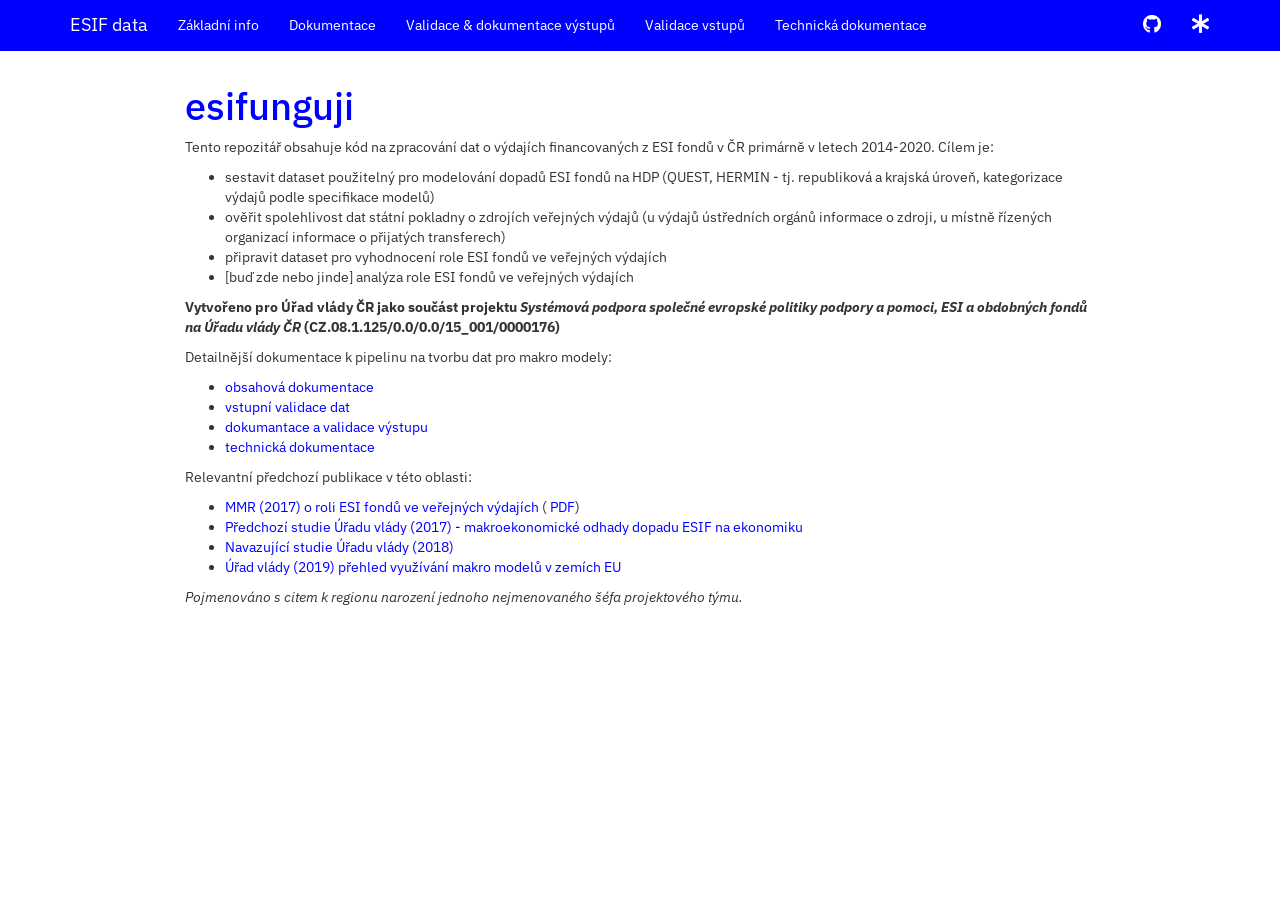
<file: docs/index.html>
<!DOCTYPE html>

<html>

<head>

<meta charset="utf-8" />
<meta name="generator" content="pandoc" />
<meta http-equiv="X-UA-Compatible" content="IE=EDGE" />




<title>esifunguji</title>

<script src="site_libs/header-attrs-2.9.7/header-attrs.js"></script>
<script src="site_libs/jquery-1.11.3/jquery.min.js"></script>
<meta name="viewport" content="width=device-width, initial-scale=1" />
<link href="site_libs/bootstrap-3.3.5/css/bootstrap.min.css" rel="stylesheet" />
<script src="site_libs/bootstrap-3.3.5/js/bootstrap.min.js"></script>
<script src="site_libs/bootstrap-3.3.5/shim/html5shiv.min.js"></script>
<script src="site_libs/bootstrap-3.3.5/shim/respond.min.js"></script>
<style>h1 {font-size: 34px;}
       h1.title {font-size: 38px;}
       h2 {font-size: 30px;}
       h3 {font-size: 24px;}
       h4 {font-size: 18px;}
       h5 {font-size: 16px;}
       h6 {font-size: 12px;}
       code {color: inherit; background-color: rgba(0, 0, 0, 0.04);}
       pre:not([class]) { background-color: white }</style>
<script src="site_libs/navigation-1.1/tabsets.js"></script>
<link href="site_libs/highlightjs-9.12.0/default.css" rel="stylesheet" />
<script src="site_libs/highlightjs-9.12.0/highlight.js"></script>
<link href="site_libs/pagedtable-1.1/css/pagedtable.css" rel="stylesheet" />
<script src="site_libs/pagedtable-1.1/js/pagedtable.js"></script>
<link href="site_libs/font-awesome-5.1.0/css/all.css" rel="stylesheet" />
<link href="site_libs/font-awesome-5.1.0/css/v4-shims.css" rel="stylesheet" />

<style type="text/css">
  code{white-space: pre-wrap;}
  span.smallcaps{font-variant: small-caps;}
  span.underline{text-decoration: underline;}
  div.column{display: inline-block; vertical-align: top; width: 50%;}
  div.hanging-indent{margin-left: 1.5em; text-indent: -1.5em;}
  ul.task-list{list-style: none;}
      .display.math{display: block; text-align: center; margin: 0.5rem auto;}
  </style>

<style type="text/css">code{white-space: pre;}</style>
<script type="text/javascript">
if (window.hljs) {
  hljs.configure({languages: []});
  hljs.initHighlightingOnLoad();
  if (document.readyState && document.readyState === "complete") {
    window.setTimeout(function() { hljs.initHighlighting(); }, 0);
  }
}
</script>





<link rel="stylesheet" href="site/site.css" type="text/css" />



<style type = "text/css">
.main-container {
  max-width: 940px;
  margin-left: auto;
  margin-right: auto;
}
img {
  max-width:100%;
}
.tabbed-pane {
  padding-top: 12px;
}
.html-widget {
  margin-bottom: 20px;
}
button.code-folding-btn:focus {
  outline: none;
}
summary {
  display: list-item;
}
pre code {
  padding: 0;
}
</style>


<style type="text/css">
.dropdown-submenu {
  position: relative;
}
.dropdown-submenu>.dropdown-menu {
  top: 0;
  left: 100%;
  margin-top: -6px;
  margin-left: -1px;
  border-radius: 0 6px 6px 6px;
}
.dropdown-submenu:hover>.dropdown-menu {
  display: block;
}
.dropdown-submenu>a:after {
  display: block;
  content: " ";
  float: right;
  width: 0;
  height: 0;
  border-color: transparent;
  border-style: solid;
  border-width: 5px 0 5px 5px;
  border-left-color: #cccccc;
  margin-top: 5px;
  margin-right: -10px;
}
.dropdown-submenu:hover>a:after {
  border-left-color: #adb5bd;
}
.dropdown-submenu.pull-left {
  float: none;
}
.dropdown-submenu.pull-left>.dropdown-menu {
  left: -100%;
  margin-left: 10px;
  border-radius: 6px 0 6px 6px;
}
</style>

<script type="text/javascript">
// manage active state of menu based on current page
$(document).ready(function () {
  // active menu anchor
  href = window.location.pathname
  href = href.substr(href.lastIndexOf('/') + 1)
  if (href === "")
    href = "index.html";
  var menuAnchor = $('a[href="' + href + '"]');

  // mark it active
  menuAnchor.tab('show');

  // if it's got a parent navbar menu mark it active as well
  menuAnchor.closest('li.dropdown').addClass('active');

  // Navbar adjustments
  var navHeight = $(".navbar").first().height() + 15;
  var style = document.createElement('style');
  var pt = "padding-top: " + navHeight + "px; ";
  var mt = "margin-top: -" + navHeight + "px; ";
  var css = "";
  // offset scroll position for anchor links (for fixed navbar)
  for (var i = 1; i <= 6; i++) {
    css += ".section h" + i + "{ " + pt + mt + "}\n";
  }
  style.innerHTML = "body {" + pt + "padding-bottom: 40px; }\n" + css;
  document.head.appendChild(style);
});
</script>

<!-- tabsets -->

<style type="text/css">
.tabset-dropdown > .nav-tabs {
  display: inline-table;
  max-height: 500px;
  min-height: 44px;
  overflow-y: auto;
  border: 1px solid #ddd;
  border-radius: 4px;
}

.tabset-dropdown > .nav-tabs > li.active:before {
  content: "";
  font-family: 'Glyphicons Halflings';
  display: inline-block;
  padding: 10px;
  border-right: 1px solid #ddd;
}

.tabset-dropdown > .nav-tabs.nav-tabs-open > li.active:before {
  content: "&#xe258;";
  border: none;
}

.tabset-dropdown > .nav-tabs.nav-tabs-open:before {
  content: "";
  font-family: 'Glyphicons Halflings';
  display: inline-block;
  padding: 10px;
  border-right: 1px solid #ddd;
}

.tabset-dropdown > .nav-tabs > li.active {
  display: block;
}

.tabset-dropdown > .nav-tabs > li > a,
.tabset-dropdown > .nav-tabs > li > a:focus,
.tabset-dropdown > .nav-tabs > li > a:hover {
  border: none;
  display: inline-block;
  border-radius: 4px;
  background-color: transparent;
}

.tabset-dropdown > .nav-tabs.nav-tabs-open > li {
  display: block;
  float: none;
}

.tabset-dropdown > .nav-tabs > li {
  display: none;
}
</style>

<!-- code folding -->




</head>

<body>


<div class="container-fluid main-container">




<div class="navbar navbar-default  navbar-fixed-top" role="navigation">
  <div class="container">
    <div class="navbar-header">
      <button type="button" class="navbar-toggle collapsed" data-toggle="collapse" data-target="#navbar">
        <span class="icon-bar"></span>
        <span class="icon-bar"></span>
        <span class="icon-bar"></span>
      </button>
      <a class="navbar-brand" href="index.html">ESIF data</a>
    </div>
    <div id="navbar" class="navbar-collapse collapse">
      <ul class="nav navbar-nav">
        <li>
  <a href="README.html">Základní info</a>
</li>
<li>
  <a href="s_doc.html">Dokumentace</a>
</li>
<li>
  <a href="s_output.html">Validace &amp; dokumentace výstupů</a>
</li>
<li>
  <a href="s_inputchecks.html">Validace vstupů</a>
</li>
<li>
  <a href="dev.html">Technická dokumentace</a>
</li>
      </ul>
      <ul class="nav navbar-nav navbar-right">
        <li>
  <a href="https://github.com/petrbouchal/esifunguji">
    <span class="fab fa-github fa-lg"></span>
     
  </a>
</li>
<li>
  <a href="https://petrbouchal.xyz">
    <span class="fas fa-asterisk fa-lg"></span>
     
  </a>
</li>
      </ul>
    </div><!--/.nav-collapse -->
  </div><!--/.container -->
</div><!--/.navbar -->

<div id="header">



<h1 class="title toc-ignore">esifunguji</h1>

</div>


<!-- README.md is generated from README.Rmd. Please edit that file -->
<!-- badges: start -->
<!-- badges: end -->
<p>Tento repozitář obsahuje kód na zpracování dat o výdajích financovaných z ESI fondů v ČR primárně v letech 2014-2020. Cílem je:</p>
<ul>
<li>sestavit dataset použitelný pro modelování dopadů ESI fondů na HDP (QUEST, HERMIN - tj. republiková a krajská úroveň, kategorizace výdajů podle specifikace modelů)</li>
<li>ověřit spolehlivost dat státní pokladny o zdrojích veřejných výdajů (u výdajů ústředních orgánů informace o zdroji, u místně řízených organizací informace o přijatých transferech)</li>
<li>připravit dataset pro vyhodnocení role ESI fondů ve veřejných výdajích</li>
<li>[buď zde nebo jinde] analýza role ESI fondů ve veřejných výdajích</li>
</ul>
<p><strong>Vytvořeno pro Úřad vlády ČR jako součást projektu <em>Systémová podpora společné evropské politiky podpory a pomoci, ESI a obdobných fondů na Úřadu vlády ČR</em> (CZ.08.1.125/0.0/0.0/15_001/0000176)</strong></p>
<p>Detailnější dokumentace k pipelinu na tvorbu dat pro makro modely:</p>
<ul>
<li><a href="s_doc.html">obsahová dokumentace</a></li>
<li><a href="s_inputchecks.html">vstupní validace dat</a></li>
<li><a href="s_output.html">dokumantace a validace výstupu</a></li>
<li><a href="dev.html">technická dokumentace</a></li>
</ul>
<p>Relevantní předchozí publikace v této oblasti:</p>
<ul>
<li><a href="https://dotaceeu.cz/cs/evropske-fondy-v-cr/narodni-organ-pro-koordinaci/evaluace/knihovna-evaluaci/verejne-vydaje-a-fondy-eu-2007%e2%80%932015">MMR (2017) o roli ESI fondů ve veřejných výdajích</a> ( <a href="https://dotaceeu.cz/Dotace/media/SF/NOK/Evaluace/Evalua%c4%8dn%c3%ad%20knihovna/2017/Adicionalita/Verejne-vydaje-a-fondy-EU-final-public_1.pdf">PDF</a>)</li>
<li><a href="https://www.vlada.cz/assets/evropske-zalezitosti/analyzy-EU/171204_Dopad_ESI_fondu_na_hospodarsky_rust_CR_final.pdf">Předchozí studie Úřadu vlády (2017) - makroekonomické odhady dopadu ESIF na ekonomiku</a></li>
<li><a href="https://www.vlada.cz/assets/evropske-zalezitosti/analyzy-EU/Dopad-ESI-fondu-na-hospodarstvi-CR.pdf">Navazující studie Úřadu vlády (2018)</a></li>
<li><a href="https://www.vlada.cz/assets/evropske-zalezitosti/aktualne/Vyuzivani-makroevaluaci-a-makroekonomickych-modelu-clenskymi-staty-EU.pdf">Úřad vlády (2019) přehled využívání makro modelů v zemích EU</a></li>
</ul>
<p><em>Pojmenováno s citem k regionu narození jednoho nejmenovaného šéfa projektového týmu.</em></p>




</div>

<script>

// add bootstrap table styles to pandoc tables
function bootstrapStylePandocTables() {
  $('tr.odd').parent('tbody').parent('table').addClass('table table-condensed');
}
$(document).ready(function () {
  bootstrapStylePandocTables();
});


</script>

<!-- tabsets -->

<script>
$(document).ready(function () {
  window.buildTabsets("TOC");
});

$(document).ready(function () {
  $('.tabset-dropdown > .nav-tabs > li').click(function () {
    $(this).parent().toggleClass('nav-tabs-open');
  });
});
</script>

<!-- code folding -->



</body>
</html>
</file>
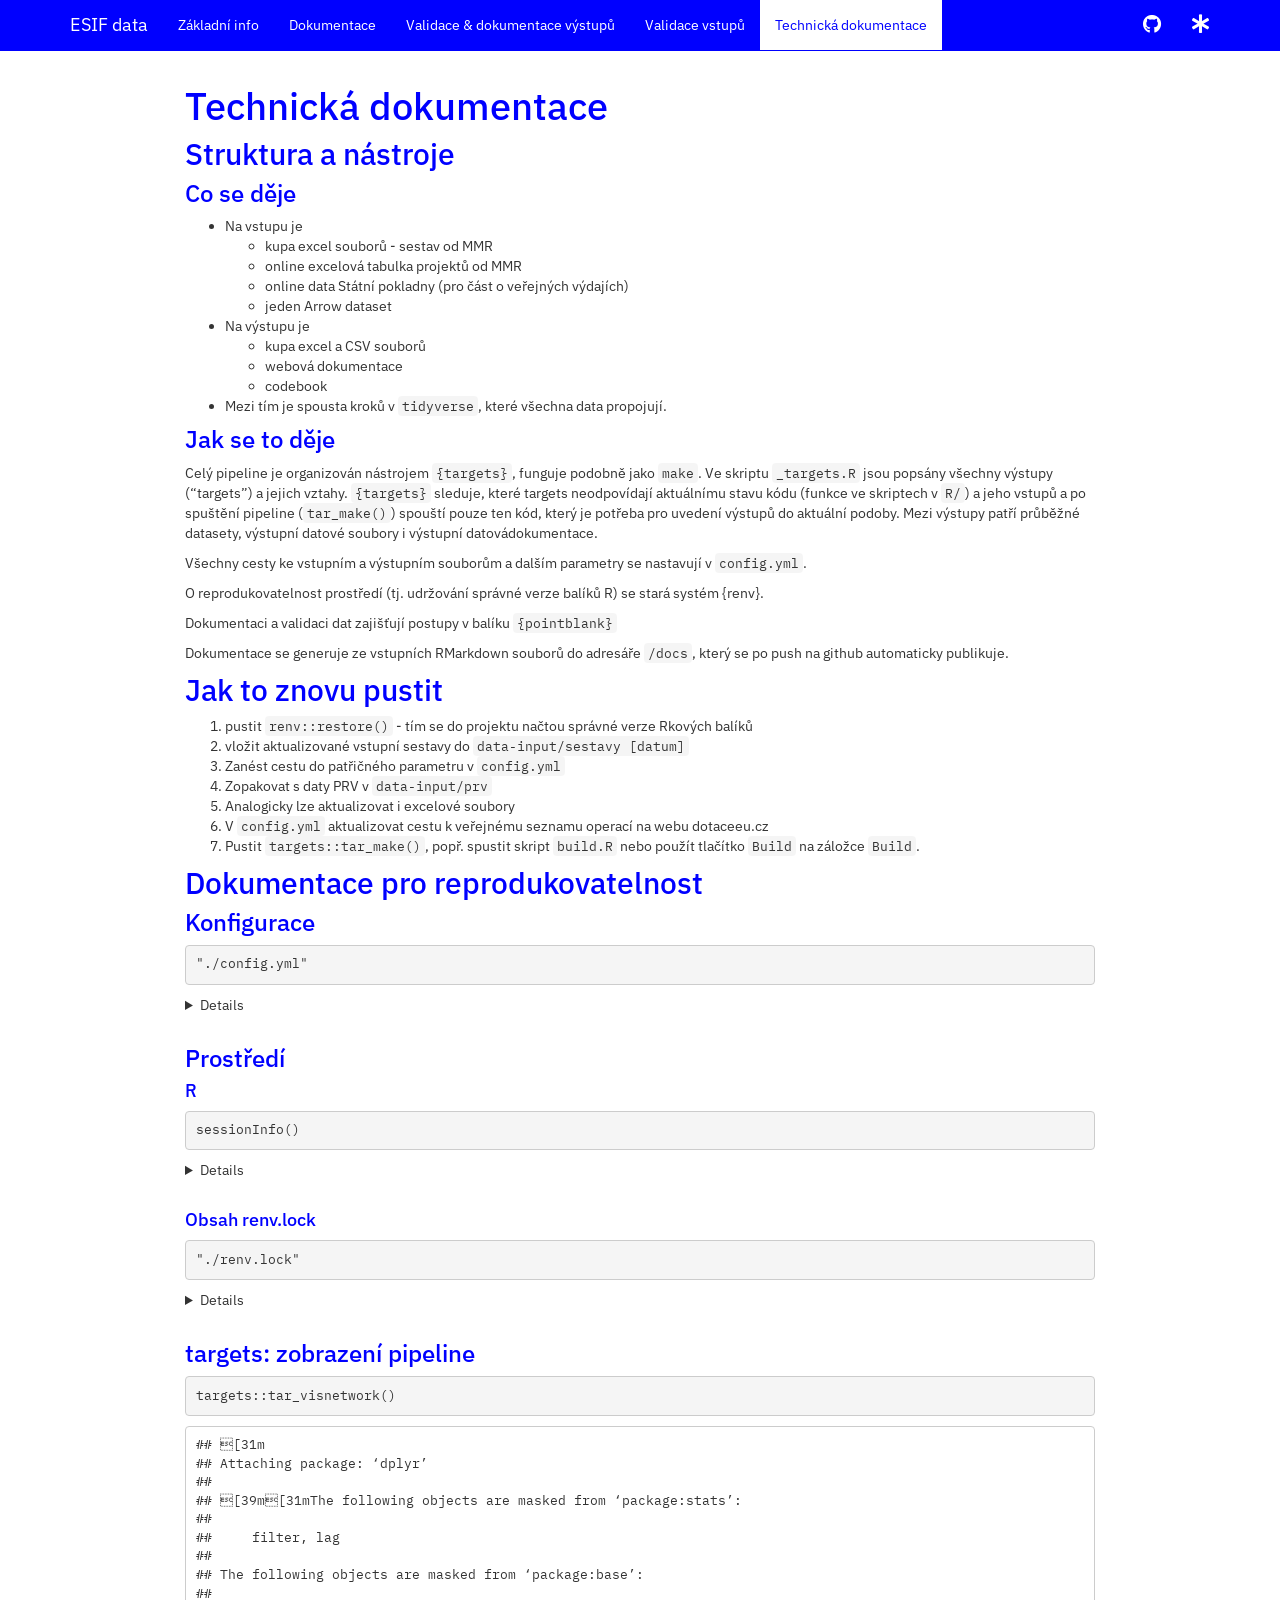
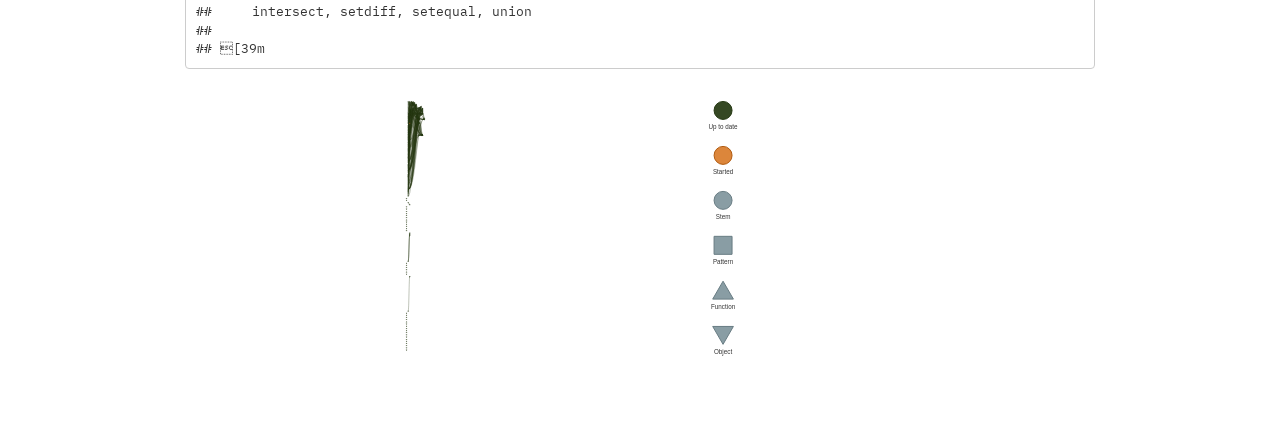
<file: docs/dev.html>
<!DOCTYPE html>

<html>

<head>

<meta charset="utf-8" />
<meta name="generator" content="pandoc" />
<meta http-equiv="X-UA-Compatible" content="IE=EDGE" />




<title>Technická dokumentace</title>

<script src="site_libs/header-attrs-2.9.7/header-attrs.js"></script>
<script src="site_libs/jquery-1.11.3/jquery.min.js"></script>
<meta name="viewport" content="width=device-width, initial-scale=1" />
<link href="site_libs/bootstrap-3.3.5/css/bootstrap.min.css" rel="stylesheet" />
<script src="site_libs/bootstrap-3.3.5/js/bootstrap.min.js"></script>
<script src="site_libs/bootstrap-3.3.5/shim/html5shiv.min.js"></script>
<script src="site_libs/bootstrap-3.3.5/shim/respond.min.js"></script>
<style>h1 {font-size: 34px;}
       h1.title {font-size: 38px;}
       h2 {font-size: 30px;}
       h3 {font-size: 24px;}
       h4 {font-size: 18px;}
       h5 {font-size: 16px;}
       h6 {font-size: 12px;}
       code {color: inherit; background-color: rgba(0, 0, 0, 0.04);}
       pre:not([class]) { background-color: white }</style>
<script src="site_libs/navigation-1.1/tabsets.js"></script>
<link href="site_libs/highlightjs-9.12.0/default.css" rel="stylesheet" />
<script src="site_libs/highlightjs-9.12.0/highlight.js"></script>
<link href="site_libs/pagedtable-1.1/css/pagedtable.css" rel="stylesheet" />
<script src="site_libs/pagedtable-1.1/js/pagedtable.js"></script>
<script src="site_libs/htmlwidgets-1.5.3/htmlwidgets.js"></script>
<link href="site_libs/vis-4.20.1/vis.css" rel="stylesheet" />
<script src="site_libs/vis-4.20.1/vis.min.js"></script>
<script src="site_libs/visNetwork-binding-2.0.9/visNetwork.js"></script>
<link href="site_libs/font-awesome-5.1.0/css/all.css" rel="stylesheet" />
<link href="site_libs/font-awesome-5.1.0/css/v4-shims.css" rel="stylesheet" />

<style type="text/css">
  code{white-space: pre-wrap;}
  span.smallcaps{font-variant: small-caps;}
  span.underline{text-decoration: underline;}
  div.column{display: inline-block; vertical-align: top; width: 50%;}
  div.hanging-indent{margin-left: 1.5em; text-indent: -1.5em;}
  ul.task-list{list-style: none;}
      .display.math{display: block; text-align: center; margin: 0.5rem auto;}
  </style>

<style type="text/css">code{white-space: pre;}</style>
<script type="text/javascript">
if (window.hljs) {
  hljs.configure({languages: []});
  hljs.initHighlightingOnLoad();
  if (document.readyState && document.readyState === "complete") {
    window.setTimeout(function() { hljs.initHighlighting(); }, 0);
  }
}
</script>





<link rel="stylesheet" href="site/site.css" type="text/css" />



<style type = "text/css">
.main-container {
  max-width: 940px;
  margin-left: auto;
  margin-right: auto;
}
img {
  max-width:100%;
}
.tabbed-pane {
  padding-top: 12px;
}
.html-widget {
  margin-bottom: 20px;
}
button.code-folding-btn:focus {
  outline: none;
}
summary {
  display: list-item;
}
pre code {
  padding: 0;
}
</style>


<style type="text/css">
.dropdown-submenu {
  position: relative;
}
.dropdown-submenu>.dropdown-menu {
  top: 0;
  left: 100%;
  margin-top: -6px;
  margin-left: -1px;
  border-radius: 0 6px 6px 6px;
}
.dropdown-submenu:hover>.dropdown-menu {
  display: block;
}
.dropdown-submenu>a:after {
  display: block;
  content: " ";
  float: right;
  width: 0;
  height: 0;
  border-color: transparent;
  border-style: solid;
  border-width: 5px 0 5px 5px;
  border-left-color: #cccccc;
  margin-top: 5px;
  margin-right: -10px;
}
.dropdown-submenu:hover>a:after {
  border-left-color: #adb5bd;
}
.dropdown-submenu.pull-left {
  float: none;
}
.dropdown-submenu.pull-left>.dropdown-menu {
  left: -100%;
  margin-left: 10px;
  border-radius: 6px 0 6px 6px;
}
</style>

<script type="text/javascript">
// manage active state of menu based on current page
$(document).ready(function () {
  // active menu anchor
  href = window.location.pathname
  href = href.substr(href.lastIndexOf('/') + 1)
  if (href === "")
    href = "index.html";
  var menuAnchor = $('a[href="' + href + '"]');

  // mark it active
  menuAnchor.tab('show');

  // if it's got a parent navbar menu mark it active as well
  menuAnchor.closest('li.dropdown').addClass('active');

  // Navbar adjustments
  var navHeight = $(".navbar").first().height() + 15;
  var style = document.createElement('style');
  var pt = "padding-top: " + navHeight + "px; ";
  var mt = "margin-top: -" + navHeight + "px; ";
  var css = "";
  // offset scroll position for anchor links (for fixed navbar)
  for (var i = 1; i <= 6; i++) {
    css += ".section h" + i + "{ " + pt + mt + "}\n";
  }
  style.innerHTML = "body {" + pt + "padding-bottom: 40px; }\n" + css;
  document.head.appendChild(style);
});
</script>

<!-- tabsets -->

<style type="text/css">
.tabset-dropdown > .nav-tabs {
  display: inline-table;
  max-height: 500px;
  min-height: 44px;
  overflow-y: auto;
  border: 1px solid #ddd;
  border-radius: 4px;
}

.tabset-dropdown > .nav-tabs > li.active:before {
  content: "";
  font-family: 'Glyphicons Halflings';
  display: inline-block;
  padding: 10px;
  border-right: 1px solid #ddd;
}

.tabset-dropdown > .nav-tabs.nav-tabs-open > li.active:before {
  content: "&#xe258;";
  border: none;
}

.tabset-dropdown > .nav-tabs.nav-tabs-open:before {
  content: "";
  font-family: 'Glyphicons Halflings';
  display: inline-block;
  padding: 10px;
  border-right: 1px solid #ddd;
}

.tabset-dropdown > .nav-tabs > li.active {
  display: block;
}

.tabset-dropdown > .nav-tabs > li > a,
.tabset-dropdown > .nav-tabs > li > a:focus,
.tabset-dropdown > .nav-tabs > li > a:hover {
  border: none;
  display: inline-block;
  border-radius: 4px;
  background-color: transparent;
}

.tabset-dropdown > .nav-tabs.nav-tabs-open > li {
  display: block;
  float: none;
}

.tabset-dropdown > .nav-tabs > li {
  display: none;
}
</style>

<!-- code folding -->




</head>

<body>


<div class="container-fluid main-container">




<div class="navbar navbar-default  navbar-fixed-top" role="navigation">
  <div class="container">
    <div class="navbar-header">
      <button type="button" class="navbar-toggle collapsed" data-toggle="collapse" data-target="#navbar">
        <span class="icon-bar"></span>
        <span class="icon-bar"></span>
        <span class="icon-bar"></span>
      </button>
      <a class="navbar-brand" href="index.html">ESIF data</a>
    </div>
    <div id="navbar" class="navbar-collapse collapse">
      <ul class="nav navbar-nav">
        <li>
  <a href="README.html">Základní info</a>
</li>
<li>
  <a href="s_doc.html">Dokumentace</a>
</li>
<li>
  <a href="s_output.html">Validace &amp; dokumentace výstupů</a>
</li>
<li>
  <a href="s_inputchecks.html">Validace vstupů</a>
</li>
<li>
  <a href="dev.html">Technická dokumentace</a>
</li>
      </ul>
      <ul class="nav navbar-nav navbar-right">
        <li>
  <a href="https://github.com/petrbouchal/esifunguji">
    <span class="fab fa-github fa-lg"></span>
     
  </a>
</li>
<li>
  <a href="https://petrbouchal.xyz">
    <span class="fas fa-asterisk fa-lg"></span>
     
  </a>
</li>
      </ul>
    </div><!--/.nav-collapse -->
  </div><!--/.container -->
</div><!--/.navbar -->

<div id="header">



<h1 class="title toc-ignore">Technická dokumentace</h1>

</div>


<div id="struktura-a-nástroje" class="section level2">
<h2>Struktura a nástroje</h2>
<div id="co-se-děje" class="section level3">
<h3>Co se děje</h3>
<ul>
<li>Na vstupu je
<ul>
<li>kupa excel souborů - sestav od MMR</li>
<li>online excelová tabulka projektů od MMR</li>
<li>online data Státní pokladny (pro část o veřejných výdajích)</li>
<li>jeden Arrow dataset</li>
</ul></li>
<li>Na výstupu je
<ul>
<li>kupa excel a CSV souborů</li>
<li>webová dokumentace</li>
<li>codebook</li>
</ul></li>
<li>Mezi tím je spousta kroků v <code>tidyverse</code>, které všechna data propojují.</li>
</ul>
</div>
<div id="jak-se-to-děje" class="section level3">
<h3>Jak se to děje</h3>
<p>Celý pipeline je organizován nástrojem <code>{targets}</code>, funguje podobně jako <code>make</code>. Ve skriptu <code>_targets.R</code> jsou popsány všechny výstupy (“targets”) a jejich vztahy. <code>{targets}</code> sleduje, které targets neodpovídají aktuálnímu stavu kódu (funkce ve skriptech v <code>R/</code>) a jeho vstupů a po spuštění pipeline (<code>tar_make()</code>) spouští pouze ten kód, který je potřeba pro uvedení výstupů do aktuální podoby. Mezi výstupy patří průběžné datasety, výstupní datové soubory i výstupní datovádokumentace.</p>
<p>Všechny cesty ke vstupním a výstupním souborům a dalším parametry se nastavují v <code>config.yml</code>.</p>
<p>O reprodukovatelnost prostředí (tj. udržování správné verze balíků R) se stará systém {renv}.</p>
<p>Dokumentaci a validaci dat zajišťují postupy v balíku <code>{pointblank}</code></p>
<p>Dokumentace se generuje ze vstupních RMarkdown souborů do adresáře <code>/docs</code>, který se po push na github automaticky publikuje.</p>
</div>
</div>
<div id="jak-to-znovu-pustit" class="section level2">
<h2>Jak to znovu pustit</h2>
<ol style="list-style-type: decimal">
<li>pustit <code>renv::restore()</code> - tím se do projektu načtou správné verze Rkových balíků</li>
<li>vložit aktualizované vstupní sestavy do <code>data-input/sestavy [datum]</code></li>
<li>Zanést cestu do patřičného parametru v <code>config.yml</code></li>
<li>Zopakovat s daty PRV v <code>data-input/prv</code></li>
<li>Analogicky lze aktualizovat i excelové soubory</li>
<li>V <code>config.yml</code> aktualizovat cestu k veřejnému seznamu operací na webu dotaceeu.cz</li>
<li>Pustit <code>targets::tar_make()</code>, popř. spustit skript <code>build.R</code> nebo použít tlačítko <code>Build</code> na záložce <code>Build</code>.</li>
</ol>
</div>
<div id="dokumentace-pro-reprodukovatelnost" class="section level2">
<h2>Dokumentace pro reprodukovatelnost</h2>
<div id="konfigurace" class="section level3">
<h3>Konfigurace</h3>
<pre class="details"><code>&quot;./config.yml&quot;</code></pre>
<details closed>
<pre class="r"><code>
default:

  # settings for MISRIS (central budget starting from 2015)
  sp_years_central_new: !expr 2015:2020 # which years to download
  sp_months_central_new: 12 # which month&#39;s data to download
  sp_central_arrowdir_new: &quot;data-processed/sp-central-new-arr&quot;


  sp_nastroj_ids_1420_ops: [&quot;102&quot;, &quot;103&quot;, &quot;104&quot;, &quot;105&quot;, &quot;106&quot;, &quot;107&quot;, &quot;108&quot;, &quot;109&quot;]
  sp_nastroj_ids_1420_prv: [&quot;130&quot;, &quot;187&quot;]

  # settings for FINU (central budget 2010-2014)
  sp_years_central_old: !expr 2010:2014
  sp_months_central_old: 12
  sp_central_arrowdir_old: &quot;data-processed/sp-central-old-arr&quot;

  # settings for FINM (local budget 2010-2014)
  sp_years_local: !expr 2010:2020
  sp_months_local: 12
  sp_local_arrowdir: &quot;data-processed/sp-local-arr&quot;
  sp_local_grants_arrowdir: &quot;data-processed/sp-local-grants-arr&quot;

  # URL for getting project data
  ef_pubxls_url: &quot;https://dotaceeu.cz/getmedia/6297d56b-0b57-418d-ad25-dd16bd687479/2021_06-Seznam-operaci-_-List-of-operations.xls.aspx?ext=.xls&quot;

  # sestavy from MS
  sest_dir: &quot;data-input/sestavy 20210528&quot;
  sest_xlsx_prj: &quot;E001 Identifikace projektu.xlsx&quot;
  sest_xlsx_fin: &quot;E003 Finance celkem.xlsx&quot;
  sest_xlsx_zop: &quot;E004 Žádosti o platbu.xlsx&quot;
  sest_xlsx_obl: &quot;E005 Kategorizace_oblast.xlsx&quot;

  # PRV data-input

  prv_data_path: &quot;data-input/prv/PRV 2014-20 k XII. 2020.XLSX&quot;

  # Quest/Hermin categorisations
  mc_xlsx_q: &quot;data-input/kategorizace/kategorie_questNEW-2.xlsx&quot;
  mc_xlsx_h: &quot;data-input/kategorizace/AIS_desagregace_rHERMIN.xlsx&quot;
  mc_xlsx_prv: &quot;data-input/kategorizace/Navrh - KATEGORIZACE - Operace PRV + priority.xlsx&quot;

  # Arrow directory of cleaned up geolocation data for projects
  ef_obce_arrowdir: &quot;data-input/esif-projekty-obce&quot;

  # Excel file with hierarchy of all objectives and categories
  hier_excel_path: &quot;data-input/matice/Hierarchie_uprava_CSR_NPR-O27-uprava_20210125.xlsx&quot;
  hier_excel_sheet: SC

  # IDs
  czso_pop_table_id: &quot;130149&quot;

  # export location - macro
  macro_export_dir: &quot;data-export/export_202108&quot;

  macro_export_reg_xlsx_a: &quot;macro-sum_reg_quarterly.xlsx&quot;
  macro_export_reg_xlsx_q: &quot;macro-sum_reg_annual.xlsx&quot;
  macro_export_reg_csv_a: &quot;macro-sum_reg_quarterly.csv&quot;
  macro_export_reg_csv_q: &quot;macro-sum_reg_annual.csv&quot;

  macro_export_xlsx_a: &quot;macro-sum_quarterly.xlsx&quot;
  macro_export_xlsx_q: &quot;macro-sum_annual.xlsx&quot;
  macro_export_csv_a: &quot;macro-sum_quarterly.csv&quot;
  macro_export_csv_q: &quot;macro-sum_annual.csv&quot;

  macro_export_cdbk: &quot;macro-sum_codebook.yaml&quot;

  repo_remote: &quot;https://github.com/petrbouchal/esifunguji&quot;

  # export location - hierarchy
  hier_export_dir: &quot;data-export/matice_202108&quot;
  hier_export_xlsx: &quot;matice.xlsx&quot;
</code></pre>
</details>
<p><br></p>
</div>
<div id="prostředí" class="section level3">
<h3>Prostředí</h3>
<div id="r" class="section level4">
<h4>R</h4>
<pre class="details"><code>sessionInfo()</code></pre>
<details closed>
<pre class="r"><code>
R version 4.1.0 (2021-05-18)
Platform: x86_64-apple-darwin17.0 (64-bit)
Running under: macOS Big Sur 10.16

Matrix products: default
BLAS:   /Library/Frameworks/R.framework/Versions/4.1/Resources/lib/libRblas.dylib
LAPACK: /Library/Frameworks/R.framework/Versions/4.1/Resources/lib/libRlapack.dylib

locale:
[1] en_US.UTF-8/en_US.UTF-8/en_US.UTF-8/C/en_US.UTF-8/en_US.UTF-8

attached base packages:
[1] stats     graphics  grDevices datasets  utils     methods   base     

other attached packages:
 [1] ggplot2_3.3.3             forcats_0.5.0            
 [3] details_0.2.1             pointblank_0.8.0.9000    
 [5] purrr_0.3.4               readr_1.4.0              
 [7] writexl_1.4.0             lubridate_1.7.10         
 [9] czso_0.3.4                ragg_1.1.0               
[11] tidyr_1.1.3               arrow_5.0.0              
[13] purrrow_0.0.0.9000        config_0.3.1             
[15] httr_1.4.2                curl_4.3                 
[17] janitor_2.0.1             readxl_1.3.1             
[19] here_1.0.1                statnipokladna_0.6.0.9000
[21] stringr_1.4.0             dplyr_1.0.7              
[23] magrittr_2.0.1            future_1.21.0            
[25] tarchetypes_0.2.0         targets_0.6.0.9000       

loaded via a namespace (and not attached):
 [1] fs_1.5.0          usethis_2.0.1     blastula_0.3.2    bit64_4.0.5      
 [5] rprojroot_2.0.2   tools_4.1.0       bslib_0.2.4       utf8_1.2.2       
 [9] R6_2.5.0          DBI_1.1.0         colorspace_2.0-0  withr_2.4.2      
[13] tidyselect_1.1.1  processx_3.5.2    bit_4.0.4         compiler_4.1.0   
[17] extrafontdb_1.0   textshaping_0.3.0 cli_3.0.1         xml2_1.3.2       
[21] desc_1.3.0        sass_0.3.1        scales_1.1.1      callr_3.7.0.9000 
[25] systemfonts_1.0.1 digest_0.6.27     rmarkdown_2.9.7   pkgconfig_2.0.3  
[29] htmltools_0.5.1.1 extrafont_0.17    parallelly_1.23.0 rlang_0.4.11     
[33] rstudioapi_0.13   jquerylib_0.1.3   generics_0.1.0    jsonlite_1.7.2   
[37] Rcpp_1.0.6        munsell_0.5.0     fansi_0.5.0       clipr_0.7.1      
[41] gdtools_0.2.3     lifecycle_1.0.0   ptrr_0.2.0.9000   stringi_1.5.3    
[45] yaml_2.2.1        snakecase_0.11.0  grid_4.1.0        hrbrthemes_0.8.0 
[49] parallel_4.1.0    listenv_0.8.0     crayon_1.4.1      hms_1.0.0        
[53] knitr_1.31        ps_1.6.0          pillar_1.6.2      igraph_1.2.6     
[57] codetools_0.2-18  glue_1.4.2        evaluate_0.14     data.table_1.14.0
[61] renv_0.14.0       png_0.1-7         vctrs_0.3.8       Rttf2pt1_1.3.8   
[65] cellranger_1.1.0  gtable_0.3.0      assertthat_0.2.1  xfun_0.24        
[69] tibble_3.1.3      globals_0.14.0    ellipsis_0.3.2   
</code></pre>
</details>
<p><br></p>
</div>
<div id="obsah-renv.lock" class="section level4">
<h4>Obsah renv.lock</h4>
<pre class="details"><code>&quot;./renv.lock&quot;</code></pre>
<details closed>
<pre class="r"><code>
{
  &quot;R&quot;: {
    &quot;Version&quot;: &quot;4.1.0&quot;,
    &quot;Repositories&quot;: [
      {
        &quot;Name&quot;: &quot;CRAN&quot;,
        &quot;URL&quot;: &quot;https://cran.rstudio.com&quot;
      }
    ]
  },
  &quot;Packages&quot;: {
    &quot;BH&quot;: {
      &quot;Package&quot;: &quot;BH&quot;,
      &quot;Version&quot;: &quot;1.75.0-0&quot;,
      &quot;Source&quot;: &quot;Repository&quot;,
      &quot;Repository&quot;: &quot;CRAN&quot;,
      &quot;Hash&quot;: &quot;e4c04affc2cac20c8fec18385cd14691&quot;
    },
    &quot;DBI&quot;: {
      &quot;Package&quot;: &quot;DBI&quot;,
      &quot;Version&quot;: &quot;1.1.0&quot;,
      &quot;Source&quot;: &quot;Repository&quot;,
      &quot;Repository&quot;: &quot;CRAN&quot;,
      &quot;Hash&quot;: &quot;4744be45519d675af66c28478720fce5&quot;
    },
    &quot;DT&quot;: {
      &quot;Package&quot;: &quot;DT&quot;,
      &quot;Version&quot;: &quot;0.17&quot;,
      &quot;Source&quot;: &quot;Repository&quot;,
      &quot;Repository&quot;: &quot;CRAN&quot;,
      &quot;Hash&quot;: &quot;56b33b77f4cffd78ff96b8e5a69eabb0&quot;
    },
    &quot;MASS&quot;: {
      &quot;Package&quot;: &quot;MASS&quot;,
      &quot;Version&quot;: &quot;7.3-53&quot;,
      &quot;Source&quot;: &quot;Repository&quot;,
      &quot;Repository&quot;: &quot;CRAN&quot;,
      &quot;Hash&quot;: &quot;d1bc1c8e9c0ace57ec9ffea01021d45f&quot;
    },
    &quot;Matrix&quot;: {
      &quot;Package&quot;: &quot;Matrix&quot;,
      &quot;Version&quot;: &quot;1.2-18&quot;,
      &quot;Source&quot;: &quot;Repository&quot;,
      &quot;Repository&quot;: &quot;CRAN&quot;,
      &quot;Hash&quot;: &quot;08588806cba69f04797dab50627428ed&quot;
    },
    &quot;R6&quot;: {
      &quot;Package&quot;: &quot;R6&quot;,
      &quot;Version&quot;: &quot;2.5.0&quot;,
      &quot;Source&quot;: &quot;Repository&quot;,
      &quot;Repository&quot;: &quot;CRAN&quot;,
      &quot;Hash&quot;: &quot;b203113193e70978a696b2809525649d&quot;
    },
    &quot;RColorBrewer&quot;: {
      &quot;Package&quot;: &quot;RColorBrewer&quot;,
      &quot;Version&quot;: &quot;1.1-2&quot;,
      &quot;Source&quot;: &quot;Repository&quot;,
      &quot;Repository&quot;: &quot;CRAN&quot;,
      &quot;Hash&quot;: &quot;e031418365a7f7a766181ab5a41a5716&quot;
    },
    &quot;RCurl&quot;: {
      &quot;Package&quot;: &quot;RCurl&quot;,
      &quot;Version&quot;: &quot;1.98-1.3&quot;,
      &quot;Source&quot;: &quot;Repository&quot;,
      &quot;Repository&quot;: &quot;CRAN&quot;,
      &quot;Hash&quot;: &quot;ddac9abbfba243f9aeab9b5680b968d3&quot;
    },
    &quot;Rcpp&quot;: {
      &quot;Package&quot;: &quot;Rcpp&quot;,
      &quot;Version&quot;: &quot;1.0.6&quot;,
      &quot;Source&quot;: &quot;Repository&quot;,
      &quot;Repository&quot;: &quot;CRAN&quot;,
      &quot;Hash&quot;: &quot;dbb5e436998a7eba5a9d682060533338&quot;
    },
    &quot;Rttf2pt1&quot;: {
      &quot;Package&quot;: &quot;Rttf2pt1&quot;,
      &quot;Version&quot;: &quot;1.3.8&quot;,
      &quot;Source&quot;: &quot;Repository&quot;,
      &quot;Repository&quot;: &quot;CRAN&quot;,
      &quot;Hash&quot;: &quot;8c4137a9ab70de4787d57758f8190617&quot;
    },
    &quot;arrow&quot;: {
      &quot;Package&quot;: &quot;arrow&quot;,
      &quot;Version&quot;: &quot;5.0.0&quot;,
      &quot;Source&quot;: &quot;Repository&quot;,
      &quot;Repository&quot;: &quot;CRAN&quot;,
      &quot;Hash&quot;: &quot;2b09a5d420c3dbcdfe72db10fb29c7e6&quot;
    },
    &quot;askpass&quot;: {
      &quot;Package&quot;: &quot;askpass&quot;,
      &quot;Version&quot;: &quot;1.1&quot;,
      &quot;Source&quot;: &quot;Repository&quot;,
      &quot;Repository&quot;: &quot;CRAN&quot;,
      &quot;Hash&quot;: &quot;e8a22846fff485f0be3770c2da758713&quot;
    },
    &quot;assertthat&quot;: {
      &quot;Package&quot;: &quot;assertthat&quot;,
      &quot;Version&quot;: &quot;0.2.1&quot;,
      &quot;Source&quot;: &quot;Repository&quot;,
      &quot;Repository&quot;: &quot;CRAN&quot;,
      &quot;Hash&quot;: &quot;50c838a310445e954bc13f26f26a6ecf&quot;
    },
    &quot;backports&quot;: {
      &quot;Package&quot;: &quot;backports&quot;,
      &quot;Version&quot;: &quot;1.2.1&quot;,
      &quot;Source&quot;: &quot;Repository&quot;,
      &quot;Repository&quot;: &quot;CRAN&quot;,
      &quot;Hash&quot;: &quot;644043219fc24e190c2f620c1a380a69&quot;
    },
    &quot;base64enc&quot;: {
      &quot;Package&quot;: &quot;base64enc&quot;,
      &quot;Version&quot;: &quot;0.1-3&quot;,
      &quot;Source&quot;: &quot;Repository&quot;,
      &quot;Repository&quot;: &quot;CRAN&quot;,
      &quot;Hash&quot;: &quot;543776ae6848fde2f48ff3816d0628bc&quot;
    },
    &quot;bit&quot;: {
      &quot;Package&quot;: &quot;bit&quot;,
      &quot;Version&quot;: &quot;4.0.4&quot;,
      &quot;Source&quot;: &quot;Repository&quot;,
      &quot;Repository&quot;: &quot;CRAN&quot;,
      &quot;Hash&quot;: &quot;f36715f14d94678eea9933af927bc15d&quot;
    },
    &quot;bit64&quot;: {
      &quot;Package&quot;: &quot;bit64&quot;,
      &quot;Version&quot;: &quot;4.0.5&quot;,
      &quot;Source&quot;: &quot;Repository&quot;,
      &quot;Repository&quot;: &quot;CRAN&quot;,
      &quot;Hash&quot;: &quot;9fe98599ca456d6552421db0d6772d8f&quot;
    },
    &quot;bitops&quot;: {
      &quot;Package&quot;: &quot;bitops&quot;,
      &quot;Version&quot;: &quot;1.0-6&quot;,
      &quot;Source&quot;: &quot;Repository&quot;,
      &quot;Repository&quot;: &quot;CRAN&quot;,
      &quot;Hash&quot;: &quot;0b118d5900596bae6c4d4865374536a6&quot;
    },
    &quot;blastula&quot;: {
      &quot;Package&quot;: &quot;blastula&quot;,
      &quot;Version&quot;: &quot;0.3.2&quot;,
      &quot;Source&quot;: &quot;Repository&quot;,
      &quot;Repository&quot;: &quot;CRAN&quot;,
      &quot;Hash&quot;: &quot;1f45952e8aadddb043afb988b988dd52&quot;
    },
    &quot;blob&quot;: {
      &quot;Package&quot;: &quot;blob&quot;,
      &quot;Version&quot;: &quot;1.2.1&quot;,
      &quot;Source&quot;: &quot;Repository&quot;,
      &quot;Repository&quot;: &quot;CRAN&quot;,
      &quot;Hash&quot;: &quot;9addc7e2c5954eca5719928131fed98c&quot;
    },
    &quot;brew&quot;: {
      &quot;Package&quot;: &quot;brew&quot;,
      &quot;Version&quot;: &quot;1.0-6&quot;,
      &quot;Source&quot;: &quot;Repository&quot;,
      &quot;Repository&quot;: &quot;CRAN&quot;,
      &quot;Hash&quot;: &quot;92a5f887f9ae3035ac7afde22ba73ee9&quot;
    },
    &quot;brio&quot;: {
      &quot;Package&quot;: &quot;brio&quot;,
      &quot;Version&quot;: &quot;1.1.1&quot;,
      &quot;Source&quot;: &quot;Repository&quot;,
      &quot;Repository&quot;: &quot;CRAN&quot;,
      &quot;Hash&quot;: &quot;36758510e65a457efeefa50e1e7f0576&quot;
    },
    &quot;broom&quot;: {
      &quot;Package&quot;: &quot;broom&quot;,
      &quot;Version&quot;: &quot;0.7.3&quot;,
      &quot;Source&quot;: &quot;Repository&quot;,
      &quot;Repository&quot;: &quot;CRAN&quot;,
      &quot;Hash&quot;: &quot;5581a5ddc8fe2ac5e0d092ec2de4c4ae&quot;
    },
    &quot;bs4Dash&quot;: {
      &quot;Package&quot;: &quot;bs4Dash&quot;,
      &quot;Version&quot;: &quot;2.0.2&quot;,
      &quot;Source&quot;: &quot;Repository&quot;,
      &quot;Repository&quot;: &quot;CRAN&quot;,
      &quot;Hash&quot;: &quot;e91fefcf385e2433f574263619307243&quot;
    },
    &quot;bslib&quot;: {
      &quot;Package&quot;: &quot;bslib&quot;,
      &quot;Version&quot;: &quot;0.2.4&quot;,
      &quot;Source&quot;: &quot;Repository&quot;,
      &quot;Repository&quot;: &quot;CRAN&quot;,
      &quot;Hash&quot;: &quot;4830a372b241d78ed6f53731ee3023ac&quot;
    },
    &quot;cachem&quot;: {
      &quot;Package&quot;: &quot;cachem&quot;,
      &quot;Version&quot;: &quot;1.0.4&quot;,
      &quot;Source&quot;: &quot;Repository&quot;,
      &quot;Repository&quot;: &quot;CRAN&quot;,
      &quot;Hash&quot;: &quot;2703a46dcabfb902f10060b2bca9f708&quot;
    },
    &quot;callr&quot;: {
      &quot;Package&quot;: &quot;callr&quot;,
      &quot;Version&quot;: &quot;3.7.0.9000&quot;,
      &quot;Source&quot;: &quot;GitHub&quot;,
      &quot;RemoteType&quot;: &quot;github&quot;,
      &quot;RemoteHost&quot;: &quot;api.github.com&quot;,
      &quot;RemoteUsername&quot;: &quot;r-lib&quot;,
      &quot;RemoteRepo&quot;: &quot;callr&quot;,
      &quot;RemoteRef&quot;: &quot;master&quot;,
      &quot;RemoteSha&quot;: &quot;ef9c9d8e9d2061b11b0844661182ca80b15572c8&quot;,
      &quot;Hash&quot;: &quot;9e5cf59fb4a333d729e2d04e927dd8ff&quot;
    },
    &quot;cellranger&quot;: {
      &quot;Package&quot;: &quot;cellranger&quot;,
      &quot;Version&quot;: &quot;1.1.0&quot;,
      &quot;Source&quot;: &quot;Repository&quot;,
      &quot;Repository&quot;: &quot;CRAN&quot;,
      &quot;Hash&quot;: &quot;f61dbaec772ccd2e17705c1e872e9e7c&quot;
    },
    &quot;checkmate&quot;: {
      &quot;Package&quot;: &quot;checkmate&quot;,
      &quot;Version&quot;: &quot;2.0.0&quot;,
      &quot;Source&quot;: &quot;Repository&quot;,
      &quot;Repository&quot;: &quot;CRAN&quot;,
      &quot;Hash&quot;: &quot;a667800d5f0350371bedeb8b8b950289&quot;
    },
    &quot;cli&quot;: {
      &quot;Package&quot;: &quot;cli&quot;,
      &quot;Version&quot;: &quot;3.0.1&quot;,
      &quot;Source&quot;: &quot;Repository&quot;,
      &quot;Repository&quot;: &quot;CRAN&quot;,
      &quot;Hash&quot;: &quot;e3ae5d68dea0c55a12ea12a9fda02e61&quot;
    },
    &quot;clustermq&quot;: {
      &quot;Package&quot;: &quot;clustermq&quot;,
      &quot;Version&quot;: &quot;0.8.95.1&quot;,
      &quot;Source&quot;: &quot;Repository&quot;,
      &quot;Repository&quot;: &quot;CRAN&quot;,
      &quot;Hash&quot;: &quot;385cd5623e6f8f27dc79437398dceed1&quot;
    },
    &quot;codetools&quot;: {
      &quot;Package&quot;: &quot;codetools&quot;,
      &quot;Version&quot;: &quot;0.2-18&quot;,
      &quot;Source&quot;: &quot;Repository&quot;,
      &quot;Repository&quot;: &quot;CRAN&quot;,
      &quot;Hash&quot;: &quot;019388fc48e48b3da0d3a76ff94608a8&quot;
    },
    &quot;colorspace&quot;: {
      &quot;Package&quot;: &quot;colorspace&quot;,
      &quot;Version&quot;: &quot;2.0-0&quot;,
      &quot;Source&quot;: &quot;Repository&quot;,
      &quot;Repository&quot;: &quot;CRAN&quot;,
      &quot;Hash&quot;: &quot;abea3384649ef37f60ef51ce002f3547&quot;
    },
    &quot;commonmark&quot;: {
      &quot;Package&quot;: &quot;commonmark&quot;,
      &quot;Version&quot;: &quot;1.7&quot;,
      &quot;Source&quot;: &quot;Repository&quot;,
      &quot;Repository&quot;: &quot;CRAN&quot;,
      &quot;Hash&quot;: &quot;0f22be39ec1d141fd03683c06f3a6e67&quot;
    },
    &quot;config&quot;: {
      &quot;Package&quot;: &quot;config&quot;,
      &quot;Version&quot;: &quot;0.3.1&quot;,
      &quot;Source&quot;: &quot;Repository&quot;,
      &quot;Repository&quot;: &quot;CRAN&quot;,
      &quot;Hash&quot;: &quot;31d77b09f63550cee9ecb5a08bf76e8f&quot;
    },
    &quot;cpp11&quot;: {
      &quot;Package&quot;: &quot;cpp11&quot;,
      &quot;Version&quot;: &quot;0.2.6&quot;,
      &quot;Source&quot;: &quot;Repository&quot;,
      &quot;Repository&quot;: &quot;CRAN&quot;,
      &quot;Hash&quot;: &quot;f08909ebdad90b19d8d3930da4220564&quot;
    },
    &quot;credentials&quot;: {
      &quot;Package&quot;: &quot;credentials&quot;,
      &quot;Version&quot;: &quot;1.3.0&quot;,
      &quot;Source&quot;: &quot;Repository&quot;,
      &quot;Repository&quot;: &quot;CRAN&quot;,
      &quot;Hash&quot;: &quot;a96728288c75a814c900af9da84387be&quot;
    },
    &quot;crosstalk&quot;: {
      &quot;Package&quot;: &quot;crosstalk&quot;,
      &quot;Version&quot;: &quot;1.1.1&quot;,
      &quot;Source&quot;: &quot;Repository&quot;,
      &quot;Repository&quot;: &quot;CRAN&quot;,
      &quot;Hash&quot;: &quot;2b06f9e415a62b6762e4b8098d2aecbc&quot;
    },
    &quot;curl&quot;: {
      &quot;Package&quot;: &quot;curl&quot;,
      &quot;Version&quot;: &quot;4.3&quot;,
      &quot;Source&quot;: &quot;Repository&quot;,
      &quot;Repository&quot;: &quot;CRAN&quot;,
      &quot;Hash&quot;: &quot;2b7d10581cc730804e9ed178c8374bd6&quot;
    },
    &quot;czso&quot;: {
      &quot;Package&quot;: &quot;czso&quot;,
      &quot;Version&quot;: &quot;0.3.4&quot;,
      &quot;Source&quot;: &quot;Repository&quot;,
      &quot;Repository&quot;: &quot;CRAN&quot;,
      &quot;Hash&quot;: &quot;53fbcbc0d12b46c7ba668a351510852c&quot;
    },
    &quot;data.table&quot;: {
      &quot;Package&quot;: &quot;data.table&quot;,
      &quot;Version&quot;: &quot;1.14.0&quot;,
      &quot;Source&quot;: &quot;Repository&quot;,
      &quot;Repository&quot;: &quot;CRAN&quot;,
      &quot;Hash&quot;: &quot;d1b8b1a821ee564a3515fa6c6d5c52dc&quot;
    },
    &quot;dbplyr&quot;: {
      &quot;Package&quot;: &quot;dbplyr&quot;,
      &quot;Version&quot;: &quot;2.1.1&quot;,
      &quot;Source&quot;: &quot;Repository&quot;,
      &quot;Repository&quot;: &quot;CRAN&quot;,
      &quot;Hash&quot;: &quot;1f37fa4ab2f5f7eded42f78b9a887182&quot;
    },
    &quot;desc&quot;: {
      &quot;Package&quot;: &quot;desc&quot;,
      &quot;Version&quot;: &quot;1.3.0&quot;,
      &quot;Source&quot;: &quot;Repository&quot;,
      &quot;Repository&quot;: &quot;CRAN&quot;,
      &quot;Hash&quot;: &quot;b6963166f7f10b970af1006c462ce6cd&quot;
    },
    &quot;details&quot;: {
      &quot;Package&quot;: &quot;details&quot;,
      &quot;Version&quot;: &quot;0.2.1&quot;,
      &quot;Source&quot;: &quot;Repository&quot;,
      &quot;Repository&quot;: &quot;CRAN&quot;,
      &quot;Hash&quot;: &quot;7a18f9d2e53a960aafbe25c043ec3f52&quot;
    },
    &quot;diffobj&quot;: {
      &quot;Package&quot;: &quot;diffobj&quot;,
      &quot;Version&quot;: &quot;0.3.3&quot;,
      &quot;Source&quot;: &quot;Repository&quot;,
      &quot;Repository&quot;: &quot;CRAN&quot;,
      &quot;Hash&quot;: &quot;55fae7ec1418d2a47bd552571673d1af&quot;
    },
    &quot;digest&quot;: {
      &quot;Package&quot;: &quot;digest&quot;,
      &quot;Version&quot;: &quot;0.6.27&quot;,
      &quot;Source&quot;: &quot;Repository&quot;,
      &quot;Repository&quot;: &quot;CRAN&quot;,
      &quot;Hash&quot;: &quot;a0cbe758a531d054b537d16dff4d58a1&quot;
    },
    &quot;dplyr&quot;: {
      &quot;Package&quot;: &quot;dplyr&quot;,
      &quot;Version&quot;: &quot;1.0.7&quot;,
      &quot;Source&quot;: &quot;Repository&quot;,
      &quot;Repository&quot;: &quot;CRAN&quot;,
      &quot;Hash&quot;: &quot;36f1ae62f026c8ba9f9b5c9a08c03297&quot;
    },
    &quot;drat&quot;: {
      &quot;Package&quot;: &quot;drat&quot;,
      &quot;Version&quot;: &quot;0.1.8&quot;,
      &quot;Source&quot;: &quot;Repository&quot;,
      &quot;Repository&quot;: &quot;CRAN&quot;,
      &quot;Hash&quot;: &quot;0b49721ddebe653c2a29776ab9f265f5&quot;
    },
    &quot;ellipsis&quot;: {
      &quot;Package&quot;: &quot;ellipsis&quot;,
      &quot;Version&quot;: &quot;0.3.2&quot;,
      &quot;Source&quot;: &quot;Repository&quot;,
      &quot;Repository&quot;: &quot;CRAN&quot;,
      &quot;Hash&quot;: &quot;bb0eec2fe32e88d9e2836c2f73ea2077&quot;
    },
    &quot;evaluate&quot;: {
      &quot;Package&quot;: &quot;evaluate&quot;,
      &quot;Version&quot;: &quot;0.14&quot;,
      &quot;Source&quot;: &quot;Repository&quot;,
      &quot;Repository&quot;: &quot;CRAN&quot;,
      &quot;Hash&quot;: &quot;ec8ca05cffcc70569eaaad8469d2a3a7&quot;
    },
    &quot;extrafont&quot;: {
      &quot;Package&quot;: &quot;extrafont&quot;,
      &quot;Version&quot;: &quot;0.17&quot;,
      &quot;Source&quot;: &quot;Repository&quot;,
      &quot;Repository&quot;: &quot;CRAN&quot;,
      &quot;Hash&quot;: &quot;7f2f50e8f998a4bea4b04650fc4f2ca8&quot;
    },
    &quot;extrafontdb&quot;: {
      &quot;Package&quot;: &quot;extrafontdb&quot;,
      &quot;Version&quot;: &quot;1.0&quot;,
      &quot;Source&quot;: &quot;Repository&quot;,
      &quot;Repository&quot;: &quot;CRAN&quot;,
      &quot;Hash&quot;: &quot;a861555ddec7451c653b40e713166c6f&quot;
    },
    &quot;fansi&quot;: {
      &quot;Package&quot;: &quot;fansi&quot;,
      &quot;Version&quot;: &quot;0.5.0&quot;,
      &quot;Source&quot;: &quot;Repository&quot;,
      &quot;Repository&quot;: &quot;CRAN&quot;,
      &quot;Hash&quot;: &quot;d447b40982c576a72b779f0a3b3da227&quot;
    },
    &quot;farver&quot;: {
      &quot;Package&quot;: &quot;farver&quot;,
      &quot;Version&quot;: &quot;2.1.0&quot;,
      &quot;Source&quot;: &quot;Repository&quot;,
      &quot;Repository&quot;: &quot;CRAN&quot;,
      &quot;Hash&quot;: &quot;c98eb5133d9cb9e1622b8691487f11bb&quot;
    },
    &quot;fastmap&quot;: {
      &quot;Package&quot;: &quot;fastmap&quot;,
      &quot;Version&quot;: &quot;1.1.0&quot;,
      &quot;Source&quot;: &quot;Repository&quot;,
      &quot;Repository&quot;: &quot;CRAN&quot;,
      &quot;Hash&quot;: &quot;77bd60a6157420d4ffa93b27cf6a58b8&quot;
    },
    &quot;fontawesome&quot;: {
      &quot;Package&quot;: &quot;fontawesome&quot;,
      &quot;Version&quot;: &quot;0.0.0.9000&quot;,
      &quot;Source&quot;: &quot;GitHub&quot;,
      &quot;RemoteType&quot;: &quot;github&quot;,
      &quot;RemoteHost&quot;: &quot;api.github.com&quot;,
      &quot;RemoteUsername&quot;: &quot;rstudio&quot;,
      &quot;RemoteRepo&quot;: &quot;fontawesome&quot;,
      &quot;RemoteRef&quot;: &quot;master&quot;,
      &quot;RemoteSha&quot;: &quot;3a68542b93e59d497b70b6eb2636ca4eb0aca00f&quot;,
      &quot;Hash&quot;: &quot;dffe2c1fdb8babe1dc7dfbd938d8bbf0&quot;
    },
    &quot;forcats&quot;: {
      &quot;Package&quot;: &quot;forcats&quot;,
      &quot;Version&quot;: &quot;0.5.0&quot;,
      &quot;Source&quot;: &quot;Repository&quot;,
      &quot;Repository&quot;: &quot;CRAN&quot;,
      &quot;Hash&quot;: &quot;1cb4279e697650f0bd78cd3601ee7576&quot;
    },
    &quot;fresh&quot;: {
      &quot;Package&quot;: &quot;fresh&quot;,
      &quot;Version&quot;: &quot;0.2.0&quot;,
      &quot;Source&quot;: &quot;Repository&quot;,
      &quot;Repository&quot;: &quot;CRAN&quot;,
      &quot;Hash&quot;: &quot;fa54367040deb4537da49b7ac0ee5770&quot;
    },
    &quot;fs&quot;: {
      &quot;Package&quot;: &quot;fs&quot;,
      &quot;Version&quot;: &quot;1.5.0&quot;,
      &quot;Source&quot;: &quot;Repository&quot;,
      &quot;Repository&quot;: &quot;CRAN&quot;,
      &quot;Hash&quot;: &quot;44594a07a42e5f91fac9f93fda6d0109&quot;
    },
    &quot;future&quot;: {
      &quot;Package&quot;: &quot;future&quot;,
      &quot;Version&quot;: &quot;1.21.0&quot;,
      &quot;Source&quot;: &quot;Repository&quot;,
      &quot;Repository&quot;: &quot;CRAN&quot;,
      &quot;Hash&quot;: &quot;f25fad6bee82b7ab01f055e2d813b96f&quot;
    },
    &quot;gdtools&quot;: {
      &quot;Package&quot;: &quot;gdtools&quot;,
      &quot;Version&quot;: &quot;0.2.3&quot;,
      &quot;Source&quot;: &quot;Repository&quot;,
      &quot;Repository&quot;: &quot;CRAN&quot;,
      &quot;Hash&quot;: &quot;12a524de5a491ff39debb9311fc0763f&quot;
    },
    &quot;generics&quot;: {
      &quot;Package&quot;: &quot;generics&quot;,
      &quot;Version&quot;: &quot;0.1.0&quot;,
      &quot;Source&quot;: &quot;Repository&quot;,
      &quot;Repository&quot;: &quot;CRAN&quot;,
      &quot;Hash&quot;: &quot;4d243a9c10b00589889fe32314ffd902&quot;
    },
    &quot;gert&quot;: {
      &quot;Package&quot;: &quot;gert&quot;,
      &quot;Version&quot;: &quot;1.2.0&quot;,
      &quot;Source&quot;: &quot;Repository&quot;,
      &quot;Repository&quot;: &quot;CRAN&quot;,
      &quot;Hash&quot;: &quot;dcbfac00cf60125f43791a135ef68285&quot;
    },
    &quot;getPass&quot;: {
      &quot;Package&quot;: &quot;getPass&quot;,
      &quot;Version&quot;: &quot;0.2-2&quot;,
      &quot;Source&quot;: &quot;Repository&quot;,
      &quot;Repository&quot;: &quot;CRAN&quot;,
      &quot;Hash&quot;: &quot;07a91f99e56951818ab911366db77700&quot;
    },
    &quot;ggplot2&quot;: {
      &quot;Package&quot;: &quot;ggplot2&quot;,
      &quot;Version&quot;: &quot;3.3.3&quot;,
      &quot;Source&quot;: &quot;Repository&quot;,
      &quot;Repository&quot;: &quot;CRAN&quot;,
      &quot;Hash&quot;: &quot;3eb6477d01eb5bbdc03f7d5f70f2733e&quot;
    },
    &quot;ggtext&quot;: {
      &quot;Package&quot;: &quot;ggtext&quot;,
      &quot;Version&quot;: &quot;0.1.1&quot;,
      &quot;Source&quot;: &quot;GitHub&quot;,
      &quot;RemoteType&quot;: &quot;github&quot;,
      &quot;RemoteHost&quot;: &quot;api.github.com&quot;,
      &quot;RemoteUsername&quot;: &quot;clauswilke&quot;,
      &quot;RemoteRepo&quot;: &quot;ggtext&quot;,
      &quot;RemoteRef&quot;: &quot;master&quot;,
      &quot;RemoteSha&quot;: &quot;50fdaba101b2c591c08e9d67782a5b86621a4fa9&quot;,
      &quot;Hash&quot;: &quot;0d0f123ebecc4677ead8e556117c7206&quot;
    },
    &quot;gh&quot;: {
      &quot;Package&quot;: &quot;gh&quot;,
      &quot;Version&quot;: &quot;1.2.0&quot;,
      &quot;Source&quot;: &quot;Repository&quot;,
      &quot;Repository&quot;: &quot;CRAN&quot;,
      &quot;Hash&quot;: &quot;05129b4387282404780d2f8593636388&quot;
    },
    &quot;git2r&quot;: {
      &quot;Package&quot;: &quot;git2r&quot;,
      &quot;Version&quot;: &quot;0.28.0&quot;,
      &quot;Source&quot;: &quot;Repository&quot;,
      &quot;Repository&quot;: &quot;CRAN&quot;,
      &quot;Hash&quot;: &quot;f64fd34026f6025de71a4354800e6d79&quot;
    },
    &quot;gitcreds&quot;: {
      &quot;Package&quot;: &quot;gitcreds&quot;,
      &quot;Version&quot;: &quot;0.1.1&quot;,
      &quot;Source&quot;: &quot;Repository&quot;,
      &quot;Repository&quot;: &quot;CRAN&quot;,
      &quot;Hash&quot;: &quot;f3aefccc1cc50de6338146b62f115de8&quot;
    },
    &quot;globals&quot;: {
      &quot;Package&quot;: &quot;globals&quot;,
      &quot;Version&quot;: &quot;0.14.0&quot;,
      &quot;Source&quot;: &quot;Repository&quot;,
      &quot;Repository&quot;: &quot;CRAN&quot;,
      &quot;Hash&quot;: &quot;eca8023ed5ca6372479ebb9b3207f5ae&quot;
    },
    &quot;glue&quot;: {
      &quot;Package&quot;: &quot;glue&quot;,
      &quot;Version&quot;: &quot;1.4.2&quot;,
      &quot;Source&quot;: &quot;Repository&quot;,
      &quot;Repository&quot;: &quot;CRAN&quot;,
      &quot;Hash&quot;: &quot;6efd734b14c6471cfe443345f3e35e29&quot;
    },
    &quot;gridtext&quot;: {
      &quot;Package&quot;: &quot;gridtext&quot;,
      &quot;Version&quot;: &quot;0.1.4&quot;,
      &quot;Source&quot;: &quot;Repository&quot;,
      &quot;Repository&quot;: &quot;CRAN&quot;,
      &quot;Hash&quot;: &quot;5ae1f617531ca2ae244647d9b21b5e74&quot;
    },
    &quot;gt&quot;: {
      &quot;Package&quot;: &quot;gt&quot;,
      &quot;Version&quot;: &quot;0.3.1&quot;,
      &quot;Source&quot;: &quot;Repository&quot;,
      &quot;Repository&quot;: &quot;CRAN&quot;,
      &quot;Hash&quot;: &quot;e027761c361e66a24e22f9446b3dd86c&quot;
    },
    &quot;gtable&quot;: {
      &quot;Package&quot;: &quot;gtable&quot;,
      &quot;Version&quot;: &quot;0.3.0&quot;,
      &quot;Source&quot;: &quot;Repository&quot;,
      &quot;Repository&quot;: &quot;CRAN&quot;,
      &quot;Hash&quot;: &quot;ac5c6baf7822ce8732b343f14c072c4d&quot;
    },
    &quot;haven&quot;: {
      &quot;Package&quot;: &quot;haven&quot;,
      &quot;Version&quot;: &quot;2.3.1&quot;,
      &quot;Source&quot;: &quot;Repository&quot;,
      &quot;Repository&quot;: &quot;CRAN&quot;,
      &quot;Hash&quot;: &quot;221d0ad75dfa03ebf17b1a4cc5c31dfc&quot;
    },
    &quot;here&quot;: {
      &quot;Package&quot;: &quot;here&quot;,
      &quot;Version&quot;: &quot;1.0.1&quot;,
      &quot;Source&quot;: &quot;Repository&quot;,
      &quot;Repository&quot;: &quot;CRAN&quot;,
      &quot;Hash&quot;: &quot;24b224366f9c2e7534d2344d10d59211&quot;
    },
    &quot;highr&quot;: {
      &quot;Package&quot;: &quot;highr&quot;,
      &quot;Version&quot;: &quot;0.8&quot;,
      &quot;Source&quot;: &quot;Repository&quot;,
      &quot;Repository&quot;: &quot;CRAN&quot;,
      &quot;Hash&quot;: &quot;4dc5bb88961e347a0f4d8aad597cbfac&quot;
    },
    &quot;hms&quot;: {
      &quot;Package&quot;: &quot;hms&quot;,
      &quot;Version&quot;: &quot;1.0.0&quot;,
      &quot;Source&quot;: &quot;Repository&quot;,
      &quot;Repository&quot;: &quot;CRAN&quot;,
      &quot;Hash&quot;: &quot;bf552cdd96f5969873afdac7311c7d0d&quot;
    },
    &quot;hrbrthemes&quot;: {
      &quot;Package&quot;: &quot;hrbrthemes&quot;,
      &quot;Version&quot;: &quot;0.8.0&quot;,
      &quot;Source&quot;: &quot;Repository&quot;,
      &quot;Repository&quot;: &quot;CRAN&quot;,
      &quot;Hash&quot;: &quot;0d1257948f016840ad90320ed19c8c7d&quot;
    },
    &quot;htmltools&quot;: {
      &quot;Package&quot;: &quot;htmltools&quot;,
      &quot;Version&quot;: &quot;0.5.1.1&quot;,
      &quot;Source&quot;: &quot;Repository&quot;,
      &quot;Repository&quot;: &quot;CRAN&quot;,
      &quot;Hash&quot;: &quot;af2c2531e55df5cf230c4b5444fc973c&quot;
    },
    &quot;htmlwidgets&quot;: {
      &quot;Package&quot;: &quot;htmlwidgets&quot;,
      &quot;Version&quot;: &quot;1.5.3&quot;,
      &quot;Source&quot;: &quot;Repository&quot;,
      &quot;Repository&quot;: &quot;CRAN&quot;,
      &quot;Hash&quot;: &quot;6fdaa86d0700f8b3e92ee3c445a5a10d&quot;
    },
    &quot;httpuv&quot;: {
      &quot;Package&quot;: &quot;httpuv&quot;,
      &quot;Version&quot;: &quot;1.5.5&quot;,
      &quot;Source&quot;: &quot;Repository&quot;,
      &quot;Repository&quot;: &quot;CRAN&quot;,
      &quot;Hash&quot;: &quot;b9d5d39be2150cf86538b8488334b8f8&quot;
    },
    &quot;httr&quot;: {
      &quot;Package&quot;: &quot;httr&quot;,
      &quot;Version&quot;: &quot;1.4.2&quot;,
      &quot;Source&quot;: &quot;Repository&quot;,
      &quot;Repository&quot;: &quot;CRAN&quot;,
      &quot;Hash&quot;: &quot;a525aba14184fec243f9eaec62fbed43&quot;
    },
    &quot;igraph&quot;: {
      &quot;Package&quot;: &quot;igraph&quot;,
      &quot;Version&quot;: &quot;1.2.6&quot;,
      &quot;Source&quot;: &quot;Repository&quot;,
      &quot;Repository&quot;: &quot;CRAN&quot;,
      &quot;Hash&quot;: &quot;7b1f856410253d56ea67ad808f7cdff6&quot;
    },
    &quot;ini&quot;: {
      &quot;Package&quot;: &quot;ini&quot;,
      &quot;Version&quot;: &quot;0.3.1&quot;,
      &quot;Source&quot;: &quot;Repository&quot;,
      &quot;Repository&quot;: &quot;CRAN&quot;,
      &quot;Hash&quot;: &quot;6154ec2223172bce8162d4153cda21f7&quot;
    },
    &quot;isoband&quot;: {
      &quot;Package&quot;: &quot;isoband&quot;,
      &quot;Version&quot;: &quot;0.2.4&quot;,
      &quot;Source&quot;: &quot;Repository&quot;,
      &quot;Repository&quot;: &quot;CRAN&quot;,
      &quot;Hash&quot;: &quot;b2008df40fb297e3fef135c7e8eeec1a&quot;
    },
    &quot;janitor&quot;: {
      &quot;Package&quot;: &quot;janitor&quot;,
      &quot;Version&quot;: &quot;2.0.1&quot;,
      &quot;Source&quot;: &quot;Repository&quot;,
      &quot;Repository&quot;: &quot;CRAN&quot;,
      &quot;Hash&quot;: &quot;7eb42c3bb09e2019b97de69d2ea9dfff&quot;
    },
    &quot;jpeg&quot;: {
      &quot;Package&quot;: &quot;jpeg&quot;,
      &quot;Version&quot;: &quot;0.1-8.1&quot;,
      &quot;Source&quot;: &quot;Repository&quot;,
      &quot;Repository&quot;: &quot;CRAN&quot;,
      &quot;Hash&quot;: &quot;bc316c003aba520fc73d70ad53b5fc36&quot;
    },
    &quot;jquerylib&quot;: {
      &quot;Package&quot;: &quot;jquerylib&quot;,
      &quot;Version&quot;: &quot;0.1.3&quot;,
      &quot;Source&quot;: &quot;Repository&quot;,
      &quot;Repository&quot;: &quot;CRAN&quot;,
      &quot;Hash&quot;: &quot;5ff50b36f7f0832f8421745af333e73c&quot;
    },
    &quot;jsonlite&quot;: {
      &quot;Package&quot;: &quot;jsonlite&quot;,
      &quot;Version&quot;: &quot;1.7.2&quot;,
      &quot;Source&quot;: &quot;Repository&quot;,
      &quot;Repository&quot;: &quot;CRAN&quot;,
      &quot;Hash&quot;: &quot;98138e0994d41508c7a6b84a0600cfcb&quot;
    },
    &quot;knitr&quot;: {
      &quot;Package&quot;: &quot;knitr&quot;,
      &quot;Version&quot;: &quot;1.31&quot;,
      &quot;Source&quot;: &quot;Repository&quot;,
      &quot;Repository&quot;: &quot;CRAN&quot;,
      &quot;Hash&quot;: &quot;c3994c036d19fc22c5e2a209c8298bfb&quot;
    },
    &quot;labeling&quot;: {
      &quot;Package&quot;: &quot;labeling&quot;,
      &quot;Version&quot;: &quot;0.4.2&quot;,
      &quot;Source&quot;: &quot;Repository&quot;,
      &quot;Repository&quot;: &quot;CRAN&quot;,
      &quot;Hash&quot;: &quot;3d5108641f47470611a32d0bdf357a72&quot;
    },
    &quot;later&quot;: {
      &quot;Package&quot;: &quot;later&quot;,
      &quot;Version&quot;: &quot;1.1.0.1&quot;,
      &quot;Source&quot;: &quot;Repository&quot;,
      &quot;Repository&quot;: &quot;CRAN&quot;,
      &quot;Hash&quot;: &quot;d0a62b247165aabf397fded504660d8a&quot;
    },
    &quot;lattice&quot;: {
      &quot;Package&quot;: &quot;lattice&quot;,
      &quot;Version&quot;: &quot;0.20-41&quot;,
      &quot;Source&quot;: &quot;Repository&quot;,
      &quot;Repository&quot;: &quot;CRAN&quot;,
      &quot;Hash&quot;: &quot;fbd9285028b0263d76d18c95ae51a53d&quot;
    },
    &quot;lazyeval&quot;: {
      &quot;Package&quot;: &quot;lazyeval&quot;,
      &quot;Version&quot;: &quot;0.2.2&quot;,
      &quot;Source&quot;: &quot;Repository&quot;,
      &quot;Repository&quot;: &quot;CRAN&quot;,
      &quot;Hash&quot;: &quot;d908914ae53b04d4c0c0fd72ecc35370&quot;
    },
    &quot;lifecycle&quot;: {
      &quot;Package&quot;: &quot;lifecycle&quot;,
      &quot;Version&quot;: &quot;1.0.0&quot;,
      &quot;Source&quot;: &quot;Repository&quot;,
      &quot;Repository&quot;: &quot;CRAN&quot;,
      &quot;Hash&quot;: &quot;3471fb65971f1a7b2d4ae7848cf2db8d&quot;
    },
    &quot;listenv&quot;: {
      &quot;Package&quot;: &quot;listenv&quot;,
      &quot;Version&quot;: &quot;0.8.0&quot;,
      &quot;Source&quot;: &quot;Repository&quot;,
      &quot;Repository&quot;: &quot;CRAN&quot;,
      &quot;Hash&quot;: &quot;0bde42ee282efb18c7c4e63822f5b4f7&quot;
    },
    &quot;lubridate&quot;: {
      &quot;Package&quot;: &quot;lubridate&quot;,
      &quot;Version&quot;: &quot;1.7.10&quot;,
      &quot;Source&quot;: &quot;GitHub&quot;,
      &quot;RemoteType&quot;: &quot;github&quot;,
      &quot;RemoteHost&quot;: &quot;api.github.com&quot;,
      &quot;RemoteRepo&quot;: &quot;lubridate&quot;,
      &quot;RemoteUsername&quot;: &quot;tidyverse&quot;,
      &quot;RemoteRef&quot;: &quot;HEAD&quot;,
      &quot;RemoteSha&quot;: &quot;575b19bbb4df9d3109df92e48a645942b5babca8&quot;,
      &quot;Hash&quot;: &quot;248945b304aaa3bd5c241784cd71292a&quot;
    },
    &quot;magrittr&quot;: {
      &quot;Package&quot;: &quot;magrittr&quot;,
      &quot;Version&quot;: &quot;2.0.1&quot;,
      &quot;Source&quot;: &quot;Repository&quot;,
      &quot;Repository&quot;: &quot;CRAN&quot;,
      &quot;Hash&quot;: &quot;41287f1ac7d28a92f0a286ed507928d3&quot;
    },
    &quot;markdown&quot;: {
      &quot;Package&quot;: &quot;markdown&quot;,
      &quot;Version&quot;: &quot;1.1&quot;,
      &quot;Source&quot;: &quot;Repository&quot;,
      &quot;Repository&quot;: &quot;CRAN&quot;,
      &quot;Hash&quot;: &quot;61e4a10781dd00d7d81dd06ca9b94e95&quot;
    },
    &quot;memoise&quot;: {
      &quot;Package&quot;: &quot;memoise&quot;,
      &quot;Version&quot;: &quot;2.0.0&quot;,
      &quot;Source&quot;: &quot;Repository&quot;,
      &quot;Repository&quot;: &quot;CRAN&quot;,
      &quot;Hash&quot;: &quot;a0bc51650201a56d00a4798523cc91b3&quot;
    },
    &quot;metathis&quot;: {
      &quot;Package&quot;: &quot;metathis&quot;,
      &quot;Version&quot;: &quot;1.0.3&quot;,
      &quot;Source&quot;: &quot;Repository&quot;,
      &quot;Repository&quot;: &quot;CRAN&quot;,
      &quot;Hash&quot;: &quot;5056a889bccd51d78697799bc25ece39&quot;
    },
    &quot;mgcv&quot;: {
      &quot;Package&quot;: &quot;mgcv&quot;,
      &quot;Version&quot;: &quot;1.8-33&quot;,
      &quot;Source&quot;: &quot;Repository&quot;,
      &quot;Repository&quot;: &quot;CRAN&quot;,
      &quot;Hash&quot;: &quot;eb7b6439bc6d812eed2cddba5edc6be3&quot;
    },
    &quot;mime&quot;: {
      &quot;Package&quot;: &quot;mime&quot;,
      &quot;Version&quot;: &quot;0.10&quot;,
      &quot;Source&quot;: &quot;Repository&quot;,
      &quot;Repository&quot;: &quot;CRAN&quot;,
      &quot;Hash&quot;: &quot;26fa77e707223e1ce042b2b5d09993dc&quot;
    },
    &quot;modelr&quot;: {
      &quot;Package&quot;: &quot;modelr&quot;,
      &quot;Version&quot;: &quot;0.1.8&quot;,
      &quot;Source&quot;: &quot;Repository&quot;,
      &quot;Repository&quot;: &quot;CRAN&quot;,
      &quot;Hash&quot;: &quot;9fd59716311ee82cba83dc2826fc5577&quot;
    },
    &quot;munsell&quot;: {
      &quot;Package&quot;: &quot;munsell&quot;,
      &quot;Version&quot;: &quot;0.5.0&quot;,
      &quot;Source&quot;: &quot;Repository&quot;,
      &quot;Repository&quot;: &quot;CRAN&quot;,
      &quot;Hash&quot;: &quot;6dfe8bf774944bd5595785e3229d8771&quot;
    },
    &quot;narray&quot;: {
      &quot;Package&quot;: &quot;narray&quot;,
      &quot;Version&quot;: &quot;0.4.1&quot;,
      &quot;Source&quot;: &quot;Repository&quot;,
      &quot;Repository&quot;: &quot;CRAN&quot;,
      &quot;Hash&quot;: &quot;b275f9d21e812b6338f4c3e9d70b2209&quot;
    },
    &quot;nlme&quot;: {
      &quot;Package&quot;: &quot;nlme&quot;,
      &quot;Version&quot;: &quot;3.1-151&quot;,
      &quot;Source&quot;: &quot;Repository&quot;,
      &quot;Repository&quot;: &quot;CRAN&quot;,
      &quot;Hash&quot;: &quot;42c8ba2b6a32a6bf0874e93e3bd86a43&quot;
    },
    &quot;openssl&quot;: {
      &quot;Package&quot;: &quot;openssl&quot;,
      &quot;Version&quot;: &quot;1.4.3&quot;,
      &quot;Source&quot;: &quot;Repository&quot;,
      &quot;Repository&quot;: &quot;CRAN&quot;,
      &quot;Hash&quot;: &quot;a399e4773075fc2375b71f45fca186c4&quot;
    },
    &quot;parallelly&quot;: {
      &quot;Package&quot;: &quot;parallelly&quot;,
      &quot;Version&quot;: &quot;1.23.0&quot;,
      &quot;Source&quot;: &quot;Repository&quot;,
      &quot;Repository&quot;: &quot;CRAN&quot;,
      &quot;Hash&quot;: &quot;2f841d7915986a8fd995ab4ec105dd1b&quot;
    },
    &quot;parsedate&quot;: {
      &quot;Package&quot;: &quot;parsedate&quot;,
      &quot;Version&quot;: &quot;1.2.0&quot;,
      &quot;Source&quot;: &quot;Repository&quot;,
      &quot;Repository&quot;: &quot;CRAN&quot;,
      &quot;Hash&quot;: &quot;9ab1426429ad716b42088a0fd8e909ee&quot;
    },
    &quot;pillar&quot;: {
      &quot;Package&quot;: &quot;pillar&quot;,
      &quot;Version&quot;: &quot;1.6.2&quot;,
      &quot;Source&quot;: &quot;Repository&quot;,
      &quot;Repository&quot;: &quot;CRAN&quot;,
      &quot;Hash&quot;: &quot;43f228eb4b49093d1c8a5c93cae9efe9&quot;
    },
    &quot;pingr&quot;: {
      &quot;Package&quot;: &quot;pingr&quot;,
      &quot;Version&quot;: &quot;2.0.1&quot;,
      &quot;Source&quot;: &quot;Repository&quot;,
      &quot;Repository&quot;: &quot;CRAN&quot;,
      &quot;Hash&quot;: &quot;e293e79be42ffd336d938937fd3017fb&quot;
    },
    &quot;pkgbuild&quot;: {
      &quot;Package&quot;: &quot;pkgbuild&quot;,
      &quot;Version&quot;: &quot;1.2.0&quot;,
      &quot;Source&quot;: &quot;Repository&quot;,
      &quot;Repository&quot;: &quot;CRAN&quot;,
      &quot;Hash&quot;: &quot;725fcc30222d4d11ec68efb8ff11a9af&quot;
    },
    &quot;pkgconfig&quot;: {
      &quot;Package&quot;: &quot;pkgconfig&quot;,
      &quot;Version&quot;: &quot;2.0.3&quot;,
      &quot;Source&quot;: &quot;Repository&quot;,
      &quot;Repository&quot;: &quot;CRAN&quot;,
      &quot;Hash&quot;: &quot;01f28d4278f15c76cddbea05899c5d6f&quot;
    },
    &quot;pkgload&quot;: {
      &quot;Package&quot;: &quot;pkgload&quot;,
      &quot;Version&quot;: &quot;1.2.1&quot;,
      &quot;Source&quot;: &quot;Repository&quot;,
      &quot;Repository&quot;: &quot;CRAN&quot;,
      &quot;Hash&quot;: &quot;463642747f81879e6752485aefb831cf&quot;
    },
    &quot;png&quot;: {
      &quot;Package&quot;: &quot;png&quot;,
      &quot;Version&quot;: &quot;0.1-7&quot;,
      &quot;Source&quot;: &quot;Repository&quot;,
      &quot;Repository&quot;: &quot;CRAN&quot;,
      &quot;Hash&quot;: &quot;03b7076c234cb3331288919983326c55&quot;
    },
    &quot;pointblank&quot;: {
      &quot;Package&quot;: &quot;pointblank&quot;,
      &quot;Version&quot;: &quot;0.8.0&quot;,
      &quot;Source&quot;: &quot;Repository&quot;,
      &quot;Repository&quot;: &quot;CRAN&quot;,
      &quot;Hash&quot;: &quot;d1f25e7dc6236523b0cc3898cc74cf78&quot;
    },
    &quot;praise&quot;: {
      &quot;Package&quot;: &quot;praise&quot;,
      &quot;Version&quot;: &quot;1.0.0&quot;,
      &quot;Source&quot;: &quot;Repository&quot;,
      &quot;Repository&quot;: &quot;CRAN&quot;,
      &quot;Hash&quot;: &quot;a555924add98c99d2f411e37e7d25e9f&quot;
    },
    &quot;prettyunits&quot;: {
      &quot;Package&quot;: &quot;prettyunits&quot;,
      &quot;Version&quot;: &quot;1.1.1&quot;,
      &quot;Source&quot;: &quot;Repository&quot;,
      &quot;Repository&quot;: &quot;CRAN&quot;,
      &quot;Hash&quot;: &quot;95ef9167b75dde9d2ccc3c7528393e7e&quot;
    },
    &quot;processx&quot;: {
      &quot;Package&quot;: &quot;processx&quot;,
      &quot;Version&quot;: &quot;3.5.2&quot;,
      &quot;Source&quot;: &quot;Repository&quot;,
      &quot;Repository&quot;: &quot;CRAN&quot;,
      &quot;Hash&quot;: &quot;0cbca2bc4d16525d009c4dbba156b37c&quot;
    },
    &quot;progress&quot;: {
      &quot;Package&quot;: &quot;progress&quot;,
      &quot;Version&quot;: &quot;1.2.2&quot;,
      &quot;Source&quot;: &quot;Repository&quot;,
      &quot;Repository&quot;: &quot;CRAN&quot;,
      &quot;Hash&quot;: &quot;14dc9f7a3c91ebb14ec5bb9208a07061&quot;
    },
    &quot;promises&quot;: {
      &quot;Package&quot;: &quot;promises&quot;,
      &quot;Version&quot;: &quot;1.2.0.1&quot;,
      &quot;Source&quot;: &quot;Repository&quot;,
      &quot;Repository&quot;: &quot;CRAN&quot;,
      &quot;Hash&quot;: &quot;4ab2c43adb4d4699cf3690acd378d75d&quot;
    },
    &quot;ps&quot;: {
      &quot;Package&quot;: &quot;ps&quot;,
      &quot;Version&quot;: &quot;1.6.0&quot;,
      &quot;Source&quot;: &quot;Repository&quot;,
      &quot;Repository&quot;: &quot;CRAN&quot;,
      &quot;Hash&quot;: &quot;32620e2001c1dce1af49c49dccbb9420&quot;
    },
    &quot;ptrr&quot;: {
      &quot;Package&quot;: &quot;ptrr&quot;,
      &quot;Version&quot;: &quot;0.2.0.9000&quot;,
      &quot;Source&quot;: &quot;GitHub&quot;,
      &quot;RemoteType&quot;: &quot;github&quot;,
      &quot;RemoteHost&quot;: &quot;api.github.com&quot;,
      &quot;RemoteRepo&quot;: &quot;ptrr&quot;,
      &quot;RemoteUsername&quot;: &quot;petrbouchal&quot;,
      &quot;RemoteRef&quot;: &quot;HEAD&quot;,
      &quot;RemoteSha&quot;: &quot;18bee133cb9071e20b27b401996febf0e5e4bdc2&quot;,
      &quot;Hash&quot;: &quot;1c6ef38618dc1dbdeb12b996b2576532&quot;
    },
    &quot;purrr&quot;: {
      &quot;Package&quot;: &quot;purrr&quot;,
      &quot;Version&quot;: &quot;0.3.4&quot;,
      &quot;Source&quot;: &quot;Repository&quot;,
      &quot;Repository&quot;: &quot;CRAN&quot;,
      &quot;Hash&quot;: &quot;97def703420c8ab10d8f0e6c72101e02&quot;
    },
    &quot;purrrow&quot;: {
      &quot;Package&quot;: &quot;purrrow&quot;,
      &quot;Version&quot;: &quot;0.0.0.9000&quot;,
      &quot;Source&quot;: &quot;GitHub&quot;,
      &quot;RemoteType&quot;: &quot;github&quot;,
      &quot;RemoteHost&quot;: &quot;api.github.com&quot;,
      &quot;RemoteRepo&quot;: &quot;purrrow&quot;,
      &quot;RemoteUsername&quot;: &quot;petrbouchal&quot;,
      &quot;RemoteRef&quot;: &quot;HEAD&quot;,
      &quot;RemoteSha&quot;: &quot;1b273d91a1dec949ebf0029706b35314b1a7eb60&quot;,
      &quot;Hash&quot;: &quot;cdb0ac493573ca7f117f20c05136af02&quot;
    },
    &quot;ragg&quot;: {
      &quot;Package&quot;: &quot;ragg&quot;,
      &quot;Version&quot;: &quot;1.1.0&quot;,
      &quot;Source&quot;: &quot;Repository&quot;,
      &quot;Repository&quot;: &quot;CRAN&quot;,
      &quot;Hash&quot;: &quot;01f1614915f8061b023305c315b28cca&quot;
    },
    &quot;rappdirs&quot;: {
      &quot;Package&quot;: &quot;rappdirs&quot;,
      &quot;Version&quot;: &quot;0.3.3&quot;,
      &quot;Source&quot;: &quot;Repository&quot;,
      &quot;Repository&quot;: &quot;CRAN&quot;,
      &quot;Hash&quot;: &quot;5e3c5dc0b071b21fa128676560dbe94d&quot;
    },
    &quot;rcmdcheck&quot;: {
      &quot;Package&quot;: &quot;rcmdcheck&quot;,
      &quot;Version&quot;: &quot;1.3.3&quot;,
      &quot;Source&quot;: &quot;Repository&quot;,
      &quot;Repository&quot;: &quot;CRAN&quot;,
      &quot;Hash&quot;: &quot;ed95895886dab6d2a584da45503555da&quot;
    },
    &quot;readr&quot;: {
      &quot;Package&quot;: &quot;readr&quot;,
      &quot;Version&quot;: &quot;1.4.0&quot;,
      &quot;Source&quot;: &quot;Repository&quot;,
      &quot;Repository&quot;: &quot;CRAN&quot;,
      &quot;Hash&quot;: &quot;2639976851f71f330264a9c9c3d43a61&quot;
    },
    &quot;readxl&quot;: {
      &quot;Package&quot;: &quot;readxl&quot;,
      &quot;Version&quot;: &quot;1.3.1&quot;,
      &quot;Source&quot;: &quot;Repository&quot;,
      &quot;Repository&quot;: &quot;CRAN&quot;,
      &quot;Hash&quot;: &quot;63537c483c2dbec8d9e3183b3735254a&quot;
    },
    &quot;rematch&quot;: {
      &quot;Package&quot;: &quot;rematch&quot;,
      &quot;Version&quot;: &quot;1.0.1&quot;,
      &quot;Source&quot;: &quot;Repository&quot;,
      &quot;Repository&quot;: &quot;CRAN&quot;,
      &quot;Hash&quot;: &quot;c66b930d20bb6d858cd18e1cebcfae5c&quot;
    },
    &quot;rematch2&quot;: {
      &quot;Package&quot;: &quot;rematch2&quot;,
      &quot;Version&quot;: &quot;2.1.2&quot;,
      &quot;Source&quot;: &quot;Repository&quot;,
      &quot;Repository&quot;: &quot;CRAN&quot;,
      &quot;Hash&quot;: &quot;76c9e04c712a05848ae7a23d2f170a40&quot;
    },
    &quot;remotes&quot;: {
      &quot;Package&quot;: &quot;remotes&quot;,
      &quot;Version&quot;: &quot;2.4.0&quot;,
      &quot;Source&quot;: &quot;Repository&quot;,
      &quot;Repository&quot;: &quot;CRAN&quot;,
      &quot;Hash&quot;: &quot;a85ebb35721573b196317b49ddd2dfe4&quot;
    },
    &quot;renv&quot;: {
      &quot;Package&quot;: &quot;renv&quot;,
      &quot;Version&quot;: &quot;0.14.0&quot;,
      &quot;Source&quot;: &quot;Repository&quot;,
      &quot;Repository&quot;: &quot;CRAN&quot;,
      &quot;Hash&quot;: &quot;30e5eba91b67f7f4d75d31de14bbfbdc&quot;
    },
    &quot;rhub&quot;: {
      &quot;Package&quot;: &quot;rhub&quot;,
      &quot;Version&quot;: &quot;1.1.1&quot;,
      &quot;Source&quot;: &quot;Repository&quot;,
      &quot;Repository&quot;: &quot;CRAN&quot;,
      &quot;Hash&quot;: &quot;977cce19c029acc6d88a1c861f224819&quot;
    },
    &quot;rlang&quot;: {
      &quot;Package&quot;: &quot;rlang&quot;,
      &quot;Version&quot;: &quot;0.4.11&quot;,
      &quot;Source&quot;: &quot;Repository&quot;,
      &quot;Repository&quot;: &quot;CRAN&quot;,
      &quot;Hash&quot;: &quot;515f341d3affe0de9e4a7f762efb0456&quot;
    },
    &quot;rmarkdown&quot;: {
      &quot;Package&quot;: &quot;rmarkdown&quot;,
      &quot;Version&quot;: &quot;2.9.7&quot;,
      &quot;Source&quot;: &quot;GitHub&quot;,
      &quot;RemoteType&quot;: &quot;github&quot;,
      &quot;RemoteHost&quot;: &quot;api.github.com&quot;,
      &quot;RemoteRepo&quot;: &quot;rmarkdown&quot;,
      &quot;RemoteUsername&quot;: &quot;rstudio&quot;,
      &quot;RemoteRef&quot;: &quot;main&quot;,
      &quot;RemoteSha&quot;: &quot;99df4e7db5ba0108c51557639e661df05554bf1b&quot;,
      &quot;Hash&quot;: &quot;98b5b0f4290510aaedf2cdf46c60860e&quot;
    },
    &quot;roxygen2&quot;: {
      &quot;Package&quot;: &quot;roxygen2&quot;,
      &quot;Version&quot;: &quot;7.1.1&quot;,
      &quot;Source&quot;: &quot;Repository&quot;,
      &quot;Repository&quot;: &quot;CRAN&quot;,
      &quot;Hash&quot;: &quot;fcd94e00cc409b25d07ca50f7bf339f5&quot;
    },
    &quot;rprojroot&quot;: {
      &quot;Package&quot;: &quot;rprojroot&quot;,
      &quot;Version&quot;: &quot;2.0.2&quot;,
      &quot;Source&quot;: &quot;Repository&quot;,
      &quot;Repository&quot;: &quot;CRAN&quot;,
      &quot;Hash&quot;: &quot;249d8cd1e74a8f6a26194a91b47f21d1&quot;
    },
    &quot;rstudioapi&quot;: {
      &quot;Package&quot;: &quot;rstudioapi&quot;,
      &quot;Version&quot;: &quot;0.13&quot;,
      &quot;Source&quot;: &quot;Repository&quot;,
      &quot;Repository&quot;: &quot;CRAN&quot;,
      &quot;Hash&quot;: &quot;06c85365a03fdaf699966cc1d3cf53ea&quot;
    },
    &quot;rversions&quot;: {
      &quot;Package&quot;: &quot;rversions&quot;,
      &quot;Version&quot;: &quot;2.0.2&quot;,
      &quot;Source&quot;: &quot;Repository&quot;,
      &quot;Repository&quot;: &quot;CRAN&quot;,
      &quot;Hash&quot;: &quot;0ec41191f744d0f5afad8c6f35cc36e4&quot;
    },
    &quot;rvest&quot;: {
      &quot;Package&quot;: &quot;rvest&quot;,
      &quot;Version&quot;: &quot;0.3.6&quot;,
      &quot;Source&quot;: &quot;Repository&quot;,
      &quot;Repository&quot;: &quot;CRAN&quot;,
      &quot;Hash&quot;: &quot;a9795ccb2d608330e841998b67156764&quot;
    },
    &quot;sass&quot;: {
      &quot;Package&quot;: &quot;sass&quot;,
      &quot;Version&quot;: &quot;0.3.1&quot;,
      &quot;Source&quot;: &quot;Repository&quot;,
      &quot;Repository&quot;: &quot;CRAN&quot;,
      &quot;Hash&quot;: &quot;3ef1adfe46b7b144b970d74ce33ab0d6&quot;
    },
    &quot;scales&quot;: {
      &quot;Package&quot;: &quot;scales&quot;,
      &quot;Version&quot;: &quot;1.1.1&quot;,
      &quot;Source&quot;: &quot;Repository&quot;,
      &quot;Repository&quot;: &quot;CRAN&quot;,
      &quot;Hash&quot;: &quot;6f76f71042411426ec8df6c54f34e6dd&quot;
    },
    &quot;selectr&quot;: {
      &quot;Package&quot;: &quot;selectr&quot;,
      &quot;Version&quot;: &quot;0.4-2&quot;,
      &quot;Source&quot;: &quot;Repository&quot;,
      &quot;Repository&quot;: &quot;CRAN&quot;,
      &quot;Hash&quot;: &quot;3838071b66e0c566d55cc26bd6e27bf4&quot;
    },
    &quot;sessioninfo&quot;: {
      &quot;Package&quot;: &quot;sessioninfo&quot;,
      &quot;Version&quot;: &quot;1.1.1&quot;,
      &quot;Source&quot;: &quot;Repository&quot;,
      &quot;Repository&quot;: &quot;CRAN&quot;,
      &quot;Hash&quot;: &quot;308013098befe37484df72c39cf90d6e&quot;
    },
    &quot;shiny&quot;: {
      &quot;Package&quot;: &quot;shiny&quot;,
      &quot;Version&quot;: &quot;1.6.0&quot;,
      &quot;Source&quot;: &quot;Repository&quot;,
      &quot;Repository&quot;: &quot;CRAN&quot;,
      &quot;Hash&quot;: &quot;6e3b6ae7fe02b5859e4bb277f218b8ae&quot;
    },
    &quot;shinyWidgets&quot;: {
      &quot;Package&quot;: &quot;shinyWidgets&quot;,
      &quot;Version&quot;: &quot;0.5.7&quot;,
      &quot;Source&quot;: &quot;Repository&quot;,
      &quot;Repository&quot;: &quot;CRAN&quot;,
      &quot;Hash&quot;: &quot;67f284ca3b12634dfabbbb5c247f5966&quot;
    },
    &quot;shinybusy&quot;: {
      &quot;Package&quot;: &quot;shinybusy&quot;,
      &quot;Version&quot;: &quot;0.2.2&quot;,
      &quot;Source&quot;: &quot;Repository&quot;,
      &quot;Repository&quot;: &quot;CRAN&quot;,
      &quot;Hash&quot;: &quot;c38fc071d4def5e642c8dc34c3a082e4&quot;
    },
    &quot;snakecase&quot;: {
      &quot;Package&quot;: &quot;snakecase&quot;,
      &quot;Version&quot;: &quot;0.11.0&quot;,
      &quot;Source&quot;: &quot;Repository&quot;,
      &quot;Repository&quot;: &quot;CRAN&quot;,
      &quot;Hash&quot;: &quot;4079070fc210c7901c0832a3aeab894f&quot;
    },
    &quot;sourcetools&quot;: {
      &quot;Package&quot;: &quot;sourcetools&quot;,
      &quot;Version&quot;: &quot;0.1.7&quot;,
      &quot;Source&quot;: &quot;Repository&quot;,
      &quot;Repository&quot;: &quot;CRAN&quot;,
      &quot;Hash&quot;: &quot;947e4e02a79effa5d512473e10f41797&quot;
    },
    &quot;statnipokladna&quot;: {
      &quot;Package&quot;: &quot;statnipokladna&quot;,
      &quot;Version&quot;: &quot;0.6.0.9000&quot;,
      &quot;Source&quot;: &quot;GitHub&quot;,
      &quot;RemoteType&quot;: &quot;github&quot;,
      &quot;RemoteHost&quot;: &quot;api.github.com&quot;,
      &quot;RemoteUsername&quot;: &quot;petrbouchal&quot;,
      &quot;RemoteRepo&quot;: &quot;statnipokladna&quot;,
      &quot;RemoteRef&quot;: &quot;master&quot;,
      &quot;RemoteSha&quot;: &quot;cfc2846b4b893bec83d8d37b25f63f8409695775&quot;,
      &quot;Hash&quot;: &quot;98e6b0dbc366409a851308c6ca07638e&quot;
    },
    &quot;stringi&quot;: {
      &quot;Package&quot;: &quot;stringi&quot;,
      &quot;Version&quot;: &quot;1.5.3&quot;,
      &quot;Source&quot;: &quot;Repository&quot;,
      &quot;Repository&quot;: &quot;CRAN&quot;,
      &quot;Hash&quot;: &quot;a063ebea753c92910a4cca7b18bc1f05&quot;
    },
    &quot;stringr&quot;: {
      &quot;Package&quot;: &quot;stringr&quot;,
      &quot;Version&quot;: &quot;1.4.0&quot;,
      &quot;Source&quot;: &quot;Repository&quot;,
      &quot;Repository&quot;: &quot;CRAN&quot;,
      &quot;Hash&quot;: &quot;0759e6b6c0957edb1311028a49a35e76&quot;
    },
    &quot;sys&quot;: {
      &quot;Package&quot;: &quot;sys&quot;,
      &quot;Version&quot;: &quot;3.4&quot;,
      &quot;Source&quot;: &quot;Repository&quot;,
      &quot;Repository&quot;: &quot;CRAN&quot;,
      &quot;Hash&quot;: &quot;b227d13e29222b4574486cfcbde077fa&quot;
    },
    &quot;sysfonts&quot;: {
      &quot;Package&quot;: &quot;sysfonts&quot;,
      &quot;Version&quot;: &quot;0.8.3&quot;,
      &quot;Source&quot;: &quot;Repository&quot;,
      &quot;Repository&quot;: &quot;CRAN&quot;,
      &quot;Hash&quot;: &quot;6a750650ae5e5ba11b45cb5012bd6167&quot;
    },
    &quot;systemfonts&quot;: {
      &quot;Package&quot;: &quot;systemfonts&quot;,
      &quot;Version&quot;: &quot;1.0.1&quot;,
      &quot;Source&quot;: &quot;Repository&quot;,
      &quot;Repository&quot;: &quot;CRAN&quot;,
      &quot;Hash&quot;: &quot;6e899d7c097698d50ec87b1d8e65f246&quot;
    },
    &quot;tarchetypes&quot;: {
      &quot;Package&quot;: &quot;tarchetypes&quot;,
      &quot;Version&quot;: &quot;0.2.0&quot;,
      &quot;Source&quot;: &quot;Repository&quot;,
      &quot;Repository&quot;: &quot;CRAN&quot;,
      &quot;Hash&quot;: &quot;a5270db1c2b225697a08c5612b44facb&quot;
    },
    &quot;targets&quot;: {
      &quot;Package&quot;: &quot;targets&quot;,
      &quot;Version&quot;: &quot;0.6.0.9000&quot;,
      &quot;Source&quot;: &quot;GitHub&quot;,
      &quot;RemoteType&quot;: &quot;github&quot;,
      &quot;RemoteHost&quot;: &quot;api.github.com&quot;,
      &quot;RemoteUsername&quot;: &quot;ropensci&quot;,
      &quot;RemoteRepo&quot;: &quot;targets&quot;,
      &quot;RemoteRef&quot;: &quot;main&quot;,
      &quot;RemoteSha&quot;: &quot;df00a1cd82afda1d4c620f37e6c2b139c197149d&quot;,
      &quot;Hash&quot;: &quot;3584b9c28010e5f143fc8a758aebc0fd&quot;
    },
    &quot;testthat&quot;: {
      &quot;Package&quot;: &quot;testthat&quot;,
      &quot;Version&quot;: &quot;3.0.2&quot;,
      &quot;Source&quot;: &quot;Repository&quot;,
      &quot;Repository&quot;: &quot;CRAN&quot;,
      &quot;Hash&quot;: &quot;495e0434d9305716b6a87031570ce109&quot;
    },
    &quot;textshaping&quot;: {
      &quot;Package&quot;: &quot;textshaping&quot;,
      &quot;Version&quot;: &quot;0.3.0&quot;,
      &quot;Source&quot;: &quot;Repository&quot;,
      &quot;Repository&quot;: &quot;CRAN&quot;,
      &quot;Hash&quot;: &quot;08517f55a30f309465c722ebd83f7e10&quot;
    },
    &quot;tibble&quot;: {
      &quot;Package&quot;: &quot;tibble&quot;,
      &quot;Version&quot;: &quot;3.1.3&quot;,
      &quot;Source&quot;: &quot;Repository&quot;,
      &quot;Repository&quot;: &quot;CRAN&quot;,
      &quot;Hash&quot;: &quot;038455513fde65e79c25e724e0c84ca2&quot;
    },
    &quot;tidyr&quot;: {
      &quot;Package&quot;: &quot;tidyr&quot;,
      &quot;Version&quot;: &quot;1.1.3&quot;,
      &quot;Source&quot;: &quot;Repository&quot;,
      &quot;Repository&quot;: &quot;CRAN&quot;,
      &quot;Hash&quot;: &quot;450d7dfaedde58e28586b854eeece4fa&quot;
    },
    &quot;tidyselect&quot;: {
      &quot;Package&quot;: &quot;tidyselect&quot;,
      &quot;Version&quot;: &quot;1.1.1&quot;,
      &quot;Source&quot;: &quot;Repository&quot;,
      &quot;Repository&quot;: &quot;CRAN&quot;,
      &quot;Hash&quot;: &quot;7243004a708d06d4716717fa1ff5b2fe&quot;
    },
    &quot;tidyverse&quot;: {
      &quot;Package&quot;: &quot;tidyverse&quot;,
      &quot;Version&quot;: &quot;1.3.0&quot;,
      &quot;Source&quot;: &quot;Repository&quot;,
      &quot;Repository&quot;: &quot;CRAN&quot;,
      &quot;Hash&quot;: &quot;bd51be662f359fa99021f3d51e911490&quot;
    },
    &quot;tinytex&quot;: {
      &quot;Package&quot;: &quot;tinytex&quot;,
      &quot;Version&quot;: &quot;0.32&quot;,
      &quot;Source&quot;: &quot;Repository&quot;,
      &quot;Repository&quot;: &quot;CRAN&quot;,
      &quot;Hash&quot;: &quot;db9a6f2cf147751322d22c9f6647c7bd&quot;
    },
    &quot;utf8&quot;: {
      &quot;Package&quot;: &quot;utf8&quot;,
      &quot;Version&quot;: &quot;1.2.2&quot;,
      &quot;Source&quot;: &quot;Repository&quot;,
      &quot;Repository&quot;: &quot;CRAN&quot;,
      &quot;Hash&quot;: &quot;c9c462b759a5cc844ae25b5942654d13&quot;
    },
    &quot;uuid&quot;: {
      &quot;Package&quot;: &quot;uuid&quot;,
      &quot;Version&quot;: &quot;0.1-4&quot;,
      &quot;Source&quot;: &quot;Repository&quot;,
      &quot;Repository&quot;: &quot;CRAN&quot;,
      &quot;Hash&quot;: &quot;e4169eb989a5d03ccb6b628cad1b1b50&quot;
    },
    &quot;vctrs&quot;: {
      &quot;Package&quot;: &quot;vctrs&quot;,
      &quot;Version&quot;: &quot;0.3.8&quot;,
      &quot;Source&quot;: &quot;Repository&quot;,
      &quot;Repository&quot;: &quot;CRAN&quot;,
      &quot;Hash&quot;: &quot;ecf749a1b39ea72bd9b51b76292261f1&quot;
    },
    &quot;viridisLite&quot;: {
      &quot;Package&quot;: &quot;viridisLite&quot;,
      &quot;Version&quot;: &quot;0.3.0&quot;,
      &quot;Source&quot;: &quot;Repository&quot;,
      &quot;Repository&quot;: &quot;CRAN&quot;,
      &quot;Hash&quot;: &quot;ce4f6271baa94776db692f1cb2055bee&quot;
    },
    &quot;visNetwork&quot;: {
      &quot;Package&quot;: &quot;visNetwork&quot;,
      &quot;Version&quot;: &quot;2.0.9&quot;,
      &quot;Source&quot;: &quot;Repository&quot;,
      &quot;Repository&quot;: &quot;CRAN&quot;,
      &quot;Hash&quot;: &quot;12545f2acf49d1d346d075580122d89c&quot;
    },
    &quot;waiter&quot;: {
      &quot;Package&quot;: &quot;waiter&quot;,
      &quot;Version&quot;: &quot;0.2.3&quot;,
      &quot;Source&quot;: &quot;Repository&quot;,
      &quot;Repository&quot;: &quot;CRAN&quot;,
      &quot;Hash&quot;: &quot;30b15e2b6a0abc1e67bb468d9d851071&quot;
    },
    &quot;waldo&quot;: {
      &quot;Package&quot;: &quot;waldo&quot;,
      &quot;Version&quot;: &quot;0.2.5&quot;,
      &quot;Source&quot;: &quot;Repository&quot;,
      &quot;Repository&quot;: &quot;CRAN&quot;,
      &quot;Hash&quot;: &quot;20c45f1d511a3f730b7b469f4d11e104&quot;
    },
    &quot;whisker&quot;: {
      &quot;Package&quot;: &quot;whisker&quot;,
      &quot;Version&quot;: &quot;0.4&quot;,
      &quot;Source&quot;: &quot;Repository&quot;,
      &quot;Repository&quot;: &quot;CRAN&quot;,
      &quot;Hash&quot;: &quot;ca970b96d894e90397ed20637a0c1bbe&quot;
    },
    &quot;whoami&quot;: {
      &quot;Package&quot;: &quot;whoami&quot;,
      &quot;Version&quot;: &quot;1.3.0&quot;,
      &quot;Source&quot;: &quot;Repository&quot;,
      &quot;Repository&quot;: &quot;CRAN&quot;,
      &quot;Hash&quot;: &quot;ef0f4d9b8f2cc2ebeccae1d725b8a023&quot;
    },
    &quot;withr&quot;: {
      &quot;Package&quot;: &quot;withr&quot;,
      &quot;Version&quot;: &quot;2.4.2&quot;,
      &quot;Source&quot;: &quot;Repository&quot;,
      &quot;Repository&quot;: &quot;CRAN&quot;,
      &quot;Hash&quot;: &quot;ad03909b44677f930fa156d47d7a3aeb&quot;
    },
    &quot;writexl&quot;: {
      &quot;Package&quot;: &quot;writexl&quot;,
      &quot;Version&quot;: &quot;1.4.0&quot;,
      &quot;Source&quot;: &quot;Repository&quot;,
      &quot;Repository&quot;: &quot;CRAN&quot;,
      &quot;Hash&quot;: &quot;edd181b6e10c87497db16d1f8c0d4ed5&quot;
    },
    &quot;xfun&quot;: {
      &quot;Package&quot;: &quot;xfun&quot;,
      &quot;Version&quot;: &quot;0.24&quot;,
      &quot;Source&quot;: &quot;Repository&quot;,
      &quot;Repository&quot;: &quot;CRAN&quot;,
      &quot;Hash&quot;: &quot;88cdb9779a657ad80ad942245fffba31&quot;
    },
    &quot;xml2&quot;: {
      &quot;Package&quot;: &quot;xml2&quot;,
      &quot;Version&quot;: &quot;1.3.2&quot;,
      &quot;Source&quot;: &quot;Repository&quot;,
      &quot;Repository&quot;: &quot;CRAN&quot;,
      &quot;Hash&quot;: &quot;d4d71a75dd3ea9eb5fa28cc21f9585e2&quot;
    },
    &quot;xopen&quot;: {
      &quot;Package&quot;: &quot;xopen&quot;,
      &quot;Version&quot;: &quot;1.0.0&quot;,
      &quot;Source&quot;: &quot;Repository&quot;,
      &quot;Repository&quot;: &quot;CRAN&quot;,
      &quot;Hash&quot;: &quot;6c85f015dee9cc7710ddd20f86881f58&quot;
    },
    &quot;xtable&quot;: {
      &quot;Package&quot;: &quot;xtable&quot;,
      &quot;Version&quot;: &quot;1.8-4&quot;,
      &quot;Source&quot;: &quot;Repository&quot;,
      &quot;Repository&quot;: &quot;CRAN&quot;,
      &quot;Hash&quot;: &quot;b8acdf8af494d9ec19ccb2481a9b11c2&quot;
    },
    &quot;yaml&quot;: {
      &quot;Package&quot;: &quot;yaml&quot;,
      &quot;Version&quot;: &quot;2.2.1&quot;,
      &quot;Source&quot;: &quot;Repository&quot;,
      &quot;Repository&quot;: &quot;CRAN&quot;,
      &quot;Hash&quot;: &quot;2826c5d9efb0a88f657c7a679c7106db&quot;
    },
    &quot;zip&quot;: {
      &quot;Package&quot;: &quot;zip&quot;,
      &quot;Version&quot;: &quot;2.1.1&quot;,
      &quot;Source&quot;: &quot;Repository&quot;,
      &quot;Repository&quot;: &quot;CRAN&quot;,
      &quot;Hash&quot;: &quot;3bc8405c637d988801ec5ea88372d0c2&quot;
    }
  }
}
</code></pre>
</details>
<p><br></p>
</div>
</div>
<div id="targets-zobrazení-pipeline" class="section level3">
<h3>targets: zobrazení pipeline</h3>
<pre class="r"><code>targets::tar_visnetwork()</code></pre>
<pre><code>## [31m
## Attaching package: ‘dplyr’
## 
## [39m[31mThe following objects are masked from ‘package:stats’:
## 
##     filter, lag
## 
## The following objects are masked from ‘package:base’:
## 
##     intersect, setdiff, setequal, union
## 
## [39m</code></pre>
<div id="htmlwidget-29f33bc0837365441b27" style="width:576px;height:288px;" class="visNetwork html-widget"></div>
<script type="application/json" data-for="htmlwidget-29f33bc0837365441b27">{"x":{"nodes":{"name":["cis_kraj","codelists","compiled_op_sum","d_file","d_file_l","d_file_o","d_id","d_id_l","d_id_o","d_months","d_months_l","d_months_o","d_url","d_url_l","d_url_o","d_years","d_years_l","d_years_l_ptrn","d_years_o","d_years_o_ptrn","d_years_ptrn","ef_hier","ef_hier_path","ef_hier_raw","ef_hier_sum","ef_pub","ef_pubxls","ef_pubxls_url","efs_fin","efs_macrocat","efs_macrocat_fin","efs_macrocat_fin_reg","efs_obl","efs_prj","efs_prj_basic","efs_prj_kat","efs_prj_sc","efs_prv","efs_prv_annual","efs_prv_quarterly","efs_zop","efs_zop_annual","efs_zop_quarterly","eo_kraj","esif_obce","hier_export_xlsx","macro_export_annual_csv","macro_export_annual_excel","macro_export_quarterly_csv","macro_export_quarterly_excel","macro_export_reg_annual_csv","macro_export_reg_annual_excel","macro_export_reg_quarterly_csv","macro_export_reg_quarterly_excel","macro_sum_annual","macro_sum_codebook","macro_sum_codebook_yaml","macro_sum_quarterly","macro_sum_reg_annual","macro_sum_reg_quarterly","macrocat_hermin","macrocat_prv","macrocat_quest","pop_obce","prv_macrocat_fin","prv_macrocat_fin_reg","readme_md","s_dev_html","s_dev_rmd","s_doc_html","s_doc_rmd","s_index_html","s_inputchecks_html","s_inputchecks_rmd","s_output_html","s_output_rmd","s_pokladnachecks_html","s_pokladnachecks_rmd","s_readme_html","s_readme_rmd","siteconf","sitefiles","sp_central_new_arrdir","sp_central_new_ops","sp_central_old_arrdir","sp_cl","sp_cl_paths","sp_cl_urls","sp_clp","sp_local_arrdir","sp_local_grants_arrdir","table_file","table_file_l","table_file_lg","table_file_o","zop_timing_df","zop_timing_plot","zuj_obec","load_macrocat_hermin","usr","c_hier_export_dir","c_sp_years_central_new","release_questions","codelist_to_parquet","c_macro_export_reg_xlsx_q","add_financials","t_sp_data_local","nastroj_op","get_sp_monitoring","load_efs_zop","get_stats_pop_obce","c_repo_remote","summarise_prv","add_macrocat","summarise_zop","t_hier_matice","c_macro_export_xlsx_q","load_efs_fin","openlinks","get_sp_budgetresp","c_sp_years_local","sp_load_codelist","c_macro_export_csv_q",".__global__","c_sp_nastroj_ids_1420_ops","drop_matice_vars","c_mc_xlsx_h","sp_tables_i","c_sest_xlsx_fin","c_ef_obce_arrowdir","sp_tables","c_macro_export_reg_csv_q","add_macrocat_prv","c_sest_xlsx_obl","check_online","sp_base_url","sp_codelists","c_macro_export_xlsx_a","t_macro_codebook","budget_arrow_months","c_czso_pop_table_id","load_macrocat_quest","c_macro_export_csv_a","process_hierarchy","add_regions_prv","codelist_names","switch_minus","get_zuj_obec","t_macro_export","extract_cl","sp_datasets_i",".__S3MethodsTable__.","c_sp_months_central_new","make_macro_sum_codebook","summarise_macro","add_regions","marrow","render_readme","c_mc_xlsx_prv","t_cats","c_sp_months_central_old","c_prv_data_path","c_macro_export_reg_xlsx_a","cnf","t_public_list","export_table","t_hier_soucty","c_sp_months_local","get_table","t_op_compile","c_sp_local_arrowdir","gh_url","t_sp_data_local_grants","c_mc_xlsx_q","t_sestavy","c_sp_local_grants_arrowdir","t_valid_zop_timing","c_sest_dir","c_sp_nastroj_ids_1420_prv","c_sest_xlsx_zop","obdobi_to_short","make_zop_timing_plot","load_hierarchy","c_macro_export_reg_csv_a","t_esif_obce","t_sp_data_central_new","c_sp_central_arrowdir_new","c_macro_export_cdbk","c_sp_central_arrowdir_old","c_hier_excel_sheet","load_efs_obl","summarise_by_hierarchy","marrow2_dir","collect_filtered_arrow_ds","sp_datasets","summarise_geo_by_kraj","c_macro_export_dir","c_sp_years_central_old","c_hier_excel_path",".packageName","op_labels","t_sp_data_central_old","c_sest_xlsx_prj","tar_render_sitedoc","load_prv",".__NAMESPACE__.","t_sp_codelists","t_html","c_ef_pubxls_url","c_hier_export_xlsx","t_macro_compile","sp_get_monitoring","sp_load_codelist_named","sp_get_table_file","sp_get_codelist_url","sp_get_codelist_viewer","sp_load_table","sp_get_dataset_url","sp_get_dataset_doc","marrow_files","marrow_dir","marrow_ds","gh_link","add_op_labels","sp_get_codelist_file","sp_get_dataset","get_dataset_doc","build_efs_timing","summarise_by_op","load_efs_prj","read_pubxls","sp_get_codelist","sp_get_table","get_dataset","sp_add_codelist","get_codelist","load_and_prep_budget","add_codelist","load_budget_local_grants","budget_new_ops","load_budget_yearsum_central_new","load_budget_yearsum_local","load_budget_yearsum_central_old"],"type":["stem","stem","stem","pattern","pattern","pattern","stem","stem","stem","stem","stem","stem","pattern","pattern","pattern","stem","stem","pattern","stem","pattern","pattern","stem","stem","stem","stem","stem","stem","stem","stem","stem","stem","stem","stem","stem","stem","stem","stem","stem","stem","stem","stem","stem","stem","stem","stem","stem","stem","stem","stem","stem","stem","stem","stem","stem","stem","stem","stem","stem","stem","stem","stem","stem","stem","stem","stem","stem","stem","stem","stem","stem","stem","stem","stem","stem","stem","stem","stem","stem","stem","stem","stem","stem","stem","stem","stem","pattern","pattern","pattern","pattern","stem","stem","pattern","pattern","pattern","pattern","stem","stem","stem","function","object","object","object","function","function","object","function","object","object","function","function","function","object","function","function","function","object","object","function","function","function","object","function","object","object","object","function","object","object","object","object","object","object","function","object","function","object","object","object","object","function","object","function","object","function","function","object","function","function","object","function","object","object","object","function","function","function","function","function","object","object","object","object","object","object","object","function","object","object","function","object","object","function","object","object","object","object","object","object","object","object","function","function","function","object","object","object","object","object","object","object","function","function","function","function","object","function","object","object","object","object","object","object","object","function","function","object","object","object","object","object","object","function","function","function","function","function","function","function","function","function","function","function","function","function","function","function","function","function","function","function","function","function","function","function","function","function","function","function","function","function","function","function","function"],"status":["uptodate","uptodate","uptodate","uptodate","uptodate","uptodate","uptodate","uptodate","uptodate","uptodate","uptodate","uptodate","uptodate","uptodate","uptodate","uptodate","uptodate","uptodate","uptodate","uptodate","uptodate","uptodate","uptodate","uptodate","uptodate","uptodate","uptodate","uptodate","uptodate","uptodate","uptodate","uptodate","uptodate","uptodate","uptodate","uptodate","uptodate","uptodate","uptodate","uptodate","uptodate","uptodate","uptodate","uptodate","uptodate","uptodate","uptodate","uptodate","uptodate","uptodate","uptodate","uptodate","uptodate","uptodate","uptodate","uptodate","uptodate","uptodate","uptodate","uptodate","uptodate","uptodate","uptodate","uptodate","uptodate","uptodate","uptodate","started","uptodate","uptodate","uptodate","uptodate","uptodate","uptodate","uptodate","uptodate","uptodate","uptodate","uptodate","uptodate","uptodate","uptodate","uptodate","uptodate","uptodate","uptodate","uptodate","uptodate","uptodate","uptodate","uptodate","uptodate","uptodate","uptodate","uptodate","uptodate","uptodate","uptodate","uptodate","uptodate","uptodate","uptodate","uptodate","uptodate","uptodate","uptodate","uptodate","uptodate","uptodate","uptodate","uptodate","uptodate","uptodate","uptodate","uptodate","uptodate","uptodate","uptodate","uptodate","uptodate","uptodate","uptodate","uptodate","uptodate","uptodate","uptodate","uptodate","uptodate","uptodate","uptodate","uptodate","uptodate","uptodate","uptodate","uptodate","uptodate","uptodate","uptodate","uptodate","uptodate","uptodate","uptodate","uptodate","uptodate","uptodate","uptodate","uptodate","uptodate","uptodate","uptodate","uptodate","uptodate","uptodate","uptodate","uptodate","uptodate","uptodate","uptodate","uptodate","uptodate","uptodate","uptodate","uptodate","uptodate","uptodate","uptodate","uptodate","uptodate","uptodate","uptodate","uptodate","uptodate","uptodate","uptodate","uptodate","uptodate","uptodate","uptodate","uptodate","uptodate","uptodate","uptodate","uptodate","uptodate","uptodate","uptodate","uptodate","uptodate","uptodate","uptodate","uptodate","uptodate","uptodate","uptodate","uptodate","uptodate","uptodate","uptodate","uptodate","uptodate","uptodate","uptodate","uptodate","uptodate","uptodate","uptodate","uptodate","uptodate","uptodate","uptodate","uptodate","uptodate","uptodate","uptodate","uptodate","uptodate","uptodate","uptodate","uptodate","uptodate","uptodate","uptodate","uptodate","uptodate","uptodate","uptodate","uptodate","uptodate","uptodate","uptodate","uptodate","uptodate","uptodate","uptodate","uptodate","uptodate","uptodate","uptodate","uptodate","uptodate","uptodate","uptodate","uptodate"],"seconds":[1.752,1.185,1.752,11.88,0.023,0.02,0,1.236,0.003,0.001,0.002,0.001,0.174,0,0,0.001,1.407,0,0.002,0.003,0.004,1.542,0.001,1.303,2.432,9.352,29.72,1.546,8.043,0.992,1.693,0.574,140.054,20.901,0.167,2.26,0.102,1.647,0.194,0.251,4.544,121.347,597.849,20.747,0.001,1.36,0.018,0.042,0.097,0.095,0.247,0.4,1.322,2.37,1.531,1.522,0.01,3.011,7.351,16.783,0.076,0.086,1.721,8.649,1.474,0.05,0.221,13.172,1.742,4.518,1.864,0.002,75.879,0.002,5.893,1.502,15.444,1.92,2.855,1.538,1.414,1.333,123.768,1.912,8.191,0.386,4.635,1.324,0.088,992.493,7.46,2.637,0,1.311,0,2.029,1.837,4.594,null,null,null,null,null,null,null,null,null,null,null,null,null,null,null,null,null,null,null,null,null,null,null,null,null,null,null,null,null,null,null,null,null,null,null,null,null,null,null,null,null,null,null,null,null,null,null,null,null,null,null,null,null,null,null,null,null,null,null,null,null,null,null,null,null,null,null,null,null,null,null,null,null,null,null,null,null,null,null,null,null,null,null,null,null,null,null,null,null,null,null,null,null,null,null,null,null,null,null,null,null,null,null,null,null,null,null,null,null,null,null,null,null,null,null,null,null,null,null,null,null,null,null,null,null,null,null,null,null,null,null,null,null,null,null,null,null,null,null,null,null,null,null,null,null],"bytes":[837,145,3084,43709199,38006612,2028116,57,55,55,48,48,48,0,0,0,101,101,0,101,245,294,5134,194696,9116,10405,13596201,70269952,0,5309230,1496427,4740412,15131114,1228511,3009188,2594594,926264,499426,670136,213911,222352,2840699,1747156,2262017,1432220,192,22432,70592,32365,211315,93496,2156082,559657,5450016,1516220,10356,744808,9280,30541,278546,743370,897,1124,4401,40217,233896,523459,3039,116074,2496,36831,5172,10121,11027760,7406,60516,1703,40974,3131,11073,3033,1018,160,256,1964105,224,4380,150397417,0,8287,416,416,142507621,0,27343687,0,4321710,8728517,38162,null,null,null,null,null,null,null,null,null,null,null,null,null,null,null,null,null,null,null,null,null,null,null,null,null,null,null,null,null,null,null,null,null,null,null,null,null,null,null,null,null,null,null,null,null,null,null,null,null,null,null,null,null,null,null,null,null,null,null,null,null,null,null,null,null,null,null,null,null,null,null,null,null,null,null,null,null,null,null,null,null,null,null,null,null,null,null,null,null,null,null,null,null,null,null,null,null,null,null,null,null,null,null,null,null,null,null,null,null,null,null,null,null,null,null,null,null,null,null,null,null,null,null,null,null,null,null,null,null,null,null,null,null,null,null,null,null,null,null,null,null,null,null,null,null],"branches":[null,null,null,6,11,5,null,null,null,null,null,null,6,11,5,null,null,11,null,5,6,null,null,null,null,null,null,null,null,null,null,null,null,null,null,null,null,null,null,null,null,null,null,null,null,null,null,null,null,null,null,null,null,null,null,null,null,null,null,null,null,null,null,null,null,null,null,null,null,null,null,null,null,null,null,null,null,null,null,null,null,null,null,null,null,12,12,12,12,null,null,6,11,11,5,null,null,null,null,null,null,null,null,null,null,null,null,null,null,null,null,null,null,null,null,null,null,null,null,null,null,null,null,null,null,null,null,null,null,null,null,null,null,null,null,null,null,null,null,null,null,null,null,null,null,null,null,null,null,null,null,null,null,null,null,null,null,null,null,null,null,null,null,null,null,null,null,null,null,null,null,null,null,null,null,null,null,null,null,null,null,null,null,null,null,null,null,null,null,null,null,null,null,null,null,null,null,null,null,null,null,null,null,null,null,null,null,null,null,null,null,null,null,null,null,null,null,null,null,null,null,null,null,null,null,null,null,null,null,null,null,null,null,null,null,null,null,null,null,null,null,null,null],"id":["cis_kraj","codelists","compiled_op_sum","d_file","d_file_l","d_file_o","d_id","d_id_l","d_id_o","d_months","d_months_l","d_months_o","d_url","d_url_l","d_url_o","d_years","d_years_l","d_years_l_ptrn","d_years_o","d_years_o_ptrn","d_years_ptrn","ef_hier","ef_hier_path","ef_hier_raw","ef_hier_sum","ef_pub","ef_pubxls","ef_pubxls_url","efs_fin","efs_macrocat","efs_macrocat_fin","efs_macrocat_fin_reg","efs_obl","efs_prj","efs_prj_basic","efs_prj_kat","efs_prj_sc","efs_prv","efs_prv_annual","efs_prv_quarterly","efs_zop","efs_zop_annual","efs_zop_quarterly","eo_kraj","esif_obce","hier_export_xlsx","macro_export_annual_csv","macro_export_annual_excel","macro_export_quarterly_csv","macro_export_quarterly_excel","macro_export_reg_annual_csv","macro_export_reg_annual_excel","macro_export_reg_quarterly_csv","macro_export_reg_quarterly_excel","macro_sum_annual","macro_sum_codebook","macro_sum_codebook_yaml","macro_sum_quarterly","macro_sum_reg_annual","macro_sum_reg_quarterly","macrocat_hermin","macrocat_prv","macrocat_quest","pop_obce","prv_macrocat_fin","prv_macrocat_fin_reg","readme_md","s_dev_html","s_dev_rmd","s_doc_html","s_doc_rmd","s_index_html","s_inputchecks_html","s_inputchecks_rmd","s_output_html","s_output_rmd","s_pokladnachecks_html","s_pokladnachecks_rmd","s_readme_html","s_readme_rmd","siteconf","sitefiles","sp_central_new_arrdir","sp_central_new_ops","sp_central_old_arrdir","sp_cl","sp_cl_paths","sp_cl_urls","sp_clp","sp_local_arrdir","sp_local_grants_arrdir","table_file","table_file_l","table_file_lg","table_file_o","zop_timing_df","zop_timing_plot","zuj_obec","load_macrocat_hermin","usr","c_hier_export_dir","c_sp_years_central_new","release_questions","codelist_to_parquet","c_macro_export_reg_xlsx_q","add_financials","t_sp_data_local","nastroj_op","get_sp_monitoring","load_efs_zop","get_stats_pop_obce","c_repo_remote","summarise_prv","add_macrocat","summarise_zop","t_hier_matice","c_macro_export_xlsx_q","load_efs_fin","openlinks","get_sp_budgetresp","c_sp_years_local","sp_load_codelist","c_macro_export_csv_q",".__global__","c_sp_nastroj_ids_1420_ops","drop_matice_vars","c_mc_xlsx_h","sp_tables_i","c_sest_xlsx_fin","c_ef_obce_arrowdir","sp_tables","c_macro_export_reg_csv_q","add_macrocat_prv","c_sest_xlsx_obl","check_online","sp_base_url","sp_codelists","c_macro_export_xlsx_a","t_macro_codebook","budget_arrow_months","c_czso_pop_table_id","load_macrocat_quest","c_macro_export_csv_a","process_hierarchy","add_regions_prv","codelist_names","switch_minus","get_zuj_obec","t_macro_export","extract_cl","sp_datasets_i",".__S3MethodsTable__.","c_sp_months_central_new","make_macro_sum_codebook","summarise_macro","add_regions","marrow","render_readme","c_mc_xlsx_prv","t_cats","c_sp_months_central_old","c_prv_data_path","c_macro_export_reg_xlsx_a","cnf","t_public_list","export_table","t_hier_soucty","c_sp_months_local","get_table","t_op_compile","c_sp_local_arrowdir","gh_url","t_sp_data_local_grants","c_mc_xlsx_q","t_sestavy","c_sp_local_grants_arrowdir","t_valid_zop_timing","c_sest_dir","c_sp_nastroj_ids_1420_prv","c_sest_xlsx_zop","obdobi_to_short","make_zop_timing_plot","load_hierarchy","c_macro_export_reg_csv_a","t_esif_obce","t_sp_data_central_new","c_sp_central_arrowdir_new","c_macro_export_cdbk","c_sp_central_arrowdir_old","c_hier_excel_sheet","load_efs_obl","summarise_by_hierarchy","marrow2_dir","collect_filtered_arrow_ds","sp_datasets","summarise_geo_by_kraj","c_macro_export_dir","c_sp_years_central_old","c_hier_excel_path",".packageName","op_labels","t_sp_data_central_old","c_sest_xlsx_prj","tar_render_sitedoc","load_prv",".__NAMESPACE__.","t_sp_codelists","t_html","c_ef_pubxls_url","c_hier_export_xlsx","t_macro_compile","sp_get_monitoring","sp_load_codelist_named","sp_get_table_file","sp_get_codelist_url","sp_get_codelist_viewer","sp_load_table","sp_get_dataset_url","sp_get_dataset_doc","marrow_files","marrow_dir","marrow_ds","gh_link","add_op_labels","sp_get_codelist_file","sp_get_dataset","get_dataset_doc","build_efs_timing","summarise_by_op","load_efs_prj","read_pubxls","sp_get_codelist","sp_get_table","get_dataset","sp_add_codelist","get_codelist","load_and_prep_budget","add_codelist","load_budget_local_grants","budget_new_ops","load_budget_yearsum_central_new","load_budget_yearsum_local","load_budget_yearsum_central_old"],"label":["cis_kraj","codelists","compiled_op_sum","d_file","d_file_l","d_file_o","d_id","d_id_l","d_id_o","d_months","d_months_l","d_months_o","d_url","d_url_l","d_url_o","d_years","d_years_l","d_years_l_ptrn","d_years_o","d_years_o_ptrn","d_years_ptrn","ef_hier","ef_hier_path","ef_hier_raw","ef_hier_sum","ef_pub","ef_pubxls","ef_pubxls_url","efs_fin","efs_macrocat","efs_macrocat_fin","efs_macrocat_fin_reg","efs_obl","efs_prj","efs_prj_basic","efs_prj_kat","efs_prj_sc","efs_prv","efs_prv_annual","efs_prv_quarterly","efs_zop","efs_zop_annual","efs_zop_quarterly","eo_kraj","esif_obce","hier_export_xlsx","macro_export_annual_csv","macro_export_annual_excel","macro_export_quarterly_csv","macro_export_quarterly_excel","macro_export_reg_annual_csv","macro_export_reg_annual_excel","macro_export_reg_quarterly_csv","macro_export_reg_quarterly_excel","macro_sum_annual","macro_sum_codebook","macro_sum_codebook_yaml","macro_sum_quarterly","macro_sum_reg_annual","macro_sum_reg_quarterly","macrocat_hermin","macrocat_prv","macrocat_quest","pop_obce","prv_macrocat_fin","prv_macrocat_fin_reg","readme_md","s_dev_html","s_dev_rmd","s_doc_html","s_doc_rmd","s_index_html","s_inputchecks_html","s_inputchecks_rmd","s_output_html","s_output_rmd","s_pokladnachecks_html","s_pokladnachecks_rmd","s_readme_html","s_readme_rmd","siteconf","sitefiles","sp_central_new_arrdir","sp_central_new_ops","sp_central_old_arrdir","sp_cl","sp_cl_paths","sp_cl_urls","sp_clp","sp_local_arrdir","sp_local_grants_arrdir","table_file","table_file_l","table_file_lg","table_file_o","zop_timing_df","zop_timing_plot","zuj_obec","load_macrocat_hermin","usr","c_hier_export_dir","c_sp_years_central_new","release_questions","codelist_to_parquet","c_macro_export_reg_xlsx_q","add_financials","t_sp_data_local","nastroj_op","get_sp_monitoring","load_efs_zop","get_stats_pop_obce","c_repo_remote","summarise_prv","add_macrocat","summarise_zop","t_hier_matice","c_macro_export_xlsx_q","load_efs_fin","openlinks","get_sp_budgetresp","c_sp_years_local","sp_load_codelist","c_macro_export_csv_q",".__global__","c_sp_nastroj_ids_1420_ops","drop_matice_vars","c_mc_xlsx_h","sp_tables_i","c_sest_xlsx_fin","c_ef_obce_arrowdir","sp_tables","c_macro_export_reg_csv_q","add_macrocat_prv","c_sest_xlsx_obl","check_online","sp_base_url","sp_codelists","c_macro_export_xlsx_a","t_macro_codebook","budget_arrow_months","c_czso_pop_table_id","load_macrocat_quest","c_macro_export_csv_a","process_hierarchy","add_regions_prv","codelist_names","switch_minus","get_zuj_obec","t_macro_export","extract_cl","sp_datasets_i",".__S3MethodsTable__.","c_sp_months_central_new","make_macro_sum_codebook","summarise_macro","add_regions","marrow","render_readme","c_mc_xlsx_prv","t_cats","c_sp_months_central_old","c_prv_data_path","c_macro_export_reg_xlsx_a","cnf","t_public_list","export_table","t_hier_soucty","c_sp_months_local","get_table","t_op_compile","c_sp_local_arrowdir","gh_url","t_sp_data_local_grants","c_mc_xlsx_q","t_sestavy","c_sp_local_grants_arrowdir","t_valid_zop_timing","c_sest_dir","c_sp_nastroj_ids_1420_prv","c_sest_xlsx_zop","obdobi_to_short","make_zop_timing_plot","load_hierarchy","c_macro_export_reg_csv_a","t_esif_obce","t_sp_data_central_new","c_sp_central_arrowdir_new","c_macro_export_cdbk","c_sp_central_arrowdir_old","c_hier_excel_sheet","load_efs_obl","summarise_by_hierarchy","marrow2_dir","collect_filtered_arrow_ds","sp_datasets","summarise_geo_by_kraj","c_macro_export_dir","c_sp_years_central_old","c_hier_excel_path",".packageName","op_labels","t_sp_data_central_old","c_sest_xlsx_prj","tar_render_sitedoc","load_prv",".__NAMESPACE__.","t_sp_codelists","t_html","c_ef_pubxls_url","c_hier_export_xlsx","t_macro_compile","sp_get_monitoring","sp_load_codelist_named","sp_get_table_file","sp_get_codelist_url","sp_get_codelist_viewer","sp_load_table","sp_get_dataset_url","sp_get_dataset_doc","marrow_files","marrow_dir","marrow_ds","gh_link","add_op_labels","sp_get_codelist_file","sp_get_dataset","get_dataset_doc","build_efs_timing","summarise_by_op","load_efs_prj","read_pubxls","sp_get_codelist","sp_get_table","get_dataset","sp_add_codelist","get_codelist","load_and_prep_budget","add_codelist","load_budget_local_grants","budget_new_ops","load_budget_yearsum_central_new","load_budget_yearsum_local","load_budget_yearsum_central_old"],"level":[1,2,4,5,5,5,1,1,1,2,2,2,4,4,4,2,2,3,2,3,3,5,2,2,6,4,2,1,2,6,7,8,2,4,5,5,5,2,3,3,2,3,3,3,2,7,9,9,9,9,10,10,10,10,8,10,11,8,9,9,2,2,2,2,4,5,2,2,1,3,1,3,10,1,11,1,10,1,2,1,1,1,8,9,8,5,4,3,6,8,7,6,6,6,6,5,6,2,1,1,1,1,0,1,1,1,0,1,1,1,1,0,1,1,1,0,1,1,0,0,1,1,1,0,0,0,1,1,1,1,0,1,1,1,1,1,1,1,0,1,1,1,1,1,1,1,1,1,0,0,1,0,1,1,1,1,1,1,1,0,1,1,1,0,0,1,0,1,0,0,1,1,0,1,0,1,0,1,0,1,0,1,1,1,0,0,1,1,1,1,1,1,0,0,0,1,1,1,1,0,1,0,1,0,1,0,0,0,0,1,0,2,2,2,2,2,2,2,2,2,2,2,2,2,3,3,3,3,3,3,3,4,4,4,5,5,6,6,6,6,7,7,7],"color":["#354823","#354823","#354823","#354823","#354823","#354823","#354823","#354823","#354823","#354823","#354823","#354823","#354823","#354823","#354823","#354823","#354823","#354823","#354823","#354823","#354823","#354823","#354823","#354823","#354823","#354823","#354823","#354823","#354823","#354823","#354823","#354823","#354823","#354823","#354823","#354823","#354823","#354823","#354823","#354823","#354823","#354823","#354823","#354823","#354823","#354823","#354823","#354823","#354823","#354823","#354823","#354823","#354823","#354823","#354823","#354823","#354823","#354823","#354823","#354823","#354823","#354823","#354823","#354823","#354823","#354823","#354823","#DC863B","#354823","#354823","#354823","#354823","#354823","#354823","#354823","#354823","#354823","#354823","#354823","#354823","#354823","#354823","#354823","#354823","#354823","#354823","#354823","#354823","#354823","#354823","#354823","#354823","#354823","#354823","#354823","#354823","#354823","#354823","#354823","#354823","#354823","#354823","#354823","#354823","#354823","#354823","#354823","#354823","#354823","#354823","#354823","#354823","#354823","#354823","#354823","#354823","#354823","#354823","#354823","#354823","#354823","#354823","#354823","#354823","#354823","#354823","#354823","#354823","#354823","#354823","#354823","#354823","#354823","#354823","#354823","#354823","#354823","#354823","#354823","#354823","#354823","#354823","#354823","#354823","#354823","#354823","#354823","#354823","#354823","#354823","#354823","#354823","#354823","#354823","#354823","#354823","#354823","#354823","#354823","#354823","#354823","#354823","#354823","#354823","#354823","#354823","#354823","#354823","#354823","#354823","#354823","#354823","#354823","#354823","#354823","#354823","#354823","#354823","#354823","#354823","#354823","#354823","#354823","#354823","#354823","#354823","#354823","#354823","#354823","#354823","#354823","#354823","#354823","#354823","#354823","#354823","#354823","#354823","#354823","#354823","#354823","#354823","#354823","#354823","#354823","#354823","#354823","#354823","#354823","#354823","#354823","#354823","#354823","#354823","#354823","#354823","#354823","#354823","#354823","#354823","#354823","#354823","#354823","#354823","#354823","#354823","#354823","#354823","#354823","#354823","#354823","#354823","#354823","#354823","#354823","#354823","#354823","#354823","#354823","#354823","#354823","#354823","#354823"],"shape":["dot","dot","dot","square","square","square","dot","dot","dot","dot","dot","dot","square","square","square","dot","dot","square","dot","square","square","dot","dot","dot","dot","dot","dot","dot","dot","dot","dot","dot","dot","dot","dot","dot","dot","dot","dot","dot","dot","dot","dot","dot","dot","dot","dot","dot","dot","dot","dot","dot","dot","dot","dot","dot","dot","dot","dot","dot","dot","dot","dot","dot","dot","dot","dot","dot","dot","dot","dot","dot","dot","dot","dot","dot","dot","dot","dot","dot","dot","dot","dot","dot","dot","square","square","square","square","dot","dot","square","square","square","square","dot","dot","dot","triangle","triangleDown","triangleDown","triangleDown","triangle","triangle","triangleDown","triangle","triangleDown","triangleDown","triangle","triangle","triangle","triangleDown","triangle","triangle","triangle","triangleDown","triangleDown","triangle","triangle","triangle","triangleDown","triangle","triangleDown","triangleDown","triangleDown","triangle","triangleDown","triangleDown","triangleDown","triangleDown","triangleDown","triangleDown","triangle","triangleDown","triangle","triangleDown","triangleDown","triangleDown","triangleDown","triangle","triangleDown","triangle","triangleDown","triangle","triangle","triangleDown","triangle","triangle","triangleDown","triangle","triangleDown","triangleDown","triangleDown","triangle","triangle","triangle","triangle","triangle","triangleDown","triangleDown","triangleDown","triangleDown","triangleDown","triangleDown","triangleDown","triangle","triangleDown","triangleDown","triangle","triangleDown","triangleDown","triangle","triangleDown","triangleDown","triangleDown","triangleDown","triangleDown","triangleDown","triangleDown","triangleDown","triangle","triangle","triangle","triangleDown","triangleDown","triangleDown","triangleDown","triangleDown","triangleDown","triangleDown","triangle","triangle","triangle","triangle","triangleDown","triangle","triangleDown","triangleDown","triangleDown","triangleDown","triangleDown","triangleDown","triangleDown","triangle","triangle","triangleDown","triangleDown","triangleDown","triangleDown","triangleDown","triangleDown","triangle","triangle","triangle","triangle","triangle","triangle","triangle","triangle","triangle","triangle","triangle","triangle","triangle","triangle","triangle","triangle","triangle","triangle","triangle","triangle","triangle","triangle","triangle","triangle","triangle","triangle","triangle","triangle","triangle","triangle","triangle","triangle"]},"edges":{"from":["sp_add_codelist","sp_add_codelist","sp_add_codelist","sp_add_codelist","load_and_prep_budget","load_and_prep_budget","load_and_prep_budget","usr","usr","usr","sp_get_codelist","sp_get_codelist","get_sp_monitoring","sp_get_codelist_file","sp_load_codelist","sp_load_codelist","sp_tables_i","sp_tables_i","sp_get_table_file","check_online","check_online","check_online","sp_base_url","sp_codelists","sp_codelists","sp_get_codelist_url","sp_get_dataset","sp_get_dataset","sp_load_table","sp_load_table","switch_minus","sp_datasets_i","sp_datasets_i","marrow","marrow","marrow","add_op_labels","add_op_labels","add_op_labels","add_op_labels","add_op_labels","sp_get_dataset_url","gh_url","sp_get_dataset_doc","op_labels","add_macrocat_prv","efs_prv_quarterly","macrocat_prv","codelist_names","c_sest_dir","c_sest_xlsx_fin","load_efs_fin","c_sest_dir","c_sest_xlsx_prj","load_efs_prj","c_mc_xlsx_prv","load_macrocat_quest","s_readme_html","siteconf","sitefiles","d_id_l","d_months_l","d_url_l","d_years_l","sp_get_dataset","add_regions_prv","prv_macrocat_fin","d_id_o","d_months_o","d_url_o","d_years_o","sp_get_dataset","c_prv_data_path","cis_kraj","load_prv","efs_zop","summarise_zop","c_czso_pop_table_id","get_stats_pop_obce","efs_macrocat_fin_reg","prv_macrocat_fin_reg","summarise_macro","c_sp_years_central_new","s_readme_rmd","siteconf","sitefiles","codelists","sp_get_codelist_url","d_id","d_months","d_url","d_years","sp_get_dataset","add_macrocat","ef_hier","efs_obl","efs_prj_kat","efs_prj_sc","macrocat_hermin","macrocat_quest","c_ef_obce_arrowdir","ef_pubxls_url","ef_pub","efs_fin","efs_prv","efs_zop","macro_sum_codebook","macro_sum_reg_annual","macro_sum_reg_quarterly","s_output_rmd","siteconf","sitefiles","d_years_l","c_macro_export_dir","c_macro_export_reg_xlsx_q","export_table","macro_sum_reg_quarterly","d_id_l","d_months_l","d_years_l_ptrn","sp_get_dataset_url","c_sp_years_local","d_id_o","d_months_o","d_years_o_ptrn","sp_get_dataset_url","efs_prj","c_sp_years_central_old","d_id","d_months","d_years_ptrn","sp_get_dataset_url","c_hier_excel_path","build_efs_timing","ef_pub","efs_prj","efs_zop","get_zuj_obec","c_macro_export_dir","c_macro_export_xlsx_q","export_table","macro_sum_quarterly","efs_prj","make_zop_timing_plot","zop_timing_df","efs_prj","budget_arrow_months","c_sp_local_arrowdir","c_sp_months_local","load_budget_yearsum_local","sp_cl","table_file_l","sp_cl_urls","sp_get_codelist_file","c_macro_export_cdbk","c_macro_export_dir","macro_sum_codebook","d_years_o","c_mc_xlsx_q","load_macrocat_quest","budget_arrow_months","c_sp_central_arrowdir_new","c_sp_months_central_new","load_budget_yearsum_central_new","sp_cl","table_file","c_macro_export_dir","c_macro_export_reg_csv_a","export_table","macro_sum_reg_annual","efs_macrocat_fin_reg","prv_macrocat_fin_reg","summarise_macro","c_sp_months_central_new","d_file","sp_get_table_file","render_readme","s_readme_rmd","ef_hier_raw","efs_prj","process_hierarchy","efs_prv","summarise_prv","d_file_l","sp_get_table_file","d_file_o","sp_get_table_file","efs_macrocat_fin","prv_macrocat_fin","summarise_macro","c_mc_xlsx_h","load_macrocat_hermin","c_macro_export_dir","c_macro_export_reg_csv_q","export_table","macro_sum_reg_quarterly","c_macro_export_csv_a","c_macro_export_dir","export_table","macro_sum_annual","efs_prv","summarise_prv","c_macro_export_dir","c_macro_export_reg_xlsx_a","export_table","macro_sum_reg_annual","macro_sum_reg_quarterly","make_macro_sum_codebook","add_financials","efs_macrocat","efs_zop_quarterly","d_file_l","sp_get_table_file","c_sest_dir","c_sest_xlsx_zop","load_efs_zop","ef_pubxls","read_pubxls","c_macro_export_dir","c_macro_export_xlsx_a","export_table","macro_sum_annual","efs_macrocat_fin","prv_macrocat_fin","summarise_macro","efs_zop","summarise_zop","c_hier_excel_path","c_hier_excel_sheet","load_hierarchy","ef_pub","efs_fin","efs_obl","efs_prj","efs_prj_basic","efs_prj_kat","efs_prj_sc","efs_prv","efs_zop","macro_sum_reg_quarterly","s_inputchecks_rmd","siteconf","sitefiles","zop_timing_df","zop_timing_plot","s_dev_rmd","siteconf","sitefiles","budget_new_ops","nastroj_op","sp_central_new_arrdir","sp_cl","codelist_to_parquet","codelists","sp_cl","efs_prv_quarterly","efs_zop_quarterly","summarise_by_op","c_macro_export_csv_q","c_macro_export_dir","export_table","macro_sum_quarterly","sp_cl_paths","sp_load_codelist_named","ef_hier","efs_prj_sc","efs_zop_annual","summarise_by_hierarchy","efs_fin","efs_obl","efs_prj","efs_prj_basic","efs_prj_kat","efs_prj_sc","efs_zop","s_pokladnachecks_rmd","siteconf","sitefiles","sp_central_new_arrdir","sp_central_new_ops","sp_central_old_arrdir","sp_cl","sp_local_arrdir","sp_local_grants_arrdir","efs_prv","macrocat_hermin","macrocat_prv","macrocat_quest","s_doc_rmd","siteconf","sitefiles","d_years","c_sest_dir","c_sest_xlsx_obl","load_efs_obl","budget_arrow_months","c_sp_central_arrowdir_old","c_sp_months_central_old","load_budget_yearsum_central_old","sp_cl","table_file_o","c_hier_export_dir","c_hier_export_xlsx","ef_hier_sum","export_table","budget_arrow_months","c_sp_local_grants_arrowdir","c_sp_months_local","load_budget_local_grants","sp_cl","table_file_lg","esif_obce","pop_obce","summarise_geo_by_kraj","zuj_obec","c_sp_months_local","c_sp_months_central_old","add_regions","efs_macrocat_fin","eo_kraj"],"to":["load_and_prep_budget","add_codelist","load_budget_local_grants","budget_new_ops","load_budget_yearsum_central_new","load_budget_yearsum_local","load_budget_yearsum_central_old","sp_get_codelist_file","sp_get_dataset","sp_get_dataset_doc","sp_add_codelist","get_codelist","sp_get_monitoring","sp_get_codelist","sp_get_codelist","sp_load_codelist_named","sp_get_table_file","sp_get_table","sp_get_table","sp_get_codelist_url","sp_get_dataset_url","sp_get_dataset_doc","sp_get_codelist_url","sp_get_codelist_url","sp_get_codelist_viewer","sp_get_codelist_file","sp_get_table","get_dataset","sp_get_table","load_budget_local_grants","sp_load_table","sp_get_dataset_url","sp_get_dataset_doc","marrow_files","marrow_dir","marrow_ds","build_efs_timing","budget_new_ops","summarise_by_op","load_efs_prj","read_pubxls","sp_get_dataset","gh_link","get_dataset_doc","add_op_labels","prv_macrocat_fin","prv_macrocat_fin","prv_macrocat_fin","codelists","efs_fin","efs_fin","efs_fin","efs_prj","efs_prj","efs_prj","macrocat_prv","macrocat_prv","s_index_html","s_index_html","s_index_html","d_file_l","d_file_l","d_file_l","d_file_l","d_file_l","prv_macrocat_fin_reg","prv_macrocat_fin_reg","d_file_o","d_file_o","d_file_o","d_file_o","d_file_o","efs_prv","efs_prv","efs_prv","efs_zop_annual","efs_zop_annual","pop_obce","pop_obce","macro_sum_reg_quarterly","macro_sum_reg_quarterly","macro_sum_reg_quarterly","d_years","s_readme_html","s_readme_html","s_readme_html","sp_cl_urls","sp_cl_urls","d_file","d_file","d_file","d_file","d_file","efs_macrocat","efs_macrocat","efs_macrocat","efs_macrocat","efs_macrocat","efs_macrocat","efs_macrocat","esif_obce","ef_pubxls","s_output_html","s_output_html","s_output_html","s_output_html","s_output_html","s_output_html","s_output_html","s_output_html","s_output_html","s_output_html","d_years_l_ptrn","macro_export_reg_quarterly_excel","macro_export_reg_quarterly_excel","macro_export_reg_quarterly_excel","macro_export_reg_quarterly_excel","d_url_l","d_url_l","d_url_l","d_url_l","d_years_l","d_url_o","d_url_o","d_url_o","d_url_o","efs_prj_kat","d_years_o","d_url","d_url","d_url","d_url","ef_hier_path","zop_timing_df","zop_timing_df","zop_timing_df","zop_timing_df","zuj_obec","macro_export_quarterly_excel","macro_export_quarterly_excel","macro_export_quarterly_excel","macro_export_quarterly_excel","efs_prj_sc","zop_timing_plot","zop_timing_plot","efs_prj_basic","sp_local_arrdir","sp_local_arrdir","sp_local_arrdir","sp_local_arrdir","sp_local_arrdir","sp_local_arrdir","sp_cl_paths","sp_cl_paths","macro_sum_codebook_yaml","macro_sum_codebook_yaml","macro_sum_codebook_yaml","d_years_o_ptrn","macrocat_quest","macrocat_quest","sp_central_new_arrdir","sp_central_new_arrdir","sp_central_new_arrdir","sp_central_new_arrdir","sp_central_new_arrdir","sp_central_new_arrdir","macro_export_reg_annual_csv","macro_export_reg_annual_csv","macro_export_reg_annual_csv","macro_export_reg_annual_csv","macro_sum_reg_annual","macro_sum_reg_annual","macro_sum_reg_annual","d_months","table_file","table_file","readme_md","readme_md","ef_hier","ef_hier","ef_hier","efs_prv_quarterly","efs_prv_quarterly","table_file_l","table_file_l","table_file_o","table_file_o","macro_sum_quarterly","macro_sum_quarterly","macro_sum_quarterly","macrocat_hermin","macrocat_hermin","macro_export_reg_quarterly_csv","macro_export_reg_quarterly_csv","macro_export_reg_quarterly_csv","macro_export_reg_quarterly_csv","macro_export_annual_csv","macro_export_annual_csv","macro_export_annual_csv","macro_export_annual_csv","efs_prv_annual","efs_prv_annual","macro_export_reg_annual_excel","macro_export_reg_annual_excel","macro_export_reg_annual_excel","macro_export_reg_annual_excel","macro_sum_codebook","macro_sum_codebook","efs_macrocat_fin","efs_macrocat_fin","efs_macrocat_fin","table_file_lg","table_file_lg","efs_zop","efs_zop","efs_zop","ef_pub","ef_pub","macro_export_annual_excel","macro_export_annual_excel","macro_export_annual_excel","macro_export_annual_excel","macro_sum_annual","macro_sum_annual","macro_sum_annual","efs_zop_quarterly","efs_zop_quarterly","ef_hier_raw","ef_hier_raw","ef_hier_raw","s_inputchecks_html","s_inputchecks_html","s_inputchecks_html","s_inputchecks_html","s_inputchecks_html","s_inputchecks_html","s_inputchecks_html","s_inputchecks_html","s_inputchecks_html","s_inputchecks_html","s_inputchecks_html","s_inputchecks_html","s_inputchecks_html","s_inputchecks_html","s_inputchecks_html","s_dev_html","s_dev_html","s_dev_html","sp_central_new_ops","sp_central_new_ops","sp_central_new_ops","sp_central_new_ops","sp_clp","sp_clp","sp_clp","compiled_op_sum","compiled_op_sum","compiled_op_sum","macro_export_quarterly_csv","macro_export_quarterly_csv","macro_export_quarterly_csv","macro_export_quarterly_csv","sp_cl","sp_cl","ef_hier_sum","ef_hier_sum","ef_hier_sum","ef_hier_sum","s_pokladnachecks_html","s_pokladnachecks_html","s_pokladnachecks_html","s_pokladnachecks_html","s_pokladnachecks_html","s_pokladnachecks_html","s_pokladnachecks_html","s_pokladnachecks_html","s_pokladnachecks_html","s_pokladnachecks_html","s_pokladnachecks_html","s_pokladnachecks_html","s_pokladnachecks_html","s_pokladnachecks_html","s_pokladnachecks_html","s_pokladnachecks_html","s_doc_html","s_doc_html","s_doc_html","s_doc_html","s_doc_html","s_doc_html","s_doc_html","d_years_ptrn","efs_obl","efs_obl","efs_obl","sp_central_old_arrdir","sp_central_old_arrdir","sp_central_old_arrdir","sp_central_old_arrdir","sp_central_old_arrdir","sp_central_old_arrdir","hier_export_xlsx","hier_export_xlsx","hier_export_xlsx","hier_export_xlsx","sp_local_grants_arrdir","sp_local_grants_arrdir","sp_local_grants_arrdir","sp_local_grants_arrdir","sp_local_grants_arrdir","sp_local_grants_arrdir","eo_kraj","eo_kraj","eo_kraj","eo_kraj","d_months_l","d_months_o","efs_macrocat_fin_reg","efs_macrocat_fin_reg","efs_macrocat_fin_reg"],"arrows":["to","to","to","to","to","to","to","to","to","to","to","to","to","to","to","to","to","to","to","to","to","to","to","to","to","to","to","to","to","to","to","to","to","to","to","to","to","to","to","to","to","to","to","to","to","to","to","to","to","to","to","to","to","to","to","to","to","to","to","to","to","to","to","to","to","to","to","to","to","to","to","to","to","to","to","to","to","to","to","to","to","to","to","to","to","to","to","to","to","to","to","to","to","to","to","to","to","to","to","to","to","to","to","to","to","to","to","to","to","to","to","to","to","to","to","to","to","to","to","to","to","to","to","to","to","to","to","to","to","to","to","to","to","to","to","to","to","to","to","to","to","to","to","to","to","to","to","to","to","to","to","to","to","to","to","to","to","to","to","to","to","to","to","to","to","to","to","to","to","to","to","to","to","to","to","to","to","to","to","to","to","to","to","to","to","to","to","to","to","to","to","to","to","to","to","to","to","to","to","to","to","to","to","to","to","to","to","to","to","to","to","to","to","to","to","to","to","to","to","to","to","to","to","to","to","to","to","to","to","to","to","to","to","to","to","to","to","to","to","to","to","to","to","to","to","to","to","to","to","to","to","to","to","to","to","to","to","to","to","to","to","to","to","to","to","to","to","to","to","to","to","to","to","to","to","to","to","to","to","to","to","to","to","to","to","to","to","to","to","to","to","to","to","to","to","to","to","to","to","to","to","to","to","to","to","to","to","to","to","to","to","to","to","to","to","to","to","to","to","to"]},"nodesToDataframe":true,"edgesToDataframe":true,"options":{"width":"100%","height":"100%","nodes":{"shape":"dot","physics":false},"manipulation":{"enabled":false},"edges":{"smooth":{"type":"cubicBezier","forceDirection":"horizontal"}},"physics":{"stabilization":false},"layout":{"hierarchical":{"enabled":true,"direction":"LR"}}},"groups":null,"width":null,"height":null,"idselection":{"enabled":false,"style":"width: 150px; height: 26px","useLabels":true,"main":"Select by id"},"byselection":{"enabled":false,"style":"width: 150px; height: 26px","multiple":false,"hideColor":"rgba(200,200,200,0.5)","highlight":false},"main":{"text":"","style":"font-family:Georgia, Times New Roman, Times, serif;font-weight:bold;font-size:20px;text-align:center;"},"submain":null,"footer":null,"background":"rgba(0, 0, 0, 0)","highlight":{"enabled":true,"hoverNearest":false,"degree":{"from":1,"to":1},"algorithm":"hierarchical","hideColor":"rgba(200,200,200,0.5)","labelOnly":true},"collapse":{"enabled":true,"fit":false,"resetHighlight":true,"clusterOptions":null,"keepCoord":true,"labelSuffix":"(cluster)"},"legend":{"width":0.2,"useGroups":false,"position":"right","ncol":1,"stepX":100,"stepY":100,"zoom":true,"nodes":{"label":["Up to date","Started","Stem","Pattern","Function","Object"],"color":["#354823","#DC863B","#899DA4","#899DA4","#899DA4","#899DA4"],"shape":["dot","dot","dot","square","triangle","triangleDown"]},"nodesToDataframe":true}},"evals":[],"jsHooks":[]}</script>
</div>
</div>




</div>

<script>

// add bootstrap table styles to pandoc tables
function bootstrapStylePandocTables() {
  $('tr.odd').parent('tbody').parent('table').addClass('table table-condensed');
}
$(document).ready(function () {
  bootstrapStylePandocTables();
});


</script>

<!-- tabsets -->

<script>
$(document).ready(function () {
  window.buildTabsets("TOC");
});

$(document).ready(function () {
  $('.tabset-dropdown > .nav-tabs > li').click(function () {
    $(this).parent().toggleClass('nav-tabs-open');
  });
});
</script>

<!-- code folding -->



</body>
</html>
</file>
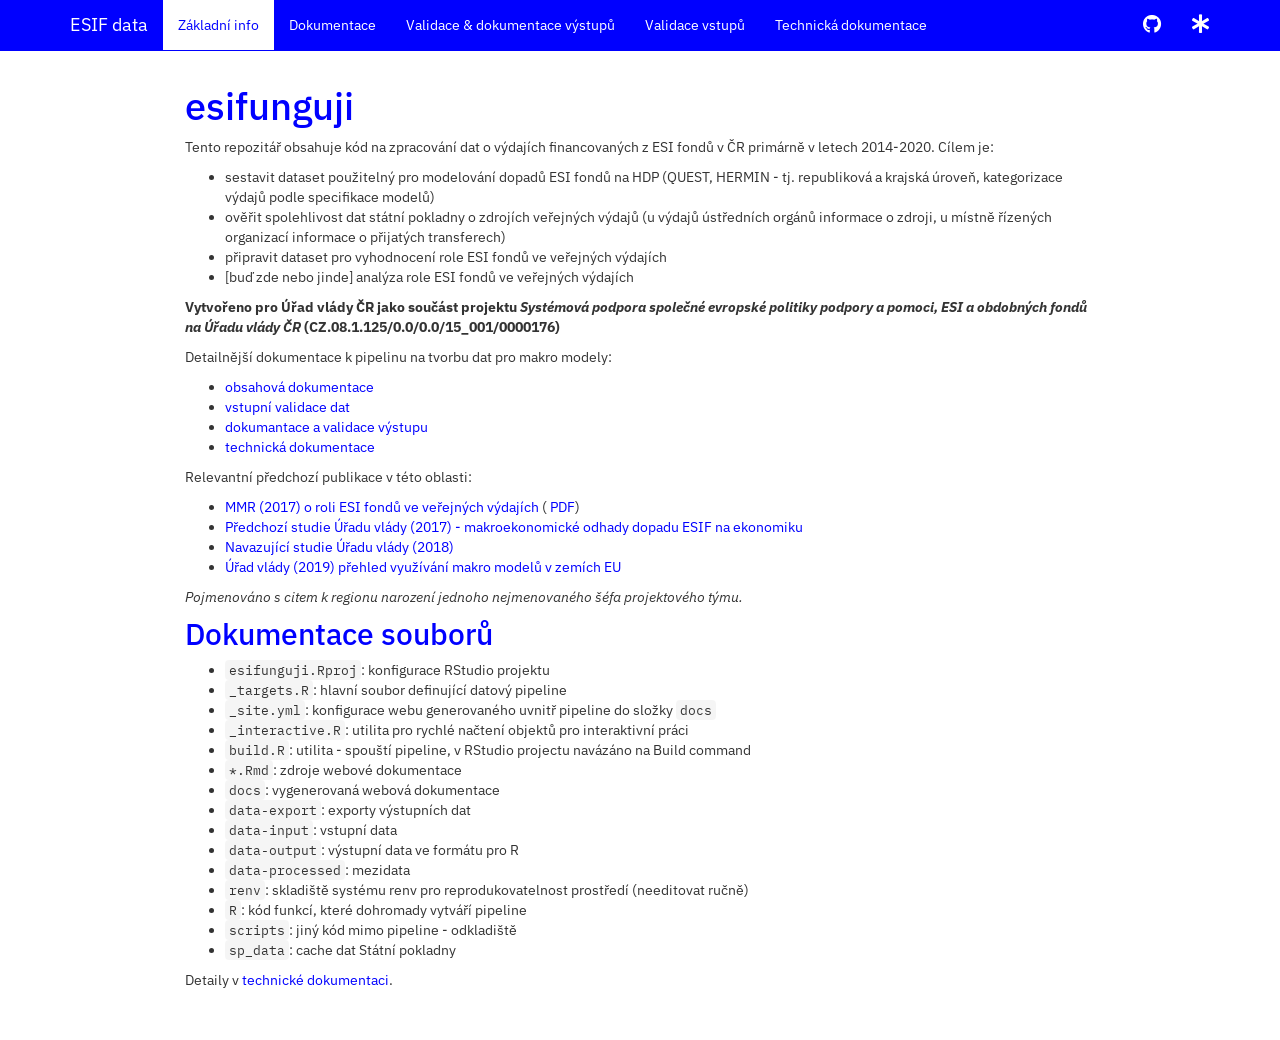
<file: docs/README.html>
<!DOCTYPE html>

<html>

<head>

<meta charset="utf-8" />
<meta name="generator" content="pandoc" />
<meta http-equiv="X-UA-Compatible" content="IE=EDGE" />




<title>esifunguji</title>

<script src="site_libs/header-attrs-2.9.7/header-attrs.js"></script>
<script src="site_libs/jquery-1.11.3/jquery.min.js"></script>
<meta name="viewport" content="width=device-width, initial-scale=1" />
<link href="site_libs/bootstrap-3.3.5/css/bootstrap.min.css" rel="stylesheet" />
<script src="site_libs/bootstrap-3.3.5/js/bootstrap.min.js"></script>
<script src="site_libs/bootstrap-3.3.5/shim/html5shiv.min.js"></script>
<script src="site_libs/bootstrap-3.3.5/shim/respond.min.js"></script>
<style>h1 {font-size: 34px;}
       h1.title {font-size: 38px;}
       h2 {font-size: 30px;}
       h3 {font-size: 24px;}
       h4 {font-size: 18px;}
       h5 {font-size: 16px;}
       h6 {font-size: 12px;}
       code {color: inherit; background-color: rgba(0, 0, 0, 0.04);}
       pre:not([class]) { background-color: white }</style>
<script src="site_libs/navigation-1.1/tabsets.js"></script>
<link href="site_libs/highlightjs-9.12.0/default.css" rel="stylesheet" />
<script src="site_libs/highlightjs-9.12.0/highlight.js"></script>
<link href="site_libs/pagedtable-1.1/css/pagedtable.css" rel="stylesheet" />
<script src="site_libs/pagedtable-1.1/js/pagedtable.js"></script>
<link href="site_libs/font-awesome-5.1.0/css/all.css" rel="stylesheet" />
<link href="site_libs/font-awesome-5.1.0/css/v4-shims.css" rel="stylesheet" />

<style type="text/css">
  code{white-space: pre-wrap;}
  span.smallcaps{font-variant: small-caps;}
  span.underline{text-decoration: underline;}
  div.column{display: inline-block; vertical-align: top; width: 50%;}
  div.hanging-indent{margin-left: 1.5em; text-indent: -1.5em;}
  ul.task-list{list-style: none;}
      .display.math{display: block; text-align: center; margin: 0.5rem auto;}
  </style>

<style type="text/css">code{white-space: pre;}</style>
<script type="text/javascript">
if (window.hljs) {
  hljs.configure({languages: []});
  hljs.initHighlightingOnLoad();
  if (document.readyState && document.readyState === "complete") {
    window.setTimeout(function() { hljs.initHighlighting(); }, 0);
  }
}
</script>





<link rel="stylesheet" href="site/site.css" type="text/css" />



<style type = "text/css">
.main-container {
  max-width: 940px;
  margin-left: auto;
  margin-right: auto;
}
img {
  max-width:100%;
}
.tabbed-pane {
  padding-top: 12px;
}
.html-widget {
  margin-bottom: 20px;
}
button.code-folding-btn:focus {
  outline: none;
}
summary {
  display: list-item;
}
pre code {
  padding: 0;
}
</style>


<style type="text/css">
.dropdown-submenu {
  position: relative;
}
.dropdown-submenu>.dropdown-menu {
  top: 0;
  left: 100%;
  margin-top: -6px;
  margin-left: -1px;
  border-radius: 0 6px 6px 6px;
}
.dropdown-submenu:hover>.dropdown-menu {
  display: block;
}
.dropdown-submenu>a:after {
  display: block;
  content: " ";
  float: right;
  width: 0;
  height: 0;
  border-color: transparent;
  border-style: solid;
  border-width: 5px 0 5px 5px;
  border-left-color: #cccccc;
  margin-top: 5px;
  margin-right: -10px;
}
.dropdown-submenu:hover>a:after {
  border-left-color: #adb5bd;
}
.dropdown-submenu.pull-left {
  float: none;
}
.dropdown-submenu.pull-left>.dropdown-menu {
  left: -100%;
  margin-left: 10px;
  border-radius: 6px 0 6px 6px;
}
</style>

<script type="text/javascript">
// manage active state of menu based on current page
$(document).ready(function () {
  // active menu anchor
  href = window.location.pathname
  href = href.substr(href.lastIndexOf('/') + 1)
  if (href === "")
    href = "index.html";
  var menuAnchor = $('a[href="' + href + '"]');

  // mark it active
  menuAnchor.tab('show');

  // if it's got a parent navbar menu mark it active as well
  menuAnchor.closest('li.dropdown').addClass('active');

  // Navbar adjustments
  var navHeight = $(".navbar").first().height() + 15;
  var style = document.createElement('style');
  var pt = "padding-top: " + navHeight + "px; ";
  var mt = "margin-top: -" + navHeight + "px; ";
  var css = "";
  // offset scroll position for anchor links (for fixed navbar)
  for (var i = 1; i <= 6; i++) {
    css += ".section h" + i + "{ " + pt + mt + "}\n";
  }
  style.innerHTML = "body {" + pt + "padding-bottom: 40px; }\n" + css;
  document.head.appendChild(style);
});
</script>

<!-- tabsets -->

<style type="text/css">
.tabset-dropdown > .nav-tabs {
  display: inline-table;
  max-height: 500px;
  min-height: 44px;
  overflow-y: auto;
  border: 1px solid #ddd;
  border-radius: 4px;
}

.tabset-dropdown > .nav-tabs > li.active:before {
  content: "";
  font-family: 'Glyphicons Halflings';
  display: inline-block;
  padding: 10px;
  border-right: 1px solid #ddd;
}

.tabset-dropdown > .nav-tabs.nav-tabs-open > li.active:before {
  content: "&#xe258;";
  border: none;
}

.tabset-dropdown > .nav-tabs.nav-tabs-open:before {
  content: "";
  font-family: 'Glyphicons Halflings';
  display: inline-block;
  padding: 10px;
  border-right: 1px solid #ddd;
}

.tabset-dropdown > .nav-tabs > li.active {
  display: block;
}

.tabset-dropdown > .nav-tabs > li > a,
.tabset-dropdown > .nav-tabs > li > a:focus,
.tabset-dropdown > .nav-tabs > li > a:hover {
  border: none;
  display: inline-block;
  border-radius: 4px;
  background-color: transparent;
}

.tabset-dropdown > .nav-tabs.nav-tabs-open > li {
  display: block;
  float: none;
}

.tabset-dropdown > .nav-tabs > li {
  display: none;
}
</style>

<!-- code folding -->




</head>

<body>


<div class="container-fluid main-container">




<div class="navbar navbar-default  navbar-fixed-top" role="navigation">
  <div class="container">
    <div class="navbar-header">
      <button type="button" class="navbar-toggle collapsed" data-toggle="collapse" data-target="#navbar">
        <span class="icon-bar"></span>
        <span class="icon-bar"></span>
        <span class="icon-bar"></span>
      </button>
      <a class="navbar-brand" href="index.html">ESIF data</a>
    </div>
    <div id="navbar" class="navbar-collapse collapse">
      <ul class="nav navbar-nav">
        <li>
  <a href="README.html">Základní info</a>
</li>
<li>
  <a href="s_doc.html">Dokumentace</a>
</li>
<li>
  <a href="s_output.html">Validace &amp; dokumentace výstupů</a>
</li>
<li>
  <a href="s_inputchecks.html">Validace vstupů</a>
</li>
<li>
  <a href="dev.html">Technická dokumentace</a>
</li>
      </ul>
      <ul class="nav navbar-nav navbar-right">
        <li>
  <a href="https://github.com/petrbouchal/esifunguji">
    <span class="fab fa-github fa-lg"></span>
     
  </a>
</li>
<li>
  <a href="https://petrbouchal.xyz">
    <span class="fas fa-asterisk fa-lg"></span>
     
  </a>
</li>
      </ul>
    </div><!--/.nav-collapse -->
  </div><!--/.container -->
</div><!--/.navbar -->

<div id="header">



<h1 class="title toc-ignore">esifunguji</h1>

</div>


<!-- README.md is generated from README.Rmd. Please edit that file -->
<!-- badges: start -->
<!-- badges: end -->
<p>Tento repozitář obsahuje kód na zpracování dat o výdajích financovaných z ESI fondů v ČR primárně v letech 2014-2020. Cílem je:</p>
<ul>
<li>sestavit dataset použitelný pro modelování dopadů ESI fondů na HDP (QUEST, HERMIN - tj. republiková a krajská úroveň, kategorizace výdajů podle specifikace modelů)</li>
<li>ověřit spolehlivost dat státní pokladny o zdrojích veřejných výdajů (u výdajů ústředních orgánů informace o zdroji, u místně řízených organizací informace o přijatých transferech)</li>
<li>připravit dataset pro vyhodnocení role ESI fondů ve veřejných výdajích</li>
<li>[buď zde nebo jinde] analýza role ESI fondů ve veřejných výdajích</li>
</ul>
<p><strong>Vytvořeno pro Úřad vlády ČR jako součást projektu <em>Systémová podpora společné evropské politiky podpory a pomoci, ESI a obdobných fondů na Úřadu vlády ČR</em> (CZ.08.1.125/0.0/0.0/15_001/0000176)</strong></p>
<p>Detailnější dokumentace k pipelinu na tvorbu dat pro makro modely:</p>
<ul>
<li><a href="s_doc.html">obsahová dokumentace</a></li>
<li><a href="s_inputchecks.html">vstupní validace dat</a></li>
<li><a href="s_output.html">dokumantace a validace výstupu</a></li>
<li><a href="dev.html">technická dokumentace</a></li>
</ul>
<p>Relevantní předchozí publikace v této oblasti:</p>
<ul>
<li><a href="https://dotaceeu.cz/cs/evropske-fondy-v-cr/narodni-organ-pro-koordinaci/evaluace/knihovna-evaluaci/verejne-vydaje-a-fondy-eu-2007%e2%80%932015">MMR (2017) o roli ESI fondů ve veřejných výdajích</a> ( <a href="https://dotaceeu.cz/Dotace/media/SF/NOK/Evaluace/Evalua%c4%8dn%c3%ad%20knihovna/2017/Adicionalita/Verejne-vydaje-a-fondy-EU-final-public_1.pdf">PDF</a>)</li>
<li><a href="https://www.vlada.cz/assets/evropske-zalezitosti/analyzy-EU/171204_Dopad_ESI_fondu_na_hospodarsky_rust_CR_final.pdf">Předchozí studie Úřadu vlády (2017) - makroekonomické odhady dopadu ESIF na ekonomiku</a></li>
<li><a href="https://www.vlada.cz/assets/evropske-zalezitosti/analyzy-EU/Dopad-ESI-fondu-na-hospodarstvi-CR.pdf">Navazující studie Úřadu vlády (2018)</a></li>
<li><a href="https://www.vlada.cz/assets/evropske-zalezitosti/aktualne/Vyuzivani-makroevaluaci-a-makroekonomickych-modelu-clenskymi-staty-EU.pdf">Úřad vlády (2019) přehled využívání makro modelů v zemích EU</a></li>
</ul>
<p><em>Pojmenováno s citem k regionu narození jednoho nejmenovaného šéfa projektového týmu.</em></p>
<div id="dokumentace-souborů" class="section level2">
<h2>Dokumentace souborů</h2>
<ul>
<li><code>esifunguji.Rproj</code>: konfigurace RStudio projektu</li>
<li><code>_targets.R</code>: hlavní soubor definující datový pipeline</li>
<li><code>_site.yml</code>: konfigurace webu generovaného uvnitř pipeline do složky <code>docs</code></li>
<li><code>_interactive.R</code>: utilita pro rychlé načtení objektů pro interaktivní práci</li>
<li><code>build.R</code>: utilita - spouští pipeline, v RStudio projectu navázáno na Build command</li>
<li><code>*.Rmd</code>: zdroje webové dokumentace</li>
<li><code>docs</code>: vygenerovaná webová dokumentace</li>
<li><code>data-export</code>: exporty výstupních dat</li>
<li><code>data-input</code>: vstupní data</li>
<li><code>data-output</code>: výstupní data ve formátu pro R</li>
<li><code>data-processed</code>: mezidata</li>
<li><code>renv</code>: skladiště systému renv pro reprodukovatelnost prostředí (needitovat ručně)</li>
<li><code>R</code>: kód funkcí, které dohromady vytváří pipeline</li>
<li><code>scripts</code>: jiný kód mimo pipeline - odkladiště</li>
<li><code>sp_data</code>: cache dat Státní pokladny</li>
</ul>
<p>Detaily v <a href="dev.html">technické dokumentaci</a>.</p>
</div>




</div>

<script>

// add bootstrap table styles to pandoc tables
function bootstrapStylePandocTables() {
  $('tr.odd').parent('tbody').parent('table').addClass('table table-condensed');
}
$(document).ready(function () {
  bootstrapStylePandocTables();
});


</script>

<!-- tabsets -->

<script>
$(document).ready(function () {
  window.buildTabsets("TOC");
});

$(document).ready(function () {
  $('.tabset-dropdown > .nav-tabs > li').click(function () {
    $(this).parent().toggleClass('nav-tabs-open');
  });
});
</script>

<!-- code folding -->



</body>
</html>
</file>
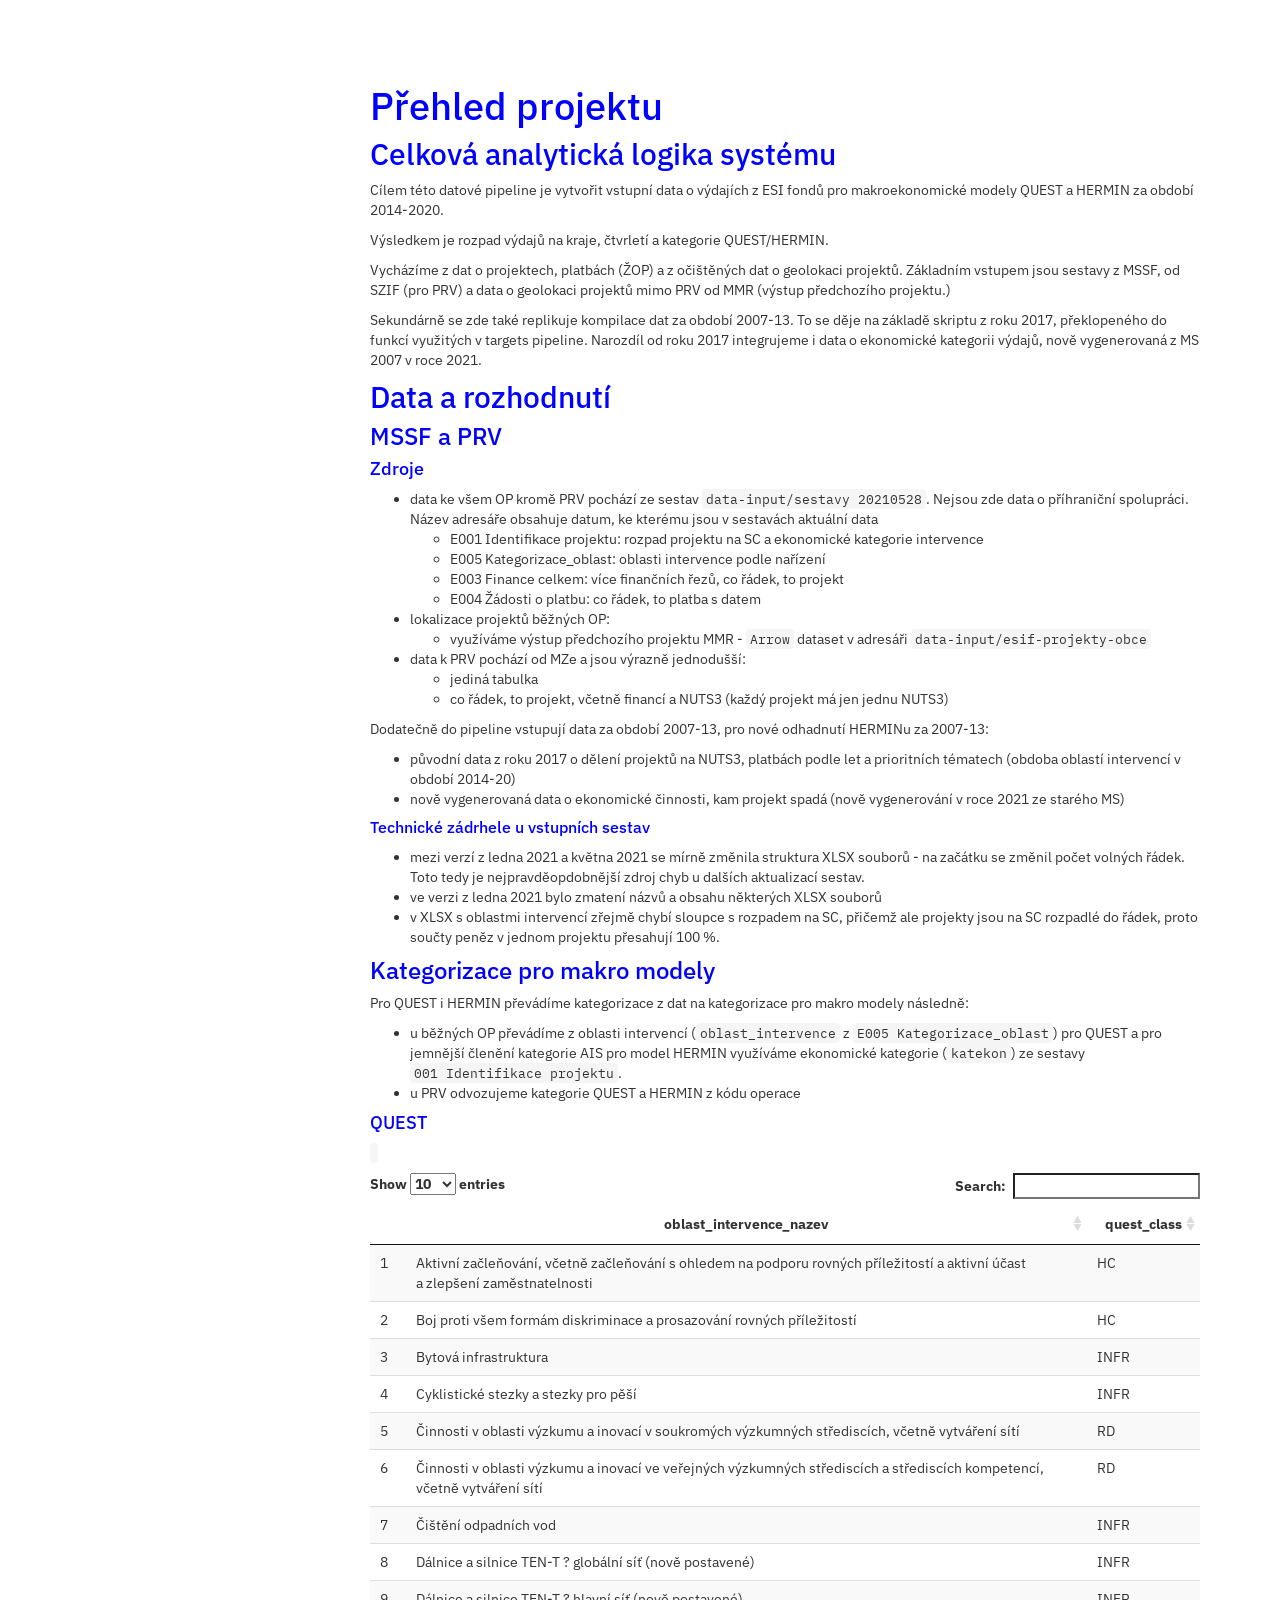
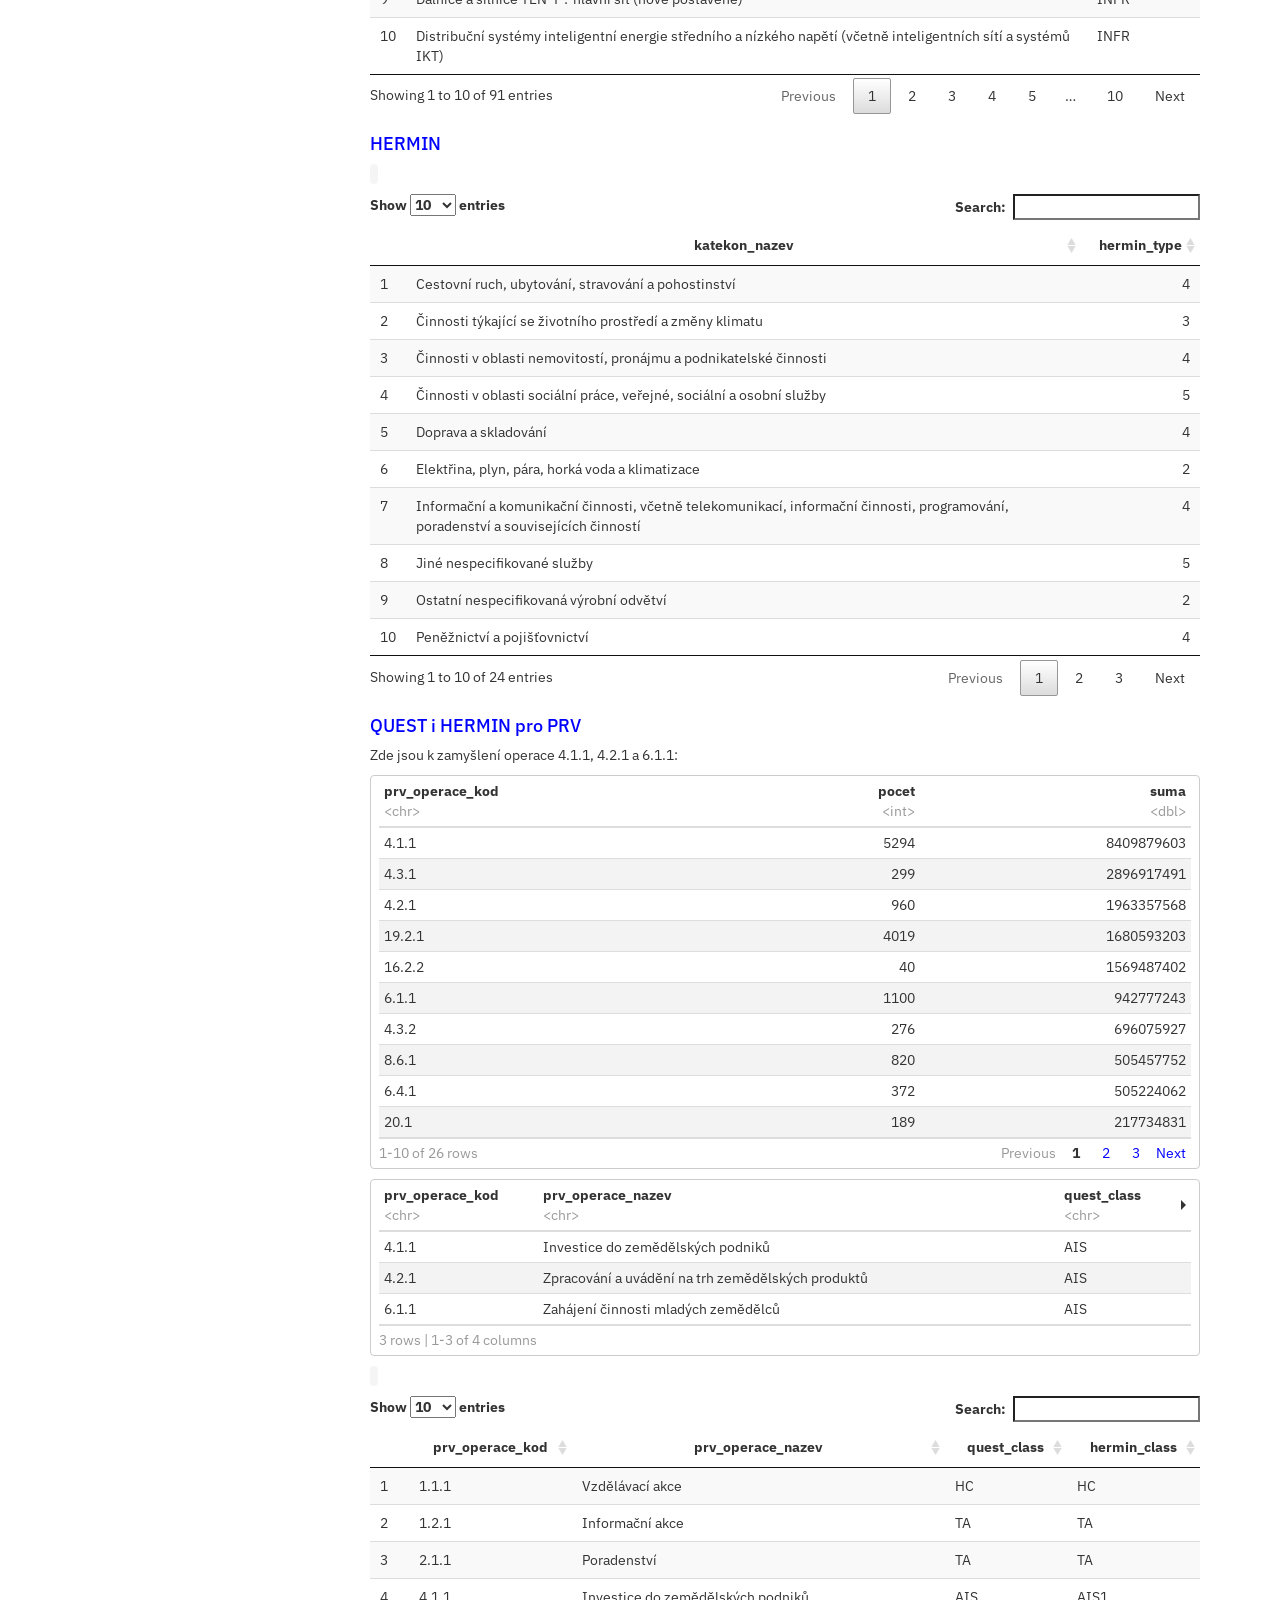
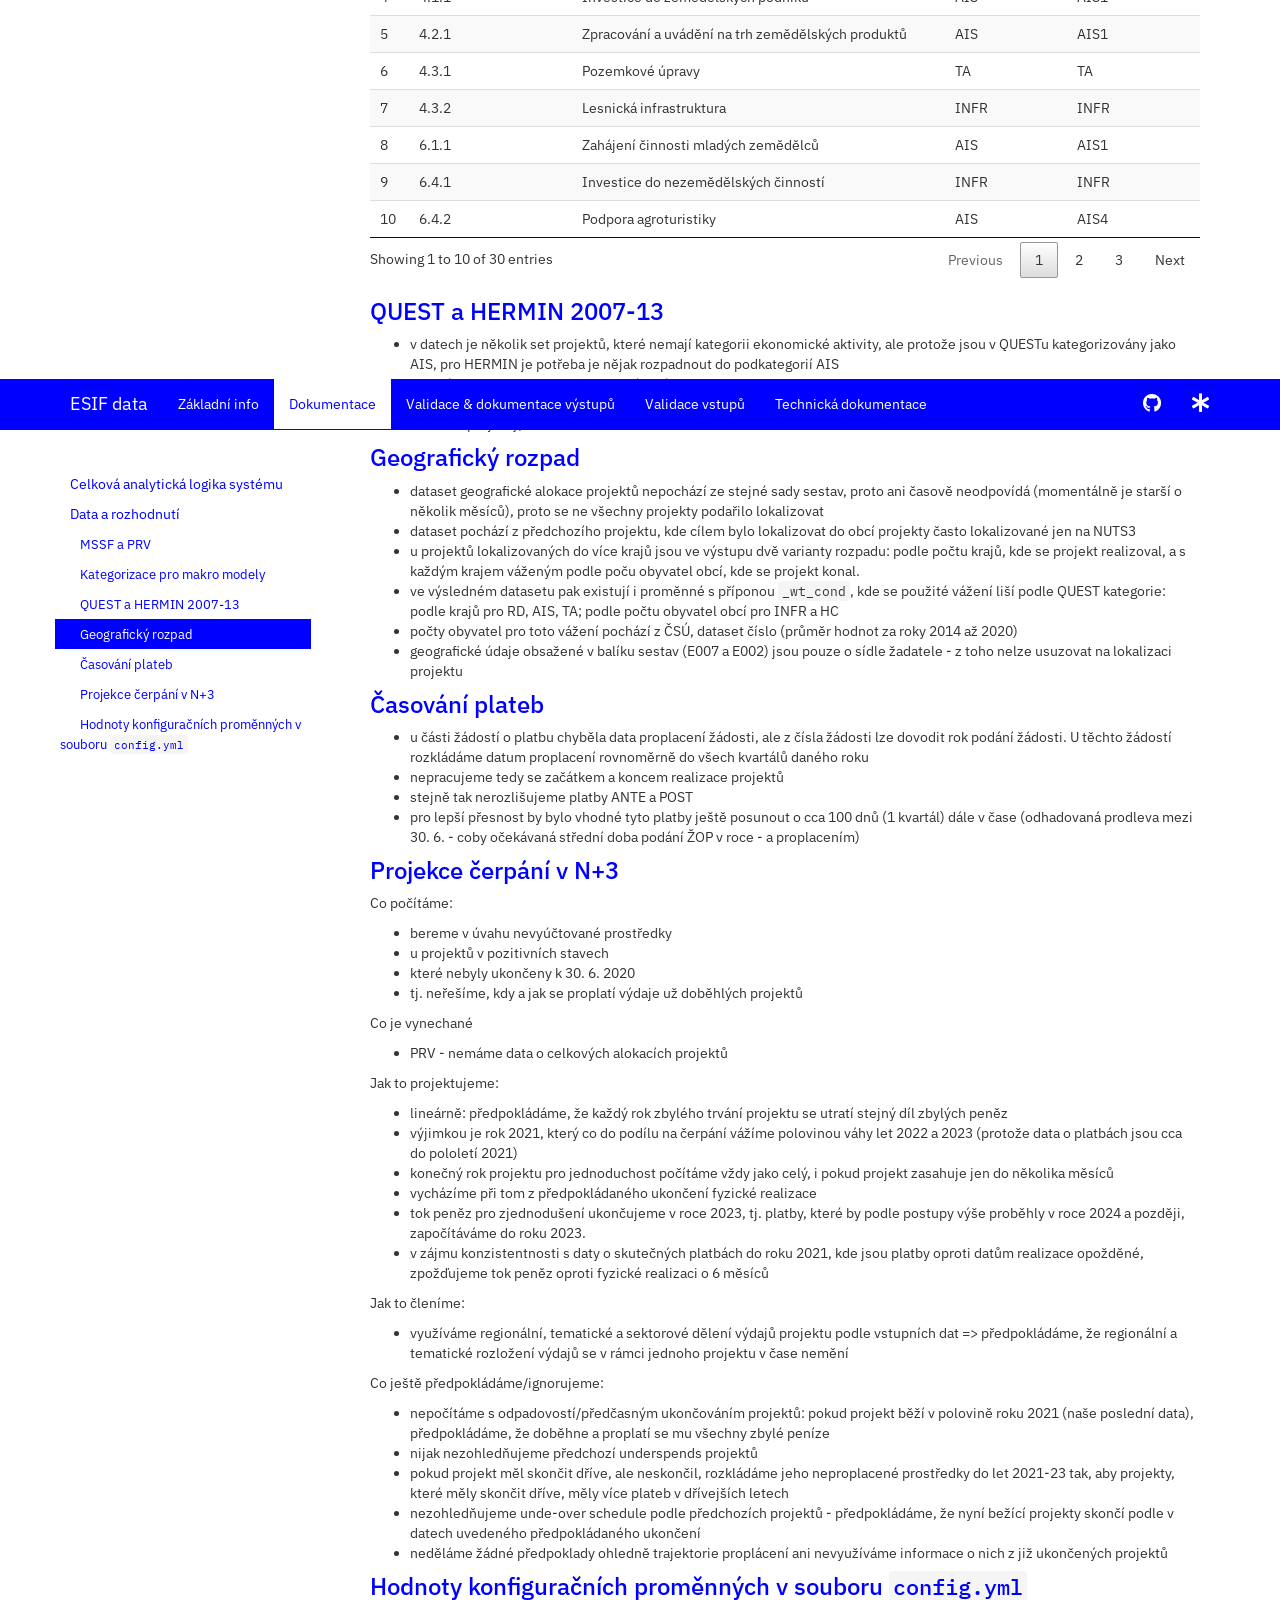
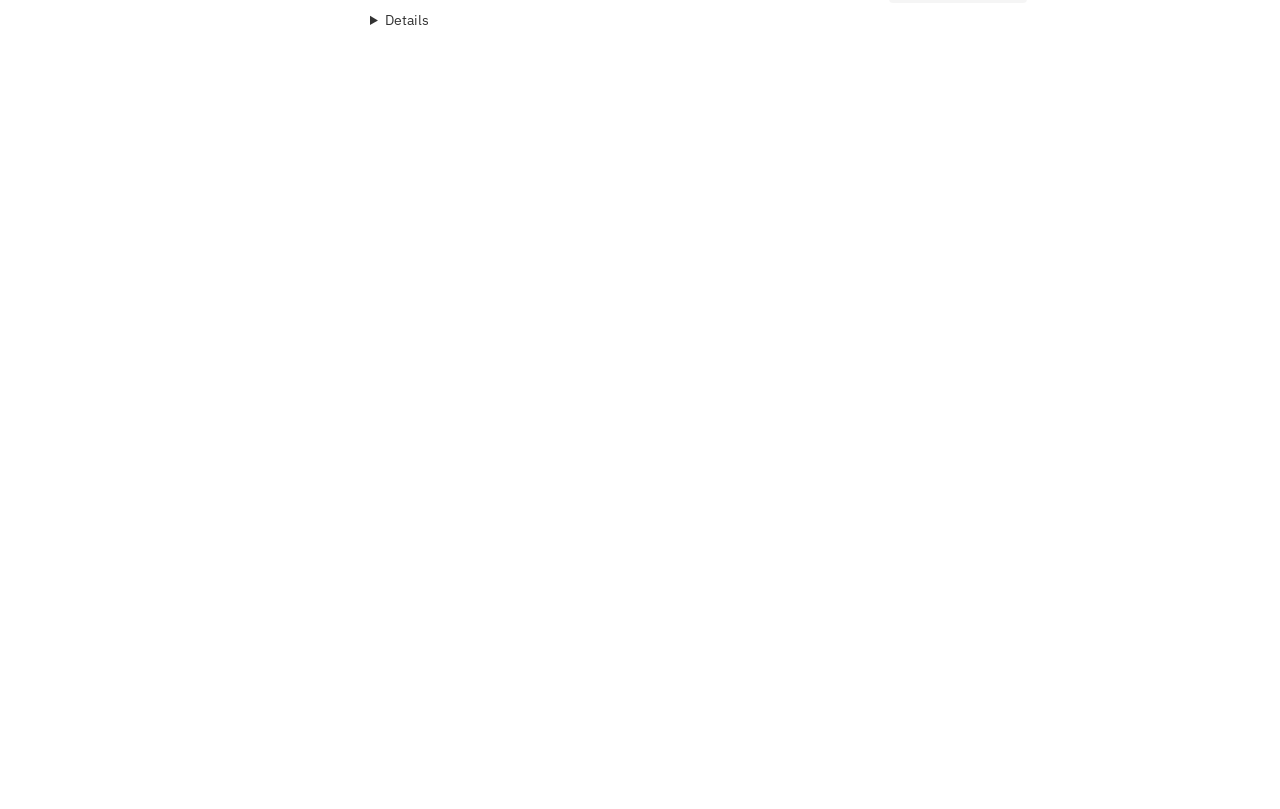
<file: docs/s_doc.html>
<!DOCTYPE html>

<html>

<head>

<meta charset="utf-8" />
<meta name="generator" content="pandoc" />
<meta http-equiv="X-UA-Compatible" content="IE=EDGE" />




<title>Přehled projektu</title>

<script src="site_libs/header-attrs-2.11/header-attrs.js"></script>
<script src="site_libs/jquery-3.5.1/jquery-3.5.1.min.js"></script>
<meta name="viewport" content="width=device-width, initial-scale=1" />
<link href="site_libs/bootstrap-3.3.5/css/bootstrap.min.css" rel="stylesheet" />
<script src="site_libs/bootstrap-3.3.5/js/bootstrap.min.js"></script>
<script src="site_libs/bootstrap-3.3.5/shim/html5shiv.min.js"></script>
<script src="site_libs/bootstrap-3.3.5/shim/respond.min.js"></script>
<style>h1 {font-size: 34px;}
       h1.title {font-size: 38px;}
       h2 {font-size: 30px;}
       h3 {font-size: 24px;}
       h4 {font-size: 18px;}
       h5 {font-size: 16px;}
       h6 {font-size: 12px;}
       code {color: inherit; background-color: rgba(0, 0, 0, 0.04);}
       pre:not([class]) { background-color: white }</style>
<script src="site_libs/jqueryui-1.11.4/jquery-ui.min.js"></script>
<link href="site_libs/tocify-1.9.1/jquery.tocify.css" rel="stylesheet" />
<script src="site_libs/tocify-1.9.1/jquery.tocify.js"></script>
<script src="site_libs/navigation-1.1/tabsets.js"></script>
<link href="site_libs/highlightjs-9.12.0/default.css" rel="stylesheet" />
<script src="site_libs/highlightjs-9.12.0/highlight.js"></script>
<link href="site_libs/pagedtable-1.1/css/pagedtable.css" rel="stylesheet" />
<script src="site_libs/pagedtable-1.1/js/pagedtable.js"></script>
<script src="site_libs/htmlwidgets-1.5.3/htmlwidgets.js"></script>
<link href="site_libs/datatables-css-0.0.0/datatables-crosstalk.css" rel="stylesheet" />
<script src="site_libs/datatables-binding-0.17/datatables.js"></script>
<link href="site_libs/dt-core-1.10.20/css/jquery.dataTables.min.css" rel="stylesheet" />
<link href="site_libs/dt-core-1.10.20/css/jquery.dataTables.extra.css" rel="stylesheet" />
<script src="site_libs/dt-core-1.10.20/js/jquery.dataTables.min.js"></script>
<link href="site_libs/crosstalk-1.1.1/css/crosstalk.css" rel="stylesheet" />
<script src="site_libs/crosstalk-1.1.1/js/crosstalk.min.js"></script>
<link href="site_libs/font-awesome-5.1.0/css/all.css" rel="stylesheet" />
<link href="site_libs/font-awesome-5.1.0/css/v4-shims.css" rel="stylesheet" />

<style type="text/css">
  code{white-space: pre-wrap;}
  span.smallcaps{font-variant: small-caps;}
  span.underline{text-decoration: underline;}
  div.column{display: inline-block; vertical-align: top; width: 50%;}
  div.hanging-indent{margin-left: 1.5em; text-indent: -1.5em;}
  ul.task-list{list-style: none;}
      .display.math{display: block; text-align: center; margin: 0.5rem auto;}
  </style>

<style type="text/css">code{white-space: pre;}</style>
<script type="text/javascript">
if (window.hljs) {
  hljs.configure({languages: []});
  hljs.initHighlightingOnLoad();
  if (document.readyState && document.readyState === "complete") {
    window.setTimeout(function() { hljs.initHighlighting(); }, 0);
  }
}
</script>





<link rel="stylesheet" href="site/site.css" type="text/css" />



<style type = "text/css">
.main-container {
  max-width: 940px;
  margin-left: auto;
  margin-right: auto;
}
img {
  max-width:100%;
}
.tabbed-pane {
  padding-top: 12px;
}
.html-widget {
  margin-bottom: 20px;
}
button.code-folding-btn:focus {
  outline: none;
}
summary {
  display: list-item;
}
pre code {
  padding: 0;
}
</style>


<style type="text/css">
.dropdown-submenu {
  position: relative;
}
.dropdown-submenu>.dropdown-menu {
  top: 0;
  left: 100%;
  margin-top: -6px;
  margin-left: -1px;
  border-radius: 0 6px 6px 6px;
}
.dropdown-submenu:hover>.dropdown-menu {
  display: block;
}
.dropdown-submenu>a:after {
  display: block;
  content: " ";
  float: right;
  width: 0;
  height: 0;
  border-color: transparent;
  border-style: solid;
  border-width: 5px 0 5px 5px;
  border-left-color: #cccccc;
  margin-top: 5px;
  margin-right: -10px;
}
.dropdown-submenu:hover>a:after {
  border-left-color: #adb5bd;
}
.dropdown-submenu.pull-left {
  float: none;
}
.dropdown-submenu.pull-left>.dropdown-menu {
  left: -100%;
  margin-left: 10px;
  border-radius: 6px 0 6px 6px;
}
</style>

<script type="text/javascript">
// manage active state of menu based on current page
$(document).ready(function () {
  // active menu anchor
  href = window.location.pathname
  href = href.substr(href.lastIndexOf('/') + 1)
  if (href === "")
    href = "index.html";
  var menuAnchor = $('a[href="' + href + '"]');

  // mark it active
  menuAnchor.tab('show');

  // if it's got a parent navbar menu mark it active as well
  menuAnchor.closest('li.dropdown').addClass('active');

  // Navbar adjustments
  var navHeight = $(".navbar").first().height() + 15;
  var style = document.createElement('style');
  var pt = "padding-top: " + navHeight + "px; ";
  var mt = "margin-top: -" + navHeight + "px; ";
  var css = "";
  // offset scroll position for anchor links (for fixed navbar)
  for (var i = 1; i <= 6; i++) {
    css += ".section h" + i + "{ " + pt + mt + "}\n";
  }
  style.innerHTML = "body {" + pt + "padding-bottom: 40px; }\n" + css;
  document.head.appendChild(style);
});
</script>

<!-- tabsets -->

<style type="text/css">
.tabset-dropdown > .nav-tabs {
  display: inline-table;
  max-height: 500px;
  min-height: 44px;
  overflow-y: auto;
  border: 1px solid #ddd;
  border-radius: 4px;
}

.tabset-dropdown > .nav-tabs > li.active:before {
  content: "";
  font-family: 'Glyphicons Halflings';
  display: inline-block;
  padding: 10px;
  border-right: 1px solid #ddd;
}

.tabset-dropdown > .nav-tabs.nav-tabs-open > li.active:before {
  content: "&#xe258;";
  border: none;
}

.tabset-dropdown > .nav-tabs.nav-tabs-open:before {
  content: "";
  font-family: 'Glyphicons Halflings';
  display: inline-block;
  padding: 10px;
  border-right: 1px solid #ddd;
}

.tabset-dropdown > .nav-tabs > li.active {
  display: block;
}

.tabset-dropdown > .nav-tabs > li > a,
.tabset-dropdown > .nav-tabs > li > a:focus,
.tabset-dropdown > .nav-tabs > li > a:hover {
  border: none;
  display: inline-block;
  border-radius: 4px;
  background-color: transparent;
}

.tabset-dropdown > .nav-tabs.nav-tabs-open > li {
  display: block;
  float: none;
}

.tabset-dropdown > .nav-tabs > li {
  display: none;
}
</style>

<!-- code folding -->



<style type="text/css">

#TOC {
  margin: 25px 0px 20px 0px;
}
@media (max-width: 768px) {
#TOC {
  position: relative;
  width: 100%;
}
}

@media print {
.toc-content {
  /* see https://github.com/w3c/csswg-drafts/issues/4434 */
  float: right;
}
}

.toc-content {
  padding-left: 30px;
  padding-right: 40px;
}

div.main-container {
  max-width: 1200px;
}

div.tocify {
  width: 20%;
  max-width: 260px;
  max-height: 85%;
}

@media (min-width: 768px) and (max-width: 991px) {
  div.tocify {
    width: 25%;
  }
}

@media (max-width: 767px) {
  div.tocify {
    width: 100%;
    max-width: none;
  }
}

.tocify ul, .tocify li {
  line-height: 20px;
}

.tocify-subheader .tocify-item {
  font-size: 0.90em;
}

.tocify .list-group-item {
  border-radius: 0px;
}


</style>



</head>

<body>


<div class="container-fluid main-container">


<!-- setup 3col/9col grid for toc_float and main content  -->
<div class="row">
<div class="col-xs-12 col-sm-4 col-md-3">
<div id="TOC" class="tocify">
</div>
</div>

<div class="toc-content col-xs-12 col-sm-8 col-md-9">




<div class="navbar navbar-default  navbar-fixed-top" role="navigation">
  <div class="container">
    <div class="navbar-header">
      <button type="button" class="navbar-toggle collapsed" data-toggle="collapse" data-target="#navbar">
        <span class="icon-bar"></span>
        <span class="icon-bar"></span>
        <span class="icon-bar"></span>
      </button>
      <a class="navbar-brand" href="index.html">ESIF data</a>
    </div>
    <div id="navbar" class="navbar-collapse collapse">
      <ul class="nav navbar-nav">
        <li>
  <a href="README.html">Základní info</a>
</li>
<li>
  <a href="s_doc.html">Dokumentace</a>
</li>
<li>
  <a href="s_output.html">Validace &amp; dokumentace výstupů</a>
</li>
<li>
  <a href="s_inputchecks.html">Validace vstupů</a>
</li>
<li>
  <a href="dev.html">Technická dokumentace</a>
</li>
      </ul>
      <ul class="nav navbar-nav navbar-right">
        <li>
  <a href="https://github.com/petrbouchal/esifunguji">
    <span class="fab fa-github fa-lg"></span>
     
  </a>
</li>
<li>
  <a href="https://petrbouchal.xyz">
    <span class="fas fa-asterisk fa-lg"></span>
     
  </a>
</li>
      </ul>
    </div><!--/.nav-collapse -->
  </div><!--/.container -->
</div><!--/.navbar -->

<div id="header">



<h1 class="title toc-ignore">Přehled projektu</h1>

</div>


<div id="celková-analytická-logika-systému" class="section level2">
<h2>Celková analytická logika systému</h2>
<p>Cílem této datové pipeline je vytvořit vstupní data o výdajích z ESI fondů pro makroekonomické modely QUEST a HERMIN za období 2014-2020.</p>
<p>Výsledkem je rozpad výdajů na kraje, čtvrletí a kategorie QUEST/HERMIN.</p>
<p>Vycházíme z dat o projektech, platbách (ŽOP) a z očištěných dat o geolokaci projektů. Základním vstupem jsou sestavy z MSSF, od SZIF (pro PRV) a data o geolokaci projektů mimo PRV od MMR (výstup předchozího projektu.)</p>
<p>Sekundárně se zde také replikuje kompilace dat za období 2007-13. To se děje na základě skriptu z roku 2017, překlopeného do funkcí využitých v targets pipeline. Narozdíl od roku 2017 integrujeme i data o ekonomické kategorii výdajů, nově vygenerovaná z MS 2007 v roce 2021.</p>
</div>
<div id="data-a-rozhodnutí" class="section level2">
<h2>Data a rozhodnutí</h2>
<div id="mssf-a-prv" class="section level3">
<h3>MSSF a PRV</h3>
<div id="zdroje" class="section level4">
<h4>Zdroje</h4>
<ul>
<li>data ke všem OP kromě PRV pochází ze sestav <code>data-input/sestavy 20210528</code>. Nejsou zde data o příhraniční spolupráci. Název adresáře obsahuje datum, ke kterému jsou v sestavách aktuální data
<ul>
<li>E001 Identifikace projektu: rozpad projektu na SC a ekonomické kategorie intervence</li>
<li>E005 Kategorizace_oblast: oblasti intervence podle nařízení</li>
<li>E003 Finance celkem: více finančních řezů, co řádek, to projekt</li>
<li>E004 Žádosti o platbu: co řádek, to platba s datem</li>
</ul></li>
<li>lokalizace projektů běžných OP:
<ul>
<li>využíváme výstup předchozího projektu MMR - <code>Arrow</code> dataset v adresáři <code>data-input/esif-projekty-obce</code></li>
</ul></li>
<li>data k PRV pochází od MZe a jsou výrazně jednodušší:
<ul>
<li>jediná tabulka</li>
<li>co řádek, to projekt, včetně financí a NUTS3 (každý projekt má jen jednu NUTS3)</li>
</ul></li>
</ul>
<p>Dodatečně do pipeline vstupují data za období 2007-13, pro nové odhadnutí HERMINu za 2007-13:</p>
<ul>
<li>původní data z roku 2017 o dělení projektů na NUTS3, platbách podle let a prioritních tématech (obdoba oblastí intervencí v období 2014-20)</li>
<li>nově vygenerovaná data o ekonomické činnosti, kam projekt spadá (nově vygenerování v roce 2021 ze starého MS)</li>
</ul>
<div id="technické-zádrhele-u-vstupních-sestav" class="section level5">
<h5>Technické zádrhele u vstupních sestav</h5>
<ul>
<li>mezi verzí z ledna 2021 a května 2021 se mírně změnila struktura XLSX souborů - na začátku se změnil počet volných řádek. Toto tedy je nejpravděopdobnější zdroj chyb u dalších aktualizací sestav.</li>
<li>ve verzi z ledna 2021 bylo zmatení názvů a obsahu některých XLSX souborů</li>
<li>v XLSX s oblastmi intervencí zřejmě chybí sloupce s rozpadem na SC, přičemž ale projekty jsou na SC rozpadlé do řádek, proto součty peněz v jednom projektu přesahují 100 %.</li>
</ul>
</div>
</div>
</div>
<div id="kategorizace-pro-makro-modely" class="section level3">
<h3>Kategorizace pro makro modely</h3>
<p>Pro QUEST i HERMIN převádíme kategorizace z dat na kategorizace pro makro modely následně:</p>
<ul>
<li>u běžných OP převádíme z oblasti intervencí (<code>oblast_intervence</code> z <code>E005 Kategorizace_oblast</code>) pro QUEST a pro jemnější členění kategorie AIS pro model HERMIN využíváme ekonomické kategorie (<code>katekon</code>) ze sestavy <code>001 Identifikace projektu</code>.</li>
<li>u PRV odvozujeme kategorie QUEST a HERMIN z kódu operace</li>
</ul>
<div id="quest" class="section level4">
<h4>QUEST</h4>
<p><code></code></p>
<div id="htmlwidget-cc9cd150878035b6105b" style="width:100%;height:auto;" class="datatables html-widget"></div>
<script type="application/json" data-for="htmlwidget-cc9cd150878035b6105b">{"x":{"filter":"none","data":[["1","2","3","4","5","6","7","8","9","10","11","12","13","14","15","16","17","18","19","20","21","22","23","24","25","26","27","28","29","30","31","32","33","34","35","36","37","38","39","40","41","42","43","44","45","46","47","48","49","50","51","52","53","54","55","56","57","58","59","60","61","62","63","64","65","66","67","68","69","70","71","72","73","74","75","76","77","78","79","80","81","82","83","84","85","86","87","88","89","90","91"],["Aktivní začleňování, včetně začleňování s ohledem na podporu rovných příležitostí a aktivní účast a zlepšení zaměstnatelnosti","Boj proti všem formám diskriminace a prosazování rovných příležitostí","Bytová infrastruktura","Cyklistické stezky a stezky pro pěší","Činnosti v oblasti výzkumu a inovací v soukromých výzkumných střediscích, včetně vytváření sítí","Činnosti v oblasti výzkumu a inovací ve veřejných výzkumných střediscích a střediscích kompetencí, včetně vytváření sítí","Čištění odpadních vod","Dálnice a silnice TEN-T ? globální síť (nově postavené)","Dálnice a silnice TEN-T ? hlavní síť (nově postavené)","Distribuční systémy inteligentní energie středního a nízkého napětí (včetně inteligentních sítí a systémů IKT)","Elektřina (skladování a přenos)","Energetická účinnost a demonstrační projekty v malých a středních podnicích a podpůrná opatření","Energeticky účinná renovace stávajícího bytového a domovního fondu, demonstrační projekty a podpůrná opatření","Energeticky účinná renovace veřejné infrastruktury, demonstrační projekty a podpůrná opatření","Energie z obnovitelných zdrojů: solární","Energie z obnovitelných zdrojů: větrná","Energie z obnovitelných zdrojů: z biomasy","Hodnocení a studie","Hospodaření s vodou a skladování pitné vody (včetně správy povodí, zásobování vodou, zvláštních opatření pro přizpůsobení se změně klimatu, oblastních systémů měření a systémů měření jednotlivých spotřebitelů, systémů poplatků a snižování úniků)","IKT služby a aplikace pro malé a střední podniky (včetně elektronického obchodu, elektronického podnikání a síťových obchodních procesů), živé laboratoře, internetoví podnikatelé a zakládání nových podniků v oblasti IKT)","IKT: jiné druhy infrastruktury IKT / rozsáhlých počítačových zdrojů / zařízení (včetně e-infrastruktury, datových center a čidel, a to i v případě, že jsou součástí jiných infrastruktur, jako jsou výzkumná zařízení, environmentální a sociální infrastruktura)","IKT: širokopásmová síť s vysokou přenosovou rychlostí (přístupové/účastnické vedení; &gt;/= 30 Mb/s)","Informace a komunikace","Infrastruktura čisté městské dopravy a její propagace (včetně zařízení a kolejových vozidel)","Infrastruktura pro vzdělávání dětí v raném věku a péči o ně","Iniciativy v oblasti místního rozvoje se zapojením místních komunit ve městech a na venkově","Institucionální kapacita veřejné správy a veřejných služeb související s prováděním EFRR nebo činnosti na podporu iniciativ v oblasti institucionální kapacity v rámci ESF","Inteligentní dopravní systémy (včetně zavedení správy poptávky, odbavovacích systémů, IT systémů pro sledování, kontrolu a poskytování informací)","Investice do institucionální kapacity a účinnosti veřejné správy a veřejných služeb na celostátní, regionální a místní úrovni za účelem reforem, zlepšování právní úpravy a řádné správy","Investice do infrastruktury, kapacit a zařízení v malých a středních podnicích přímo související s činnostmi v oblasti výzkumu a inovací","Investice do infrastruktury, kapacit a zařízení ve velkých podnicích přímo související s činnostmi v oblasti výzkumu a inovací","Jiná sociální infrastruktura přispívající k regionálnímu a místnímu rozvoji","Jiné obnovitelné zdroje energie (včetně vodních, geotermálních a mořských elektráren) a integrace energie z obnovitelných zdrojů (včetně skladování, konverze elektřiny na plyn a infrastruktur vodíku z obnovitelných zdrojů)","Jiné vnitrostátní a regionální silnice (nově postavené)","Mobilní majetek železnic","Modernizace institucí trhu práce, jako jsou veřejné a soukromé služby zaměstnanosti, a zlepšení přizpůsobování se potřebám trhu práce, a to i prostřednictvím činností, které posilují nadnárodní mobilitu pracovních sil, programů mobility a lepší spolupráce mezi institucemi a příslušnými zúčastněnými stranami","Multimodální doprava","Multimodální doprava (TEN-T)","Nakládání s živnostenskými, průmyslovými a nebezpečnými odpady","Nakládání s odpady v domácnostech (včetně opatření týkajících se mechanicko-biologického zpracování, tepelného ošetření, spalování odpadu a skládkování)","Nakládání s odpady v domácnostech (včetně opatření týkajících se minimalizace, třídění a recyklace)","Ochrana a obnova biologické rozmanitosti, ochrana přírody a ekologická infrastruktura","Ochrana, obnova a udržitelné využívání lokalit sítě Natura 2000","Ochrana, rozvoj a podpora veřejných objektů cestovního ruchu","Ochrana, rozvoj a podpora veřejného kulturního dědictví","Omezování a prevence předčasného ukončování školní docházky a podpora rovného přístupu ke kvalitním programům předškolního, základního a středoškolského vzdělávání, včetně možností formálního, neformálního a informálního učení, které umožňuje zpětné začlenění do procesu vzdělávání a odborné přípravy","Opatření pro přizpůsobení se změně klimatu, předcházení rizikům a řízení rizik souvisejících s oblastí klimatu, jako jsou například eroze, požáry, záplavy, bouře a sucha, včetně zvyšování povědomí, civilní ochrany a systémů a infrastruktur řízení katastrof","Opatření v oblasti kvality ovzduší","Ostatní rekonstruované nebo modernizované silnice (dálnice, vnitrostátní, regionální či místní silnice)","Ostatní železnice","Podnikatelská infrastruktura pro malé a střední podniky (včetně průmyslových parků a objektů)","Podpora energetické účinnosti ve velkých podnicích","Podpora klastrů a podnikatelských sítí, které jsou prospěšné především pro malé a střední podniky","Podpora sociálních podniků (malé a střední podniky)","Podpora výrobních procesů šetrných k životnímu prostředí a účinné využívání zdrojů v malých a středních podnicích","Pokročilé podpůrné služby pro malé a střední podniky a skupiny malých a středních podniků (včetně služeb v oblasti řízení, marketingu a designu)","Poskytování vody pro lidskou spotřebu (čerpání, zpracování, skladování a distribuční infrastruktura)","Produktivní investice do velkých podniků související s nízkouhlíkovým hospodářstvím","Produktivní investice související se spoluprací mezi velkými podniky a malými a středními podniky za účelem vývoje výrobků a služeb informačních a komunikačních technologií (dále jen ?IKT?), elektronického obchodu a zvyšování poptávky po IKT","Předcházení rizikům a řízení přírodních rizik nesouvisejících se změnou klimatu (zemětřesení) a rizik souvisejících s lidskou činností (například technologických nehod), včetně zvyšování povědomí, civilní ochrany a systémů a infrastruktur řízení katastrof","Přenos technologií a spolupráce mezi univerzitami a podniky, která je prospěšná především pro malé a střední podniky","Příprava, provádění, monitorování a kontrola","Přístup k zaměstnání pro osoby hledající zaměstnání a neaktivní osoby, včetně dlouhodobě nezaměstnaných a osob vzdálených od trhu práce, rovněž prostřednictvím místních iniciativ v oblasti zaměstnanosti a podpory mobility pracovních sil","Přizpůsobení pracovníků, podniků a podnikatelů změnám","Rekonstruované nebo modernizované silnice TEN-T","Rovnost žen a mužů ve všech oblastech, včetně přístupu k zaměstnání, kariérního postupu, sladění pracovního a soukromého života a podpory stejné odměny za stejnou práci","Rozvoj a podpora objektů cestovního ruchu v malých a středních podnicích","Rozvoj a podpora turistického potenciálu přírodních oblastí","Rozvoj a podpora veřejných služeb v oblasti cestovního ruchu","Rozvoj podnikání malých a středních podniků, podpora podnikání a zakládání firem (včetně podpory zakládání podniků za účelem komercializace výsledků výzkumu a zakládání podniků na základě oddělení od mateřského podniku)","Sanace průmyslových objektů a kontaminované půdy","Služby elektronické veřejné správy (e-government) a žádosti (včetně elektronického zadávání veřejných zakázek, IKT opatření na podporu reformy veřejné správy, počítačové bezpečnosti, opatření pro důvěru a ochranu soukromí, elektronického soudnictví (e-justice) a e-demokracie)","Socioekonomická integrace marginalizovaných komunit, jako jsou Romové","Strategie místního rozvoje se zapojením místních komunit","Udržitelné začlenění mladých lidí do trhu práce, zejména mladých lidí, kteří nepracují ani se neúčastní vzdělávání nebo odborné přípravy, včetně mladých lidí, jimž hrozí sociální vyloučení, a mladých lidí z marginalizovaných komunit, a to i prostřednictvím \"Evropské záruky pro mladé lidi\"","Vedlejší silniční spojení a uzly silniční sítě TEN-T (nově postavené)","Vysoce účinná kombinovaná výroba tepla a elektřiny a dálkové vytápění","Výzkumná a inovační infrastruktura, procesy, přenos technologií a spolupráce v podnicích se zaměřením na nízkouhlíkové hospodářství a na odolnost vůči změně klimatu","Výzkumné a inovační procesy v malých a středních podnicích (včetně systémů poukázek, inovací v oblasti procesů, designu a služeb a sociálních inovací)","Výzkumné a inovační procesy ve velkých podnicích","Výzkumné a inovační infrastruktury (soukromý sektor, včetně vědeckých parků)","Výzkumné a inovační infrastruktury (veřejný sektor)","Vzdělávací infrastruktura pro odborné vzdělávání a přípravu a vzdělávání dospělých","Vzdělávací infrastruktura pro terciární vzdělávání","Vzdělávací infrastruktura v oblasti školního vzdělávání (základní a všeobecné středoškolské vzdělávání)","Zdravotní infrastruktura","Zlepšování kvality a účinnosti a přístupu k terciárnímu a rovnocennému vzdělávání, zejména v případě znevýhodněných skupin, aby se zvýšila účast a úrovně dosaženého vzdělání","Zlepšování přístupu k dostupným, udržitelným a vysoce kvalitním službám, včetně zdravotnictví a sociálních služeb obecného zájmu","Zvyšování významu systémů vzdělávání a odborné přípravy pro trh práce, usnadňování přechodu ze vzdělávání do zaměstnání, upevňování systémů odborné přípravy a vzdělávání, zvyšování jejich kvality, a to i prostřednictvím mechanismů pro rozpoznávání schopností, uzpůsobení osnov a vytvoření a rozvíjení učebních systémů zaměřených na praxi, a to i v rámci duálního vzdělávání a učňovské přípravy","Železnice (globální síť TEN-T)","Železnice (hlavní síť TEN-T)"],["HC","HC","INFR","INFR","RD","RD","INFR","INFR","INFR","INFR","INFR","AIS","INFR","INFR","INFR","INFR","INFR","TA","INFR","AIS","TA","INFR","TA","INFR","HC","TA","TA","INFR","TA","RD","RD","INFR","INFR","INFR","INFR","HC","INFR","INFR","INFR","INFR","INFR","INFR","INFR","TA","TA","HC","INFR","INFR","INFR","INFR","AIS","AIS","AIS","AIS","AIS","AIS","INFR","AIS","AIS","INFR","RD","TA","HC","HC","INFR","HC","AIS","TA","TA","AIS","INFR","TA","HC","TA","HC","INFR","INFR","RD","RD","RD","RD","RD","HC","HC","HC","TA","HC","HC","HC","INFR","INFR"]],"container":"<table class=\"display\">\n  <thead>\n    <tr>\n      <th> <\/th>\n      <th>oblast_intervence_nazev<\/th>\n      <th>quest_class<\/th>\n    <\/tr>\n  <\/thead>\n<\/table>","options":{"order":[],"autoWidth":false,"orderClasses":false,"columnDefs":[{"orderable":false,"targets":0}]}},"evals":[],"jsHooks":[]}</script>
</div>
<div id="hermin" class="section level4">
<h4>HERMIN</h4>
<p><code></code></p>
<div id="htmlwidget-c0d25ba09486c5117812" style="width:100%;height:auto;" class="datatables html-widget"></div>
<script type="application/json" data-for="htmlwidget-c0d25ba09486c5117812">{"x":{"filter":"none","data":[["1","2","3","4","5","6","7","8","9","10","11","12","13","14","15","16","17","18","19","20","21","22","23","24"],["Cestovní ruch, ubytování, stravování a pohostinství","Činnosti týkající se životního prostředí a změny klimatu","Činnosti v oblasti nemovitostí, pronájmu a podnikatelské činnosti","Činnosti v oblasti sociální práce, veřejné, sociální a osobní služby","Doprava a skladování","Elektřina, plyn, pára, horká voda a klimatizace","Informační a komunikační činnosti, včetně telekomunikací, informační činnosti, programování, poradenství a souvisejících činností","Jiné nespecifikované služby","Ostatní nespecifikovaná výrobní odvětví","Peněžnictví a pojišťovnictví","Rybolov a akvakultura","Stavebnictví","Těžba a dobývání nerostných surovin (včetně těžby energetických surovin)","Umělecké, zábavní, tvůrčí odvětví a rekreační činnosti","Velkoobchod a maloobchod","Veřejná správa","Výroba dopravních prostředků a zařízení","Výroba počítačů, elektronických a optických přístrojů a zařízení","Výroba potravinářských výrobků a nápojů","Výroba textilií, textilních výrobků","Vzdělávání","Zásobování vodou, kanalizace, činnosti související s nakládáním s odpady a sanacemi","Zdravotní péče","Zemědělství a lesnictví"],[4,3,4,5,4,2,4,5,2,4,1,3,2,5,4,5,2,2,2,2,5,2,5,1]],"container":"<table class=\"display\">\n  <thead>\n    <tr>\n      <th> <\/th>\n      <th>katekon_nazev<\/th>\n      <th>hermin_type<\/th>\n    <\/tr>\n  <\/thead>\n<\/table>","options":{"columnDefs":[{"className":"dt-right","targets":2},{"orderable":false,"targets":0}],"order":[],"autoWidth":false,"orderClasses":false}},"evals":[],"jsHooks":[]}</script>
</div>
<div id="quest-i-hermin-pro-prv" class="section level4">
<h4>QUEST i HERMIN pro PRV</h4>
<p>Zde jsou k zamyšlení operace 4.1.1, 4.2.1 a 6.1.1:</p>
<div data-pagedtable="false">
<script data-pagedtable-source type="application/json">
{"columns":[{"label":["prv_operace_kod"],"name":[1],"type":["chr"],"align":["left"]},{"label":["pocet"],"name":[2],"type":["int"],"align":["right"]},{"label":["suma"],"name":[3],"type":["dbl"],"align":["right"]}],"data":[{"1":"4.1.1","2":"5294","3":"8409879603"},{"1":"4.3.1","2":"299","3":"2896917491"},{"1":"4.2.1","2":"960","3":"1963357568"},{"1":"19.2.1","2":"4019","3":"1680593203"},{"1":"16.2.2","2":"40","3":"1569487402"},{"1":"6.1.1","2":"1100","3":"942777243"},{"1":"4.3.2","2":"276","3":"696075927"},{"1":"8.6.1","2":"820","3":"505457752"},{"1":"6.4.1","2":"372","3":"505224062"},{"1":"20.1","2":"189","3":"217734831"},{"1":"6.4.2","2":"92","3":"201998500"},{"1":"8.4.1","2":"113","3":"132218497"},{"1":"8.5.2","2":"125","3":"124233107"},{"1":"16.2.1","2":"24","3":"122321756"},{"1":"8.6.2","2":"90","3":"116191021"},{"1":"8.5.3","2":"17","3":"109453796"},{"1":"8.3.1","2":"21","3":"58574242"},{"1":"16.3.1","2":"18","3":"40381339"},{"1":"8.5.1","2":"195","3":"37321091"},{"1":"20.2","2":"86","3":"34619808"},{"1":"8.4.2","2":"9","3":"28497569"},{"1":"6.4.3","2":"14","3":"21946709"},{"1":"1.2.1","2":"43","3":"18396422"},{"1":"1.1.1","2":"36","3":"11075781"},{"1":"16.1.1","2":"9","3":"6850425"},{"1":"19.3.1","2":"6","3":"4507380"}],"options":{"columns":{"min":{},"max":[10]},"rows":{"min":[10],"max":[10]},"pages":{}}}
  </script>
</div>
<div data-pagedtable="false">
<script data-pagedtable-source type="application/json">
{"columns":[{"label":["prv_operace_kod"],"name":[1],"type":["chr"],"align":["left"]},{"label":["prv_operace_nazev"],"name":[2],"type":["chr"],"align":["left"]},{"label":["quest_class"],"name":[3],"type":["chr"],"align":["left"]},{"label":["hermin_class"],"name":[4],"type":["chr"],"align":["left"]}],"data":[{"1":"4.1.1","2":"Investice do zemědělských podniků","3":"AIS","4":"AIS1"},{"1":"4.2.1","2":"Zpracování a uvádění na trh zemědělských produktů","3":"AIS","4":"AIS1"},{"1":"6.1.1","2":"Zahájení činnosti mladých zemědělců","3":"AIS","4":"AIS1"}],"options":{"columns":{"min":{},"max":[10]},"rows":{"min":[10],"max":[10]},"pages":{}}}
  </script>
</div>
<p><code></code></p>
<div id="htmlwidget-6a79dbf1f7d74d4f366b" style="width:100%;height:auto;" class="datatables html-widget"></div>
<script type="application/json" data-for="htmlwidget-6a79dbf1f7d74d4f366b">{"x":{"filter":"none","data":[["1","2","3","4","5","6","7","8","9","10","11","12","13","14","15","16","17","18","19","20","21","22","23","24","25","26","27","28","29","30"],["1.1.1","1.2.1","2.1.1","4.1.1","4.2.1","4.3.1","4.3.2","6.1.1","6.4.1","6.4.2","6.4.3","8.3.1","8.4.1","8.4.2","8.5.1","8.5.2","8.5.3","8.6.1","8.6.2","16.1.1","16.2.1","16.2.2","16.3.1","16.4.1","16.6.1","19.2.1","19.3.1","20.1","20.2",null],["Vzdělávací akce","Informační akce","Poradenství","Investice do zemědělských podniků","Zpracování a uvádění na trh zemědělských produktů","Pozemkové úpravy","Lesnická infrastruktura","Zahájení činnosti mladých zemědělců","Investice do nezemědělských činností","Podpora agroturistiky","Investice na podporu energie z obnovitelných zdrojů","Zavádění preventivních opatření v lesích","Obnova lesních porostů po kalamitách","Odstraňování škod způsobených povodněmi","Investice do ochrany melioračních a zpevňujících dřevin","Neproduktivní investice v lesích","Přeměna porostů náhradních dřevin","Technika a technologie pro lesní hospodářství","Technické vybavení dřevozpracujících provozoven","Podpora operačních skupin a projektů EIP","Podpora vývoje nových produktů, postupů a technologií v zemědělské prvovýrobě","Podpora vývoje nových produktů, postupů a technologií při zpracování zemědělských produktů a jejich uvádění na trh","Sdílení zařízení a strojů","Horizontální a vertikální spolupráce mezi účastníky krátkých dodavatelských řetězců a místních trhů","Horizontální a vertikální spolupráce při udržitelném zajišťování biomasy pro výrobu energie a v průmyslových procesech","Podpora provádění operací v rámci komunitně vedeného místního rozvoje","Příprava a provádění činností spolupráce místní akční skupiny","Podpora technické pomoci (mimo CSV)","Podpora pro zřízení a činnost CSV",null],["HC","TA","TA","AIS","AIS","TA","INFR","AIS","INFR","AIS","INFR","INFR","INFR","INFR","INFR","INFR","INFR","INFR","INFR","TA","RD","RD","TA","TA","TA","TA","TA","TA","TA",null],["HC","TA","TA","AIS1","AIS1","TA","INFR","AIS1","INFR","AIS4","INFR","INFR","INFR","INFR","INFR","INFR","INFR","INFR","INFR","TA","RD","RD","TA","TA","TA","TA","TA","TA","TA",null]],"container":"<table class=\"display\">\n  <thead>\n    <tr>\n      <th> <\/th>\n      <th>prv_operace_kod<\/th>\n      <th>prv_operace_nazev<\/th>\n      <th>quest_class<\/th>\n      <th>hermin_class<\/th>\n    <\/tr>\n  <\/thead>\n<\/table>","options":{"order":[],"autoWidth":false,"orderClasses":false,"columnDefs":[{"orderable":false,"targets":0}]}},"evals":[],"jsHooks":[]}</script>
</div>
</div>
<div id="quest-a-hermin-2007-13" class="section level3">
<h3>QUEST a HERMIN 2007-13</h3>
<ul>
<li>v datech je několik set projektů, které nemají kategorii ekonomické aktivity, ale protože jsou v QUESTu kategorizovány jako AIS, pro HERMIN je potřeba je nějak rozpadnout do podkategorií AIS</li>
<li>konkrétně jsou to projekty v prioritních tématech 08 a 61</li>
<li>tyto ručně v kódu kategorizujeme jako AIS1 (protože jde většinou o projekty OP Rybářství) a AIS3 (protože jde většinou o stavební projekty)</li>
</ul>
</div>
<div id="geografický-rozpad" class="section level3">
<h3>Geografický rozpad</h3>
<ul>
<li>dataset geografické alokace projektů nepochází ze stejné sady sestav, proto ani časově neodpovídá (momentálně je starší o několik měsíců), proto se ne všechny projekty podařilo lokalizovat</li>
<li>dataset pochází z předchozího projektu, kde cílem bylo lokalizovat do obcí projekty často lokalizované jen na NUTS3</li>
<li>u projektů lokalizovaných do více krajů jsou ve výstupu dvě varianty rozpadu: podle počtu krajů, kde se projekt realizoval, a s každým krajem váženým podle poču obyvatel obcí, kde se projekt konal.</li>
<li>ve výsledném datasetu pak existují i proměnné s příponou <code>_wt_cond</code>, kde se použité vážení liší podle QUEST kategorie: podle krajů pro RD, AIS, TA; podle počtu obyvatel obcí pro INFR a HC</li>
<li>počty obyvatel pro toto vážení pochází z ČSÚ, dataset číslo <a href="https://www.czso.cz/csu/czso/obyvatelstvo-k-3112-podle-pohlavi-v-obcich"></a> (průměr hodnot za roky 2014 až 2020)</li>
<li>geografické údaje obsažené v balíku sestav (E007 a E002) jsou pouze o sídle žadatele - z toho nelze usuzovat na lokalizaci projektu</li>
</ul>
</div>
<div id="časování-plateb" class="section level3">
<h3>Časování plateb</h3>
<ul>
<li>u části žádostí o platbu chyběla data proplacení žádosti, ale z čísla žádosti lze dovodit rok podání žádosti. U těchto žádostí rozkládáme datum proplacení rovnoměrně do všech kvartálů daného roku</li>
<li>nepracujeme tedy se začátkem a koncem realizace projektů</li>
<li>stejně tak nerozlišujeme platby ANTE a POST</li>
<li>pro lepší přesnost by bylo vhodné tyto platby ještě posunout o cca 100 dnů (1 kvartál) dále v čase (odhadovaná prodleva mezi 30. 6. - coby očekávaná střední doba podání ŽOP v roce - a proplacením)</li>
</ul>
</div>
<div id="projekce-čerpání-v-n3" class="section level3">
<h3>Projekce čerpání v N+3</h3>
<p>Co počítáme:</p>
<ul>
<li>bereme v úvahu nevyúčtované prostředky</li>
<li>u projektů v pozitivních stavech</li>
<li>které nebyly ukončeny k 30. 6. 2020</li>
<li>tj. neřešíme, kdy a jak se proplatí výdaje už doběhlých projektů</li>
</ul>
<p>Co je vynechané</p>
<ul>
<li>PRV - nemáme data o celkových alokacích projektů</li>
</ul>
<p>Jak to projektujeme:</p>
<ul>
<li>lineárně: předpokládáme, že každý rok zbylého trvání projektu se utratí stejný díl zbylých peněz</li>
<li>výjimkou je rok 2021, který co do podílu na čerpání vážíme polovinou váhy let 2022 a 2023 (protože data o platbách jsou cca do pololetí 2021)</li>
<li>konečný rok projektu pro jednoduchost počítáme vždy jako celý, i pokud projekt zasahuje jen do několika měsíců</li>
<li>vycházíme při tom z předpokládaného ukončení fyzické realizace</li>
<li>tok peněz pro zjednodušení ukončujeme v roce 2023, tj. platby, které by podle postupy výše proběhly v roce 2024 a později, započítáváme do roku 2023.</li>
<li>v zájmu konzistentnosti s daty o skutečných platbách do roku 2021, kde jsou platby oproti datům realizace opožděné, zpožďujeme tok peněz oproti fyzické realizaci o 6 měsíců</li>
</ul>
<p>Jak to členíme:</p>
<ul>
<li>využíváme regionální, tematické a sektorové dělení výdajů projektu podle vstupních dat =&gt; předpokládáme, že regionální a tematické rozložení výdajů se v rámci jednoho projektu v čase nemění</li>
</ul>
<p>Co ještě předpokládáme/ignorujeme:</p>
<ul>
<li>nepočítáme s odpadovostí/předčasným ukončováním projektů: pokud projekt běží v polovině roku 2021 (naše poslední data), předpokládáme, že doběhne a proplatí se mu všechny zbylé peníze</li>
<li>nijak nezohledňujeme předchozí underspends projektů</li>
<li>pokud projekt měl skončit dříve, ale neskončil, rozkládáme jeho neproplacené prostředky do let 2021-23 tak, aby projekty, které měly skončit dříve, měly více plateb v dřívejších letech</li>
<li>nezohledňujeme unde-over schedule podle předchozích projektů - předpokládáme, že nyní bežící projekty skončí podle v datech uvedeného předpokládaného ukončení</li>
<li>neděláme žádné předpoklady ohledně trajektorie proplácení ani nevyužíváme informace o nich z již ukončených projektů</li>
</ul>
</div>
<div id="hodnoty-konfiguračních-proměnných-v-souboru-config.yml" class="section level3">
<h3>Hodnoty konfiguračních proměnných v souboru <code>config.yml</code></h3>
<details closed>
<pre class="r"><code>
default:

  # URL for getting project data
  ef_pubxls_url: &quot;https://dotaceeu.cz/getmedia/6297d56b-0b57-418d-ad25-dd16bd687479/2021_06-Seznam-operaci-_-List-of-operations.xls.aspx?ext=.xls&quot;

  # sestavy from MS
  sest_dir: &quot;data-input/sestavy 20210528&quot;
  sest_xlsx_prj: &quot;E001 Identifikace projektu.xlsx&quot;
  sest_xlsx_fin: &quot;E003 Finance celkem.xlsx&quot;
  sest_xlsx_zop: &quot;E004 Žádosti o platbu.xlsx&quot;
  sest_xlsx_obl: &quot;E005 Kategorizace_oblast.xlsx&quot;

  # PRV data-input

  prv_data_path: &quot;data-input/prv/PRV 2014-20 k XII. 2020.XLSX&quot;

  # Quest/Hermin categorisations
  mc_xlsx_q: &quot;data-input/kategorizace/kategorie_questNEW-2.xlsx&quot;
  mc_xlsx_h: &quot;data-input/kategorizace/AIS_desagregace_rHERMIN.xlsx&quot;
  mc_xlsx_prv: &quot;data-input/kategorizace/Navrh - KATEGORIZACE - Operace PRV + priority.xlsx&quot;

  # Arrow directory of cleaned up geolocation data for projects
  ef_obce_arrowdir: &quot;data-input/esif-projekty-obce&quot;

  # Excel file with hierarchy of all objectives and categories
  hier_excel_path: &quot;data-input/matice/Hierarchie_uprava_CSR_NPR-O27-uprava_20210125.xlsx&quot;
  hier_excel_sheet: SC

  # IDs
  czso_pop_table_id: &quot;130149&quot;

  # Input data paths - 2007-13 data
  sest_7_input_dir_orig: &quot;data-input/sestavy 2007-13 orig&quot;
  sest_7_prj: &quot;Prehled_projektu_20170405.xlsx&quot;
  sest_7_platby: &quot;Platby_Chl_Nov_bez filtru.csv&quot;
  sest_7_nuts3: &quot;07-13_realizace v NUTS3.xlsx&quot;
  sest_7_kat: &quot;Prehled_projektu_prioritni_tema_2017.xlsx&quot;
  cis_7_op: &quot;ciselniky/ciselnik_programy2007.xlsx&quot;
  cis_7_nuts3: &quot;ciselniky/nuts3convert.csv&quot;

  macrocat_7: &quot;data-input/kategorizace/kategorie_0713.xlsx&quot;

  sest_7_input_dir_new: &quot;data-input/sestavy 2007-13 20211126&quot;
  sest_7_katekon: [&quot;211026_kategorizace7.xlsx&quot;, &quot;211026_kategorizace8.xlsx&quot;]

  # export location - 2007-13
  export_0713_dir: &quot;data-export/export_0713_202111&quot;
  export_0713_prj_pq: &quot;prj_tema-nuts-ekonkat_0713.parquet&quot;
  export_0713_detail_xlsx:  &quot;makro_detail_0713.xlsx&quot;
  export_0713_detail_csv: &quot;makro_detail_0713.csv&quot;
  export_0713_detail_pq: &quot;makro_detail_0713.parquet&quot;
  export_0713_csv: &quot;makro_0713.csv&quot;
  export_0713_xlsx: &quot;makro_0713.xlsx&quot;
  export_0713_pq: &quot;makro_0713.parquet&quot;

  export_0713_kategorie: &quot;kategorie_0713.xlsx&quot;

  export_0713_cdbk: &quot;sum_0713_codebook.yaml&quot;

  # export location - macro
  macro_export_dir: &quot;data-export/export_202112&quot;

  macro_export_reg_xlsx_a: &quot;macro-sum_reg_quarterly.xlsx&quot;
  macro_export_reg_xlsx_q: &quot;macro-sum_reg_annual.xlsx&quot;
  macro_export_reg_csv_a: &quot;macro-sum_reg_quarterly.csv&quot;
  macro_export_reg_csv_q: &quot;macro-sum_reg_annual.csv&quot;

  macro_export_xlsx_a: &quot;macro-sum_quarterly.xlsx&quot;
  macro_export_xlsx_q: &quot;macro-sum_annual.xlsx&quot;
  macro_export_csv_a: &quot;macro-sum_quarterly.csv&quot;
  macro_export_csv_q: &quot;macro-sum_annual.csv&quot;

  macro_export_nplus3_xlsx: &quot;macro-sum-nplus3.xlsx&quot;
  macro_export_nplus3_csv: &quot;macro-sum-nplus3.csv&quot;
  macro_export_nplus3_reg_xlsx: &quot;macro-sum_reg_nplus3.xlsx&quot;
  macro_export_nplus3_reg_csv: &quot;macro-sum_reg_nplus3.csv&quot;

  macro_export_cdbk: &quot;macro-sum_codebook.yaml&quot;
  macro_export_nplus3_cdbk: &quot;macro-sum_nplus3_codebook.yaml&quot;

  repo_remote: &quot;https://github.com/petrbouchal/esifunguji&quot;

  # export location - hierarchy
  hier_export_dir: &quot;data-export/matice_202112&quot;
  hier_export_xlsx: &quot;matice.xlsx&quot;
</code></pre>
</details>
<p><br></p>
</div>
</div>



</div>
</div>

</div>

<script>

// add bootstrap table styles to pandoc tables
function bootstrapStylePandocTables() {
  $('tr.odd').parent('tbody').parent('table').addClass('table table-condensed');
}
$(document).ready(function () {
  bootstrapStylePandocTables();
});


</script>

<!-- tabsets -->

<script>
$(document).ready(function () {
  window.buildTabsets("TOC");
});

$(document).ready(function () {
  $('.tabset-dropdown > .nav-tabs > li').click(function () {
    $(this).parent().toggleClass('nav-tabs-open');
  });
});
</script>

<!-- code folding -->

<script>
$(document).ready(function ()  {

    // temporarily add toc-ignore selector to headers for the consistency with Pandoc
    $('.unlisted.unnumbered').addClass('toc-ignore')

    // move toc-ignore selectors from section div to header
    $('div.section.toc-ignore')
        .removeClass('toc-ignore')
        .children('h1,h2,h3,h4,h5').addClass('toc-ignore');

    // establish options
    var options = {
      selectors: "h1,h2,h3",
      theme: "bootstrap3",
      context: '.toc-content',
      hashGenerator: function (text) {
        return text.replace(/[.\\/?&!#<>]/g, '').replace(/\s/g, '_');
      },
      ignoreSelector: ".toc-ignore",
      scrollTo: 0
    };
    options.showAndHide = true;
    options.smoothScroll = true;

    // tocify
    var toc = $("#TOC").tocify(options).data("toc-tocify");
});
</script>


</body>
</html>
</file>
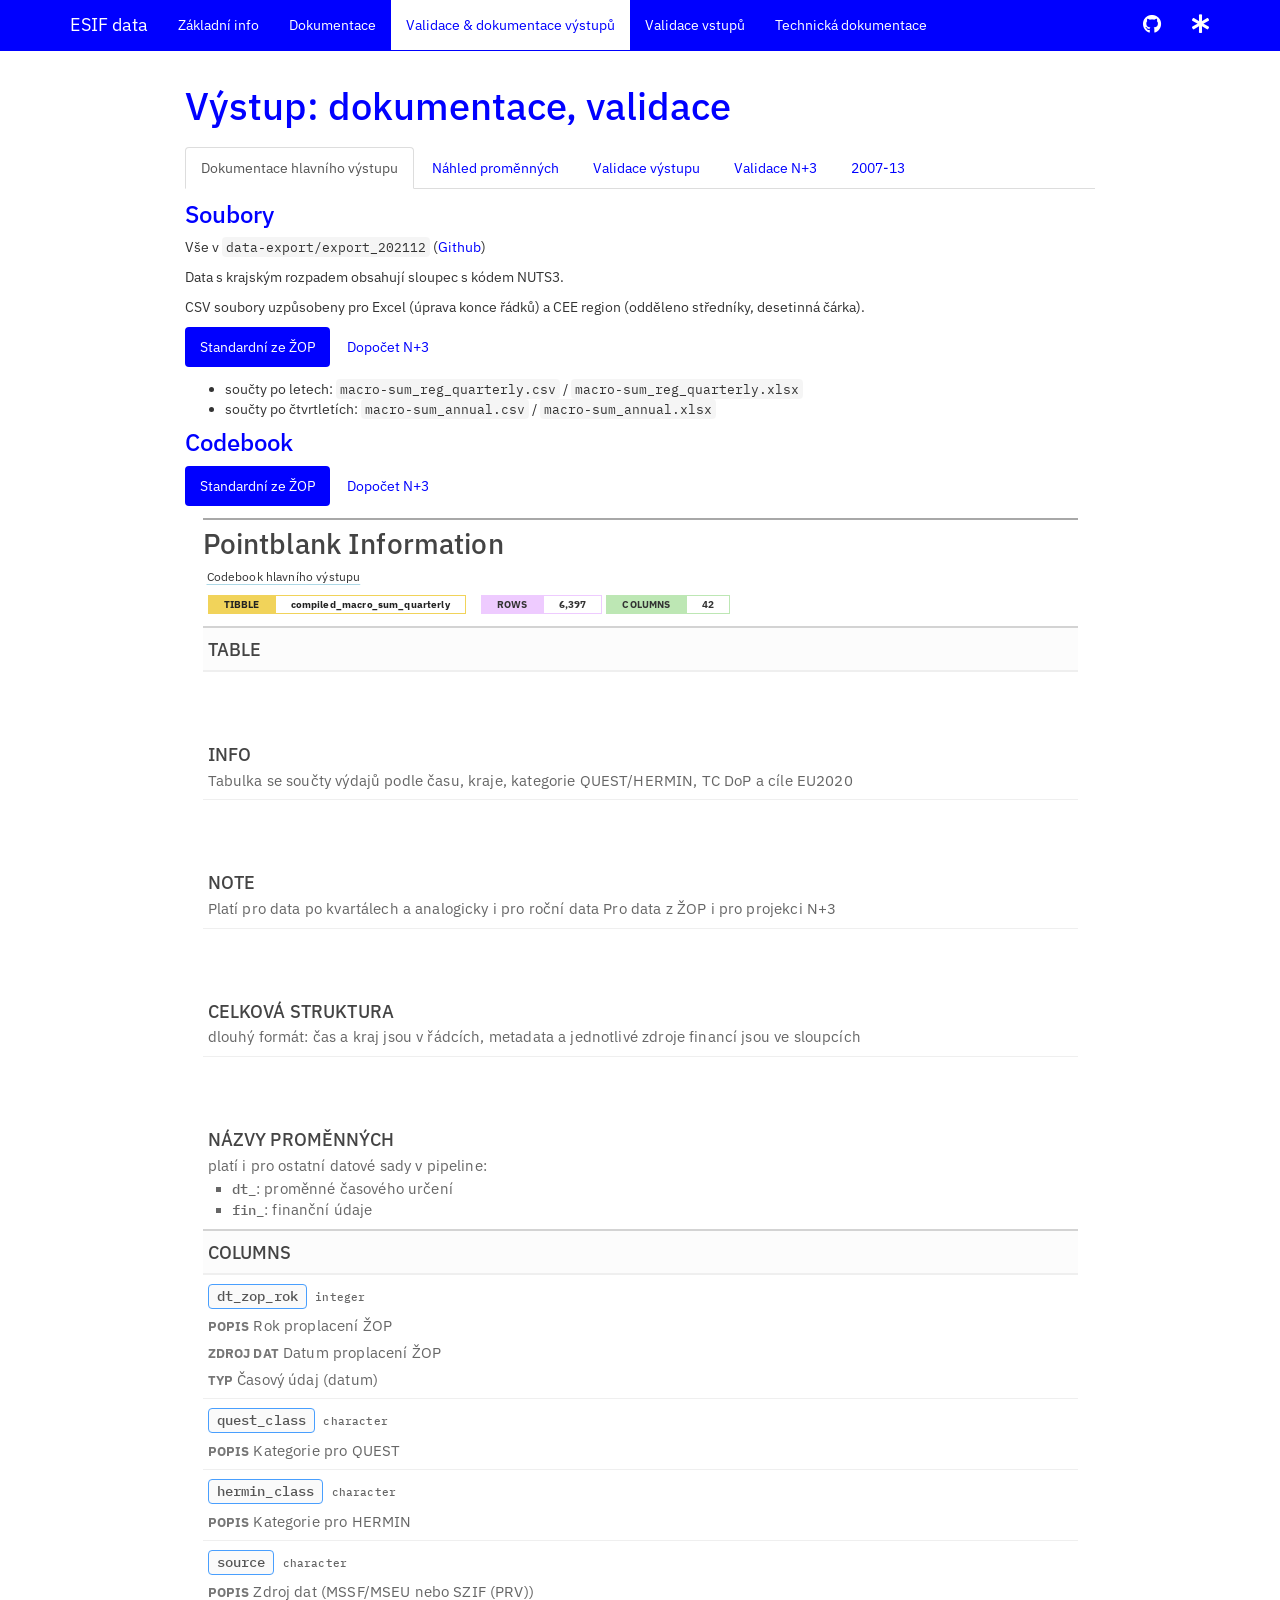
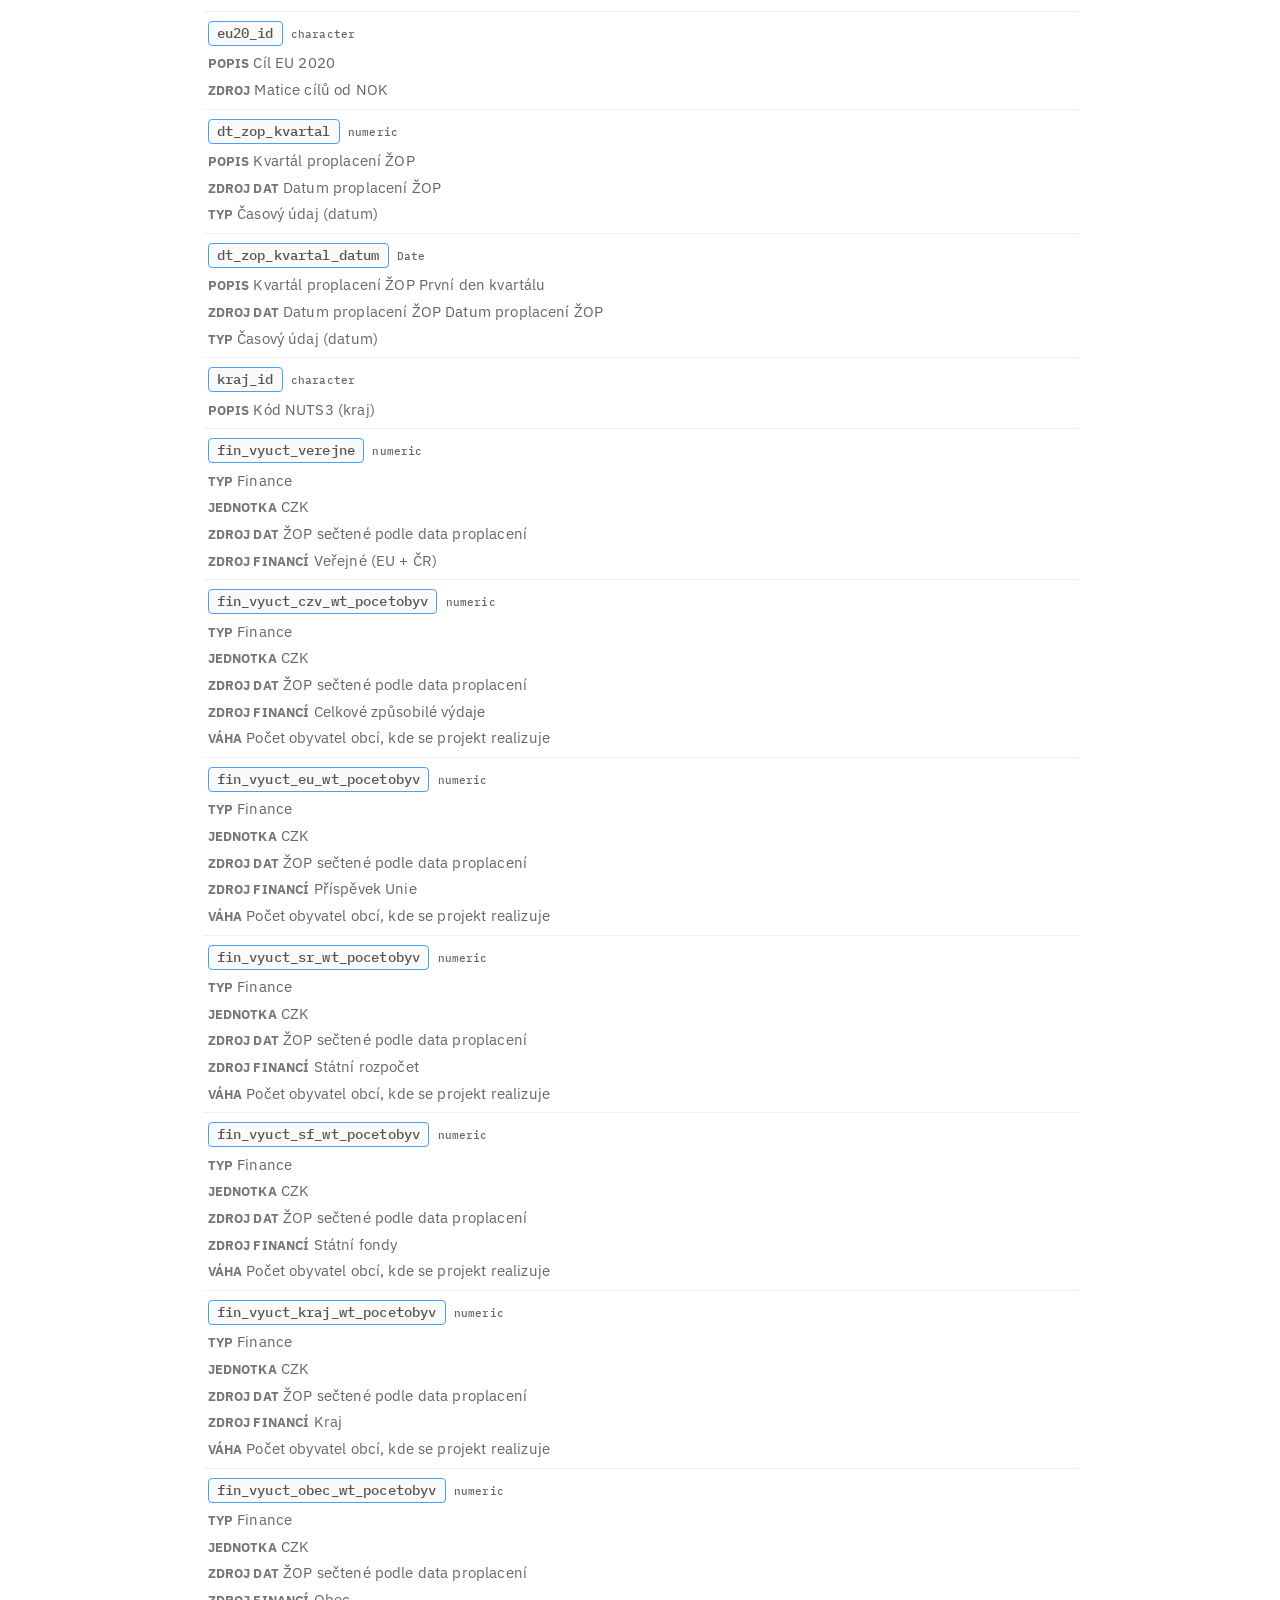
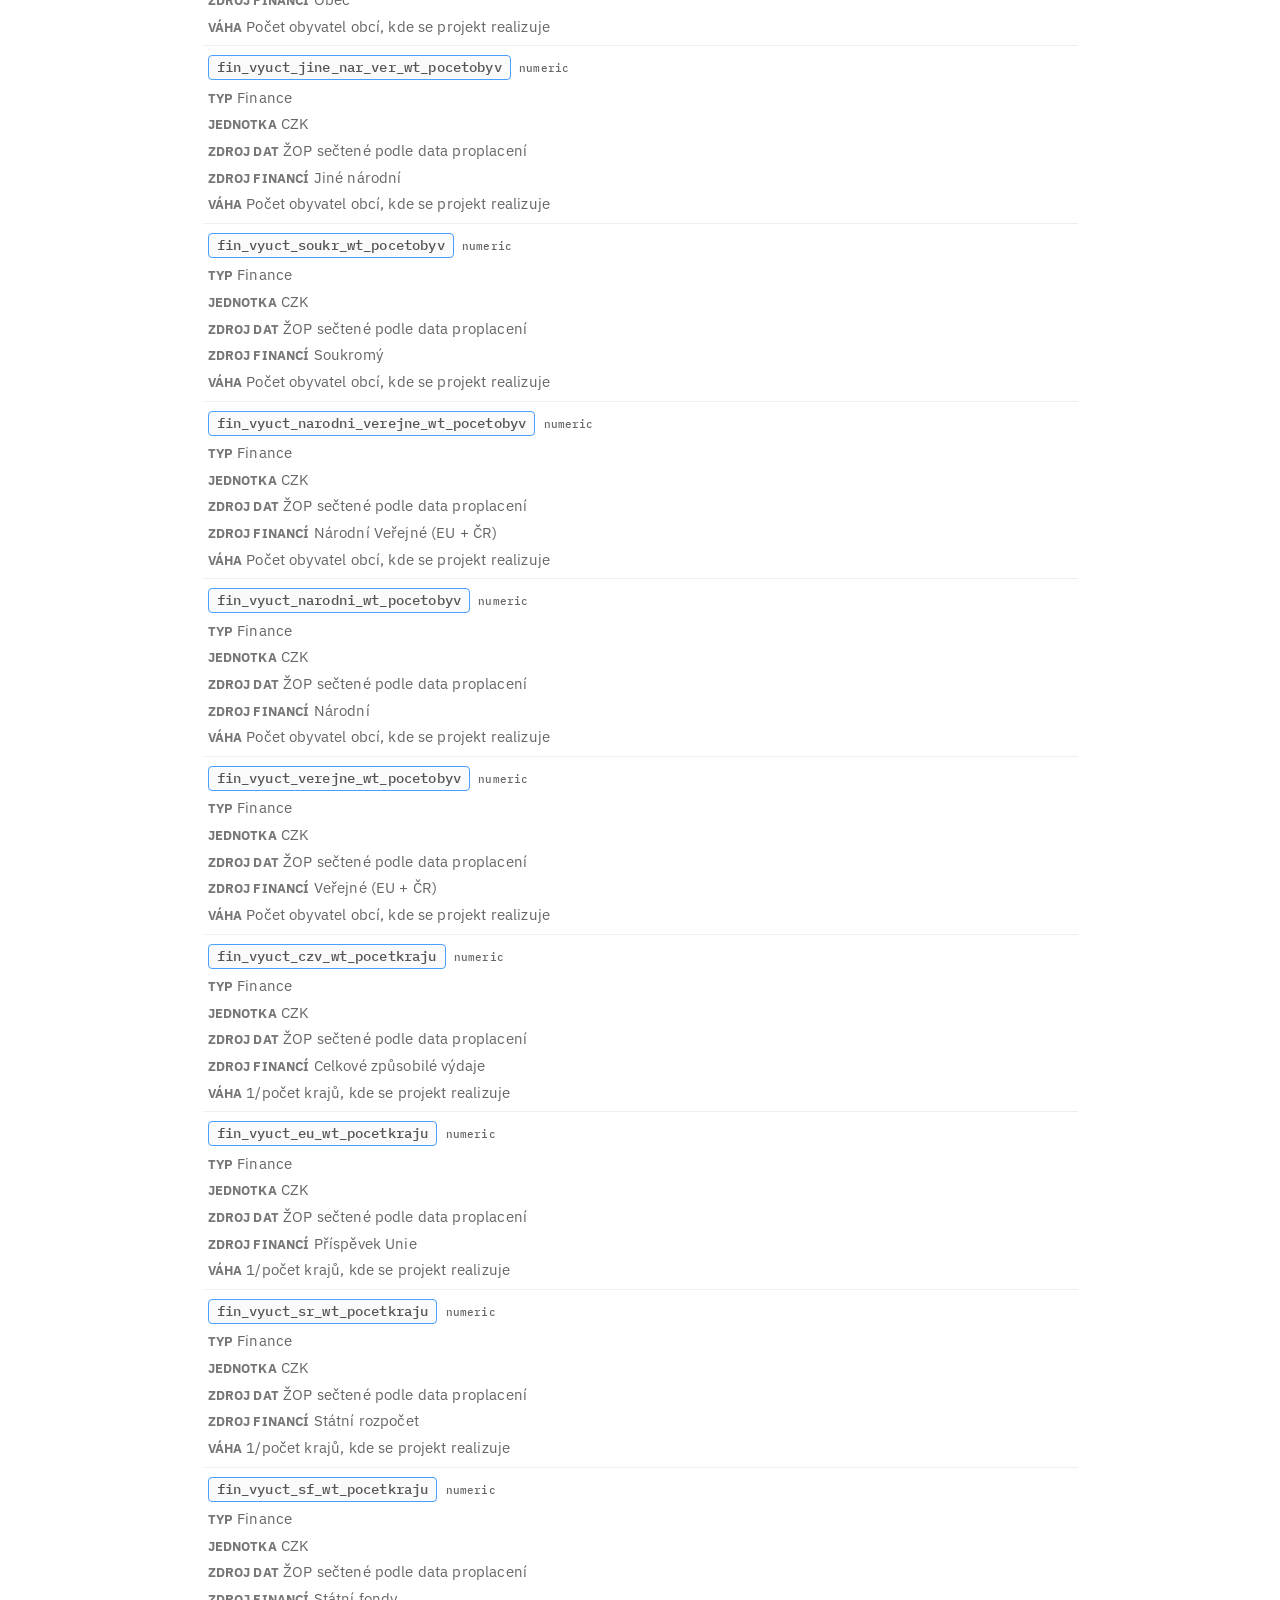
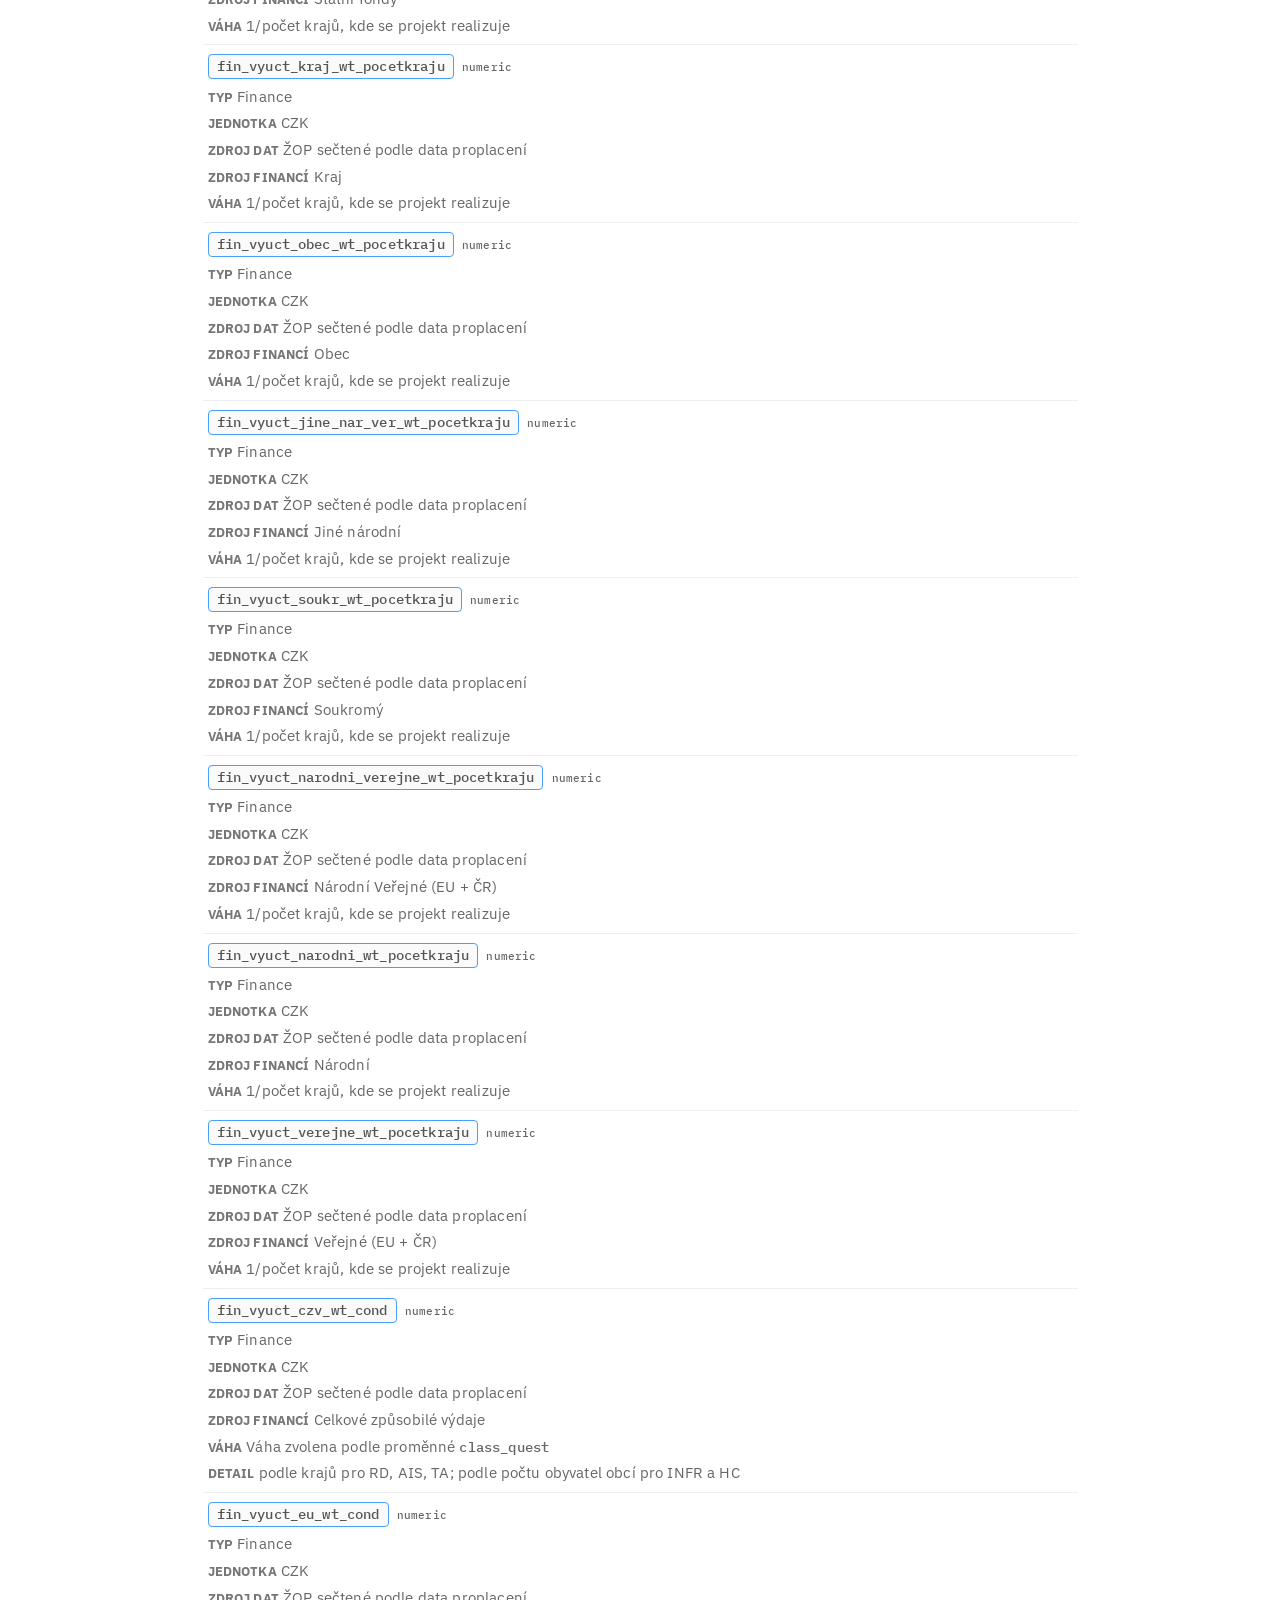
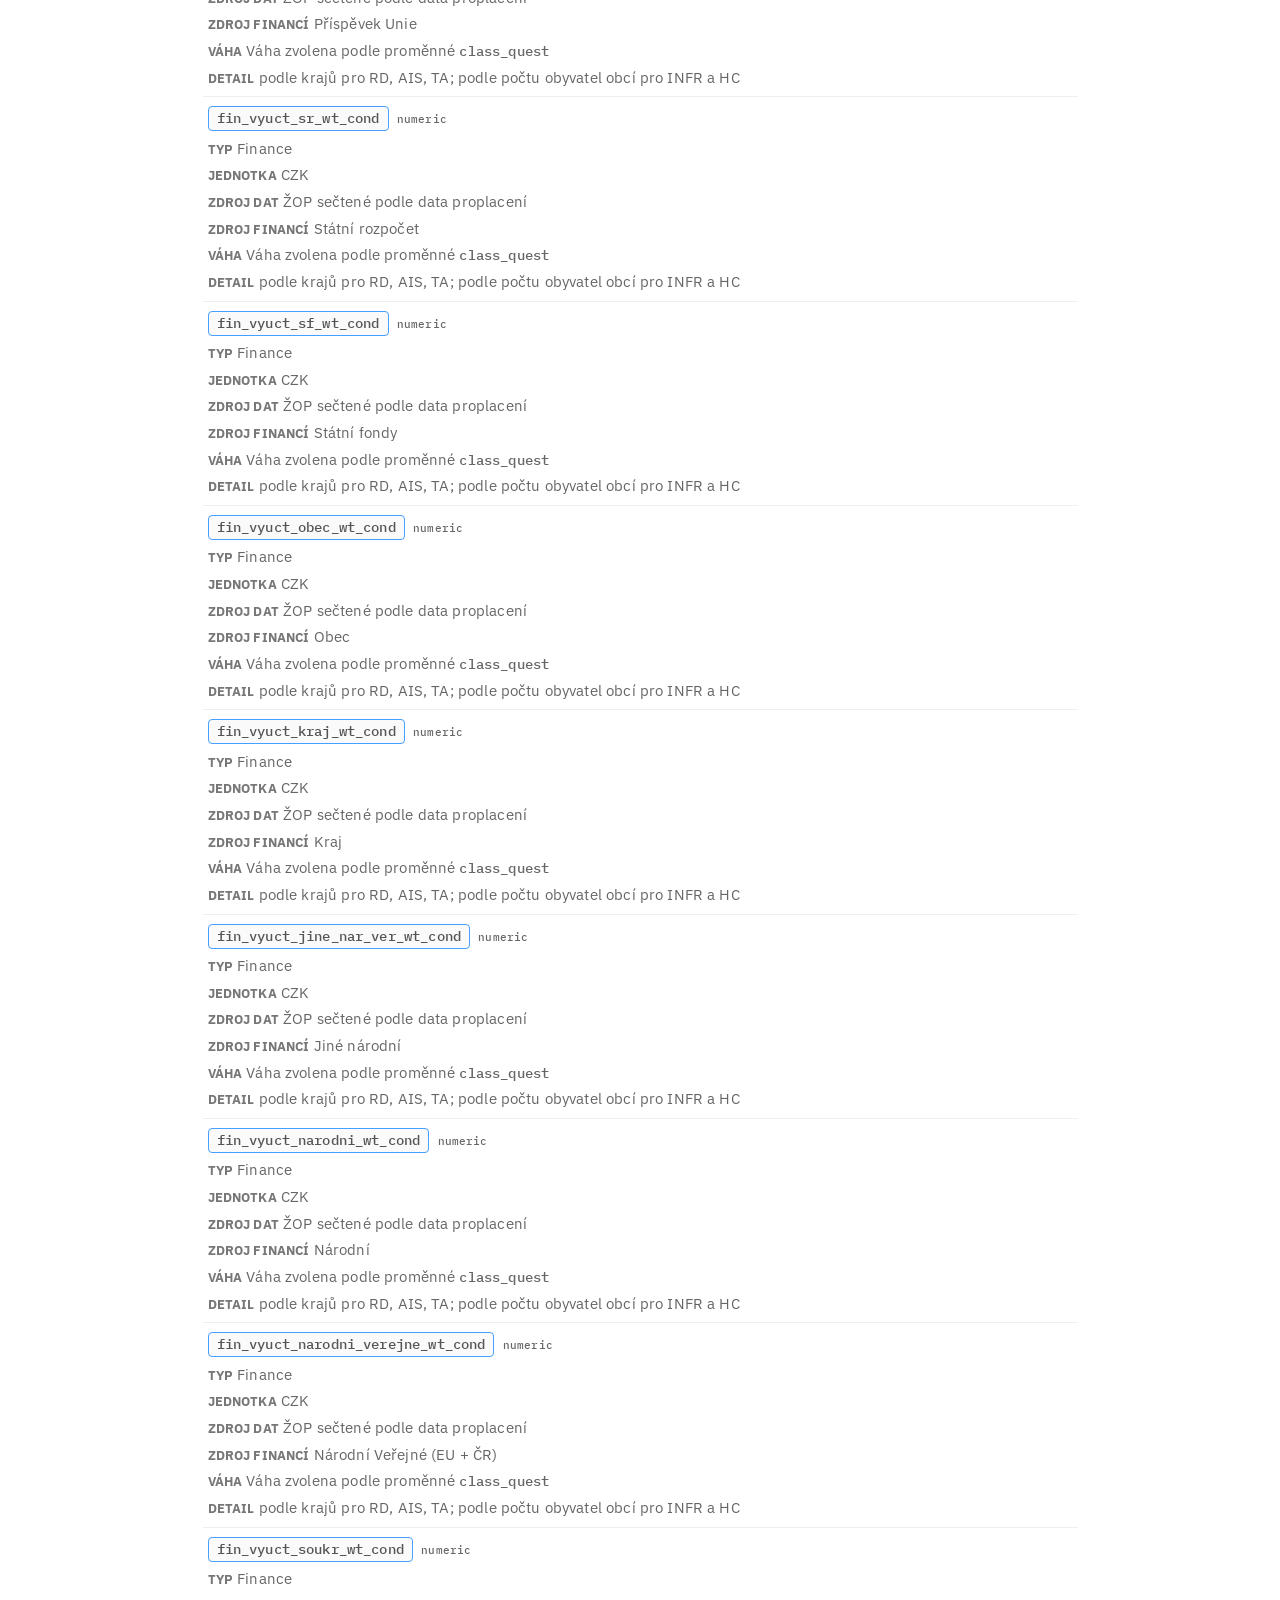
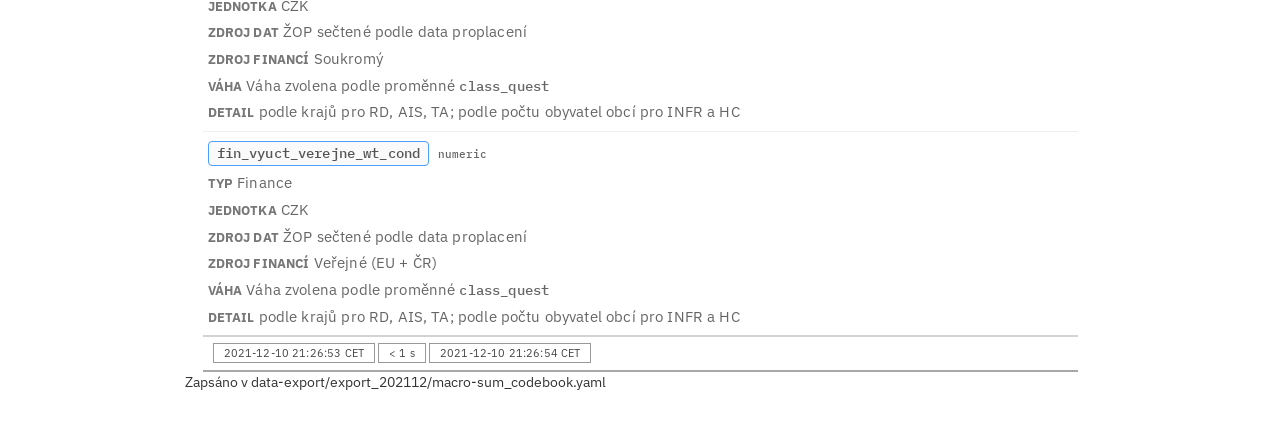
<file: docs/s_output.html>
<!DOCTYPE html>

<html>

<head>

<meta charset="utf-8" />
<meta name="generator" content="pandoc" />
<meta http-equiv="X-UA-Compatible" content="IE=EDGE" />




<title>Výstup: dokumentace, validace</title>

<script src="site_libs/header-attrs-2.11/header-attrs.js"></script>
<script src="site_libs/jquery-3.5.1/jquery-3.5.1.min.js"></script>
<meta name="viewport" content="width=device-width, initial-scale=1" />
<link href="site_libs/bootstrap-3.3.5/css/bootstrap.min.css" rel="stylesheet" />
<script src="site_libs/bootstrap-3.3.5/js/bootstrap.min.js"></script>
<script src="site_libs/bootstrap-3.3.5/shim/html5shiv.min.js"></script>
<script src="site_libs/bootstrap-3.3.5/shim/respond.min.js"></script>
<style>h1 {font-size: 34px;}
       h1.title {font-size: 38px;}
       h2 {font-size: 30px;}
       h3 {font-size: 24px;}
       h4 {font-size: 18px;}
       h5 {font-size: 16px;}
       h6 {font-size: 12px;}
       code {color: inherit; background-color: rgba(0, 0, 0, 0.04);}
       pre:not([class]) { background-color: white }</style>
<script src="site_libs/navigation-1.1/tabsets.js"></script>
<link href="site_libs/highlightjs-9.12.0/default.css" rel="stylesheet" />
<script src="site_libs/highlightjs-9.12.0/highlight.js"></script>
<link href="site_libs/pagedtable-1.1/css/pagedtable.css" rel="stylesheet" />
<script src="site_libs/pagedtable-1.1/js/pagedtable.js"></script>
<link href="site_libs/font-awesome-5.1.0/css/all.css" rel="stylesheet" />
<link href="site_libs/font-awesome-5.1.0/css/v4-shims.css" rel="stylesheet" />

<style type="text/css">
  code{white-space: pre-wrap;}
  span.smallcaps{font-variant: small-caps;}
  span.underline{text-decoration: underline;}
  div.column{display: inline-block; vertical-align: top; width: 50%;}
  div.hanging-indent{margin-left: 1.5em; text-indent: -1.5em;}
  ul.task-list{list-style: none;}
      .display.math{display: block; text-align: center; margin: 0.5rem auto;}
  </style>

<style type="text/css">code{white-space: pre;}</style>
<script type="text/javascript">
if (window.hljs) {
  hljs.configure({languages: []});
  hljs.initHighlightingOnLoad();
  if (document.readyState && document.readyState === "complete") {
    window.setTimeout(function() { hljs.initHighlighting(); }, 0);
  }
}
</script>





<link rel="stylesheet" href="site/site.css" type="text/css" />



<style type = "text/css">
.main-container {
  max-width: 940px;
  margin-left: auto;
  margin-right: auto;
}
img {
  max-width:100%;
}
.tabbed-pane {
  padding-top: 12px;
}
.html-widget {
  margin-bottom: 20px;
}
button.code-folding-btn:focus {
  outline: none;
}
summary {
  display: list-item;
}
pre code {
  padding: 0;
}
</style>


<style type="text/css">
.dropdown-submenu {
  position: relative;
}
.dropdown-submenu>.dropdown-menu {
  top: 0;
  left: 100%;
  margin-top: -6px;
  margin-left: -1px;
  border-radius: 0 6px 6px 6px;
}
.dropdown-submenu:hover>.dropdown-menu {
  display: block;
}
.dropdown-submenu>a:after {
  display: block;
  content: " ";
  float: right;
  width: 0;
  height: 0;
  border-color: transparent;
  border-style: solid;
  border-width: 5px 0 5px 5px;
  border-left-color: #cccccc;
  margin-top: 5px;
  margin-right: -10px;
}
.dropdown-submenu:hover>a:after {
  border-left-color: #adb5bd;
}
.dropdown-submenu.pull-left {
  float: none;
}
.dropdown-submenu.pull-left>.dropdown-menu {
  left: -100%;
  margin-left: 10px;
  border-radius: 6px 0 6px 6px;
}
</style>

<script type="text/javascript">
// manage active state of menu based on current page
$(document).ready(function () {
  // active menu anchor
  href = window.location.pathname
  href = href.substr(href.lastIndexOf('/') + 1)
  if (href === "")
    href = "index.html";
  var menuAnchor = $('a[href="' + href + '"]');

  // mark it active
  menuAnchor.tab('show');

  // if it's got a parent navbar menu mark it active as well
  menuAnchor.closest('li.dropdown').addClass('active');

  // Navbar adjustments
  var navHeight = $(".navbar").first().height() + 15;
  var style = document.createElement('style');
  var pt = "padding-top: " + navHeight + "px; ";
  var mt = "margin-top: -" + navHeight + "px; ";
  var css = "";
  // offset scroll position for anchor links (for fixed navbar)
  for (var i = 1; i <= 6; i++) {
    css += ".section h" + i + "{ " + pt + mt + "}\n";
  }
  style.innerHTML = "body {" + pt + "padding-bottom: 40px; }\n" + css;
  document.head.appendChild(style);
});
</script>

<!-- tabsets -->

<style type="text/css">
.tabset-dropdown > .nav-tabs {
  display: inline-table;
  max-height: 500px;
  min-height: 44px;
  overflow-y: auto;
  border: 1px solid #ddd;
  border-radius: 4px;
}

.tabset-dropdown > .nav-tabs > li.active:before {
  content: "";
  font-family: 'Glyphicons Halflings';
  display: inline-block;
  padding: 10px;
  border-right: 1px solid #ddd;
}

.tabset-dropdown > .nav-tabs.nav-tabs-open > li.active:before {
  content: "&#xe258;";
  border: none;
}

.tabset-dropdown > .nav-tabs.nav-tabs-open:before {
  content: "";
  font-family: 'Glyphicons Halflings';
  display: inline-block;
  padding: 10px;
  border-right: 1px solid #ddd;
}

.tabset-dropdown > .nav-tabs > li.active {
  display: block;
}

.tabset-dropdown > .nav-tabs > li > a,
.tabset-dropdown > .nav-tabs > li > a:focus,
.tabset-dropdown > .nav-tabs > li > a:hover {
  border: none;
  display: inline-block;
  border-radius: 4px;
  background-color: transparent;
}

.tabset-dropdown > .nav-tabs.nav-tabs-open > li {
  display: block;
  float: none;
}

.tabset-dropdown > .nav-tabs > li {
  display: none;
}
</style>

<!-- code folding -->




</head>

<body>


<div class="container-fluid main-container">




<div class="navbar navbar-default  navbar-fixed-top" role="navigation">
  <div class="container">
    <div class="navbar-header">
      <button type="button" class="navbar-toggle collapsed" data-toggle="collapse" data-target="#navbar">
        <span class="icon-bar"></span>
        <span class="icon-bar"></span>
        <span class="icon-bar"></span>
      </button>
      <a class="navbar-brand" href="index.html">ESIF data</a>
    </div>
    <div id="navbar" class="navbar-collapse collapse">
      <ul class="nav navbar-nav">
        <li>
  <a href="README.html">Základní info</a>
</li>
<li>
  <a href="s_doc.html">Dokumentace</a>
</li>
<li>
  <a href="s_output.html">Validace &amp; dokumentace výstupů</a>
</li>
<li>
  <a href="s_inputchecks.html">Validace vstupů</a>
</li>
<li>
  <a href="dev.html">Technická dokumentace</a>
</li>
      </ul>
      <ul class="nav navbar-nav navbar-right">
        <li>
  <a href="https://github.com/petrbouchal/esifunguji">
    <span class="fab fa-github fa-lg"></span>
     
  </a>
</li>
<li>
  <a href="https://petrbouchal.xyz">
    <span class="fas fa-asterisk fa-lg"></span>
     
  </a>
</li>
      </ul>
    </div><!--/.nav-collapse -->
  </div><!--/.container -->
</div><!--/.navbar -->

<div id="header">



<h1 class="title toc-ignore">Výstup: dokumentace, validace</h1>

</div>


<div id="section" class="section level1 tabset">
<h1 class="tabset"></h1>
<div id="dokumentace-hlavního-výstupu" class="section level2">
<h2>Dokumentace hlavního výstupu</h2>
<div id="soubory" class="section level3 tabset tabset-pills">
<h3 class="tabset tabset-pills">Soubory</h3>
<p>Vše v <code>data-export/export_202112</code> (<a href="https://github.com/petrbouchal/esifunguji/tree/master/data-export/export_202112">Github</a>)</p>
<p>Data s krajským rozpadem obsahují sloupec s kódem NUTS3.</p>
<p>CSV soubory uzpůsobeny pro Excel (úprava konce řádků) a CEE region (odděleno středníky, desetinná čárka).</p>
<div id="standardní-ze-žop" class="section level4">
<h4>Standardní ze ŽOP</h4>
<ul>
<li>součty po letech: <code>macro-sum_reg_quarterly.csv</code> / <code>macro-sum_reg_quarterly.xlsx</code></li>
<li>součty po čtvrtletích: <code>macro-sum_annual.csv</code> / <code>macro-sum_annual.xlsx</code></li>
</ul>
</div>
<div id="dopočet-n3" class="section level4">
<h4>Dopočet N+3</h4>
<p>Pouze roční členění.</p>
<p>Dva rozdíly v názvech sloupců (viz codebook):</p>
<ul>
<li>součty výdajů se jmenují <code>fin_zbyva_*</code></li>
<li>proměnná času se jmenuje <code>dt_nplus3_rok</code></li>
</ul>
<p>K metodě dovození projekce N+3 viz <a href="s_doc.html">dokumentaci projektu</a>.</p>
<ul>
<li>součty po letech, bez regionů: <code>macro-sum-nplus3.csv</code> / <code>macro-sum-nplus3.xlsx</code></li>
<li>součty po letech, s regiony: <code>macro-sum_reg_nplus3.csv</code> / <code>macro-sum_reg_nplus3.xlsx</code></li>
</ul>
</div>
</div>
<div id="codebook" class="section level3 tabset tabset-pills">
<h3 class="tabset tabset-pills">Codebook</h3>
<div id="standardní-ze-žop-1" class="section level4">
<h4>Standardní ze ŽOP</h4>
<div id="pb_information" style="overflow-x:auto;overflow-y:auto;width:auto;height:auto;">
<style>@import url("https://fonts.googleapis.com/css2?family=IBM+Plex+Sans:ital,wght@0,100;0,200;0,300;0,400;0,500;0,600;0,700;0,800;0,900;1,100;1,200;1,300;1,400;1,500;1,600;1,700;1,800;1,900&display=swap");
html {
  font-family: 'IBM Plex Sans', -apple-system, BlinkMacSystemFont, 'Segoe UI', Roboto, Oxygen, Ubuntu, Cantarell, 'Helvetica Neue', 'Fira Sans', 'Droid Sans', Arial, sans-serif;
}

#pb_information .gt_table {
  display: table;
  border-collapse: collapse;
  margin-left: auto;
  margin-right: auto;
  color: #333333;
  font-size: 130%;
  font-weight: normal;
  font-style: normal;
  background-color: #FFFFFF;
  width: auto;
  border-top-style: solid;
  border-top-width: 2px;
  border-top-color: #A8A8A8;
  border-right-style: none;
  border-right-width: 2px;
  border-right-color: #D3D3D3;
  border-bottom-style: solid;
  border-bottom-width: 2px;
  border-bottom-color: #A8A8A8;
  border-left-style: none;
  border-left-width: 2px;
  border-left-color: #D3D3D3;
}

#pb_information .gt_heading {
  background-color: #FFFFFF;
  text-align: center;
  border-bottom-color: #FFFFFF;
  border-left-style: none;
  border-left-width: 1px;
  border-left-color: #D3D3D3;
  border-right-style: none;
  border-right-width: 1px;
  border-right-color: #D3D3D3;
}

#pb_information .gt_title {
  color: #333333;
  font-size: 125%;
  font-weight: initial;
  padding-top: 4px;
  padding-bottom: 4px;
  border-bottom-color: #FFFFFF;
  border-bottom-width: 0;
}

#pb_information .gt_subtitle {
  color: #333333;
  font-size: 85%;
  font-weight: initial;
  padding-top: 0;
  padding-bottom: 6px;
  border-top-color: #FFFFFF;
  border-top-width: 0;
}

#pb_information .gt_bottom_border {
  border-bottom-style: solid;
  border-bottom-width: 2px;
  border-bottom-color: #D3D3D3;
}

#pb_information .gt_col_headings {
  border-top-style: solid;
  border-top-width: 2px;
  border-top-color: #D3D3D3;
  border-bottom-style: solid;
  border-bottom-width: 2px;
  border-bottom-color: #D3D3D3;
  border-left-style: none;
  border-left-width: 1px;
  border-left-color: #D3D3D3;
  border-right-style: none;
  border-right-width: 1px;
  border-right-color: #D3D3D3;
}

#pb_information .gt_col_heading {
  color: #333333;
  background-color: #FFFFFF;
  font-size: 100%;
  font-weight: normal;
  text-transform: inherit;
  border-left-style: none;
  border-left-width: 1px;
  border-left-color: #D3D3D3;
  border-right-style: none;
  border-right-width: 1px;
  border-right-color: #D3D3D3;
  vertical-align: bottom;
  padding-top: 5px;
  padding-bottom: 6px;
  padding-left: 5px;
  padding-right: 5px;
  overflow-x: hidden;
}

#pb_information .gt_column_spanner_outer {
  color: #333333;
  background-color: #FFFFFF;
  font-size: 100%;
  font-weight: normal;
  text-transform: inherit;
  padding-top: 0;
  padding-bottom: 0;
  padding-left: 4px;
  padding-right: 4px;
}

#pb_information .gt_column_spanner_outer:first-child {
  padding-left: 0;
}

#pb_information .gt_column_spanner_outer:last-child {
  padding-right: 0;
}

#pb_information .gt_column_spanner {
  border-bottom-style: solid;
  border-bottom-width: 2px;
  border-bottom-color: #D3D3D3;
  vertical-align: bottom;
  padding-top: 5px;
  padding-bottom: 5px;
  overflow-x: hidden;
  display: inline-block;
  width: 100%;
}

#pb_information .gt_group_heading {
  padding: 8px;
  color: #333333;
  background-color: #FFFFFF;
  font-size: 100%;
  font-weight: initial;
  text-transform: inherit;
  border-top-style: solid;
  border-top-width: 2px;
  border-top-color: #D3D3D3;
  border-bottom-style: solid;
  border-bottom-width: 2px;
  border-bottom-color: #D3D3D3;
  border-left-style: none;
  border-left-width: 1px;
  border-left-color: #D3D3D3;
  border-right-style: none;
  border-right-width: 1px;
  border-right-color: #D3D3D3;
  vertical-align: middle;
}

#pb_information .gt_empty_group_heading {
  padding: 0.5px;
  color: #333333;
  background-color: #FFFFFF;
  font-size: 100%;
  font-weight: initial;
  border-top-style: solid;
  border-top-width: 2px;
  border-top-color: #D3D3D3;
  border-bottom-style: solid;
  border-bottom-width: 2px;
  border-bottom-color: #D3D3D3;
  vertical-align: middle;
}

#pb_information .gt_from_md > :first-child {
  margin-top: 0;
}

#pb_information .gt_from_md > :last-child {
  margin-bottom: 0;
}

#pb_information .gt_row {
  padding-top: 8px;
  padding-bottom: 8px;
  padding-left: 5px;
  padding-right: 5px;
  margin: 10px;
  border-top-style: solid;
  border-top-width: 1px;
  border-top-color: #D3D3D3;
  border-left-style: none;
  border-left-width: 1px;
  border-left-color: #D3D3D3;
  border-right-style: none;
  border-right-width: 1px;
  border-right-color: #D3D3D3;
  vertical-align: middle;
  overflow-x: hidden;
}

#pb_information .gt_stub {
  color: #333333;
  background-color: #FFFFFF;
  font-size: 100%;
  font-weight: initial;
  text-transform: inherit;
  border-right-style: solid;
  border-right-width: 2px;
  border-right-color: #D3D3D3;
  padding-left: 12px;
}

#pb_information .gt_summary_row {
  color: #333333;
  background-color: #FFFFFF;
  text-transform: inherit;
  padding-top: 8px;
  padding-bottom: 8px;
  padding-left: 5px;
  padding-right: 5px;
}

#pb_information .gt_first_summary_row {
  padding-top: 8px;
  padding-bottom: 8px;
  padding-left: 5px;
  padding-right: 5px;
  border-top-style: solid;
  border-top-width: 2px;
  border-top-color: #D3D3D3;
}

#pb_information .gt_grand_summary_row {
  color: #333333;
  background-color: #FFFFFF;
  text-transform: inherit;
  padding-top: 8px;
  padding-bottom: 8px;
  padding-left: 5px;
  padding-right: 5px;
}

#pb_information .gt_first_grand_summary_row {
  padding-top: 8px;
  padding-bottom: 8px;
  padding-left: 5px;
  padding-right: 5px;
  border-top-style: double;
  border-top-width: 6px;
  border-top-color: #D3D3D3;
}

#pb_information .gt_striped {
  background-color: rgba(128, 128, 128, 0.05);
}

#pb_information .gt_table_body {
  border-top-style: solid;
  border-top-width: 2px;
  border-top-color: #D3D3D3;
  border-bottom-style: solid;
  border-bottom-width: 2px;
  border-bottom-color: #D3D3D3;
}

#pb_information .gt_footnotes {
  color: #333333;
  background-color: #FFFFFF;
  border-bottom-style: none;
  border-bottom-width: 2px;
  border-bottom-color: #D3D3D3;
  border-left-style: none;
  border-left-width: 2px;
  border-left-color: #D3D3D3;
  border-right-style: none;
  border-right-width: 2px;
  border-right-color: #D3D3D3;
}

#pb_information .gt_footnote {
  margin: 0px;
  font-size: 90%;
  padding: 4px;
}

#pb_information .gt_sourcenotes {
  color: #333333;
  background-color: #FFFFFF;
  border-bottom-style: none;
  border-bottom-width: 2px;
  border-bottom-color: #D3D3D3;
  border-left-style: none;
  border-left-width: 2px;
  border-left-color: #D3D3D3;
  border-right-style: none;
  border-right-width: 2px;
  border-right-color: #D3D3D3;
}

#pb_information .gt_sourcenote {
  font-size: 90%;
  padding: 4px;
}

#pb_information .gt_left {
  text-align: left;
}

#pb_information .gt_center {
  text-align: center;
}

#pb_information .gt_right {
  text-align: right;
  font-variant-numeric: tabular-nums;
}

#pb_information .gt_font_normal {
  font-weight: normal;
}

#pb_information .gt_font_bold {
  font-weight: bold;
}

#pb_information .gt_font_italic {
  font-style: italic;
}

#pb_information .gt_super {
  font-size: 65%;
}

#pb_information .gt_footnote_marks {
  font-style: italic;
  font-weight: normal;
  font-size: 65%;
}

#pb_information {
  -webkit-font-smoothing: antialiased;
  letter-spacing: .15px;
}

#pb_information a {
  color: #375F84;
  text-decoration: none;
}

#pb_information a:hover {
  color: #375F84;
  text-decoration: underline;
}

#pb_information p {
  overflow: visible;
  margin-top: 2px;
  margin-left: 0;
  margin-right: 0;
  margin-bottom: 5px;
}

#pb_information ul {
  list-style-type: square;
  padding-left: 25px;
  margin-top: -4px;
  margin-bottom: 6px;
}

#pb_information li {
  text-indent: -1px;
}

#pb_information h4 {
  font-weight: 500;
  color: #444444;
}

#pb_information code {
  font-family: 'IBM Plex Mono', monospace, courier;
  font-size: 90%;
  font-weight: 500;
  color: #666666;
  background-color: transparent;
  padding: 0;
}

#pb_information .pb_date {
  text-decoration-style: solid;
  text-decoration-color: #9933CC;
  text-decoration-line: underline;
  text-underline-position: under;
  font-variant-numeric: tabular-nums;
  margin-right: 4px;
}

#pb_information .pb_label {
  border: solid 1px;
  border-color: inherit;
  padding: 0px 3px 0px 3px;
}

#pb_information .pb_label_rounded {
  border: solid 1px;
  border-color: inherit;
  border-radius: 8px;
  padding: 0px 8px 0px 8px;
}

#pb_information .pb_sub_label {
  font-size: smaller;
  color: #777777;
}

#pb_information .pb_col_type {
  font-size: 75%;
}

#pb_information .gt_sourcenote {
  height: 35px;
  font-size: 60%;
  padding: 0;
}

#pb_information .gt_group_heading {
  text-indent: -3px;
}
</style>
<table class="gt_table" style="table-layout: fixed;; width: 0px">
  <colgroup>
    <col style="width:875px;"/>
  </colgroup>
  <thead class="gt_header">
    <tr>
      <th colspan="1" class="gt_heading gt_title gt_font_normal" style="color: #444444; font-size: 28px; text-align: left; font-weight: 500;">Pointblank Information</th>
    </tr>
    <tr>
      <th colspan="1" class="gt_heading gt_subtitle gt_font_normal gt_bottom_border" style="font-size: 12px; text-align: left;"><span style="text-decoration-style:solid;text-decoration-color:#ADD8E6;text-decoration-line:underline;text-underline-position:under;color:#333333;font-variant-numeric:tabular-nums;padding-left:4px;margin-right:5px;padding-right:2px;">Codebook hlavního výstupu</span></p>
<div style="height:25px;margin-top:10px;"><span style="background-color:#F1D35A;color:#222222;padding:0.5em 0.5em;position:inherit;text-transform:uppercase;margin:5px 0px 5px 5px;font-weight:bold;border:solid 1px #F1D35A;padding:2px 15px 2px 15px;font-size:smaller;">tibble</span>
<span style="background-color:none;color:#222222;padding:0.5em 0.5em;position:inherit;margin:5px 10px 5px -4px;font-weight:bold;border:solid 1px #F1D35A;padding:2px 15px 2px 15px;font-size:smaller;">compiled_macro_sum_quarterly</span><span style="background-color:#eecbff;color:#333333;padding:0.5em 0.5em;position:inherit;text-transform:uppercase;margin:5px 0px 5px 5px;font-weight:bold;border:solid 1px #eecbff;padding:2px 15px 2px 15px;font-size:smaller;">Rows</span>
<span style="background-color:none;color:#333333;padding:0.5em 0.5em;position:inherit;margin:5px 0px 5px -4px;font-weight:bold;border:solid 1px #eecbff;padding:2px 15px 2px 15px;font-size:smaller;">6,397</span>
<span style="background-color:#BDE7B4;color:#333333;padding:0.5em 0.5em;position:inherit;text-transform:uppercase;margin:5px 0px 5px 1px;font-weight:bold;border:solid 1px #BDE7B4;padding:2px 15px 2px 15px;font-size:smaller;">Columns</span>
<span style="background-color:none;color:#333333;padding:0.5em 0.5em;position:inherit;margin:5px 0px 5px -4px;font-weight:bold;border:solid 1px #BDE7B4;padding:2px 15px 2px 15px;font-size:smaller;">42</span></div>
</th>
    </tr>
  </thead>
  
  <tbody class="gt_table_body">
    <tr class="gt_group_heading_row">
      <td colspan="1" class="gt_group_heading" style="color: #444444; font-weight: 500; text-transform: uppercase; background-color: #FCFCFC; border-bottom-width: 1; border-bottom-style: solid; border-bottom-color: #EFEFEF;">Table</td>
    </tr>
    <tr><td class="gt_row gt_left" style="color: #666666; font-size: smaller; border-top-width: 1; border-top-style: solid; border-top-color: #EFEFEF;"><div class='gt_from_md'><h4 style="margin-bottom:5px;">INFO</h4>
<p>Tabulka se součty výdajů podle času, kraje, kategorie QUEST/HERMIN, TC DoP a cíle EU2020</p>
</div></td></tr>
    <tr><td class="gt_row gt_left" style="color: #666666; font-size: smaller; border-top-width: 1; border-top-style: solid; border-top-color: #EFEFEF;"><div class='gt_from_md'><h4 style="margin-bottom:5px;">NOTE</h4>
<p>Platí pro data po kvartálech a analogicky i pro roční data
Pro data z ŽOP i pro projekci N+3</p>
</div></td></tr>
    <tr><td class="gt_row gt_left" style="color: #666666; font-size: smaller; border-top-width: 1; border-top-style: solid; border-top-color: #EFEFEF;"><div class='gt_from_md'><h4 style="margin-bottom:5px;">CELKOVÁ STRUKTURA</h4>
<p>dlouhý formát: čas a kraj jsou v řádcích, metadata a jednotlivé zdroje financí jsou ve sloupcích</p>
</div></td></tr>
    <tr><td class="gt_row gt_left" style="color: #666666; font-size: smaller; border-top-width: 1; border-top-style: solid; border-top-color: #EFEFEF;"><div class='gt_from_md'><h4 style="margin-bottom:5px;">NÁZVY PROMĚNNÝCH</h4>
<p>platí i pro ostatní datové sady v pipeline:</p>
<ul>
<li><code>dt_</code>: proměnné časového určení</li>
<li><code>fin_</code>: finanční údaje</li>
</ul>
</div></td></tr>
    <tr class="gt_group_heading_row">
      <td colspan="1" class="gt_group_heading" style="color: #444444; font-weight: 500; text-transform: uppercase; background-color: #FCFCFC; border-bottom-width: 1; border-bottom-style: solid; border-bottom-color: #EFEFEF;">Columns</td>
    </tr>
    <tr><td class="gt_row gt_left" style="color: #666666; font-size: smaller; border-top-width: 1; border-top-style: solid; border-top-color: #EFEFEF;"><div class='gt_from_md'><p><code style="margin-bottom:5px;color:#555555;font-weight:500;line-height:2em;border:solid 1px #499FFE;padding:2px 8px 3px 8px;background-color:#FAFAFA;">dt_zop_rok</code>  <code class="pb_col_type">integer</code></p>
<p><strong class="pb_sub_label">POPIS</strong> Rok proplacení ŽOP</p>
<p><strong class="pb_sub_label">ZDROJ DAT</strong> Datum proplacení ŽOP</p>
<p><strong class="pb_sub_label">TYP</strong> Časový údaj (datum)</p>
</div></td></tr>
    <tr><td class="gt_row gt_left" style="color: #666666; font-size: smaller; border-top-width: 1; border-top-style: solid; border-top-color: #EFEFEF;"><div class='gt_from_md'><p><code style="margin-bottom:5px;color:#555555;font-weight:500;line-height:2em;border:solid 1px #499FFE;padding:2px 8px 3px 8px;background-color:#FAFAFA;">quest_class</code>  <code class="pb_col_type">character</code></p>
<p><strong class="pb_sub_label">POPIS</strong> Kategorie pro QUEST</p>
</div></td></tr>
    <tr><td class="gt_row gt_left" style="color: #666666; font-size: smaller; border-top-width: 1; border-top-style: solid; border-top-color: #EFEFEF;"><div class='gt_from_md'><p><code style="margin-bottom:5px;color:#555555;font-weight:500;line-height:2em;border:solid 1px #499FFE;padding:2px 8px 3px 8px;background-color:#FAFAFA;">hermin_class</code>  <code class="pb_col_type">character</code></p>
<p><strong class="pb_sub_label">POPIS</strong> Kategorie pro HERMIN</p>
</div></td></tr>
    <tr><td class="gt_row gt_left" style="color: #666666; font-size: smaller; border-top-width: 1; border-top-style: solid; border-top-color: #EFEFEF;"><div class='gt_from_md'><p><code style="margin-bottom:5px;color:#555555;font-weight:500;line-height:2em;border:solid 1px #499FFE;padding:2px 8px 3px 8px;background-color:#FAFAFA;">source</code>  <code class="pb_col_type">character</code></p>
<p><strong class="pb_sub_label">POPIS</strong> Zdroj dat (MSSF/MSEU nebo SZIF (PRV))</p>
</div></td></tr>
    <tr><td class="gt_row gt_left" style="color: #666666; font-size: smaller; border-top-width: 1; border-top-style: solid; border-top-color: #EFEFEF;"><div class='gt_from_md'><p><code style="margin-bottom:5px;color:#555555;font-weight:500;line-height:2em;border:solid 1px #499FFE;padding:2px 8px 3px 8px;background-color:#FAFAFA;">eu20_id</code>  <code class="pb_col_type">character</code></p>
<p><strong class="pb_sub_label">POPIS</strong> Cíl EU 2020</p>
<p><strong class="pb_sub_label">ZDROJ</strong> Matice cílů od NOK</p>
</div></td></tr>
    <tr><td class="gt_row gt_left" style="color: #666666; font-size: smaller; border-top-width: 1; border-top-style: solid; border-top-color: #EFEFEF;"><div class='gt_from_md'><p><code style="margin-bottom:5px;color:#555555;font-weight:500;line-height:2em;border:solid 1px #499FFE;padding:2px 8px 3px 8px;background-color:#FAFAFA;">dt_zop_kvartal</code>  <code class="pb_col_type">numeric</code></p>
<p><strong class="pb_sub_label">POPIS</strong> Kvartál proplacení ŽOP</p>
<p><strong class="pb_sub_label">ZDROJ DAT</strong> Datum proplacení ŽOP</p>
<p><strong class="pb_sub_label">TYP</strong> Časový údaj (datum)</p>
</div></td></tr>
    <tr><td class="gt_row gt_left" style="color: #666666; font-size: smaller; border-top-width: 1; border-top-style: solid; border-top-color: #EFEFEF;"><div class='gt_from_md'><p><code style="margin-bottom:5px;color:#555555;font-weight:500;line-height:2em;border:solid 1px #499FFE;padding:2px 8px 3px 8px;background-color:#FAFAFA;">dt_zop_kvartal_datum</code>  <code class="pb_col_type">Date</code></p>
<p><strong class="pb_sub_label">POPIS</strong> Kvartál proplacení ŽOP První den kvartálu</p>
<p><strong class="pb_sub_label">ZDROJ DAT</strong> Datum proplacení ŽOP Datum proplacení ŽOP</p>
<p><strong class="pb_sub_label">TYP</strong> Časový údaj (datum)</p>
</div></td></tr>
    <tr><td class="gt_row gt_left" style="color: #666666; font-size: smaller; border-top-width: 1; border-top-style: solid; border-top-color: #EFEFEF;"><div class='gt_from_md'><p><code style="margin-bottom:5px;color:#555555;font-weight:500;line-height:2em;border:solid 1px #499FFE;padding:2px 8px 3px 8px;background-color:#FAFAFA;">kraj_id</code>  <code class="pb_col_type">character</code></p>
<p><strong class="pb_sub_label">POPIS</strong> Kód NUTS3 (kraj)</p>
</div></td></tr>
    <tr><td class="gt_row gt_left" style="color: #666666; font-size: smaller; border-top-width: 1; border-top-style: solid; border-top-color: #EFEFEF;"><div class='gt_from_md'><p><code style="margin-bottom:5px;color:#555555;font-weight:500;line-height:2em;border:solid 1px #499FFE;padding:2px 8px 3px 8px;background-color:#FAFAFA;">fin_vyuct_verejne</code>  <code class="pb_col_type">numeric</code></p>
<p><strong class="pb_sub_label">TYP</strong> Finance</p>
<p><strong class="pb_sub_label">JEDNOTKA</strong> CZK</p>
<p><strong class="pb_sub_label">ZDROJ DAT</strong> ŽOP sečtené podle data proplacení</p>
<p><strong class="pb_sub_label">ZDROJ FINANCÍ</strong> Veřejné (EU + ČR)</p>
</div></td></tr>
    <tr><td class="gt_row gt_left" style="color: #666666; font-size: smaller; border-top-width: 1; border-top-style: solid; border-top-color: #EFEFEF;"><div class='gt_from_md'><p><code style="margin-bottom:5px;color:#555555;font-weight:500;line-height:2em;border:solid 1px #499FFE;padding:2px 8px 3px 8px;background-color:#FAFAFA;">fin_vyuct_czv_wt_pocetobyv</code>  <code class="pb_col_type">numeric</code></p>
<p><strong class="pb_sub_label">TYP</strong> Finance</p>
<p><strong class="pb_sub_label">JEDNOTKA</strong> CZK</p>
<p><strong class="pb_sub_label">ZDROJ DAT</strong> ŽOP sečtené podle data proplacení</p>
<p><strong class="pb_sub_label">ZDROJ FINANCÍ</strong> Celkové způsobilé výdaje</p>
<p><strong class="pb_sub_label">VÁHA</strong> Počet obyvatel obcí, kde se projekt realizuje</p>
</div></td></tr>
    <tr><td class="gt_row gt_left" style="color: #666666; font-size: smaller; border-top-width: 1; border-top-style: solid; border-top-color: #EFEFEF;"><div class='gt_from_md'><p><code style="margin-bottom:5px;color:#555555;font-weight:500;line-height:2em;border:solid 1px #499FFE;padding:2px 8px 3px 8px;background-color:#FAFAFA;">fin_vyuct_eu_wt_pocetobyv</code>  <code class="pb_col_type">numeric</code></p>
<p><strong class="pb_sub_label">TYP</strong> Finance</p>
<p><strong class="pb_sub_label">JEDNOTKA</strong> CZK</p>
<p><strong class="pb_sub_label">ZDROJ DAT</strong> ŽOP sečtené podle data proplacení</p>
<p><strong class="pb_sub_label">ZDROJ FINANCÍ</strong> Příspěvek Unie</p>
<p><strong class="pb_sub_label">VÁHA</strong> Počet obyvatel obcí, kde se projekt realizuje</p>
</div></td></tr>
    <tr><td class="gt_row gt_left" style="color: #666666; font-size: smaller; border-top-width: 1; border-top-style: solid; border-top-color: #EFEFEF;"><div class='gt_from_md'><p><code style="margin-bottom:5px;color:#555555;font-weight:500;line-height:2em;border:solid 1px #499FFE;padding:2px 8px 3px 8px;background-color:#FAFAFA;">fin_vyuct_sr_wt_pocetobyv</code>  <code class="pb_col_type">numeric</code></p>
<p><strong class="pb_sub_label">TYP</strong> Finance</p>
<p><strong class="pb_sub_label">JEDNOTKA</strong> CZK</p>
<p><strong class="pb_sub_label">ZDROJ DAT</strong> ŽOP sečtené podle data proplacení</p>
<p><strong class="pb_sub_label">ZDROJ FINANCÍ</strong> Státní rozpočet</p>
<p><strong class="pb_sub_label">VÁHA</strong> Počet obyvatel obcí, kde se projekt realizuje</p>
</div></td></tr>
    <tr><td class="gt_row gt_left" style="color: #666666; font-size: smaller; border-top-width: 1; border-top-style: solid; border-top-color: #EFEFEF;"><div class='gt_from_md'><p><code style="margin-bottom:5px;color:#555555;font-weight:500;line-height:2em;border:solid 1px #499FFE;padding:2px 8px 3px 8px;background-color:#FAFAFA;">fin_vyuct_sf_wt_pocetobyv</code>  <code class="pb_col_type">numeric</code></p>
<p><strong class="pb_sub_label">TYP</strong> Finance</p>
<p><strong class="pb_sub_label">JEDNOTKA</strong> CZK</p>
<p><strong class="pb_sub_label">ZDROJ DAT</strong> ŽOP sečtené podle data proplacení</p>
<p><strong class="pb_sub_label">ZDROJ FINANCÍ</strong> Státní fondy</p>
<p><strong class="pb_sub_label">VÁHA</strong> Počet obyvatel obcí, kde se projekt realizuje</p>
</div></td></tr>
    <tr><td class="gt_row gt_left" style="color: #666666; font-size: smaller; border-top-width: 1; border-top-style: solid; border-top-color: #EFEFEF;"><div class='gt_from_md'><p><code style="margin-bottom:5px;color:#555555;font-weight:500;line-height:2em;border:solid 1px #499FFE;padding:2px 8px 3px 8px;background-color:#FAFAFA;">fin_vyuct_kraj_wt_pocetobyv</code>  <code class="pb_col_type">numeric</code></p>
<p><strong class="pb_sub_label">TYP</strong> Finance</p>
<p><strong class="pb_sub_label">JEDNOTKA</strong> CZK</p>
<p><strong class="pb_sub_label">ZDROJ DAT</strong> ŽOP sečtené podle data proplacení</p>
<p><strong class="pb_sub_label">ZDROJ FINANCÍ</strong> Kraj</p>
<p><strong class="pb_sub_label">VÁHA</strong> Počet obyvatel obcí, kde se projekt realizuje</p>
</div></td></tr>
    <tr><td class="gt_row gt_left" style="color: #666666; font-size: smaller; border-top-width: 1; border-top-style: solid; border-top-color: #EFEFEF;"><div class='gt_from_md'><p><code style="margin-bottom:5px;color:#555555;font-weight:500;line-height:2em;border:solid 1px #499FFE;padding:2px 8px 3px 8px;background-color:#FAFAFA;">fin_vyuct_obec_wt_pocetobyv</code>  <code class="pb_col_type">numeric</code></p>
<p><strong class="pb_sub_label">TYP</strong> Finance</p>
<p><strong class="pb_sub_label">JEDNOTKA</strong> CZK</p>
<p><strong class="pb_sub_label">ZDROJ DAT</strong> ŽOP sečtené podle data proplacení</p>
<p><strong class="pb_sub_label">ZDROJ FINANCÍ</strong> Obec</p>
<p><strong class="pb_sub_label">VÁHA</strong> Počet obyvatel obcí, kde se projekt realizuje</p>
</div></td></tr>
    <tr><td class="gt_row gt_left" style="color: #666666; font-size: smaller; border-top-width: 1; border-top-style: solid; border-top-color: #EFEFEF;"><div class='gt_from_md'><p><code style="margin-bottom:5px;color:#555555;font-weight:500;line-height:2em;border:solid 1px #499FFE;padding:2px 8px 3px 8px;background-color:#FAFAFA;">fin_vyuct_jine_nar_ver_wt_pocetobyv</code>  <code class="pb_col_type">numeric</code></p>
<p><strong class="pb_sub_label">TYP</strong> Finance</p>
<p><strong class="pb_sub_label">JEDNOTKA</strong> CZK</p>
<p><strong class="pb_sub_label">ZDROJ DAT</strong> ŽOP sečtené podle data proplacení</p>
<p><strong class="pb_sub_label">ZDROJ FINANCÍ</strong> Jiné národní</p>
<p><strong class="pb_sub_label">VÁHA</strong> Počet obyvatel obcí, kde se projekt realizuje</p>
</div></td></tr>
    <tr><td class="gt_row gt_left" style="color: #666666; font-size: smaller; border-top-width: 1; border-top-style: solid; border-top-color: #EFEFEF;"><div class='gt_from_md'><p><code style="margin-bottom:5px;color:#555555;font-weight:500;line-height:2em;border:solid 1px #499FFE;padding:2px 8px 3px 8px;background-color:#FAFAFA;">fin_vyuct_soukr_wt_pocetobyv</code>  <code class="pb_col_type">numeric</code></p>
<p><strong class="pb_sub_label">TYP</strong> Finance</p>
<p><strong class="pb_sub_label">JEDNOTKA</strong> CZK</p>
<p><strong class="pb_sub_label">ZDROJ DAT</strong> ŽOP sečtené podle data proplacení</p>
<p><strong class="pb_sub_label">ZDROJ FINANCÍ</strong> Soukromý</p>
<p><strong class="pb_sub_label">VÁHA</strong> Počet obyvatel obcí, kde se projekt realizuje</p>
</div></td></tr>
    <tr><td class="gt_row gt_left" style="color: #666666; font-size: smaller; border-top-width: 1; border-top-style: solid; border-top-color: #EFEFEF;"><div class='gt_from_md'><p><code style="margin-bottom:5px;color:#555555;font-weight:500;line-height:2em;border:solid 1px #499FFE;padding:2px 8px 3px 8px;background-color:#FAFAFA;">fin_vyuct_narodni_verejne_wt_pocetobyv</code>  <code class="pb_col_type">numeric</code></p>
<p><strong class="pb_sub_label">TYP</strong> Finance</p>
<p><strong class="pb_sub_label">JEDNOTKA</strong> CZK</p>
<p><strong class="pb_sub_label">ZDROJ DAT</strong> ŽOP sečtené podle data proplacení</p>
<p><strong class="pb_sub_label">ZDROJ FINANCÍ</strong> Národní Veřejné (EU + ČR)</p>
<p><strong class="pb_sub_label">VÁHA</strong> Počet obyvatel obcí, kde se projekt realizuje</p>
</div></td></tr>
    <tr><td class="gt_row gt_left" style="color: #666666; font-size: smaller; border-top-width: 1; border-top-style: solid; border-top-color: #EFEFEF;"><div class='gt_from_md'><p><code style="margin-bottom:5px;color:#555555;font-weight:500;line-height:2em;border:solid 1px #499FFE;padding:2px 8px 3px 8px;background-color:#FAFAFA;">fin_vyuct_narodni_wt_pocetobyv</code>  <code class="pb_col_type">numeric</code></p>
<p><strong class="pb_sub_label">TYP</strong> Finance</p>
<p><strong class="pb_sub_label">JEDNOTKA</strong> CZK</p>
<p><strong class="pb_sub_label">ZDROJ DAT</strong> ŽOP sečtené podle data proplacení</p>
<p><strong class="pb_sub_label">ZDROJ FINANCÍ</strong> Národní</p>
<p><strong class="pb_sub_label">VÁHA</strong> Počet obyvatel obcí, kde se projekt realizuje</p>
</div></td></tr>
    <tr><td class="gt_row gt_left" style="color: #666666; font-size: smaller; border-top-width: 1; border-top-style: solid; border-top-color: #EFEFEF;"><div class='gt_from_md'><p><code style="margin-bottom:5px;color:#555555;font-weight:500;line-height:2em;border:solid 1px #499FFE;padding:2px 8px 3px 8px;background-color:#FAFAFA;">fin_vyuct_verejne_wt_pocetobyv</code>  <code class="pb_col_type">numeric</code></p>
<p><strong class="pb_sub_label">TYP</strong> Finance</p>
<p><strong class="pb_sub_label">JEDNOTKA</strong> CZK</p>
<p><strong class="pb_sub_label">ZDROJ DAT</strong> ŽOP sečtené podle data proplacení</p>
<p><strong class="pb_sub_label">ZDROJ FINANCÍ</strong> Veřejné (EU + ČR)</p>
<p><strong class="pb_sub_label">VÁHA</strong> Počet obyvatel obcí, kde se projekt realizuje</p>
</div></td></tr>
    <tr><td class="gt_row gt_left" style="color: #666666; font-size: smaller; border-top-width: 1; border-top-style: solid; border-top-color: #EFEFEF;"><div class='gt_from_md'><p><code style="margin-bottom:5px;color:#555555;font-weight:500;line-height:2em;border:solid 1px #499FFE;padding:2px 8px 3px 8px;background-color:#FAFAFA;">fin_vyuct_czv_wt_pocetkraju</code>  <code class="pb_col_type">numeric</code></p>
<p><strong class="pb_sub_label">TYP</strong> Finance</p>
<p><strong class="pb_sub_label">JEDNOTKA</strong> CZK</p>
<p><strong class="pb_sub_label">ZDROJ DAT</strong> ŽOP sečtené podle data proplacení</p>
<p><strong class="pb_sub_label">ZDROJ FINANCÍ</strong> Celkové způsobilé výdaje</p>
<p><strong class="pb_sub_label">VÁHA</strong> 1/počet krajů, kde se projekt realizuje</p>
</div></td></tr>
    <tr><td class="gt_row gt_left" style="color: #666666; font-size: smaller; border-top-width: 1; border-top-style: solid; border-top-color: #EFEFEF;"><div class='gt_from_md'><p><code style="margin-bottom:5px;color:#555555;font-weight:500;line-height:2em;border:solid 1px #499FFE;padding:2px 8px 3px 8px;background-color:#FAFAFA;">fin_vyuct_eu_wt_pocetkraju</code>  <code class="pb_col_type">numeric</code></p>
<p><strong class="pb_sub_label">TYP</strong> Finance</p>
<p><strong class="pb_sub_label">JEDNOTKA</strong> CZK</p>
<p><strong class="pb_sub_label">ZDROJ DAT</strong> ŽOP sečtené podle data proplacení</p>
<p><strong class="pb_sub_label">ZDROJ FINANCÍ</strong> Příspěvek Unie</p>
<p><strong class="pb_sub_label">VÁHA</strong> 1/počet krajů, kde se projekt realizuje</p>
</div></td></tr>
    <tr><td class="gt_row gt_left" style="color: #666666; font-size: smaller; border-top-width: 1; border-top-style: solid; border-top-color: #EFEFEF;"><div class='gt_from_md'><p><code style="margin-bottom:5px;color:#555555;font-weight:500;line-height:2em;border:solid 1px #499FFE;padding:2px 8px 3px 8px;background-color:#FAFAFA;">fin_vyuct_sr_wt_pocetkraju</code>  <code class="pb_col_type">numeric</code></p>
<p><strong class="pb_sub_label">TYP</strong> Finance</p>
<p><strong class="pb_sub_label">JEDNOTKA</strong> CZK</p>
<p><strong class="pb_sub_label">ZDROJ DAT</strong> ŽOP sečtené podle data proplacení</p>
<p><strong class="pb_sub_label">ZDROJ FINANCÍ</strong> Státní rozpočet</p>
<p><strong class="pb_sub_label">VÁHA</strong> 1/počet krajů, kde se projekt realizuje</p>
</div></td></tr>
    <tr><td class="gt_row gt_left" style="color: #666666; font-size: smaller; border-top-width: 1; border-top-style: solid; border-top-color: #EFEFEF;"><div class='gt_from_md'><p><code style="margin-bottom:5px;color:#555555;font-weight:500;line-height:2em;border:solid 1px #499FFE;padding:2px 8px 3px 8px;background-color:#FAFAFA;">fin_vyuct_sf_wt_pocetkraju</code>  <code class="pb_col_type">numeric</code></p>
<p><strong class="pb_sub_label">TYP</strong> Finance</p>
<p><strong class="pb_sub_label">JEDNOTKA</strong> CZK</p>
<p><strong class="pb_sub_label">ZDROJ DAT</strong> ŽOP sečtené podle data proplacení</p>
<p><strong class="pb_sub_label">ZDROJ FINANCÍ</strong> Státní fondy</p>
<p><strong class="pb_sub_label">VÁHA</strong> 1/počet krajů, kde se projekt realizuje</p>
</div></td></tr>
    <tr><td class="gt_row gt_left" style="color: #666666; font-size: smaller; border-top-width: 1; border-top-style: solid; border-top-color: #EFEFEF;"><div class='gt_from_md'><p><code style="margin-bottom:5px;color:#555555;font-weight:500;line-height:2em;border:solid 1px #499FFE;padding:2px 8px 3px 8px;background-color:#FAFAFA;">fin_vyuct_kraj_wt_pocetkraju</code>  <code class="pb_col_type">numeric</code></p>
<p><strong class="pb_sub_label">TYP</strong> Finance</p>
<p><strong class="pb_sub_label">JEDNOTKA</strong> CZK</p>
<p><strong class="pb_sub_label">ZDROJ DAT</strong> ŽOP sečtené podle data proplacení</p>
<p><strong class="pb_sub_label">ZDROJ FINANCÍ</strong> Kraj</p>
<p><strong class="pb_sub_label">VÁHA</strong> 1/počet krajů, kde se projekt realizuje</p>
</div></td></tr>
    <tr><td class="gt_row gt_left" style="color: #666666; font-size: smaller; border-top-width: 1; border-top-style: solid; border-top-color: #EFEFEF;"><div class='gt_from_md'><p><code style="margin-bottom:5px;color:#555555;font-weight:500;line-height:2em;border:solid 1px #499FFE;padding:2px 8px 3px 8px;background-color:#FAFAFA;">fin_vyuct_obec_wt_pocetkraju</code>  <code class="pb_col_type">numeric</code></p>
<p><strong class="pb_sub_label">TYP</strong> Finance</p>
<p><strong class="pb_sub_label">JEDNOTKA</strong> CZK</p>
<p><strong class="pb_sub_label">ZDROJ DAT</strong> ŽOP sečtené podle data proplacení</p>
<p><strong class="pb_sub_label">ZDROJ FINANCÍ</strong> Obec</p>
<p><strong class="pb_sub_label">VÁHA</strong> 1/počet krajů, kde se projekt realizuje</p>
</div></td></tr>
    <tr><td class="gt_row gt_left" style="color: #666666; font-size: smaller; border-top-width: 1; border-top-style: solid; border-top-color: #EFEFEF;"><div class='gt_from_md'><p><code style="margin-bottom:5px;color:#555555;font-weight:500;line-height:2em;border:solid 1px #499FFE;padding:2px 8px 3px 8px;background-color:#FAFAFA;">fin_vyuct_jine_nar_ver_wt_pocetkraju</code>  <code class="pb_col_type">numeric</code></p>
<p><strong class="pb_sub_label">TYP</strong> Finance</p>
<p><strong class="pb_sub_label">JEDNOTKA</strong> CZK</p>
<p><strong class="pb_sub_label">ZDROJ DAT</strong> ŽOP sečtené podle data proplacení</p>
<p><strong class="pb_sub_label">ZDROJ FINANCÍ</strong> Jiné národní</p>
<p><strong class="pb_sub_label">VÁHA</strong> 1/počet krajů, kde se projekt realizuje</p>
</div></td></tr>
    <tr><td class="gt_row gt_left" style="color: #666666; font-size: smaller; border-top-width: 1; border-top-style: solid; border-top-color: #EFEFEF;"><div class='gt_from_md'><p><code style="margin-bottom:5px;color:#555555;font-weight:500;line-height:2em;border:solid 1px #499FFE;padding:2px 8px 3px 8px;background-color:#FAFAFA;">fin_vyuct_soukr_wt_pocetkraju</code>  <code class="pb_col_type">numeric</code></p>
<p><strong class="pb_sub_label">TYP</strong> Finance</p>
<p><strong class="pb_sub_label">JEDNOTKA</strong> CZK</p>
<p><strong class="pb_sub_label">ZDROJ DAT</strong> ŽOP sečtené podle data proplacení</p>
<p><strong class="pb_sub_label">ZDROJ FINANCÍ</strong> Soukromý</p>
<p><strong class="pb_sub_label">VÁHA</strong> 1/počet krajů, kde se projekt realizuje</p>
</div></td></tr>
    <tr><td class="gt_row gt_left" style="color: #666666; font-size: smaller; border-top-width: 1; border-top-style: solid; border-top-color: #EFEFEF;"><div class='gt_from_md'><p><code style="margin-bottom:5px;color:#555555;font-weight:500;line-height:2em;border:solid 1px #499FFE;padding:2px 8px 3px 8px;background-color:#FAFAFA;">fin_vyuct_narodni_verejne_wt_pocetkraju</code>  <code class="pb_col_type">numeric</code></p>
<p><strong class="pb_sub_label">TYP</strong> Finance</p>
<p><strong class="pb_sub_label">JEDNOTKA</strong> CZK</p>
<p><strong class="pb_sub_label">ZDROJ DAT</strong> ŽOP sečtené podle data proplacení</p>
<p><strong class="pb_sub_label">ZDROJ FINANCÍ</strong> Národní Veřejné (EU + ČR)</p>
<p><strong class="pb_sub_label">VÁHA</strong> 1/počet krajů, kde se projekt realizuje</p>
</div></td></tr>
    <tr><td class="gt_row gt_left" style="color: #666666; font-size: smaller; border-top-width: 1; border-top-style: solid; border-top-color: #EFEFEF;"><div class='gt_from_md'><p><code style="margin-bottom:5px;color:#555555;font-weight:500;line-height:2em;border:solid 1px #499FFE;padding:2px 8px 3px 8px;background-color:#FAFAFA;">fin_vyuct_narodni_wt_pocetkraju</code>  <code class="pb_col_type">numeric</code></p>
<p><strong class="pb_sub_label">TYP</strong> Finance</p>
<p><strong class="pb_sub_label">JEDNOTKA</strong> CZK</p>
<p><strong class="pb_sub_label">ZDROJ DAT</strong> ŽOP sečtené podle data proplacení</p>
<p><strong class="pb_sub_label">ZDROJ FINANCÍ</strong> Národní</p>
<p><strong class="pb_sub_label">VÁHA</strong> 1/počet krajů, kde se projekt realizuje</p>
</div></td></tr>
    <tr><td class="gt_row gt_left" style="color: #666666; font-size: smaller; border-top-width: 1; border-top-style: solid; border-top-color: #EFEFEF;"><div class='gt_from_md'><p><code style="margin-bottom:5px;color:#555555;font-weight:500;line-height:2em;border:solid 1px #499FFE;padding:2px 8px 3px 8px;background-color:#FAFAFA;">fin_vyuct_verejne_wt_pocetkraju</code>  <code class="pb_col_type">numeric</code></p>
<p><strong class="pb_sub_label">TYP</strong> Finance</p>
<p><strong class="pb_sub_label">JEDNOTKA</strong> CZK</p>
<p><strong class="pb_sub_label">ZDROJ DAT</strong> ŽOP sečtené podle data proplacení</p>
<p><strong class="pb_sub_label">ZDROJ FINANCÍ</strong> Veřejné (EU + ČR)</p>
<p><strong class="pb_sub_label">VÁHA</strong> 1/počet krajů, kde se projekt realizuje</p>
</div></td></tr>
    <tr><td class="gt_row gt_left" style="color: #666666; font-size: smaller; border-top-width: 1; border-top-style: solid; border-top-color: #EFEFEF;"><div class='gt_from_md'><p><code style="margin-bottom:5px;color:#555555;font-weight:500;line-height:2em;border:solid 1px #499FFE;padding:2px 8px 3px 8px;background-color:#FAFAFA;">fin_vyuct_czv_wt_cond</code>  <code class="pb_col_type">numeric</code></p>
<p><strong class="pb_sub_label">TYP</strong> Finance</p>
<p><strong class="pb_sub_label">JEDNOTKA</strong> CZK</p>
<p><strong class="pb_sub_label">ZDROJ DAT</strong> ŽOP sečtené podle data proplacení</p>
<p><strong class="pb_sub_label">ZDROJ FINANCÍ</strong> Celkové způsobilé výdaje</p>
<p><strong class="pb_sub_label">VÁHA</strong> Váha zvolena podle proměnné <code>class_quest</code></p>
<p><strong class="pb_sub_label">DETAIL</strong> podle krajů pro RD, AIS, TA; podle počtu obyvatel obcí pro INFR a HC</p>
</div></td></tr>
    <tr><td class="gt_row gt_left" style="color: #666666; font-size: smaller; border-top-width: 1; border-top-style: solid; border-top-color: #EFEFEF;"><div class='gt_from_md'><p><code style="margin-bottom:5px;color:#555555;font-weight:500;line-height:2em;border:solid 1px #499FFE;padding:2px 8px 3px 8px;background-color:#FAFAFA;">fin_vyuct_eu_wt_cond</code>  <code class="pb_col_type">numeric</code></p>
<p><strong class="pb_sub_label">TYP</strong> Finance</p>
<p><strong class="pb_sub_label">JEDNOTKA</strong> CZK</p>
<p><strong class="pb_sub_label">ZDROJ DAT</strong> ŽOP sečtené podle data proplacení</p>
<p><strong class="pb_sub_label">ZDROJ FINANCÍ</strong> Příspěvek Unie</p>
<p><strong class="pb_sub_label">VÁHA</strong> Váha zvolena podle proměnné <code>class_quest</code></p>
<p><strong class="pb_sub_label">DETAIL</strong> podle krajů pro RD, AIS, TA; podle počtu obyvatel obcí pro INFR a HC</p>
</div></td></tr>
    <tr><td class="gt_row gt_left" style="color: #666666; font-size: smaller; border-top-width: 1; border-top-style: solid; border-top-color: #EFEFEF;"><div class='gt_from_md'><p><code style="margin-bottom:5px;color:#555555;font-weight:500;line-height:2em;border:solid 1px #499FFE;padding:2px 8px 3px 8px;background-color:#FAFAFA;">fin_vyuct_sr_wt_cond</code>  <code class="pb_col_type">numeric</code></p>
<p><strong class="pb_sub_label">TYP</strong> Finance</p>
<p><strong class="pb_sub_label">JEDNOTKA</strong> CZK</p>
<p><strong class="pb_sub_label">ZDROJ DAT</strong> ŽOP sečtené podle data proplacení</p>
<p><strong class="pb_sub_label">ZDROJ FINANCÍ</strong> Státní rozpočet</p>
<p><strong class="pb_sub_label">VÁHA</strong> Váha zvolena podle proměnné <code>class_quest</code></p>
<p><strong class="pb_sub_label">DETAIL</strong> podle krajů pro RD, AIS, TA; podle počtu obyvatel obcí pro INFR a HC</p>
</div></td></tr>
    <tr><td class="gt_row gt_left" style="color: #666666; font-size: smaller; border-top-width: 1; border-top-style: solid; border-top-color: #EFEFEF;"><div class='gt_from_md'><p><code style="margin-bottom:5px;color:#555555;font-weight:500;line-height:2em;border:solid 1px #499FFE;padding:2px 8px 3px 8px;background-color:#FAFAFA;">fin_vyuct_sf_wt_cond</code>  <code class="pb_col_type">numeric</code></p>
<p><strong class="pb_sub_label">TYP</strong> Finance</p>
<p><strong class="pb_sub_label">JEDNOTKA</strong> CZK</p>
<p><strong class="pb_sub_label">ZDROJ DAT</strong> ŽOP sečtené podle data proplacení</p>
<p><strong class="pb_sub_label">ZDROJ FINANCÍ</strong> Státní fondy</p>
<p><strong class="pb_sub_label">VÁHA</strong> Váha zvolena podle proměnné <code>class_quest</code></p>
<p><strong class="pb_sub_label">DETAIL</strong> podle krajů pro RD, AIS, TA; podle počtu obyvatel obcí pro INFR a HC</p>
</div></td></tr>
    <tr><td class="gt_row gt_left" style="color: #666666; font-size: smaller; border-top-width: 1; border-top-style: solid; border-top-color: #EFEFEF;"><div class='gt_from_md'><p><code style="margin-bottom:5px;color:#555555;font-weight:500;line-height:2em;border:solid 1px #499FFE;padding:2px 8px 3px 8px;background-color:#FAFAFA;">fin_vyuct_obec_wt_cond</code>  <code class="pb_col_type">numeric</code></p>
<p><strong class="pb_sub_label">TYP</strong> Finance</p>
<p><strong class="pb_sub_label">JEDNOTKA</strong> CZK</p>
<p><strong class="pb_sub_label">ZDROJ DAT</strong> ŽOP sečtené podle data proplacení</p>
<p><strong class="pb_sub_label">ZDROJ FINANCÍ</strong> Obec</p>
<p><strong class="pb_sub_label">VÁHA</strong> Váha zvolena podle proměnné <code>class_quest</code></p>
<p><strong class="pb_sub_label">DETAIL</strong> podle krajů pro RD, AIS, TA; podle počtu obyvatel obcí pro INFR a HC</p>
</div></td></tr>
    <tr><td class="gt_row gt_left" style="color: #666666; font-size: smaller; border-top-width: 1; border-top-style: solid; border-top-color: #EFEFEF;"><div class='gt_from_md'><p><code style="margin-bottom:5px;color:#555555;font-weight:500;line-height:2em;border:solid 1px #499FFE;padding:2px 8px 3px 8px;background-color:#FAFAFA;">fin_vyuct_kraj_wt_cond</code>  <code class="pb_col_type">numeric</code></p>
<p><strong class="pb_sub_label">TYP</strong> Finance</p>
<p><strong class="pb_sub_label">JEDNOTKA</strong> CZK</p>
<p><strong class="pb_sub_label">ZDROJ DAT</strong> ŽOP sečtené podle data proplacení</p>
<p><strong class="pb_sub_label">ZDROJ FINANCÍ</strong> Kraj</p>
<p><strong class="pb_sub_label">VÁHA</strong> Váha zvolena podle proměnné <code>class_quest</code></p>
<p><strong class="pb_sub_label">DETAIL</strong> podle krajů pro RD, AIS, TA; podle počtu obyvatel obcí pro INFR a HC</p>
</div></td></tr>
    <tr><td class="gt_row gt_left" style="color: #666666; font-size: smaller; border-top-width: 1; border-top-style: solid; border-top-color: #EFEFEF;"><div class='gt_from_md'><p><code style="margin-bottom:5px;color:#555555;font-weight:500;line-height:2em;border:solid 1px #499FFE;padding:2px 8px 3px 8px;background-color:#FAFAFA;">fin_vyuct_jine_nar_ver_wt_cond</code>  <code class="pb_col_type">numeric</code></p>
<p><strong class="pb_sub_label">TYP</strong> Finance</p>
<p><strong class="pb_sub_label">JEDNOTKA</strong> CZK</p>
<p><strong class="pb_sub_label">ZDROJ DAT</strong> ŽOP sečtené podle data proplacení</p>
<p><strong class="pb_sub_label">ZDROJ FINANCÍ</strong> Jiné národní</p>
<p><strong class="pb_sub_label">VÁHA</strong> Váha zvolena podle proměnné <code>class_quest</code></p>
<p><strong class="pb_sub_label">DETAIL</strong> podle krajů pro RD, AIS, TA; podle počtu obyvatel obcí pro INFR a HC</p>
</div></td></tr>
    <tr><td class="gt_row gt_left" style="color: #666666; font-size: smaller; border-top-width: 1; border-top-style: solid; border-top-color: #EFEFEF;"><div class='gt_from_md'><p><code style="margin-bottom:5px;color:#555555;font-weight:500;line-height:2em;border:solid 1px #499FFE;padding:2px 8px 3px 8px;background-color:#FAFAFA;">fin_vyuct_narodni_wt_cond</code>  <code class="pb_col_type">numeric</code></p>
<p><strong class="pb_sub_label">TYP</strong> Finance</p>
<p><strong class="pb_sub_label">JEDNOTKA</strong> CZK</p>
<p><strong class="pb_sub_label">ZDROJ DAT</strong> ŽOP sečtené podle data proplacení</p>
<p><strong class="pb_sub_label">ZDROJ FINANCÍ</strong> Národní</p>
<p><strong class="pb_sub_label">VÁHA</strong> Váha zvolena podle proměnné <code>class_quest</code></p>
<p><strong class="pb_sub_label">DETAIL</strong> podle krajů pro RD, AIS, TA; podle počtu obyvatel obcí pro INFR a HC</p>
</div></td></tr>
    <tr><td class="gt_row gt_left" style="color: #666666; font-size: smaller; border-top-width: 1; border-top-style: solid; border-top-color: #EFEFEF;"><div class='gt_from_md'><p><code style="margin-bottom:5px;color:#555555;font-weight:500;line-height:2em;border:solid 1px #499FFE;padding:2px 8px 3px 8px;background-color:#FAFAFA;">fin_vyuct_narodni_verejne_wt_cond</code>  <code class="pb_col_type">numeric</code></p>
<p><strong class="pb_sub_label">TYP</strong> Finance</p>
<p><strong class="pb_sub_label">JEDNOTKA</strong> CZK</p>
<p><strong class="pb_sub_label">ZDROJ DAT</strong> ŽOP sečtené podle data proplacení</p>
<p><strong class="pb_sub_label">ZDROJ FINANCÍ</strong> Národní Veřejné (EU + ČR)</p>
<p><strong class="pb_sub_label">VÁHA</strong> Váha zvolena podle proměnné <code>class_quest</code></p>
<p><strong class="pb_sub_label">DETAIL</strong> podle krajů pro RD, AIS, TA; podle počtu obyvatel obcí pro INFR a HC</p>
</div></td></tr>
    <tr><td class="gt_row gt_left" style="color: #666666; font-size: smaller; border-top-width: 1; border-top-style: solid; border-top-color: #EFEFEF;"><div class='gt_from_md'><p><code style="margin-bottom:5px;color:#555555;font-weight:500;line-height:2em;border:solid 1px #499FFE;padding:2px 8px 3px 8px;background-color:#FAFAFA;">fin_vyuct_soukr_wt_cond</code>  <code class="pb_col_type">numeric</code></p>
<p><strong class="pb_sub_label">TYP</strong> Finance</p>
<p><strong class="pb_sub_label">JEDNOTKA</strong> CZK</p>
<p><strong class="pb_sub_label">ZDROJ DAT</strong> ŽOP sečtené podle data proplacení</p>
<p><strong class="pb_sub_label">ZDROJ FINANCÍ</strong> Soukromý</p>
<p><strong class="pb_sub_label">VÁHA</strong> Váha zvolena podle proměnné <code>class_quest</code></p>
<p><strong class="pb_sub_label">DETAIL</strong> podle krajů pro RD, AIS, TA; podle počtu obyvatel obcí pro INFR a HC</p>
</div></td></tr>
    <tr><td class="gt_row gt_left" style="color: #666666; font-size: smaller; border-top-width: 1; border-top-style: solid; border-top-color: #EFEFEF;"><div class='gt_from_md'><p><code style="margin-bottom:5px;color:#555555;font-weight:500;line-height:2em;border:solid 1px #499FFE;padding:2px 8px 3px 8px;background-color:#FAFAFA;">fin_vyuct_verejne_wt_cond</code>  <code class="pb_col_type">numeric</code></p>
<p><strong class="pb_sub_label">TYP</strong> Finance</p>
<p><strong class="pb_sub_label">JEDNOTKA</strong> CZK</p>
<p><strong class="pb_sub_label">ZDROJ DAT</strong> ŽOP sečtené podle data proplacení</p>
<p><strong class="pb_sub_label">ZDROJ FINANCÍ</strong> Veřejné (EU + ČR)</p>
<p><strong class="pb_sub_label">VÁHA</strong> Váha zvolena podle proměnné <code>class_quest</code></p>
<p><strong class="pb_sub_label">DETAIL</strong> podle krajů pro RD, AIS, TA; podle počtu obyvatel obcí pro INFR a HC</p>
</div></td></tr>
  </tbody>
  <tfoot class="gt_sourcenotes">
    <tr>
      <td class="gt_sourcenote" colspan="1"><span style="background-color:#FFF;color:#444;padding:0.5em 0.5em;position:inherit;text-transform:uppercase;margin-left:10px;border:solid 1px #999999;font-variant-numeric:tabular-nums;border-radius:0;padding:2px 10px 2px 10px;padding:2px 10px 2px 10px;">2021-12-10 21:26:53 CET</span>
<span style="background-color:#FFF;color:#444;padding:0.5em 0.5em;position:inherit;margin:5px 1px 5px 0;border:solid 1px #999999;font-variant-numeric:tabular-nums;border-radius:0;padding:2px 10px 2px 10px;">&lt; 1 s</span>
<span style="background-color:#FFF;color:#444;padding:0.5em 0.5em;position:inherit;text-transform:uppercase;margin:5px 1px 5px -1px;border:solid 1px #999999;font-variant-numeric:tabular-nums;border-radius:0;padding:2px 10px 2px 10px;">2021-12-10 21:26:54 CET</span></td>
    </tr>
  </tfoot>
  
</table>
</div>
<p>Zapsáno v data-export/export_202112/macro-sum_codebook.yaml</p>
</div>
<div id="dopočet-n3-1" class="section level4">
<h4>Dopočet N+3</h4>
<div id="pb_information" style="overflow-x:auto;overflow-y:auto;width:auto;height:auto;">
<style>@import url("https://fonts.googleapis.com/css2?family=IBM+Plex+Sans:ital,wght@0,100;0,200;0,300;0,400;0,500;0,600;0,700;0,800;0,900;1,100;1,200;1,300;1,400;1,500;1,600;1,700;1,800;1,900&display=swap");
html {
  font-family: 'IBM Plex Sans', -apple-system, BlinkMacSystemFont, 'Segoe UI', Roboto, Oxygen, Ubuntu, Cantarell, 'Helvetica Neue', 'Fira Sans', 'Droid Sans', Arial, sans-serif;
}

#pb_information .gt_table {
  display: table;
  border-collapse: collapse;
  margin-left: auto;
  margin-right: auto;
  color: #333333;
  font-size: 130%;
  font-weight: normal;
  font-style: normal;
  background-color: #FFFFFF;
  width: auto;
  border-top-style: solid;
  border-top-width: 2px;
  border-top-color: #A8A8A8;
  border-right-style: none;
  border-right-width: 2px;
  border-right-color: #D3D3D3;
  border-bottom-style: solid;
  border-bottom-width: 2px;
  border-bottom-color: #A8A8A8;
  border-left-style: none;
  border-left-width: 2px;
  border-left-color: #D3D3D3;
}

#pb_information .gt_heading {
  background-color: #FFFFFF;
  text-align: center;
  border-bottom-color: #FFFFFF;
  border-left-style: none;
  border-left-width: 1px;
  border-left-color: #D3D3D3;
  border-right-style: none;
  border-right-width: 1px;
  border-right-color: #D3D3D3;
}

#pb_information .gt_title {
  color: #333333;
  font-size: 125%;
  font-weight: initial;
  padding-top: 4px;
  padding-bottom: 4px;
  border-bottom-color: #FFFFFF;
  border-bottom-width: 0;
}

#pb_information .gt_subtitle {
  color: #333333;
  font-size: 85%;
  font-weight: initial;
  padding-top: 0;
  padding-bottom: 6px;
  border-top-color: #FFFFFF;
  border-top-width: 0;
}

#pb_information .gt_bottom_border {
  border-bottom-style: solid;
  border-bottom-width: 2px;
  border-bottom-color: #D3D3D3;
}

#pb_information .gt_col_headings {
  border-top-style: solid;
  border-top-width: 2px;
  border-top-color: #D3D3D3;
  border-bottom-style: solid;
  border-bottom-width: 2px;
  border-bottom-color: #D3D3D3;
  border-left-style: none;
  border-left-width: 1px;
  border-left-color: #D3D3D3;
  border-right-style: none;
  border-right-width: 1px;
  border-right-color: #D3D3D3;
}

#pb_information .gt_col_heading {
  color: #333333;
  background-color: #FFFFFF;
  font-size: 100%;
  font-weight: normal;
  text-transform: inherit;
  border-left-style: none;
  border-left-width: 1px;
  border-left-color: #D3D3D3;
  border-right-style: none;
  border-right-width: 1px;
  border-right-color: #D3D3D3;
  vertical-align: bottom;
  padding-top: 5px;
  padding-bottom: 6px;
  padding-left: 5px;
  padding-right: 5px;
  overflow-x: hidden;
}

#pb_information .gt_column_spanner_outer {
  color: #333333;
  background-color: #FFFFFF;
  font-size: 100%;
  font-weight: normal;
  text-transform: inherit;
  padding-top: 0;
  padding-bottom: 0;
  padding-left: 4px;
  padding-right: 4px;
}

#pb_information .gt_column_spanner_outer:first-child {
  padding-left: 0;
}

#pb_information .gt_column_spanner_outer:last-child {
  padding-right: 0;
}

#pb_information .gt_column_spanner {
  border-bottom-style: solid;
  border-bottom-width: 2px;
  border-bottom-color: #D3D3D3;
  vertical-align: bottom;
  padding-top: 5px;
  padding-bottom: 5px;
  overflow-x: hidden;
  display: inline-block;
  width: 100%;
}

#pb_information .gt_group_heading {
  padding: 8px;
  color: #333333;
  background-color: #FFFFFF;
  font-size: 100%;
  font-weight: initial;
  text-transform: inherit;
  border-top-style: solid;
  border-top-width: 2px;
  border-top-color: #D3D3D3;
  border-bottom-style: solid;
  border-bottom-width: 2px;
  border-bottom-color: #D3D3D3;
  border-left-style: none;
  border-left-width: 1px;
  border-left-color: #D3D3D3;
  border-right-style: none;
  border-right-width: 1px;
  border-right-color: #D3D3D3;
  vertical-align: middle;
}

#pb_information .gt_empty_group_heading {
  padding: 0.5px;
  color: #333333;
  background-color: #FFFFFF;
  font-size: 100%;
  font-weight: initial;
  border-top-style: solid;
  border-top-width: 2px;
  border-top-color: #D3D3D3;
  border-bottom-style: solid;
  border-bottom-width: 2px;
  border-bottom-color: #D3D3D3;
  vertical-align: middle;
}

#pb_information .gt_from_md > :first-child {
  margin-top: 0;
}

#pb_information .gt_from_md > :last-child {
  margin-bottom: 0;
}

#pb_information .gt_row {
  padding-top: 8px;
  padding-bottom: 8px;
  padding-left: 5px;
  padding-right: 5px;
  margin: 10px;
  border-top-style: solid;
  border-top-width: 1px;
  border-top-color: #D3D3D3;
  border-left-style: none;
  border-left-width: 1px;
  border-left-color: #D3D3D3;
  border-right-style: none;
  border-right-width: 1px;
  border-right-color: #D3D3D3;
  vertical-align: middle;
  overflow-x: hidden;
}

#pb_information .gt_stub {
  color: #333333;
  background-color: #FFFFFF;
  font-size: 100%;
  font-weight: initial;
  text-transform: inherit;
  border-right-style: solid;
  border-right-width: 2px;
  border-right-color: #D3D3D3;
  padding-left: 12px;
}

#pb_information .gt_summary_row {
  color: #333333;
  background-color: #FFFFFF;
  text-transform: inherit;
  padding-top: 8px;
  padding-bottom: 8px;
  padding-left: 5px;
  padding-right: 5px;
}

#pb_information .gt_first_summary_row {
  padding-top: 8px;
  padding-bottom: 8px;
  padding-left: 5px;
  padding-right: 5px;
  border-top-style: solid;
  border-top-width: 2px;
  border-top-color: #D3D3D3;
}

#pb_information .gt_grand_summary_row {
  color: #333333;
  background-color: #FFFFFF;
  text-transform: inherit;
  padding-top: 8px;
  padding-bottom: 8px;
  padding-left: 5px;
  padding-right: 5px;
}

#pb_information .gt_first_grand_summary_row {
  padding-top: 8px;
  padding-bottom: 8px;
  padding-left: 5px;
  padding-right: 5px;
  border-top-style: double;
  border-top-width: 6px;
  border-top-color: #D3D3D3;
}

#pb_information .gt_striped {
  background-color: rgba(128, 128, 128, 0.05);
}

#pb_information .gt_table_body {
  border-top-style: solid;
  border-top-width: 2px;
  border-top-color: #D3D3D3;
  border-bottom-style: solid;
  border-bottom-width: 2px;
  border-bottom-color: #D3D3D3;
}

#pb_information .gt_footnotes {
  color: #333333;
  background-color: #FFFFFF;
  border-bottom-style: none;
  border-bottom-width: 2px;
  border-bottom-color: #D3D3D3;
  border-left-style: none;
  border-left-width: 2px;
  border-left-color: #D3D3D3;
  border-right-style: none;
  border-right-width: 2px;
  border-right-color: #D3D3D3;
}

#pb_information .gt_footnote {
  margin: 0px;
  font-size: 90%;
  padding: 4px;
}

#pb_information .gt_sourcenotes {
  color: #333333;
  background-color: #FFFFFF;
  border-bottom-style: none;
  border-bottom-width: 2px;
  border-bottom-color: #D3D3D3;
  border-left-style: none;
  border-left-width: 2px;
  border-left-color: #D3D3D3;
  border-right-style: none;
  border-right-width: 2px;
  border-right-color: #D3D3D3;
}

#pb_information .gt_sourcenote {
  font-size: 90%;
  padding: 4px;
}

#pb_information .gt_left {
  text-align: left;
}

#pb_information .gt_center {
  text-align: center;
}

#pb_information .gt_right {
  text-align: right;
  font-variant-numeric: tabular-nums;
}

#pb_information .gt_font_normal {
  font-weight: normal;
}

#pb_information .gt_font_bold {
  font-weight: bold;
}

#pb_information .gt_font_italic {
  font-style: italic;
}

#pb_information .gt_super {
  font-size: 65%;
}

#pb_information .gt_footnote_marks {
  font-style: italic;
  font-weight: normal;
  font-size: 65%;
}

#pb_information {
  -webkit-font-smoothing: antialiased;
  letter-spacing: .15px;
}

#pb_information a {
  color: #375F84;
  text-decoration: none;
}

#pb_information a:hover {
  color: #375F84;
  text-decoration: underline;
}

#pb_information p {
  overflow: visible;
  margin-top: 2px;
  margin-left: 0;
  margin-right: 0;
  margin-bottom: 5px;
}

#pb_information ul {
  list-style-type: square;
  padding-left: 25px;
  margin-top: -4px;
  margin-bottom: 6px;
}

#pb_information li {
  text-indent: -1px;
}

#pb_information h4 {
  font-weight: 500;
  color: #444444;
}

#pb_information code {
  font-family: 'IBM Plex Mono', monospace, courier;
  font-size: 90%;
  font-weight: 500;
  color: #666666;
  background-color: transparent;
  padding: 0;
}

#pb_information .pb_date {
  text-decoration-style: solid;
  text-decoration-color: #9933CC;
  text-decoration-line: underline;
  text-underline-position: under;
  font-variant-numeric: tabular-nums;
  margin-right: 4px;
}

#pb_information .pb_label {
  border: solid 1px;
  border-color: inherit;
  padding: 0px 3px 0px 3px;
}

#pb_information .pb_label_rounded {
  border: solid 1px;
  border-color: inherit;
  border-radius: 8px;
  padding: 0px 8px 0px 8px;
}

#pb_information .pb_sub_label {
  font-size: smaller;
  color: #777777;
}

#pb_information .pb_col_type {
  font-size: 75%;
}

#pb_information .gt_sourcenote {
  height: 35px;
  font-size: 60%;
  padding: 0;
}

#pb_information .gt_group_heading {
  text-indent: -3px;
}
</style>
<table class="gt_table" style="table-layout: fixed;; width: 0px">
  <colgroup>
    <col style="width:875px;"/>
  </colgroup>
  <thead class="gt_header">
    <tr>
      <th colspan="1" class="gt_heading gt_title gt_font_normal" style="color: #444444; font-size: 28px; text-align: left; font-weight: 500;">Pointblank Information</th>
    </tr>
    <tr>
      <th colspan="1" class="gt_heading gt_subtitle gt_font_normal gt_bottom_border" style="font-size: 12px; text-align: left;"><span style="text-decoration-style:solid;text-decoration-color:#ADD8E6;text-decoration-line:underline;text-underline-position:under;color:#333333;font-variant-numeric:tabular-nums;padding-left:4px;margin-right:5px;padding-right:2px;">Codebook hlavního výstupu</span></p>
<div style="height:25px;margin-top:10px;"><span style="background-color:#F1D35A;color:#222222;padding:0.5em 0.5em;position:inherit;text-transform:uppercase;margin:5px 0px 5px 5px;font-weight:bold;border:solid 1px #F1D35A;padding:2px 15px 2px 15px;font-size:smaller;">tibble</span>
<span style="background-color:none;color:#222222;padding:0.5em 0.5em;position:inherit;margin:5px 10px 5px -4px;font-weight:bold;border:solid 1px #F1D35A;padding:2px 15px 2px 15px;font-size:smaller;">compiled_macro_sum_quarterly</span><span style="background-color:#eecbff;color:#333333;padding:0.5em 0.5em;position:inherit;text-transform:uppercase;margin:5px 0px 5px 5px;font-weight:bold;border:solid 1px #eecbff;padding:2px 15px 2px 15px;font-size:smaller;">Rows</span>
<span style="background-color:none;color:#333333;padding:0.5em 0.5em;position:inherit;margin:5px 0px 5px -4px;font-weight:bold;border:solid 1px #eecbff;padding:2px 15px 2px 15px;font-size:smaller;">1,285</span>
<span style="background-color:#BDE7B4;color:#333333;padding:0.5em 0.5em;position:inherit;text-transform:uppercase;margin:5px 0px 5px 1px;font-weight:bold;border:solid 1px #BDE7B4;padding:2px 15px 2px 15px;font-size:smaller;">Columns</span>
<span style="background-color:none;color:#333333;padding:0.5em 0.5em;position:inherit;margin:5px 0px 5px -4px;font-weight:bold;border:solid 1px #BDE7B4;padding:2px 15px 2px 15px;font-size:smaller;">40</span></div>
</th>
    </tr>
  </thead>
  
  <tbody class="gt_table_body">
    <tr class="gt_group_heading_row">
      <td colspan="1" class="gt_group_heading" style="color: #444444; font-weight: 500; text-transform: uppercase; background-color: #FCFCFC; border-bottom-width: 1; border-bottom-style: solid; border-bottom-color: #EFEFEF;">Table</td>
    </tr>
    <tr><td class="gt_row gt_left" style="color: #666666; font-size: smaller; border-top-width: 1; border-top-style: solid; border-top-color: #EFEFEF;"><div class='gt_from_md'><h4 style="margin-bottom:5px;">INFO</h4>
<p>Tabulka se součty výdajů podle času, kraje, kategorie QUEST/HERMIN, TC DoP a cíle EU2020</p>
</div></td></tr>
    <tr><td class="gt_row gt_left" style="color: #666666; font-size: smaller; border-top-width: 1; border-top-style: solid; border-top-color: #EFEFEF;"><div class='gt_from_md'><h4 style="margin-bottom:5px;">NOTE</h4>
<p>Platí pro data po kvartálech a analogicky i pro roční data
Pro data z ŽOP i pro projekci N+3</p>
</div></td></tr>
    <tr><td class="gt_row gt_left" style="color: #666666; font-size: smaller; border-top-width: 1; border-top-style: solid; border-top-color: #EFEFEF;"><div class='gt_from_md'><h4 style="margin-bottom:5px;">CELKOVÁ STRUKTURA</h4>
<p>dlouhý formát: čas a kraj jsou v řádcích, metadata a jednotlivé zdroje financí jsou ve sloupcích</p>
</div></td></tr>
    <tr><td class="gt_row gt_left" style="color: #666666; font-size: smaller; border-top-width: 1; border-top-style: solid; border-top-color: #EFEFEF;"><div class='gt_from_md'><h4 style="margin-bottom:5px;">NÁZVY PROMĚNNÝCH</h4>
<p>platí i pro ostatní datové sady v pipeline:</p>
<ul>
<li><code>dt_</code>: proměnné časového určení</li>
<li><code>fin_</code>: finanční údaje</li>
</ul>
</div></td></tr>
    <tr class="gt_group_heading_row">
      <td colspan="1" class="gt_group_heading" style="color: #444444; font-weight: 500; text-transform: uppercase; background-color: #FCFCFC; border-bottom-width: 1; border-bottom-style: solid; border-bottom-color: #EFEFEF;">Columns</td>
    </tr>
    <tr><td class="gt_row gt_left" style="color: #666666; font-size: smaller; border-top-width: 1; border-top-style: solid; border-top-color: #EFEFEF;"><div class='gt_from_md'><p><code style="margin-bottom:5px;color:#555555;font-weight:500;line-height:2em;border:solid 1px #499FFE;padding:2px 8px 3px 8px;background-color:#FAFAFA;">dt_nplus3_rok</code>  <code class="pb_col_type">integer</code></p>
<p><strong class="pb_sub_label">POPIS</strong> Rok N+3 - projekce</p>
<p><strong class="pb_sub_label">ZDROJ DAT</strong> Finace do let rozloženy lineárně</p>
<p><strong class="pb_sub_label">TYP</strong> Časový údaj (datum)</p>
</div></td></tr>
    <tr><td class="gt_row gt_left" style="color: #666666; font-size: smaller; border-top-width: 1; border-top-style: solid; border-top-color: #EFEFEF;"><div class='gt_from_md'><p><code style="margin-bottom:5px;color:#555555;font-weight:500;line-height:2em;border:solid 1px #499FFE;padding:2px 8px 3px 8px;background-color:#FAFAFA;">quest_class</code>  <code class="pb_col_type">character</code></p>
<p><strong class="pb_sub_label">POPIS</strong> Kategorie pro QUEST</p>
</div></td></tr>
    <tr><td class="gt_row gt_left" style="color: #666666; font-size: smaller; border-top-width: 1; border-top-style: solid; border-top-color: #EFEFEF;"><div class='gt_from_md'><p><code style="margin-bottom:5px;color:#555555;font-weight:500;line-height:2em;border:solid 1px #499FFE;padding:2px 8px 3px 8px;background-color:#FAFAFA;">hermin_class</code>  <code class="pb_col_type">character</code></p>
<p><strong class="pb_sub_label">POPIS</strong> Kategorie pro HERMIN</p>
</div></td></tr>
    <tr><td class="gt_row gt_left" style="color: #666666; font-size: smaller; border-top-width: 1; border-top-style: solid; border-top-color: #EFEFEF;"><div class='gt_from_md'><p><code style="margin-bottom:5px;color:#555555;font-weight:500;line-height:2em;border:solid 1px #499FFE;padding:2px 8px 3px 8px;background-color:#FAFAFA;">source</code>  <code class="pb_col_type">character</code></p>
<p><strong class="pb_sub_label">POPIS</strong> Zdroj dat (MSSF/MSEU nebo SZIF (PRV))</p>
</div></td></tr>
    <tr><td class="gt_row gt_left" style="color: #666666; font-size: smaller; border-top-width: 1; border-top-style: solid; border-top-color: #EFEFEF;"><div class='gt_from_md'><p><code style="margin-bottom:5px;color:#555555;font-weight:500;line-height:2em;border:solid 1px #499FFE;padding:2px 8px 3px 8px;background-color:#FAFAFA;">eu20_id</code>  <code class="pb_col_type">character</code></p>
<p><strong class="pb_sub_label">POPIS</strong> Cíl EU 2020</p>
<p><strong class="pb_sub_label">ZDROJ</strong> Matice cílů od NOK</p>
</div></td></tr>
    <tr><td class="gt_row gt_left" style="color: #666666; font-size: smaller; border-top-width: 1; border-top-style: solid; border-top-color: #EFEFEF;"><div class='gt_from_md'><p><code style="margin-bottom:5px;color:#555555;font-weight:500;line-height:2em;border:solid 1px #499FFE;padding:2px 8px 3px 8px;background-color:#FAFAFA;">kraj_id</code>  <code class="pb_col_type">character</code></p>
<p><strong class="pb_sub_label">POPIS</strong> Kód NUTS3 (kraj)</p>
</div></td></tr>
    <tr><td class="gt_row gt_left" style="color: #666666; font-size: smaller; border-top-width: 1; border-top-style: solid; border-top-color: #EFEFEF;"><div class='gt_from_md'><p><code style="margin-bottom:5px;color:#555555;font-weight:500;line-height:2em;border:solid 1px #499FFE;padding:2px 8px 3px 8px;background-color:#FAFAFA;">fin_zbyva_verejne</code>  <code class="pb_col_type">numeric</code></p>
<p><strong class="pb_sub_label">TYP</strong> Finance</p>
<p><strong class="pb_sub_label">JEDNOTKA</strong> CZK</p>
<p><strong class="pb_sub_label">ZDROJ DAT</strong> ŽOP sečtené podle data proplacení</p>
<p><strong class="pb_sub_label">ZDROJ FINANCÍ</strong> Veřejné (EU + ČR)</p>
<p><strong class="pb_sub_label">TYP INFORMACE</strong> Projekce N+3</p>
</div></td></tr>
    <tr><td class="gt_row gt_left" style="color: #666666; font-size: smaller; border-top-width: 1; border-top-style: solid; border-top-color: #EFEFEF;"><div class='gt_from_md'><p><code style="margin-bottom:5px;color:#555555;font-weight:500;line-height:2em;border:solid 1px #499FFE;padding:2px 8px 3px 8px;background-color:#FAFAFA;">fin_zbyva_czv_wt_pocetobyv</code>  <code class="pb_col_type">numeric</code></p>
<p><strong class="pb_sub_label">TYP</strong> Finance</p>
<p><strong class="pb_sub_label">JEDNOTKA</strong> CZK</p>
<p><strong class="pb_sub_label">ZDROJ DAT</strong> ŽOP sečtené podle data proplacení</p>
<p><strong class="pb_sub_label">ZDROJ FINANCÍ</strong> Celkové způsobilé výdaje</p>
<p><strong class="pb_sub_label">TYP INFORMACE</strong> Projekce N+3</p>
<p><strong class="pb_sub_label">VÁHA</strong> Počet obyvatel obcí, kde se projekt realizuje</p>
</div></td></tr>
    <tr><td class="gt_row gt_left" style="color: #666666; font-size: smaller; border-top-width: 1; border-top-style: solid; border-top-color: #EFEFEF;"><div class='gt_from_md'><p><code style="margin-bottom:5px;color:#555555;font-weight:500;line-height:2em;border:solid 1px #499FFE;padding:2px 8px 3px 8px;background-color:#FAFAFA;">fin_zbyva_eu_wt_pocetobyv</code>  <code class="pb_col_type">numeric</code></p>
<p><strong class="pb_sub_label">TYP</strong> Finance</p>
<p><strong class="pb_sub_label">JEDNOTKA</strong> CZK</p>
<p><strong class="pb_sub_label">ZDROJ DAT</strong> ŽOP sečtené podle data proplacení</p>
<p><strong class="pb_sub_label">ZDROJ FINANCÍ</strong> Příspěvek Unie</p>
<p><strong class="pb_sub_label">TYP INFORMACE</strong> Projekce N+3</p>
<p><strong class="pb_sub_label">VÁHA</strong> Počet obyvatel obcí, kde se projekt realizuje</p>
</div></td></tr>
    <tr><td class="gt_row gt_left" style="color: #666666; font-size: smaller; border-top-width: 1; border-top-style: solid; border-top-color: #EFEFEF;"><div class='gt_from_md'><p><code style="margin-bottom:5px;color:#555555;font-weight:500;line-height:2em;border:solid 1px #499FFE;padding:2px 8px 3px 8px;background-color:#FAFAFA;">fin_zbyva_sr_wt_pocetobyv</code>  <code class="pb_col_type">numeric</code></p>
<p><strong class="pb_sub_label">TYP</strong> Finance</p>
<p><strong class="pb_sub_label">JEDNOTKA</strong> CZK</p>
<p><strong class="pb_sub_label">ZDROJ DAT</strong> ŽOP sečtené podle data proplacení</p>
<p><strong class="pb_sub_label">ZDROJ FINANCÍ</strong> Státní rozpočet</p>
<p><strong class="pb_sub_label">TYP INFORMACE</strong> Projekce N+3</p>
<p><strong class="pb_sub_label">VÁHA</strong> Počet obyvatel obcí, kde se projekt realizuje</p>
</div></td></tr>
    <tr><td class="gt_row gt_left" style="color: #666666; font-size: smaller; border-top-width: 1; border-top-style: solid; border-top-color: #EFEFEF;"><div class='gt_from_md'><p><code style="margin-bottom:5px;color:#555555;font-weight:500;line-height:2em;border:solid 1px #499FFE;padding:2px 8px 3px 8px;background-color:#FAFAFA;">fin_zbyva_sf_wt_pocetobyv</code>  <code class="pb_col_type">numeric</code></p>
<p><strong class="pb_sub_label">TYP</strong> Finance</p>
<p><strong class="pb_sub_label">JEDNOTKA</strong> CZK</p>
<p><strong class="pb_sub_label">ZDROJ DAT</strong> ŽOP sečtené podle data proplacení</p>
<p><strong class="pb_sub_label">ZDROJ FINANCÍ</strong> Státní fondy</p>
<p><strong class="pb_sub_label">TYP INFORMACE</strong> Projekce N+3</p>
<p><strong class="pb_sub_label">VÁHA</strong> Počet obyvatel obcí, kde se projekt realizuje</p>
</div></td></tr>
    <tr><td class="gt_row gt_left" style="color: #666666; font-size: smaller; border-top-width: 1; border-top-style: solid; border-top-color: #EFEFEF;"><div class='gt_from_md'><p><code style="margin-bottom:5px;color:#555555;font-weight:500;line-height:2em;border:solid 1px #499FFE;padding:2px 8px 3px 8px;background-color:#FAFAFA;">fin_zbyva_kraj_wt_pocetobyv</code>  <code class="pb_col_type">numeric</code></p>
<p><strong class="pb_sub_label">TYP</strong> Finance</p>
<p><strong class="pb_sub_label">JEDNOTKA</strong> CZK</p>
<p><strong class="pb_sub_label">ZDROJ DAT</strong> ŽOP sečtené podle data proplacení</p>
<p><strong class="pb_sub_label">ZDROJ FINANCÍ</strong> Kraj</p>
<p><strong class="pb_sub_label">TYP INFORMACE</strong> Projekce N+3</p>
<p><strong class="pb_sub_label">VÁHA</strong> Počet obyvatel obcí, kde se projekt realizuje</p>
</div></td></tr>
    <tr><td class="gt_row gt_left" style="color: #666666; font-size: smaller; border-top-width: 1; border-top-style: solid; border-top-color: #EFEFEF;"><div class='gt_from_md'><p><code style="margin-bottom:5px;color:#555555;font-weight:500;line-height:2em;border:solid 1px #499FFE;padding:2px 8px 3px 8px;background-color:#FAFAFA;">fin_zbyva_obec_wt_pocetobyv</code>  <code class="pb_col_type">numeric</code></p>
<p><strong class="pb_sub_label">TYP</strong> Finance</p>
<p><strong class="pb_sub_label">JEDNOTKA</strong> CZK</p>
<p><strong class="pb_sub_label">ZDROJ DAT</strong> ŽOP sečtené podle data proplacení</p>
<p><strong class="pb_sub_label">ZDROJ FINANCÍ</strong> Obec</p>
<p><strong class="pb_sub_label">TYP INFORMACE</strong> Projekce N+3</p>
<p><strong class="pb_sub_label">VÁHA</strong> Počet obyvatel obcí, kde se projekt realizuje</p>
</div></td></tr>
    <tr><td class="gt_row gt_left" style="color: #666666; font-size: smaller; border-top-width: 1; border-top-style: solid; border-top-color: #EFEFEF;"><div class='gt_from_md'><p><code style="margin-bottom:5px;color:#555555;font-weight:500;line-height:2em;border:solid 1px #499FFE;padding:2px 8px 3px 8px;background-color:#FAFAFA;">fin_zbyva_jine_nar_ver_wt_pocetobyv</code>  <code class="pb_col_type">numeric</code></p>
<p><strong class="pb_sub_label">TYP</strong> Finance</p>
<p><strong class="pb_sub_label">JEDNOTKA</strong> CZK</p>
<p><strong class="pb_sub_label">ZDROJ DAT</strong> ŽOP sečtené podle data proplacení</p>
<p><strong class="pb_sub_label">ZDROJ FINANCÍ</strong> Jiné národní</p>
<p><strong class="pb_sub_label">TYP INFORMACE</strong> Projekce N+3</p>
<p><strong class="pb_sub_label">VÁHA</strong> Počet obyvatel obcí, kde se projekt realizuje</p>
</div></td></tr>
    <tr><td class="gt_row gt_left" style="color: #666666; font-size: smaller; border-top-width: 1; border-top-style: solid; border-top-color: #EFEFEF;"><div class='gt_from_md'><p><code style="margin-bottom:5px;color:#555555;font-weight:500;line-height:2em;border:solid 1px #499FFE;padding:2px 8px 3px 8px;background-color:#FAFAFA;">fin_zbyva_soukr_wt_pocetobyv</code>  <code class="pb_col_type">numeric</code></p>
<p><strong class="pb_sub_label">TYP</strong> Finance</p>
<p><strong class="pb_sub_label">JEDNOTKA</strong> CZK</p>
<p><strong class="pb_sub_label">ZDROJ DAT</strong> ŽOP sečtené podle data proplacení</p>
<p><strong class="pb_sub_label">ZDROJ FINANCÍ</strong> Soukromý</p>
<p><strong class="pb_sub_label">TYP INFORMACE</strong> Projekce N+3</p>
<p><strong class="pb_sub_label">VÁHA</strong> Počet obyvatel obcí, kde se projekt realizuje</p>
</div></td></tr>
    <tr><td class="gt_row gt_left" style="color: #666666; font-size: smaller; border-top-width: 1; border-top-style: solid; border-top-color: #EFEFEF;"><div class='gt_from_md'><p><code style="margin-bottom:5px;color:#555555;font-weight:500;line-height:2em;border:solid 1px #499FFE;padding:2px 8px 3px 8px;background-color:#FAFAFA;">fin_zbyva_narodni_verejne_wt_pocetobyv</code>  <code class="pb_col_type">numeric</code></p>
<p><strong class="pb_sub_label">TYP</strong> Finance</p>
<p><strong class="pb_sub_label">JEDNOTKA</strong> CZK</p>
<p><strong class="pb_sub_label">ZDROJ DAT</strong> ŽOP sečtené podle data proplacení</p>
<p><strong class="pb_sub_label">ZDROJ FINANCÍ</strong> Národní Veřejné (EU + ČR)</p>
<p><strong class="pb_sub_label">TYP INFORMACE</strong> Projekce N+3</p>
<p><strong class="pb_sub_label">VÁHA</strong> Počet obyvatel obcí, kde se projekt realizuje</p>
</div></td></tr>
    <tr><td class="gt_row gt_left" style="color: #666666; font-size: smaller; border-top-width: 1; border-top-style: solid; border-top-color: #EFEFEF;"><div class='gt_from_md'><p><code style="margin-bottom:5px;color:#555555;font-weight:500;line-height:2em;border:solid 1px #499FFE;padding:2px 8px 3px 8px;background-color:#FAFAFA;">fin_zbyva_narodni_wt_pocetobyv</code>  <code class="pb_col_type">numeric</code></p>
<p><strong class="pb_sub_label">TYP</strong> Finance</p>
<p><strong class="pb_sub_label">JEDNOTKA</strong> CZK</p>
<p><strong class="pb_sub_label">ZDROJ DAT</strong> ŽOP sečtené podle data proplacení</p>
<p><strong class="pb_sub_label">ZDROJ FINANCÍ</strong> Národní</p>
<p><strong class="pb_sub_label">TYP INFORMACE</strong> Projekce N+3</p>
<p><strong class="pb_sub_label">VÁHA</strong> Počet obyvatel obcí, kde se projekt realizuje</p>
</div></td></tr>
    <tr><td class="gt_row gt_left" style="color: #666666; font-size: smaller; border-top-width: 1; border-top-style: solid; border-top-color: #EFEFEF;"><div class='gt_from_md'><p><code style="margin-bottom:5px;color:#555555;font-weight:500;line-height:2em;border:solid 1px #499FFE;padding:2px 8px 3px 8px;background-color:#FAFAFA;">fin_zbyva_verejne_wt_pocetobyv</code>  <code class="pb_col_type">numeric</code></p>
<p><strong class="pb_sub_label">TYP</strong> Finance</p>
<p><strong class="pb_sub_label">JEDNOTKA</strong> CZK</p>
<p><strong class="pb_sub_label">ZDROJ DAT</strong> ŽOP sečtené podle data proplacení</p>
<p><strong class="pb_sub_label">ZDROJ FINANCÍ</strong> Veřejné (EU + ČR)</p>
<p><strong class="pb_sub_label">TYP INFORMACE</strong> Projekce N+3</p>
<p><strong class="pb_sub_label">VÁHA</strong> Počet obyvatel obcí, kde se projekt realizuje</p>
</div></td></tr>
    <tr><td class="gt_row gt_left" style="color: #666666; font-size: smaller; border-top-width: 1; border-top-style: solid; border-top-color: #EFEFEF;"><div class='gt_from_md'><p><code style="margin-bottom:5px;color:#555555;font-weight:500;line-height:2em;border:solid 1px #499FFE;padding:2px 8px 3px 8px;background-color:#FAFAFA;">fin_zbyva_czv_wt_pocetkraju</code>  <code class="pb_col_type">numeric</code></p>
<p><strong class="pb_sub_label">TYP</strong> Finance</p>
<p><strong class="pb_sub_label">JEDNOTKA</strong> CZK</p>
<p><strong class="pb_sub_label">ZDROJ DAT</strong> ŽOP sečtené podle data proplacení</p>
<p><strong class="pb_sub_label">ZDROJ FINANCÍ</strong> Celkové způsobilé výdaje</p>
<p><strong class="pb_sub_label">TYP INFORMACE</strong> Projekce N+3</p>
<p><strong class="pb_sub_label">VÁHA</strong> 1/počet krajů, kde se projekt realizuje</p>
</div></td></tr>
    <tr><td class="gt_row gt_left" style="color: #666666; font-size: smaller; border-top-width: 1; border-top-style: solid; border-top-color: #EFEFEF;"><div class='gt_from_md'><p><code style="margin-bottom:5px;color:#555555;font-weight:500;line-height:2em;border:solid 1px #499FFE;padding:2px 8px 3px 8px;background-color:#FAFAFA;">fin_zbyva_eu_wt_pocetkraju</code>  <code class="pb_col_type">numeric</code></p>
<p><strong class="pb_sub_label">TYP</strong> Finance</p>
<p><strong class="pb_sub_label">JEDNOTKA</strong> CZK</p>
<p><strong class="pb_sub_label">ZDROJ DAT</strong> ŽOP sečtené podle data proplacení</p>
<p><strong class="pb_sub_label">ZDROJ FINANCÍ</strong> Příspěvek Unie</p>
<p><strong class="pb_sub_label">TYP INFORMACE</strong> Projekce N+3</p>
<p><strong class="pb_sub_label">VÁHA</strong> 1/počet krajů, kde se projekt realizuje</p>
</div></td></tr>
    <tr><td class="gt_row gt_left" style="color: #666666; font-size: smaller; border-top-width: 1; border-top-style: solid; border-top-color: #EFEFEF;"><div class='gt_from_md'><p><code style="margin-bottom:5px;color:#555555;font-weight:500;line-height:2em;border:solid 1px #499FFE;padding:2px 8px 3px 8px;background-color:#FAFAFA;">fin_zbyva_sr_wt_pocetkraju</code>  <code class="pb_col_type">numeric</code></p>
<p><strong class="pb_sub_label">TYP</strong> Finance</p>
<p><strong class="pb_sub_label">JEDNOTKA</strong> CZK</p>
<p><strong class="pb_sub_label">ZDROJ DAT</strong> ŽOP sečtené podle data proplacení</p>
<p><strong class="pb_sub_label">ZDROJ FINANCÍ</strong> Státní rozpočet</p>
<p><strong class="pb_sub_label">TYP INFORMACE</strong> Projekce N+3</p>
<p><strong class="pb_sub_label">VÁHA</strong> 1/počet krajů, kde se projekt realizuje</p>
</div></td></tr>
    <tr><td class="gt_row gt_left" style="color: #666666; font-size: smaller; border-top-width: 1; border-top-style: solid; border-top-color: #EFEFEF;"><div class='gt_from_md'><p><code style="margin-bottom:5px;color:#555555;font-weight:500;line-height:2em;border:solid 1px #499FFE;padding:2px 8px 3px 8px;background-color:#FAFAFA;">fin_zbyva_sf_wt_pocetkraju</code>  <code class="pb_col_type">numeric</code></p>
<p><strong class="pb_sub_label">TYP</strong> Finance</p>
<p><strong class="pb_sub_label">JEDNOTKA</strong> CZK</p>
<p><strong class="pb_sub_label">ZDROJ DAT</strong> ŽOP sečtené podle data proplacení</p>
<p><strong class="pb_sub_label">ZDROJ FINANCÍ</strong> Státní fondy</p>
<p><strong class="pb_sub_label">TYP INFORMACE</strong> Projekce N+3</p>
<p><strong class="pb_sub_label">VÁHA</strong> 1/počet krajů, kde se projekt realizuje</p>
</div></td></tr>
    <tr><td class="gt_row gt_left" style="color: #666666; font-size: smaller; border-top-width: 1; border-top-style: solid; border-top-color: #EFEFEF;"><div class='gt_from_md'><p><code style="margin-bottom:5px;color:#555555;font-weight:500;line-height:2em;border:solid 1px #499FFE;padding:2px 8px 3px 8px;background-color:#FAFAFA;">fin_zbyva_kraj_wt_pocetkraju</code>  <code class="pb_col_type">numeric</code></p>
<p><strong class="pb_sub_label">TYP</strong> Finance</p>
<p><strong class="pb_sub_label">JEDNOTKA</strong> CZK</p>
<p><strong class="pb_sub_label">ZDROJ DAT</strong> ŽOP sečtené podle data proplacení</p>
<p><strong class="pb_sub_label">ZDROJ FINANCÍ</strong> Kraj</p>
<p><strong class="pb_sub_label">TYP INFORMACE</strong> Projekce N+3</p>
<p><strong class="pb_sub_label">VÁHA</strong> 1/počet krajů, kde se projekt realizuje</p>
</div></td></tr>
    <tr><td class="gt_row gt_left" style="color: #666666; font-size: smaller; border-top-width: 1; border-top-style: solid; border-top-color: #EFEFEF;"><div class='gt_from_md'><p><code style="margin-bottom:5px;color:#555555;font-weight:500;line-height:2em;border:solid 1px #499FFE;padding:2px 8px 3px 8px;background-color:#FAFAFA;">fin_zbyva_obec_wt_pocetkraju</code>  <code class="pb_col_type">numeric</code></p>
<p><strong class="pb_sub_label">TYP</strong> Finance</p>
<p><strong class="pb_sub_label">JEDNOTKA</strong> CZK</p>
<p><strong class="pb_sub_label">ZDROJ DAT</strong> ŽOP sečtené podle data proplacení</p>
<p><strong class="pb_sub_label">ZDROJ FINANCÍ</strong> Obec</p>
<p><strong class="pb_sub_label">TYP INFORMACE</strong> Projekce N+3</p>
<p><strong class="pb_sub_label">VÁHA</strong> 1/počet krajů, kde se projekt realizuje</p>
</div></td></tr>
    <tr><td class="gt_row gt_left" style="color: #666666; font-size: smaller; border-top-width: 1; border-top-style: solid; border-top-color: #EFEFEF;"><div class='gt_from_md'><p><code style="margin-bottom:5px;color:#555555;font-weight:500;line-height:2em;border:solid 1px #499FFE;padding:2px 8px 3px 8px;background-color:#FAFAFA;">fin_zbyva_jine_nar_ver_wt_pocetkraju</code>  <code class="pb_col_type">numeric</code></p>
<p><strong class="pb_sub_label">TYP</strong> Finance</p>
<p><strong class="pb_sub_label">JEDNOTKA</strong> CZK</p>
<p><strong class="pb_sub_label">ZDROJ DAT</strong> ŽOP sečtené podle data proplacení</p>
<p><strong class="pb_sub_label">ZDROJ FINANCÍ</strong> Jiné národní</p>
<p><strong class="pb_sub_label">TYP INFORMACE</strong> Projekce N+3</p>
<p><strong class="pb_sub_label">VÁHA</strong> 1/počet krajů, kde se projekt realizuje</p>
</div></td></tr>
    <tr><td class="gt_row gt_left" style="color: #666666; font-size: smaller; border-top-width: 1; border-top-style: solid; border-top-color: #EFEFEF;"><div class='gt_from_md'><p><code style="margin-bottom:5px;color:#555555;font-weight:500;line-height:2em;border:solid 1px #499FFE;padding:2px 8px 3px 8px;background-color:#FAFAFA;">fin_zbyva_soukr_wt_pocetkraju</code>  <code class="pb_col_type">numeric</code></p>
<p><strong class="pb_sub_label">TYP</strong> Finance</p>
<p><strong class="pb_sub_label">JEDNOTKA</strong> CZK</p>
<p><strong class="pb_sub_label">ZDROJ DAT</strong> ŽOP sečtené podle data proplacení</p>
<p><strong class="pb_sub_label">ZDROJ FINANCÍ</strong> Soukromý</p>
<p><strong class="pb_sub_label">TYP INFORMACE</strong> Projekce N+3</p>
<p><strong class="pb_sub_label">VÁHA</strong> 1/počet krajů, kde se projekt realizuje</p>
</div></td></tr>
    <tr><td class="gt_row gt_left" style="color: #666666; font-size: smaller; border-top-width: 1; border-top-style: solid; border-top-color: #EFEFEF;"><div class='gt_from_md'><p><code style="margin-bottom:5px;color:#555555;font-weight:500;line-height:2em;border:solid 1px #499FFE;padding:2px 8px 3px 8px;background-color:#FAFAFA;">fin_zbyva_narodni_verejne_wt_pocetkraju</code>  <code class="pb_col_type">numeric</code></p>
<p><strong class="pb_sub_label">TYP</strong> Finance</p>
<p><strong class="pb_sub_label">JEDNOTKA</strong> CZK</p>
<p><strong class="pb_sub_label">ZDROJ DAT</strong> ŽOP sečtené podle data proplacení</p>
<p><strong class="pb_sub_label">ZDROJ FINANCÍ</strong> Národní Veřejné (EU + ČR)</p>
<p><strong class="pb_sub_label">TYP INFORMACE</strong> Projekce N+3</p>
<p><strong class="pb_sub_label">VÁHA</strong> 1/počet krajů, kde se projekt realizuje</p>
</div></td></tr>
    <tr><td class="gt_row gt_left" style="color: #666666; font-size: smaller; border-top-width: 1; border-top-style: solid; border-top-color: #EFEFEF;"><div class='gt_from_md'><p><code style="margin-bottom:5px;color:#555555;font-weight:500;line-height:2em;border:solid 1px #499FFE;padding:2px 8px 3px 8px;background-color:#FAFAFA;">fin_zbyva_narodni_wt_pocetkraju</code>  <code class="pb_col_type">numeric</code></p>
<p><strong class="pb_sub_label">TYP</strong> Finance</p>
<p><strong class="pb_sub_label">JEDNOTKA</strong> CZK</p>
<p><strong class="pb_sub_label">ZDROJ DAT</strong> ŽOP sečtené podle data proplacení</p>
<p><strong class="pb_sub_label">ZDROJ FINANCÍ</strong> Národní</p>
<p><strong class="pb_sub_label">TYP INFORMACE</strong> Projekce N+3</p>
<p><strong class="pb_sub_label">VÁHA</strong> 1/počet krajů, kde se projekt realizuje</p>
</div></td></tr>
    <tr><td class="gt_row gt_left" style="color: #666666; font-size: smaller; border-top-width: 1; border-top-style: solid; border-top-color: #EFEFEF;"><div class='gt_from_md'><p><code style="margin-bottom:5px;color:#555555;font-weight:500;line-height:2em;border:solid 1px #499FFE;padding:2px 8px 3px 8px;background-color:#FAFAFA;">fin_zbyva_verejne_wt_pocetkraju</code>  <code class="pb_col_type">numeric</code></p>
<p><strong class="pb_sub_label">TYP</strong> Finance</p>
<p><strong class="pb_sub_label">JEDNOTKA</strong> CZK</p>
<p><strong class="pb_sub_label">ZDROJ DAT</strong> ŽOP sečtené podle data proplacení</p>
<p><strong class="pb_sub_label">ZDROJ FINANCÍ</strong> Veřejné (EU + ČR)</p>
<p><strong class="pb_sub_label">TYP INFORMACE</strong> Projekce N+3</p>
<p><strong class="pb_sub_label">VÁHA</strong> 1/počet krajů, kde se projekt realizuje</p>
</div></td></tr>
    <tr><td class="gt_row gt_left" style="color: #666666; font-size: smaller; border-top-width: 1; border-top-style: solid; border-top-color: #EFEFEF;"><div class='gt_from_md'><p><code style="margin-bottom:5px;color:#555555;font-weight:500;line-height:2em;border:solid 1px #499FFE;padding:2px 8px 3px 8px;background-color:#FAFAFA;">fin_zbyva_czv_wt_cond</code>  <code class="pb_col_type">numeric</code></p>
<p><strong class="pb_sub_label">TYP</strong> Finance</p>
<p><strong class="pb_sub_label">JEDNOTKA</strong> CZK</p>
<p><strong class="pb_sub_label">ZDROJ DAT</strong> ŽOP sečtené podle data proplacení</p>
<p><strong class="pb_sub_label">ZDROJ FINANCÍ</strong> Celkové způsobilé výdaje</p>
<p><strong class="pb_sub_label">TYP INFORMACE</strong> Projekce N+3</p>
<p><strong class="pb_sub_label">VÁHA</strong> Váha zvolena podle proměnné <code>class_quest</code></p>
<p><strong class="pb_sub_label">DETAIL</strong> podle krajů pro RD, AIS, TA; podle počtu obyvatel obcí pro INFR a HC</p>
</div></td></tr>
    <tr><td class="gt_row gt_left" style="color: #666666; font-size: smaller; border-top-width: 1; border-top-style: solid; border-top-color: #EFEFEF;"><div class='gt_from_md'><p><code style="margin-bottom:5px;color:#555555;font-weight:500;line-height:2em;border:solid 1px #499FFE;padding:2px 8px 3px 8px;background-color:#FAFAFA;">fin_zbyva_eu_wt_cond</code>  <code class="pb_col_type">numeric</code></p>
<p><strong class="pb_sub_label">TYP</strong> Finance</p>
<p><strong class="pb_sub_label">JEDNOTKA</strong> CZK</p>
<p><strong class="pb_sub_label">ZDROJ DAT</strong> ŽOP sečtené podle data proplacení</p>
<p><strong class="pb_sub_label">ZDROJ FINANCÍ</strong> Příspěvek Unie</p>
<p><strong class="pb_sub_label">TYP INFORMACE</strong> Projekce N+3</p>
<p><strong class="pb_sub_label">VÁHA</strong> Váha zvolena podle proměnné <code>class_quest</code></p>
<p><strong class="pb_sub_label">DETAIL</strong> podle krajů pro RD, AIS, TA; podle počtu obyvatel obcí pro INFR a HC</p>
</div></td></tr>
    <tr><td class="gt_row gt_left" style="color: #666666; font-size: smaller; border-top-width: 1; border-top-style: solid; border-top-color: #EFEFEF;"><div class='gt_from_md'><p><code style="margin-bottom:5px;color:#555555;font-weight:500;line-height:2em;border:solid 1px #499FFE;padding:2px 8px 3px 8px;background-color:#FAFAFA;">fin_zbyva_sr_wt_cond</code>  <code class="pb_col_type">numeric</code></p>
<p><strong class="pb_sub_label">TYP</strong> Finance</p>
<p><strong class="pb_sub_label">JEDNOTKA</strong> CZK</p>
<p><strong class="pb_sub_label">ZDROJ DAT</strong> ŽOP sečtené podle data proplacení</p>
<p><strong class="pb_sub_label">ZDROJ FINANCÍ</strong> Státní rozpočet</p>
<p><strong class="pb_sub_label">TYP INFORMACE</strong> Projekce N+3</p>
<p><strong class="pb_sub_label">VÁHA</strong> Váha zvolena podle proměnné <code>class_quest</code></p>
<p><strong class="pb_sub_label">DETAIL</strong> podle krajů pro RD, AIS, TA; podle počtu obyvatel obcí pro INFR a HC</p>
</div></td></tr>
    <tr><td class="gt_row gt_left" style="color: #666666; font-size: smaller; border-top-width: 1; border-top-style: solid; border-top-color: #EFEFEF;"><div class='gt_from_md'><p><code style="margin-bottom:5px;color:#555555;font-weight:500;line-height:2em;border:solid 1px #499FFE;padding:2px 8px 3px 8px;background-color:#FAFAFA;">fin_zbyva_sf_wt_cond</code>  <code class="pb_col_type">numeric</code></p>
<p><strong class="pb_sub_label">TYP</strong> Finance</p>
<p><strong class="pb_sub_label">JEDNOTKA</strong> CZK</p>
<p><strong class="pb_sub_label">ZDROJ DAT</strong> ŽOP sečtené podle data proplacení</p>
<p><strong class="pb_sub_label">ZDROJ FINANCÍ</strong> Státní fondy</p>
<p><strong class="pb_sub_label">TYP INFORMACE</strong> Projekce N+3</p>
<p><strong class="pb_sub_label">VÁHA</strong> Váha zvolena podle proměnné <code>class_quest</code></p>
<p><strong class="pb_sub_label">DETAIL</strong> podle krajů pro RD, AIS, TA; podle počtu obyvatel obcí pro INFR a HC</p>
</div></td></tr>
    <tr><td class="gt_row gt_left" style="color: #666666; font-size: smaller; border-top-width: 1; border-top-style: solid; border-top-color: #EFEFEF;"><div class='gt_from_md'><p><code style="margin-bottom:5px;color:#555555;font-weight:500;line-height:2em;border:solid 1px #499FFE;padding:2px 8px 3px 8px;background-color:#FAFAFA;">fin_zbyva_obec_wt_cond</code>  <code class="pb_col_type">numeric</code></p>
<p><strong class="pb_sub_label">TYP</strong> Finance</p>
<p><strong class="pb_sub_label">JEDNOTKA</strong> CZK</p>
<p><strong class="pb_sub_label">ZDROJ DAT</strong> ŽOP sečtené podle data proplacení</p>
<p><strong class="pb_sub_label">ZDROJ FINANCÍ</strong> Obec</p>
<p><strong class="pb_sub_label">TYP INFORMACE</strong> Projekce N+3</p>
<p><strong class="pb_sub_label">VÁHA</strong> Váha zvolena podle proměnné <code>class_quest</code></p>
<p><strong class="pb_sub_label">DETAIL</strong> podle krajů pro RD, AIS, TA; podle počtu obyvatel obcí pro INFR a HC</p>
</div></td></tr>
    <tr><td class="gt_row gt_left" style="color: #666666; font-size: smaller; border-top-width: 1; border-top-style: solid; border-top-color: #EFEFEF;"><div class='gt_from_md'><p><code style="margin-bottom:5px;color:#555555;font-weight:500;line-height:2em;border:solid 1px #499FFE;padding:2px 8px 3px 8px;background-color:#FAFAFA;">fin_zbyva_kraj_wt_cond</code>  <code class="pb_col_type">numeric</code></p>
<p><strong class="pb_sub_label">TYP</strong> Finance</p>
<p><strong class="pb_sub_label">JEDNOTKA</strong> CZK</p>
<p><strong class="pb_sub_label">ZDROJ DAT</strong> ŽOP sečtené podle data proplacení</p>
<p><strong class="pb_sub_label">ZDROJ FINANCÍ</strong> Kraj</p>
<p><strong class="pb_sub_label">TYP INFORMACE</strong> Projekce N+3</p>
<p><strong class="pb_sub_label">VÁHA</strong> Váha zvolena podle proměnné <code>class_quest</code></p>
<p><strong class="pb_sub_label">DETAIL</strong> podle krajů pro RD, AIS, TA; podle počtu obyvatel obcí pro INFR a HC</p>
</div></td></tr>
    <tr><td class="gt_row gt_left" style="color: #666666; font-size: smaller; border-top-width: 1; border-top-style: solid; border-top-color: #EFEFEF;"><div class='gt_from_md'><p><code style="margin-bottom:5px;color:#555555;font-weight:500;line-height:2em;border:solid 1px #499FFE;padding:2px 8px 3px 8px;background-color:#FAFAFA;">fin_zbyva_jine_nar_ver_wt_cond</code>  <code class="pb_col_type">numeric</code></p>
<p><strong class="pb_sub_label">TYP</strong> Finance</p>
<p><strong class="pb_sub_label">JEDNOTKA</strong> CZK</p>
<p><strong class="pb_sub_label">ZDROJ DAT</strong> ŽOP sečtené podle data proplacení</p>
<p><strong class="pb_sub_label">ZDROJ FINANCÍ</strong> Jiné národní</p>
<p><strong class="pb_sub_label">TYP INFORMACE</strong> Projekce N+3</p>
<p><strong class="pb_sub_label">VÁHA</strong> Váha zvolena podle proměnné <code>class_quest</code></p>
<p><strong class="pb_sub_label">DETAIL</strong> podle krajů pro RD, AIS, TA; podle počtu obyvatel obcí pro INFR a HC</p>
</div></td></tr>
    <tr><td class="gt_row gt_left" style="color: #666666; font-size: smaller; border-top-width: 1; border-top-style: solid; border-top-color: #EFEFEF;"><div class='gt_from_md'><p><code style="margin-bottom:5px;color:#555555;font-weight:500;line-height:2em;border:solid 1px #499FFE;padding:2px 8px 3px 8px;background-color:#FAFAFA;">fin_zbyva_narodni_wt_cond</code>  <code class="pb_col_type">numeric</code></p>
<p><strong class="pb_sub_label">TYP</strong> Finance</p>
<p><strong class="pb_sub_label">JEDNOTKA</strong> CZK</p>
<p><strong class="pb_sub_label">ZDROJ DAT</strong> ŽOP sečtené podle data proplacení</p>
<p><strong class="pb_sub_label">ZDROJ FINANCÍ</strong> Národní</p>
<p><strong class="pb_sub_label">TYP INFORMACE</strong> Projekce N+3</p>
<p><strong class="pb_sub_label">VÁHA</strong> Váha zvolena podle proměnné <code>class_quest</code></p>
<p><strong class="pb_sub_label">DETAIL</strong> podle krajů pro RD, AIS, TA; podle počtu obyvatel obcí pro INFR a HC</p>
</div></td></tr>
    <tr><td class="gt_row gt_left" style="color: #666666; font-size: smaller; border-top-width: 1; border-top-style: solid; border-top-color: #EFEFEF;"><div class='gt_from_md'><p><code style="margin-bottom:5px;color:#555555;font-weight:500;line-height:2em;border:solid 1px #499FFE;padding:2px 8px 3px 8px;background-color:#FAFAFA;">fin_zbyva_narodni_verejne_wt_cond</code>  <code class="pb_col_type">numeric</code></p>
<p><strong class="pb_sub_label">TYP</strong> Finance</p>
<p><strong class="pb_sub_label">JEDNOTKA</strong> CZK</p>
<p><strong class="pb_sub_label">ZDROJ DAT</strong> ŽOP sečtené podle data proplacení</p>
<p><strong class="pb_sub_label">ZDROJ FINANCÍ</strong> Národní Veřejné (EU + ČR)</p>
<p><strong class="pb_sub_label">TYP INFORMACE</strong> Projekce N+3</p>
<p><strong class="pb_sub_label">VÁHA</strong> Váha zvolena podle proměnné <code>class_quest</code></p>
<p><strong class="pb_sub_label">DETAIL</strong> podle krajů pro RD, AIS, TA; podle počtu obyvatel obcí pro INFR a HC</p>
</div></td></tr>
    <tr><td class="gt_row gt_left" style="color: #666666; font-size: smaller; border-top-width: 1; border-top-style: solid; border-top-color: #EFEFEF;"><div class='gt_from_md'><p><code style="margin-bottom:5px;color:#555555;font-weight:500;line-height:2em;border:solid 1px #499FFE;padding:2px 8px 3px 8px;background-color:#FAFAFA;">fin_zbyva_soukr_wt_cond</code>  <code class="pb_col_type">numeric</code></p>
<p><strong class="pb_sub_label">TYP</strong> Finance</p>
<p><strong class="pb_sub_label">JEDNOTKA</strong> CZK</p>
<p><strong class="pb_sub_label">ZDROJ DAT</strong> ŽOP sečtené podle data proplacení</p>
<p><strong class="pb_sub_label">ZDROJ FINANCÍ</strong> Soukromý</p>
<p><strong class="pb_sub_label">TYP INFORMACE</strong> Projekce N+3</p>
<p><strong class="pb_sub_label">VÁHA</strong> Váha zvolena podle proměnné <code>class_quest</code></p>
<p><strong class="pb_sub_label">DETAIL</strong> podle krajů pro RD, AIS, TA; podle počtu obyvatel obcí pro INFR a HC</p>
</div></td></tr>
    <tr><td class="gt_row gt_left" style="color: #666666; font-size: smaller; border-top-width: 1; border-top-style: solid; border-top-color: #EFEFEF;"><div class='gt_from_md'><p><code style="margin-bottom:5px;color:#555555;font-weight:500;line-height:2em;border:solid 1px #499FFE;padding:2px 8px 3px 8px;background-color:#FAFAFA;">fin_zbyva_verejne_wt_cond</code>  <code class="pb_col_type">numeric</code></p>
<p><strong class="pb_sub_label">TYP</strong> Finance</p>
<p><strong class="pb_sub_label">JEDNOTKA</strong> CZK</p>
<p><strong class="pb_sub_label">ZDROJ DAT</strong> ŽOP sečtené podle data proplacení</p>
<p><strong class="pb_sub_label">ZDROJ FINANCÍ</strong> Veřejné (EU + ČR)</p>
<p><strong class="pb_sub_label">TYP INFORMACE</strong> Projekce N+3</p>
<p><strong class="pb_sub_label">VÁHA</strong> Váha zvolena podle proměnné <code>class_quest</code></p>
<p><strong class="pb_sub_label">DETAIL</strong> podle krajů pro RD, AIS, TA; podle počtu obyvatel obcí pro INFR a HC</p>
</div></td></tr>
  </tbody>
  <tfoot class="gt_sourcenotes">
    <tr>
      <td class="gt_sourcenote" colspan="1"><span style="background-color:#FFF;color:#444;padding:0.5em 0.5em;position:inherit;text-transform:uppercase;margin-left:10px;border:solid 1px #999999;font-variant-numeric:tabular-nums;border-radius:0;padding:2px 10px 2px 10px;padding:2px 10px 2px 10px;">2021-12-10 21:26:55 CET</span>
<span style="background-color:#FFF;color:#444;padding:0.5em 0.5em;position:inherit;margin:5px 1px 5px 0;border:solid 1px #999999;font-variant-numeric:tabular-nums;border-radius:0;padding:2px 10px 2px 10px;">&lt; 1 s</span>
<span style="background-color:#FFF;color:#444;padding:0.5em 0.5em;position:inherit;text-transform:uppercase;margin:5px 1px 5px -1px;border:solid 1px #999999;font-variant-numeric:tabular-nums;border-radius:0;padding:2px 10px 2px 10px;">2021-12-10 21:26:55 CET</span></td>
    </tr>
  </tfoot>
  
</table>
</div>
<p>Zapsáno v data-export/export_202112/macro-sum_nplus3_codebook.yaml</p>
</div>
</div>
</div>
<div id="náhled-proměnných" class="section level2">
<h2>Náhled proměnných</h2>
<div id="standardní-sada-ze-žop" class="section level3">
<h3>Standardní sada ze ŽOP</h3>
<pre><code>Rows: 6,397
Columns: 42
$ dt_zop_rok                              &lt;int&gt; 2015, 2015, 2015, 2015, 2015, …
$ quest_class                             &lt;chr&gt; &quot;HC&quot;, &quot;HC&quot;, &quot;HC&quot;, &quot;HC&quot;, &quot;HC&quot;, …
$ hermin_class                            &lt;chr&gt; &quot;HC&quot;, &quot;HC&quot;, &quot;HC&quot;, &quot;HC&quot;, &quot;HC&quot;, …
$ source                                  &lt;chr&gt; &quot;mssf&quot;, &quot;mssf&quot;, &quot;mssf&quot;, &quot;mssf&quot;…
$ eu20_id                                 &lt;chr&gt; &quot;EU2020_1&quot;, &quot;EU2020_1&quot;, &quot;EU202…
$ dt_zop_kvartal                          &lt;dbl&gt; 4, 4, 4, 4, 4, 4, 4, 4, 4, 4, …
$ dt_zop_kvartal_datum                    &lt;date&gt; 2015-10-01, 2015-10-01, 2015-…
$ kraj_id                                 &lt;chr&gt; &quot;CZ010&quot;, &quot;CZ020&quot;, &quot;CZ031&quot;, &quot;CZ…
$ fin_vyuct_verejne                       &lt;dbl&gt; 0.0, 0.0, 0.0, 0.0, 0.0, 0.0, …
$ fin_vyuct_czv_wt_pocetobyv              &lt;dbl&gt; 127942688, 133822804, 63259258…
$ fin_vyuct_eu_wt_pocetobyv               &lt;dbl&gt; 105410700.9, 110255270.3, 5211…
$ fin_vyuct_sr_wt_pocetobyv               &lt;dbl&gt; 22531987, 23567534, 11140588, …
$ fin_vyuct_sf_wt_pocetobyv               &lt;dbl&gt; 0, 0, 0, 0, 0, 0, 0, 0, 0, 0, …
$ fin_vyuct_kraj_wt_pocetobyv             &lt;dbl&gt; 0, 0, 0, 0, 0, 0, 0, 0, 0, 0, …
$ fin_vyuct_obec_wt_pocetobyv             &lt;dbl&gt; 0, 0, 0, 0, 0, 0, 0, 0, 0, 0, …
$ fin_vyuct_jine_nar_ver_wt_pocetobyv     &lt;dbl&gt; 0, 0, 0, 0, 0, 0, 0, 0, 0, 0, …
$ fin_vyuct_soukr_wt_pocetobyv            &lt;dbl&gt; 0.0, 0.0, 0.0, 0.0, 0.0, 0.0, …
$ fin_vyuct_narodni_verejne_wt_pocetobyv  &lt;dbl&gt; 0, 0, 0, 0, 0, 0, 0, 0, 0, 0, …
$ fin_vyuct_narodni_wt_pocetobyv          &lt;dbl&gt; 22531986.7, 23567534.1, 111405…
$ fin_vyuct_verejne_wt_pocetobyv          &lt;dbl&gt; 0.0, 0.0, 0.0, 0.0, 0.0, 0.0, …
$ fin_vyuct_czv_wt_pocetkraju             &lt;dbl&gt; 74896835, 74896835, 74896835, …
$ fin_vyuct_eu_wt_pocetkraju              &lt;dbl&gt; 61706753.2, 61706753.2, 617067…
$ fin_vyuct_sr_wt_pocetkraju              &lt;dbl&gt; 13190082, 13190082, 13190082, …
$ fin_vyuct_sf_wt_pocetkraju              &lt;dbl&gt; 0, 0, 0, 0, 0, 0, 0, 0, 0, 0, …
$ fin_vyuct_kraj_wt_pocetkraju            &lt;dbl&gt; 0, 0, 0, 0, 0, 0, 0, 0, 0, 0, …
$ fin_vyuct_obec_wt_pocetkraju            &lt;dbl&gt; 0, 0, 0, 0, 0, 0, 0, 0, 0, 0, …
$ fin_vyuct_jine_nar_ver_wt_pocetkraju    &lt;dbl&gt; 0, 0, 0, 0, 0, 0, 0, 0, 0, 0, …
$ fin_vyuct_soukr_wt_pocetkraju           &lt;dbl&gt; 0.0, 0.0, 0.0, 0.0, 0.0, 0.0, …
$ fin_vyuct_narodni_verejne_wt_pocetkraju &lt;dbl&gt; 0, 0, 0, 0, 0, 0, 0, 0, 0, 0, …
$ fin_vyuct_narodni_wt_pocetkraju         &lt;dbl&gt; 13190081.6, 13190081.6, 131900…
$ fin_vyuct_verejne_wt_pocetkraju         &lt;dbl&gt; 0.0, 0.0, 0.0, 0.0, 0.0, 0.0, …
$ fin_vyuct_czv_wt_cond                   &lt;dbl&gt; 127942688, 133822804, 63259258…
$ fin_vyuct_eu_wt_cond                    &lt;dbl&gt; 105410700.9, 110255270.3, 5211…
$ fin_vyuct_sr_wt_cond                    &lt;dbl&gt; 22531987, 23567534, 11140588, …
$ fin_vyuct_sf_wt_cond                    &lt;dbl&gt; 0, 0, 0, 0, 0, 0, 0, 0, 0, 0, …
$ fin_vyuct_obec_wt_cond                  &lt;dbl&gt; 0, 0, 0, 0, 0, 0, 0, 0, 0, 0, …
$ fin_vyuct_kraj_wt_cond                  &lt;dbl&gt; 0, 0, 0, 0, 0, 0, 0, 0, 0, 0, …
$ fin_vyuct_jine_nar_ver_wt_cond          &lt;dbl&gt; 0, 0, 0, 0, 0, 0, 0, 0, 0, 0, …
$ fin_vyuct_narodni_wt_cond               &lt;dbl&gt; 22531986.7, 23567534.1, 111405…
$ fin_vyuct_narodni_verejne_wt_cond       &lt;dbl&gt; 0, 0, 0, 0, 0, 0, 0, 0, 0, 0, …
$ fin_vyuct_soukr_wt_cond                 &lt;dbl&gt; 0.0, 0.0, 0.0, 0.0, 0.0, 0.0, …
$ fin_vyuct_verejne_wt_cond               &lt;dbl&gt; 0.0, 0.0, 0.0, 0.0, 0.0, 0.0, …</code></pre>
</div>
<div id="n3" class="section level3">
<h3>N+3</h3>
<pre><code>Rows: 1,285
Columns: 40
$ dt_nplus3_rok                           &lt;int&gt; 2021, 2021, 2021, 2021, 2021, …
$ quest_class                             &lt;chr&gt; &quot;AIS&quot;, &quot;AIS&quot;, &quot;AIS&quot;, &quot;AIS&quot;, &quot;A…
$ hermin_class                            &lt;chr&gt; &quot;AIS1&quot;, &quot;AIS1&quot;, &quot;AIS1&quot;, &quot;AIS1&quot;…
$ source                                  &lt;chr&gt; &quot;mssf&quot;, &quot;mssf&quot;, &quot;mssf&quot;, &quot;mssf&quot;…
$ eu20_id                                 &lt;chr&gt; &quot;EU2020_3&quot;, &quot;EU2020_3&quot;, &quot;EU202…
$ kraj_id                                 &lt;chr&gt; &quot;CZ020&quot;, &quot;CZ031&quot;, &quot;CZ032&quot;, &quot;CZ…
$ fin_zbyva_verejne                       &lt;dbl&gt; 18989284.34, 16232226.90, 4027…
$ fin_zbyva_czv_wt_pocetobyv              &lt;dbl&gt; 18989284.34, 16232226.90, 4027…
$ fin_zbyva_eu_wt_pocetobyv               &lt;dbl&gt; 8335069.07, 7444403.54, 149670…
$ fin_zbyva_sr_wt_pocetobyv               &lt;dbl&gt; 0, 0, 0, 0, 0, 0, 0, 0, 0, 0, …
$ fin_zbyva_sf_wt_pocetobyv               &lt;dbl&gt; 0, 0, 0, 0, 0, 0, 0, 0, 0, 0, …
$ fin_zbyva_kraj_wt_pocetobyv             &lt;dbl&gt; 0, 0, 0, 0, 0, 0, 0, 0, 0, 0, …
$ fin_zbyva_obec_wt_pocetobyv             &lt;dbl&gt; 0, 0, 0, 0, 0, 0, 0, 0, 0, 0, …
$ fin_zbyva_jine_nar_ver_wt_pocetobyv     &lt;dbl&gt; 0, 0, 0, 0, 0, 0, 0, 0, 0, 0, …
$ fin_zbyva_soukr_wt_pocetobyv            &lt;dbl&gt; 10654215.28, 8787823.36, 25303…
$ fin_zbyva_narodni_verejne_wt_pocetobyv  &lt;dbl&gt; 0.00000000007761021, 0.0000000…
$ fin_zbyva_narodni_wt_pocetobyv          &lt;dbl&gt; 10654215.28, 8787823.36, 25303…
$ fin_zbyva_verejne_wt_pocetobyv          &lt;dbl&gt; 18989284.34, 16232226.90, 4027…
$ fin_zbyva_czv_wt_pocetkraju             &lt;dbl&gt; 18989284.34, 16232226.90, 4027…
$ fin_zbyva_eu_wt_pocetkraju              &lt;dbl&gt; 8335069.07, 7444403.54, 149670…
$ fin_zbyva_sr_wt_pocetkraju              &lt;dbl&gt; 0, 0, 0, 0, 0, 0, 0, 0, 0, 0, …
$ fin_zbyva_sf_wt_pocetkraju              &lt;dbl&gt; 0, 0, 0, 0, 0, 0, 0, 0, 0, 0, …
$ fin_zbyva_kraj_wt_pocetkraju            &lt;dbl&gt; 0, 0, 0, 0, 0, 0, 0, 0, 0, 0, …
$ fin_zbyva_obec_wt_pocetkraju            &lt;dbl&gt; 0, 0, 0, 0, 0, 0, 0, 0, 0, 0, …
$ fin_zbyva_jine_nar_ver_wt_pocetkraju    &lt;dbl&gt; 0, 0, 0, 0, 0, 0, 0, 0, 0, 0, …
$ fin_zbyva_soukr_wt_pocetkraju           &lt;dbl&gt; 10654215.28, 8787823.36, 25303…
$ fin_zbyva_narodni_verejne_wt_pocetkraju &lt;dbl&gt; 0.00000000007761021, 0.0000000…
$ fin_zbyva_narodni_wt_pocetkraju         &lt;dbl&gt; 10654215.28, 8787823.36, 25303…
$ fin_zbyva_verejne_wt_pocetkraju         &lt;dbl&gt; 18989284.34, 16232226.90, 4027…
$ fin_zbyva_czv_wt_cond                   &lt;dbl&gt; 18989284.34, 16232226.90, 4027…
$ fin_zbyva_eu_wt_cond                    &lt;dbl&gt; 8335069.07, 7444403.54, 149670…
$ fin_zbyva_sr_wt_cond                    &lt;dbl&gt; 0, 0, 0, 0, 0, 0, 0, 0, 0, 0, …
$ fin_zbyva_sf_wt_cond                    &lt;dbl&gt; 0, 0, 0, 0, 0, 0, 0, 0, 0, 0, …
$ fin_zbyva_obec_wt_cond                  &lt;dbl&gt; 0, 0, 0, 0, 0, 0, 0, 0, 0, 0, …
$ fin_zbyva_kraj_wt_cond                  &lt;dbl&gt; 0, 0, 0, 0, 0, 0, 0, 0, 0, 0, …
$ fin_zbyva_jine_nar_ver_wt_cond          &lt;dbl&gt; 0, 0, 0, 0, 0, 0, 0, 0, 0, 0, …
$ fin_zbyva_narodni_wt_cond               &lt;dbl&gt; 10654215.28, 8787823.36, 25303…
$ fin_zbyva_narodni_verejne_wt_cond       &lt;dbl&gt; 0.00000000007761021, 0.0000000…
$ fin_zbyva_soukr_wt_cond                 &lt;dbl&gt; 10654215.28, 8787823.36, 25303…
$ fin_zbyva_verejne_wt_cond               &lt;dbl&gt; 18989284.34, 16232226.90, 4027…</code></pre>
</div>
</div>
<div id="validace-výstupu" class="section level2">
<h2>Validace výstupu</h2>
<div id="součty" class="section level3">
<h3>Součty</h3>
<div id="section-1" class="section level4">
<h4>2014-20</h4>
<div data-pagedtable="false">
<script data-pagedtable-source type="application/json">
{"columns":[{"label":["dataset"],"name":[1],"type":["chr"],"align":["left"]},{"label":["fin_vyuct_czv"],"name":[2],"type":["dbl"],"align":["right"]},{"label":["fin_vyuct_czv_wt_pocetobyv"],"name":[3],"type":["dbl"],"align":["right"]},{"label":["fin_vyuct_czv_wt_pocetkraju"],"name":[4],"type":["dbl"],"align":["right"]},{"label":["fin_vyuct_czv_wt_cond"],"name":[5],"type":["dbl"],"align":["right"]}],"data":[{"1":"efs_fin","2":"447961.97","3":"NA","4":"NA","5":"NA"},{"1":"efs_zop","2":"448032.03","3":"NA","4":"NA","5":"NA"},{"1":"efs_zop_quarterly","2":"448032.03","3":"NA","4":"NA","5":"NA"},{"1":"efs_zop_annual","2":"448032.03","3":"NA","4":"NA","5":"NA"},{"1":"efs_prv","2":"20456.09","3":"NA","4":"NA","5":"NA"},{"1":"efs_prv_quarterly","2":"20456.09","3":"NA","4":"NA","5":"NA"},{"1":"macro_sum_annual","2":"468478.86","3":"NA","4":"NA","5":"NA"},{"1":"macro_sum_reg_annual","2":"NA","3":"468465.7","4":"468469.6","5":"468465.7"},{"1":"macro_sum_quarterly","2":"468478.86","3":"NA","4":"NA","5":"NA"},{"1":"macro_sum_reg_quarterly","2":"NA","3":"468465.7","4":"468469.6","5":"468465.7"}],"options":{"columns":{"min":{},"max":[10]},"rows":{"min":[10],"max":[10]},"pages":{}}}
  </script>
</div>
</div>
</div>
<div id="základní-časové-řady" class="section level3">
<h3>Základní časové řady</h3>
<p>IN PROGRESS</p>
<div data-pagedtable="false">
<script data-pagedtable-source type="application/json">
{"columns":[{"label":["kraj_id"],"name":[1],"type":["chr"],"align":["left"]},{"label":["2015"],"name":[2],"type":["dbl"],"align":["right"]},{"label":["2016"],"name":[3],"type":["dbl"],"align":["right"]},{"label":["2017"],"name":[4],"type":["dbl"],"align":["right"]},{"label":["2018"],"name":[5],"type":["dbl"],"align":["right"]},{"label":["2019"],"name":[6],"type":["dbl"],"align":["right"]},{"label":["2020"],"name":[7],"type":["dbl"],"align":["right"]},{"label":["2021"],"name":[8],"type":["dbl"],"align":["right"]},{"label":["<NA>"],"name":[9],"type":["dbl"],"align":["right"]}],"data":[{"1":"CZ010","2":"0.13","3":"2.34","4":"4.80","5":"9.38","6":"10.42","7":"11.51","8":"4.46","9":"0"},{"1":"CZ020","2":"0.13","3":"1.73","4":"8.65","5":"13.36","6":"14.05","7":"17.57","8":"5.38","9":"0"},{"1":"CZ031","2":"0.06","3":"0.77","4":"3.85","5":"7.58","6":"7.76","7":"7.33","8":"2.68","9":"0"},{"1":"CZ032","2":"0.06","3":"1.17","4":"2.26","5":"5.62","6":"5.64","7":"6.79","8":"2.52","9":"0"},{"1":"CZ041","2":"0.03","3":"0.20","4":"1.66","5":"2.90","6":"2.49","7":"1.89","8":"1.47","9":"0"},{"1":"CZ042","2":"0.08","3":"0.64","4":"2.61","5":"5.78","6":"6.77","7":"8.50","8":"3.30","9":"0"},{"1":"CZ051","2":"0.07","3":"0.23","4":"2.69","5":"3.61","6":"3.65","7":"4.18","8":"1.68","9":"0"},{"1":"CZ052","2":"0.05","3":"0.70","4":"1.93","5":"4.97","6":"5.97","7":"6.24","8":"2.08","9":"0"},{"1":"CZ053","2":"0.05","3":"0.67","4":"1.94","5":"4.52","6":"5.70","7":"7.85","8":"2.71","9":"0"},{"1":"CZ063","2":"0.05","3":"0.70","4":"6.12","5":"7.07","6":"6.42","7":"9.49","8":"3.28","9":"0"},{"1":"CZ064","2":"0.12","3":"0.91","4":"6.86","5":"15.75","6":"14.88","7":"17.87","8":"6.13","9":"0"},{"1":"CZ071","2":"0.06","3":"1.64","4":"4.09","5":"7.11","6":"6.96","7":"9.46","8":"3.20","9":"0"},{"1":"CZ072","2":"0.06","3":"0.72","4":"2.63","5":"5.14","6":"5.57","7":"5.58","8":"2.71","9":"0"},{"1":"CZ080","2":"0.12","3":"1.07","4":"7.11","5":"12.61","6":"12.16","7":"11.49","8":"5.30","9":"0"},{"1":"NA","2":"NA","3":"0.03","4":"0.72","5":"1.69","6":"2.53","7":"2.71","8":"0.73","9":"0"}],"options":{"columns":{"min":{},"max":[10]},"rows":{"min":[10],"max":[10]},"pages":{}}}
  </script>
</div>
<div data-pagedtable="false">
<script data-pagedtable-source type="application/json">
{"columns":[{"label":["source"],"name":[1],"type":["chr"],"align":["left"]},{"label":["n"],"name":[2],"type":["dbl"],"align":["right"]}],"data":[{"1":"mssf","2":"448009570528"},{"1":"prv","2":"20456092525"}],"options":{"columns":{"min":{},"max":[10]},"rows":{"min":[10],"max":[10]},"pages":{}}}
  </script>
</div>
</div>
</div>
<div id="validace-n3" class="section level2">
<h2>Validace N+3</h2>
<div id="k-řešení" class="section level3">
<h3>K řešení</h3>
<p>Níže vizuální diagnostika dvou pravděpodobných problémů:</p>
<ul>
<li>nepravděpodobný průběh výdajů podle naší projekce N+3</li>
<li>chybějící údaje pro regionalizaci části projektů</li>
</ul>
<div id="celkový-průběh" class="section level4">
<h4>Celkový průběh</h4>
<p>Zdá se, že přes menší vážení roku 2021 při rozkladu budoucích výdajů mezi roky se odhad budoucích výdajů hodně koncentruje do roku 2021, což moc neodpovídá dynamice výdajů v minulém období.</p>
<p><img src="s_output_files/figure-html/plt_with_nplus3-1.png" width="576" /></p>
<p>Nejspíš je to tím, že v období 2007-13 i 2014-20 vycházíme z plateb, které jsou většinou ex post, kdežto v projekci N+3 toto nebereme v potaz a rozkládáme předpokládané budoucí výdaje jen do období fyzické realizace. (Jiné datum ani nemáme k dispozici, ale mohli bychom zpoždění plateb oproti realizaci zprůměrované z již proběhlých projektů aplikovat na běžící projekty.)</p>
<p>Pozn.: finanční pokrok 2014-20 ke Q2 2021 lze najít ve <a href="https://www.dotaceeu.cz/getmedia/96d40604-f15b-491d-9dda-964a06eee007/Ctvrtletni-zprava-o-implementaci-DoP-2014-2020_el-verze_13.pdf.aspx?ext=.pdf">čtvrtletní správě NOK</a></p>
<p>Pro srovnání 2007-13, kde platilo N+2, tj. konečný rok běhu projektů je 2015.</p>
<p><img src="s_output_files/figure-html/plt_7_annual-1.png" width="576" /></p>
</div>
<div id="regionální-rozpad-a-celek" class="section level4">
<h4>Regionální rozpad a celek</h4>
<p>Vyřešeno - rozdíl mezi regionálně rozpadlým a celorepublikovým součtem je ~0.</p>
</div>
</div>
<div id="součty-1" class="section level3">
<h3>Součty</h3>
<div data-pagedtable="false">
<script data-pagedtable-source type="application/json">
{"columns":[{"label":["dataset"],"name":[1],"type":["chr"],"align":["left"]},{"label":["fin_zbyva_czv"],"name":[2],"type":["dbl"],"align":["right"]},{"label":["fin_zbyva_czv_wt_pocetobyv"],"name":[3],"type":["dbl"],"align":["right"]},{"label":["fin_zbyva_czv_wt_pocetkraju"],"name":[4],"type":["dbl"],"align":["right"]},{"label":["fin_zbyva_czv_wt_cond"],"name":[5],"type":["dbl"],"align":["right"]}],"data":[{"1":"efs_nplus3_remainder","2":"346414.1","3":"NA","4":"NA","5":"NA"},{"1":"efs_nplus3_fin","2":"312278.4","3":"NA","4":"NA","5":"NA"},{"1":"macro_sum_nplus3_reg","2":"NA","3":"312078.2","4":"312086.8","5":"312086.7"},{"1":"macro_sum_nplus3","2":"312278.4","3":"NA","4":"NA","5":"NA"}],"options":{"columns":{"min":{},"max":[10]},"rows":{"min":[10],"max":[10]},"pages":{}}}
  </script>
</div>
</div>
</div>
<div id="section-2" class="section level2">
<h2>2007-13</h2>
<div id="soubory-1" class="section level3">
<h3>Soubory</h3>
<p>Vše v <code>data-export/export_0713_202111</code> (<a href="https://github.com/petrbouchal/esifunguji/tree/master/data-export/export_0713_202111">Github</a>)</p>
<p>V adresáři je také soubor <code>kategorie_0713.xlsx</code> s náhledem kategorií (témat i ekonomických) a jejich objemy.</p>
</div>
<div id="dokumentace" class="section level3">
<h3>Dokumentace</h3>
<div id="pb_information" style="overflow-x:auto;overflow-y:auto;width:auto;height:auto;">
<style>@import url("https://fonts.googleapis.com/css2?family=IBM+Plex+Sans:ital,wght@0,100;0,200;0,300;0,400;0,500;0,600;0,700;0,800;0,900;1,100;1,200;1,300;1,400;1,500;1,600;1,700;1,800;1,900&display=swap");
html {
  font-family: 'IBM Plex Sans', -apple-system, BlinkMacSystemFont, 'Segoe UI', Roboto, Oxygen, Ubuntu, Cantarell, 'Helvetica Neue', 'Fira Sans', 'Droid Sans', Arial, sans-serif;
}

#pb_information .gt_table {
  display: table;
  border-collapse: collapse;
  margin-left: auto;
  margin-right: auto;
  color: #333333;
  font-size: 130%;
  font-weight: normal;
  font-style: normal;
  background-color: #FFFFFF;
  width: auto;
  border-top-style: solid;
  border-top-width: 2px;
  border-top-color: #A8A8A8;
  border-right-style: none;
  border-right-width: 2px;
  border-right-color: #D3D3D3;
  border-bottom-style: solid;
  border-bottom-width: 2px;
  border-bottom-color: #A8A8A8;
  border-left-style: none;
  border-left-width: 2px;
  border-left-color: #D3D3D3;
}

#pb_information .gt_heading {
  background-color: #FFFFFF;
  text-align: center;
  border-bottom-color: #FFFFFF;
  border-left-style: none;
  border-left-width: 1px;
  border-left-color: #D3D3D3;
  border-right-style: none;
  border-right-width: 1px;
  border-right-color: #D3D3D3;
}

#pb_information .gt_title {
  color: #333333;
  font-size: 125%;
  font-weight: initial;
  padding-top: 4px;
  padding-bottom: 4px;
  border-bottom-color: #FFFFFF;
  border-bottom-width: 0;
}

#pb_information .gt_subtitle {
  color: #333333;
  font-size: 85%;
  font-weight: initial;
  padding-top: 0;
  padding-bottom: 6px;
  border-top-color: #FFFFFF;
  border-top-width: 0;
}

#pb_information .gt_bottom_border {
  border-bottom-style: solid;
  border-bottom-width: 2px;
  border-bottom-color: #D3D3D3;
}

#pb_information .gt_col_headings {
  border-top-style: solid;
  border-top-width: 2px;
  border-top-color: #D3D3D3;
  border-bottom-style: solid;
  border-bottom-width: 2px;
  border-bottom-color: #D3D3D3;
  border-left-style: none;
  border-left-width: 1px;
  border-left-color: #D3D3D3;
  border-right-style: none;
  border-right-width: 1px;
  border-right-color: #D3D3D3;
}

#pb_information .gt_col_heading {
  color: #333333;
  background-color: #FFFFFF;
  font-size: 100%;
  font-weight: normal;
  text-transform: inherit;
  border-left-style: none;
  border-left-width: 1px;
  border-left-color: #D3D3D3;
  border-right-style: none;
  border-right-width: 1px;
  border-right-color: #D3D3D3;
  vertical-align: bottom;
  padding-top: 5px;
  padding-bottom: 6px;
  padding-left: 5px;
  padding-right: 5px;
  overflow-x: hidden;
}

#pb_information .gt_column_spanner_outer {
  color: #333333;
  background-color: #FFFFFF;
  font-size: 100%;
  font-weight: normal;
  text-transform: inherit;
  padding-top: 0;
  padding-bottom: 0;
  padding-left: 4px;
  padding-right: 4px;
}

#pb_information .gt_column_spanner_outer:first-child {
  padding-left: 0;
}

#pb_information .gt_column_spanner_outer:last-child {
  padding-right: 0;
}

#pb_information .gt_column_spanner {
  border-bottom-style: solid;
  border-bottom-width: 2px;
  border-bottom-color: #D3D3D3;
  vertical-align: bottom;
  padding-top: 5px;
  padding-bottom: 5px;
  overflow-x: hidden;
  display: inline-block;
  width: 100%;
}

#pb_information .gt_group_heading {
  padding: 8px;
  color: #333333;
  background-color: #FFFFFF;
  font-size: 100%;
  font-weight: initial;
  text-transform: inherit;
  border-top-style: solid;
  border-top-width: 2px;
  border-top-color: #D3D3D3;
  border-bottom-style: solid;
  border-bottom-width: 2px;
  border-bottom-color: #D3D3D3;
  border-left-style: none;
  border-left-width: 1px;
  border-left-color: #D3D3D3;
  border-right-style: none;
  border-right-width: 1px;
  border-right-color: #D3D3D3;
  vertical-align: middle;
}

#pb_information .gt_empty_group_heading {
  padding: 0.5px;
  color: #333333;
  background-color: #FFFFFF;
  font-size: 100%;
  font-weight: initial;
  border-top-style: solid;
  border-top-width: 2px;
  border-top-color: #D3D3D3;
  border-bottom-style: solid;
  border-bottom-width: 2px;
  border-bottom-color: #D3D3D3;
  vertical-align: middle;
}

#pb_information .gt_from_md > :first-child {
  margin-top: 0;
}

#pb_information .gt_from_md > :last-child {
  margin-bottom: 0;
}

#pb_information .gt_row {
  padding-top: 8px;
  padding-bottom: 8px;
  padding-left: 5px;
  padding-right: 5px;
  margin: 10px;
  border-top-style: solid;
  border-top-width: 1px;
  border-top-color: #D3D3D3;
  border-left-style: none;
  border-left-width: 1px;
  border-left-color: #D3D3D3;
  border-right-style: none;
  border-right-width: 1px;
  border-right-color: #D3D3D3;
  vertical-align: middle;
  overflow-x: hidden;
}

#pb_information .gt_stub {
  color: #333333;
  background-color: #FFFFFF;
  font-size: 100%;
  font-weight: initial;
  text-transform: inherit;
  border-right-style: solid;
  border-right-width: 2px;
  border-right-color: #D3D3D3;
  padding-left: 12px;
}

#pb_information .gt_summary_row {
  color: #333333;
  background-color: #FFFFFF;
  text-transform: inherit;
  padding-top: 8px;
  padding-bottom: 8px;
  padding-left: 5px;
  padding-right: 5px;
}

#pb_information .gt_first_summary_row {
  padding-top: 8px;
  padding-bottom: 8px;
  padding-left: 5px;
  padding-right: 5px;
  border-top-style: solid;
  border-top-width: 2px;
  border-top-color: #D3D3D3;
}

#pb_information .gt_grand_summary_row {
  color: #333333;
  background-color: #FFFFFF;
  text-transform: inherit;
  padding-top: 8px;
  padding-bottom: 8px;
  padding-left: 5px;
  padding-right: 5px;
}

#pb_information .gt_first_grand_summary_row {
  padding-top: 8px;
  padding-bottom: 8px;
  padding-left: 5px;
  padding-right: 5px;
  border-top-style: double;
  border-top-width: 6px;
  border-top-color: #D3D3D3;
}

#pb_information .gt_striped {
  background-color: rgba(128, 128, 128, 0.05);
}

#pb_information .gt_table_body {
  border-top-style: solid;
  border-top-width: 2px;
  border-top-color: #D3D3D3;
  border-bottom-style: solid;
  border-bottom-width: 2px;
  border-bottom-color: #D3D3D3;
}

#pb_information .gt_footnotes {
  color: #333333;
  background-color: #FFFFFF;
  border-bottom-style: none;
  border-bottom-width: 2px;
  border-bottom-color: #D3D3D3;
  border-left-style: none;
  border-left-width: 2px;
  border-left-color: #D3D3D3;
  border-right-style: none;
  border-right-width: 2px;
  border-right-color: #D3D3D3;
}

#pb_information .gt_footnote {
  margin: 0px;
  font-size: 90%;
  padding: 4px;
}

#pb_information .gt_sourcenotes {
  color: #333333;
  background-color: #FFFFFF;
  border-bottom-style: none;
  border-bottom-width: 2px;
  border-bottom-color: #D3D3D3;
  border-left-style: none;
  border-left-width: 2px;
  border-left-color: #D3D3D3;
  border-right-style: none;
  border-right-width: 2px;
  border-right-color: #D3D3D3;
}

#pb_information .gt_sourcenote {
  font-size: 90%;
  padding: 4px;
}

#pb_information .gt_left {
  text-align: left;
}

#pb_information .gt_center {
  text-align: center;
}

#pb_information .gt_right {
  text-align: right;
  font-variant-numeric: tabular-nums;
}

#pb_information .gt_font_normal {
  font-weight: normal;
}

#pb_information .gt_font_bold {
  font-weight: bold;
}

#pb_information .gt_font_italic {
  font-style: italic;
}

#pb_information .gt_super {
  font-size: 65%;
}

#pb_information .gt_footnote_marks {
  font-style: italic;
  font-weight: normal;
  font-size: 65%;
}

#pb_information {
  -webkit-font-smoothing: antialiased;
  letter-spacing: .15px;
}

#pb_information a {
  color: #375F84;
  text-decoration: none;
}

#pb_information a:hover {
  color: #375F84;
  text-decoration: underline;
}

#pb_information p {
  overflow: visible;
  margin-top: 2px;
  margin-left: 0;
  margin-right: 0;
  margin-bottom: 5px;
}

#pb_information ul {
  list-style-type: square;
  padding-left: 25px;
  margin-top: -4px;
  margin-bottom: 6px;
}

#pb_information li {
  text-indent: -1px;
}

#pb_information h4 {
  font-weight: 500;
  color: #444444;
}

#pb_information code {
  font-family: 'IBM Plex Mono', monospace, courier;
  font-size: 90%;
  font-weight: 500;
  color: #666666;
  background-color: transparent;
  padding: 0;
}

#pb_information .pb_date {
  text-decoration-style: solid;
  text-decoration-color: #9933CC;
  text-decoration-line: underline;
  text-underline-position: under;
  font-variant-numeric: tabular-nums;
  margin-right: 4px;
}

#pb_information .pb_label {
  border: solid 1px;
  border-color: inherit;
  padding: 0px 3px 0px 3px;
}

#pb_information .pb_label_rounded {
  border: solid 1px;
  border-color: inherit;
  border-radius: 8px;
  padding: 0px 8px 0px 8px;
}

#pb_information .pb_sub_label {
  font-size: smaller;
  color: #777777;
}

#pb_information .pb_col_type {
  font-size: 75%;
}

#pb_information .gt_sourcenote {
  height: 35px;
  font-size: 60%;
  padding: 0;
}

#pb_information .gt_group_heading {
  text-indent: -3px;
}
</style>
<table class="gt_table" style="table-layout: fixed;; width: 0px">
  <colgroup>
    <col style="width:875px;"/>
  </colgroup>
  <thead class="gt_header">
    <tr>
      <th colspan="1" class="gt_heading gt_title gt_font_normal" style="color: #444444; font-size: 28px; text-align: left; font-weight: 500;">Pointblank Information</th>
    </tr>
    <tr>
      <th colspan="1" class="gt_heading gt_subtitle gt_font_normal gt_bottom_border" style="font-size: 12px; text-align: left;"><span style="text-decoration-style:solid;text-decoration-color:#ADD8E6;text-decoration-line:underline;text-underline-position:under;color:#333333;font-variant-numeric:tabular-nums;padding-left:4px;margin-right:5px;padding-right:2px;">Codebook výstupu pro období 2007-13</span></p>
<div style="height:25px;margin-top:10px;"><span style="background-color:#F1D35A;color:#222222;padding:0.5em 0.5em;position:inherit;text-transform:uppercase;margin:5px 0px 5px 5px;font-weight:bold;border:solid 1px #F1D35A;padding:2px 15px 2px 15px;font-size:smaller;">tibble</span>
<span style="background-color:none;color:#222222;padding:0.5em 0.5em;position:inherit;margin:5px 10px 5px -4px;font-weight:bold;border:solid 1px #F1D35A;padding:2px 15px 2px 15px;font-size:smaller;">s7_sum_macro_detail</span><span style="background-color:#eecbff;color:#333333;padding:0.5em 0.5em;position:inherit;text-transform:uppercase;margin:5px 0px 5px 5px;font-weight:bold;border:solid 1px #eecbff;padding:2px 15px 2px 15px;font-size:smaller;">Rows</span>
<span style="background-color:none;color:#333333;padding:0.5em 0.5em;position:inherit;margin:5px 0px 5px -4px;font-weight:bold;border:solid 1px #eecbff;padding:2px 15px 2px 15px;font-size:smaller;">100,569</span>
<span style="background-color:#BDE7B4;color:#333333;padding:0.5em 0.5em;position:inherit;text-transform:uppercase;margin:5px 0px 5px 1px;font-weight:bold;border:solid 1px #BDE7B4;padding:2px 15px 2px 15px;font-size:smaller;">Columns</span>
<span style="background-color:none;color:#333333;padding:0.5em 0.5em;position:inherit;margin:5px 0px 5px -4px;font-weight:bold;border:solid 1px #BDE7B4;padding:2px 15px 2px 15px;font-size:smaller;">13</span></div>
</th>
    </tr>
  </thead>
  
  <tbody class="gt_table_body">
    <tr class="gt_group_heading_row">
      <td colspan="1" class="gt_group_heading" style="color: #444444; font-weight: 500; text-transform: uppercase; background-color: #FCFCFC; border-bottom-width: 1; border-bottom-style: solid; border-bottom-color: #EFEFEF;">Table</td>
    </tr>
    <tr><td class="gt_row gt_left" style="color: #666666; font-size: smaller; border-top-width: 1; border-top-style: solid; border-top-color: #EFEFEF;"><div class='gt_from_md'><h4 style="margin-bottom:5px;">INFO</h4>
<p>Tabulka se součty výdajů podle let, kraje, prioritního tématu a ekonomické kategorie</p>
</div></td></tr>
    <tr><td class="gt_row gt_left" style="color: #666666; font-size: smaller; border-top-width: 1; border-top-style: solid; border-top-color: #EFEFEF;"><div class='gt_from_md'><h4 style="margin-bottom:5px;">CELKOVÁ STRUKTURA</h4>
<p>dlouhý formát: čas a kraj jsou v řádcích, metadata a jednotlivé zdroje financí jsou ve sloupcích</p>
</div></td></tr>
    <tr><td class="gt_row gt_left" style="color: #666666; font-size: smaller; border-top-width: 1; border-top-style: solid; border-top-color: #EFEFEF;"><div class='gt_from_md'><h4 style="margin-bottom:5px;">NÁZVY PROMĚNNÝCH</h4>
<p>platí i pro ostatní datové sady v pipeline:</p>
<ul>
<li><code>dt_</code>: proměnné časového určení</li>
<li><code>fin_</code>: finanční údaje</li>
</ul>
</div></td></tr>
    <tr class="gt_group_heading_row">
      <td colspan="1" class="gt_group_heading" style="color: #444444; font-weight: 500; text-transform: uppercase; background-color: #FCFCFC; border-bottom-width: 1; border-bottom-style: solid; border-bottom-color: #EFEFEF;">Columns</td>
    </tr>
    <tr><td class="gt_row gt_left" style="color: #666666; font-size: smaller; border-top-width: 1; border-top-style: solid; border-top-color: #EFEFEF;"><div class='gt_from_md'><p><code style="margin-bottom:5px;color:#555555;font-weight:500;line-height:2em;border:solid 1px #499FFE;padding:2px 8px 3px 8px;background-color:#FAFAFA;">dt_zop_rok</code>  <code class="pb_col_type">integer</code></p>
<p><strong class="pb_sub_label">POPIS</strong> Rok proplacení ŽOP</p>
<p><strong class="pb_sub_label">ZDROJ</strong> Datum proplacení ŽOP ze sestavy plateb</p>
</div></td></tr>
    <tr><td class="gt_row gt_left" style="color: #666666; font-size: smaller; border-top-width: 1; border-top-style: solid; border-top-color: #EFEFEF;"><div class='gt_from_md'><p><code style="margin-bottom:5px;color:#555555;font-weight:500;line-height:2em;border:solid 1px #499FFE;padding:2px 8px 3px 8px;background-color:#FAFAFA;">kraj_id</code>  <code class="pb_col_type">character</code></p>
<p><strong class="pb_sub_label">POPIS</strong> Kód NUTS3 (kraj)</p>
<p><strong class="pb_sub_label">ZDROJ</strong> sestava podílů jednotlivých NUTS3 na realizaci projektů</p>
</div></td></tr>
    <tr><td class="gt_row gt_left" style="color: #666666; font-size: smaller; border-top-width: 1; border-top-style: solid; border-top-color: #EFEFEF;"><div class='gt_from_md'><p><code style="margin-bottom:5px;color:#555555;font-weight:500;line-height:2em;border:solid 1px #499FFE;padding:2px 8px 3px 8px;background-color:#FAFAFA;">quest_class</code>  <code class="pb_col_type">character</code></p>
<p><strong class="pb_sub_label">INFO</strong> Kategorie pro model QUEST</p>
<p><strong class="pb_sub_label">ZDROJ</strong> Napojeno z ručně vyrobené kategorizace v excelu ve vstupních datech</p>
</div></td></tr>
    <tr><td class="gt_row gt_left" style="color: #666666; font-size: smaller; border-top-width: 1; border-top-style: solid; border-top-color: #EFEFEF;"><div class='gt_from_md'><p><code style="margin-bottom:5px;color:#555555;font-weight:500;line-height:2em;border:solid 1px #499FFE;padding:2px 8px 3px 8px;background-color:#FAFAFA;">hermin_class</code>  <code class="pb_col_type">character</code></p>
<p><strong class="pb_sub_label">INFO</strong> Kategorie pro model HERMIN</p>
<p><strong class="pb_sub_label">NOTE</strong> Seskupuje prioritní témata do kategorií Vychází z QUEST kategorií, ale rozpadá kategorii AIS na víc podle ekonomické činnosti</p>
<p><strong class="pb_sub_label">ZDROJ</strong> Napojeno z ručně vyrobené kategorizace v excelu ve vstupních datech</p>
</div></td></tr>
    <tr><td class="gt_row gt_left" style="color: #666666; font-size: smaller; border-top-width: 1; border-top-style: solid; border-top-color: #EFEFEF;"><div class='gt_from_md'><p><code style="margin-bottom:5px;color:#555555;font-weight:500;line-height:2em;border:solid 1px #499FFE;padding:2px 8px 3px 8px;background-color:#FAFAFA;">tema_id</code>  <code class="pb_col_type">character</code></p>
<p><strong class="pb_sub_label">INFO</strong> Kód prioritního tématu</p>
<p><strong class="pb_sub_label">POZNÁMKA</strong> Prioritní téma je obdoba oblasti intervence v 2014-20</p>
</div></td></tr>
    <tr><td class="gt_row gt_left" style="color: #666666; font-size: smaller; border-top-width: 1; border-top-style: solid; border-top-color: #EFEFEF;"><div class='gt_from_md'><p><code style="margin-bottom:5px;color:#555555;font-weight:500;line-height:2em;border:solid 1px #499FFE;padding:2px 8px 3px 8px;background-color:#FAFAFA;">tema_name</code>  <code class="pb_col_type">character</code></p>
<p><strong class="pb_sub_label">INFO</strong> Název prioritního tématu</p>
<p><strong class="pb_sub_label">POZNÁMKA</strong> Prioritní téma je obdoba oblasti intervence v 2014-20</p>
</div></td></tr>
    <tr><td class="gt_row gt_left" style="color: #666666; font-size: smaller; border-top-width: 1; border-top-style: solid; border-top-color: #EFEFEF;"><div class='gt_from_md'><p><code style="margin-bottom:5px;color:#555555;font-weight:500;line-height:2em;border:solid 1px #499FFE;padding:2px 8px 3px 8px;background-color:#FAFAFA;">katekon_id</code>  <code class="pb_col_type">character</code></p>
<p><strong class="pb_sub_label">INFO</strong> Kód ekonomické oblasti</p>
<p><strong class="pb_sub_label">ZDROJ</strong> Sestava vygenerovaná nověv v roce 2021</p>
</div></td></tr>
    <tr><td class="gt_row gt_left" style="color: #666666; font-size: smaller; border-top-width: 1; border-top-style: solid; border-top-color: #EFEFEF;"><div class='gt_from_md'><p><code style="margin-bottom:5px;color:#555555;font-weight:500;line-height:2em;border:solid 1px #499FFE;padding:2px 8px 3px 8px;background-color:#FAFAFA;">katekon_name</code>  <code class="pb_col_type">character</code></p>
<p><strong class="pb_sub_label">INFO</strong> Název ekonomické oblasti</p>
<p><strong class="pb_sub_label">ZDROJ</strong> Sestava vygenerovaná nověv v roce 2021</p>
</div></td></tr>
    <tr><td class="gt_row gt_left" style="color: #666666; font-size: smaller; border-top-width: 1; border-top-style: solid; border-top-color: #EFEFEF;"><div class='gt_from_md'><p><code style="margin-bottom:5px;color:#555555;font-weight:500;line-height:2em;border:solid 1px #499FFE;padding:2px 8px 3px 8px;background-color:#FAFAFA;">op_id</code>  <code class="pb_col_type">character</code></p>
<p><strong class="pb_sub_label">INFO</strong> Kód programu</p>
</div></td></tr>
    <tr><td class="gt_row gt_left" style="color: #666666; font-size: smaller; border-top-width: 1; border-top-style: solid; border-top-color: #EFEFEF;"><div class='gt_from_md'><p><code style="margin-bottom:5px;color:#555555;font-weight:500;line-height:2em;border:solid 1px #499FFE;padding:2px 8px 3px 8px;background-color:#FAFAFA;">op_zkr</code>  <code class="pb_col_type">character</code></p>
<p><strong class="pb_sub_label">INFO</strong> Zkratka názvu programu</p>
</div></td></tr>
    <tr><td class="gt_row gt_left" style="color: #666666; font-size: smaller; border-top-width: 1; border-top-style: solid; border-top-color: #EFEFEF;"><div class='gt_from_md'><p><code style="margin-bottom:5px;color:#555555;font-weight:500;line-height:2em;border:solid 1px #499FFE;padding:2px 8px 3px 8px;background-color:#FAFAFA;">fin_vyuct_eu</code>  <code class="pb_col_type">numeric</code></p>
<p><strong class="pb_sub_label">INFO</strong> EU příspěvek</p>
</div></td></tr>
    <tr><td class="gt_row gt_left" style="color: #666666; font-size: smaller; border-top-width: 1; border-top-style: solid; border-top-color: #EFEFEF;"><div class='gt_from_md'><p><code style="margin-bottom:5px;color:#555555;font-weight:500;line-height:2em;border:solid 1px #499FFE;padding:2px 8px 3px 8px;background-color:#FAFAFA;">fin_vyuct_narodni_verejne</code>  <code class="pb_col_type">numeric</code></p>
<p><strong class="pb_sub_label">INFO</strong> Národní veřejné výdaje (kofinancování)</p>
<p><strong class="pb_sub_label">ZDROJ</strong> Sestava plateb</p>
</div></td></tr>
    <tr><td class="gt_row gt_left" style="color: #666666; font-size: smaller; border-top-width: 1; border-top-style: solid; border-top-color: #EFEFEF;"><div class='gt_from_md'><p><code style="margin-bottom:5px;color:#555555;font-weight:500;line-height:2em;border:solid 1px #499FFE;padding:2px 8px 3px 8px;background-color:#FAFAFA;">fin_vyuct_verejne</code>  <code class="pb_col_type">numeric</code></p>
<p><strong class="pb_sub_label">INFO</strong> Veřejné výdaje (EU + národní veřejné) celkem</p>
<p><strong class="pb_sub_label">POZOR</strong> Narozdíl od období 2014-20 nemáme údaje o soukromém kofinancování</p>
<p><strong class="pb_sub_label">ZDROJ</strong> Sestava plateb</p>
</div></td></tr>
  </tbody>
  <tfoot class="gt_sourcenotes">
    <tr>
      <td class="gt_sourcenote" colspan="1"><span style="background-color:#FFF;color:#444;padding:0.5em 0.5em;position:inherit;text-transform:uppercase;margin-left:10px;border:solid 1px #999999;font-variant-numeric:tabular-nums;border-radius:0;padding:2px 10px 2px 10px;padding:2px 10px 2px 10px;">2021-12-10 21:26:59 CET</span>
<span style="background-color:#FFF;color:#444;padding:0.5em 0.5em;position:inherit;margin:5px 1px 5px 0;border:solid 1px #999999;font-variant-numeric:tabular-nums;border-radius:0;padding:2px 10px 2px 10px;">&lt; 1 s</span>
<span style="background-color:#FFF;color:#444;padding:0.5em 0.5em;position:inherit;text-transform:uppercase;margin:5px 1px 5px -1px;border:solid 1px #999999;font-variant-numeric:tabular-nums;border-radius:0;padding:2px 10px 2px 10px;">2021-12-10 21:26:59 CET</span></td>
    </tr>
  </tfoot>
  
</table>
</div>
<p>Zapsáno v data-export/export_0713_202111/sum_0713_codebook.yaml</p>
</div>
<div id="náhled-proměnných-detailnější-rozpad" class="section level3">
<h3>Náhled proměnných (detailnější rozpad)</h3>
<pre><code>Rows: 100,569
Columns: 13
$ dt_zop_rok                &lt;int&gt; 2007, 2007, 2007, 2007, 2007, 2007, 2007, 20…
$ kraj_id                   &lt;chr&gt; &quot;CZ010&quot;, &quot;CZ010&quot;, &quot;CZ010&quot;, &quot;CZ010&quot;, &quot;CZ010&quot;,…
$ quest_class               &lt;chr&gt; &quot;AIS&quot;, &quot;HC&quot;, &quot;INFR&quot;, &quot;INFR&quot;, &quot;INFR&quot;, &quot;INFR&quot;,…
$ hermin_class              &lt;chr&gt; &quot;AIS4&quot;, &quot;HC&quot;, &quot;INFR&quot;, &quot;INFR&quot;, &quot;INFR&quot;, &quot;INFR&quot;…
$ tema_id                   &lt;chr&gt; &quot;08&quot;, &quot;68&quot;, &quot;20&quot;, &quot;22&quot;, &quot;22&quot;, &quot;32&quot;, &quot;81&quot;, &quot;8…
$ tema_name                 &lt;chr&gt; &quot;Ostatní investice do podniků&quot;, &quot;Podpora sam…
$ katekon_id                &lt;chr&gt; &quot;15&quot;, &quot;15&quot;, &quot;12&quot;, &quot;11&quot;, &quot;12&quot;, &quot;12&quot;, &quot;00&quot;, &quot;0…
$ katekon_name              &lt;chr&gt; &quot;Finanční zprostředkování&quot;, &quot;Finanční zprost…
$ op_id                     &lt;chr&gt; &quot;CZ.1.03&quot;, &quot;CZ.1.03&quot;, &quot;CZ.1.01&quot;, &quot;CZ.1.01&quot;, …
$ op_zkr                    &lt;chr&gt; &quot;OP PI&quot;, &quot;OP PI&quot;, &quot;OP D&quot;, &quot;OP D&quot;, &quot;OP D&quot;, &quot;O…
$ fin_vyuct_eu              &lt;dbl&gt; 1062500000.00, 68000000.00, 0.00, 0.00, 0.00…
$ fin_vyuct_narodni_verejne &lt;dbl&gt; 187500000.000, 12000000.000, 0.000, 0.000, 0…
$ fin_vyuct_verejne         &lt;dbl&gt; 1250000000.00, 80000000.00, 0.00, 0.00, 0.00…</code></pre>
</div>
</div>
</div>




</div>

<script>

// add bootstrap table styles to pandoc tables
function bootstrapStylePandocTables() {
  $('tr.odd').parent('tbody').parent('table').addClass('table table-condensed');
}
$(document).ready(function () {
  bootstrapStylePandocTables();
});


</script>

<!-- tabsets -->

<script>
$(document).ready(function () {
  window.buildTabsets("TOC");
});

$(document).ready(function () {
  $('.tabset-dropdown > .nav-tabs > li').click(function () {
    $(this).parent().toggleClass('nav-tabs-open');
  });
});
</script>

<!-- code folding -->



</body>
</html>
</file>
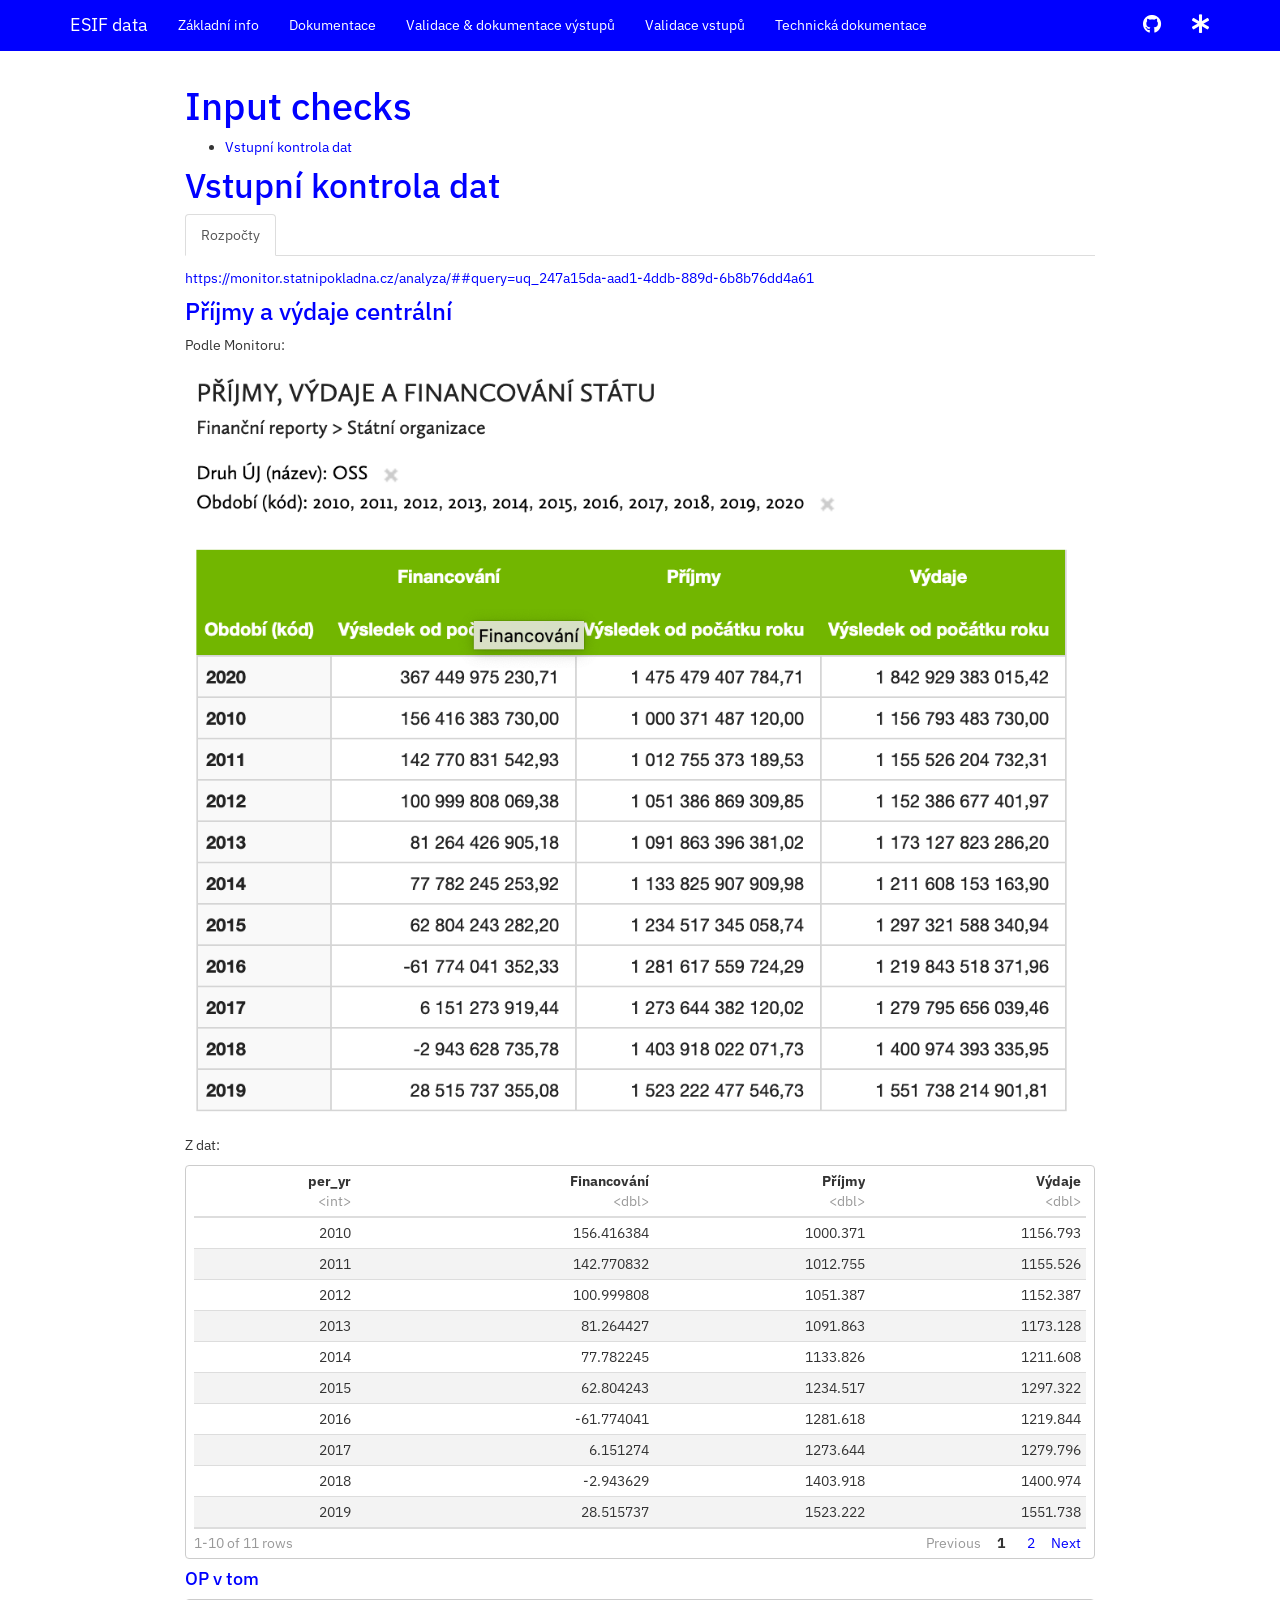
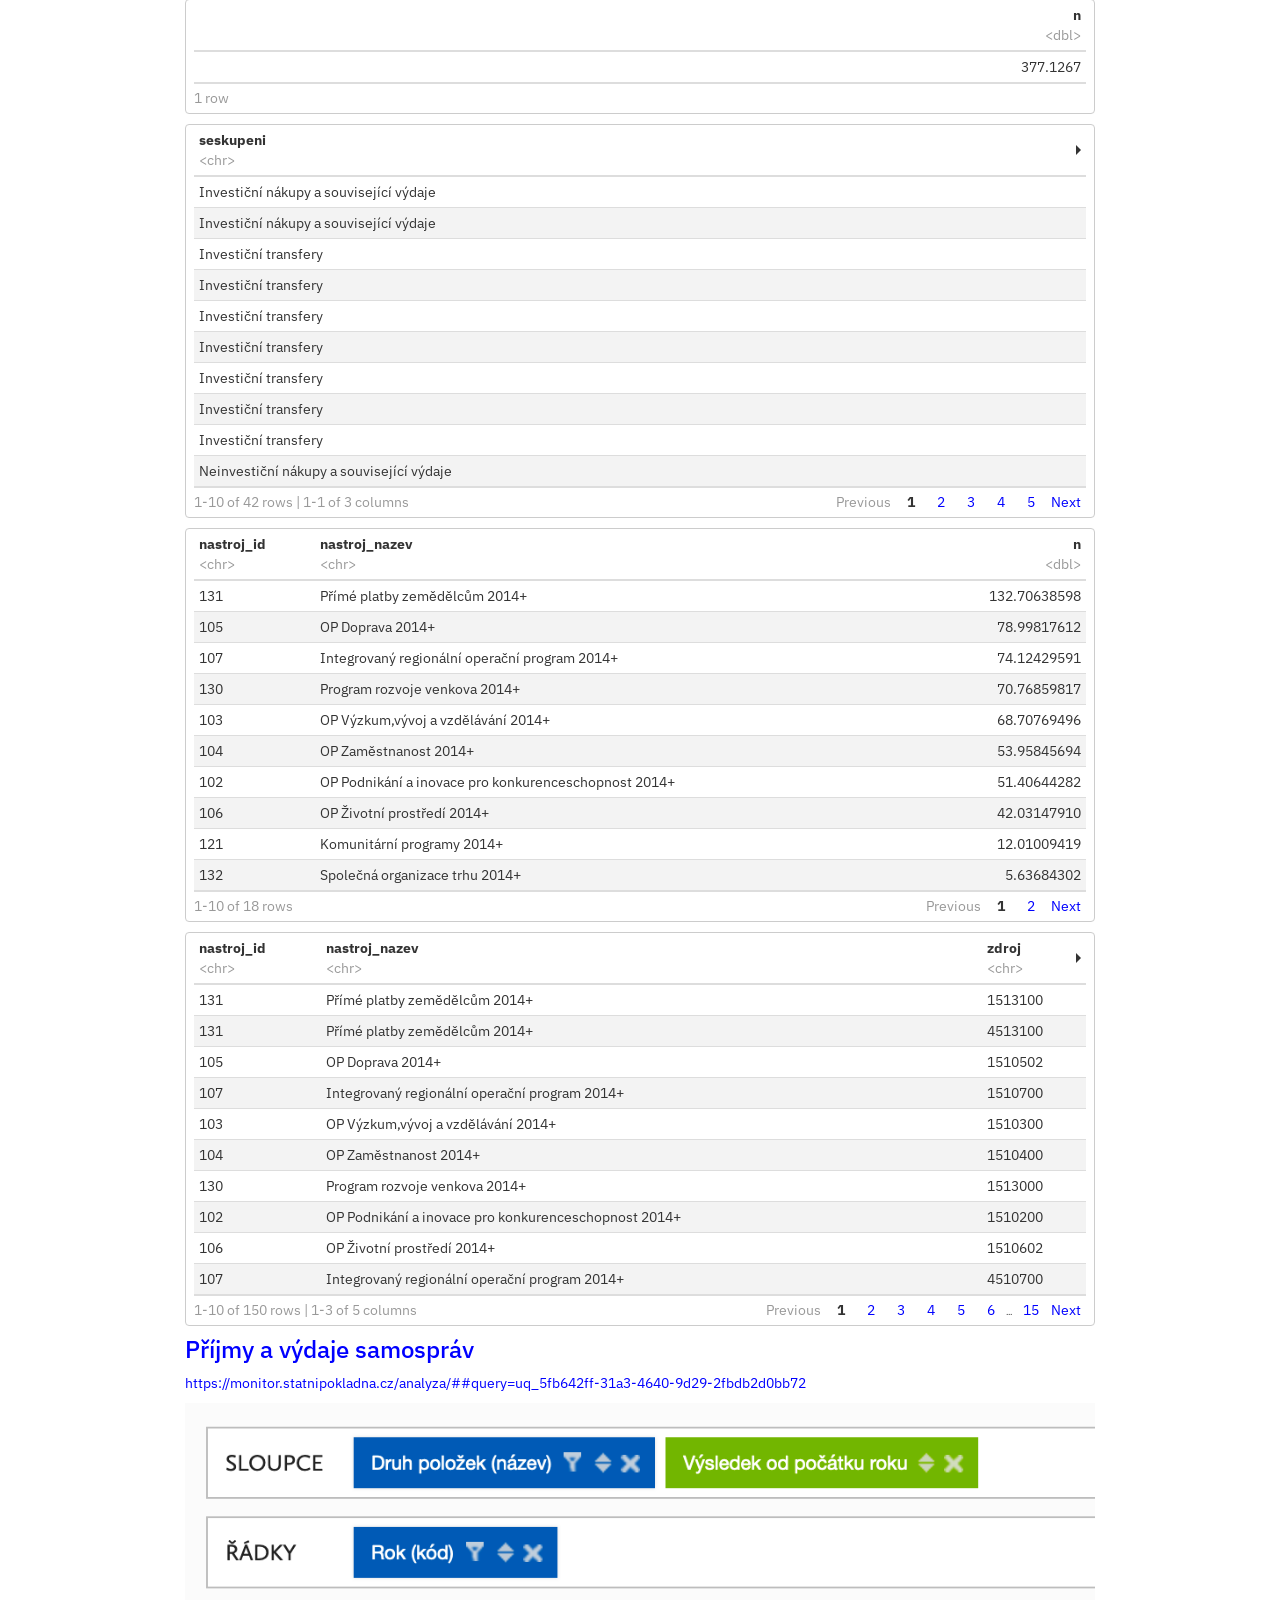
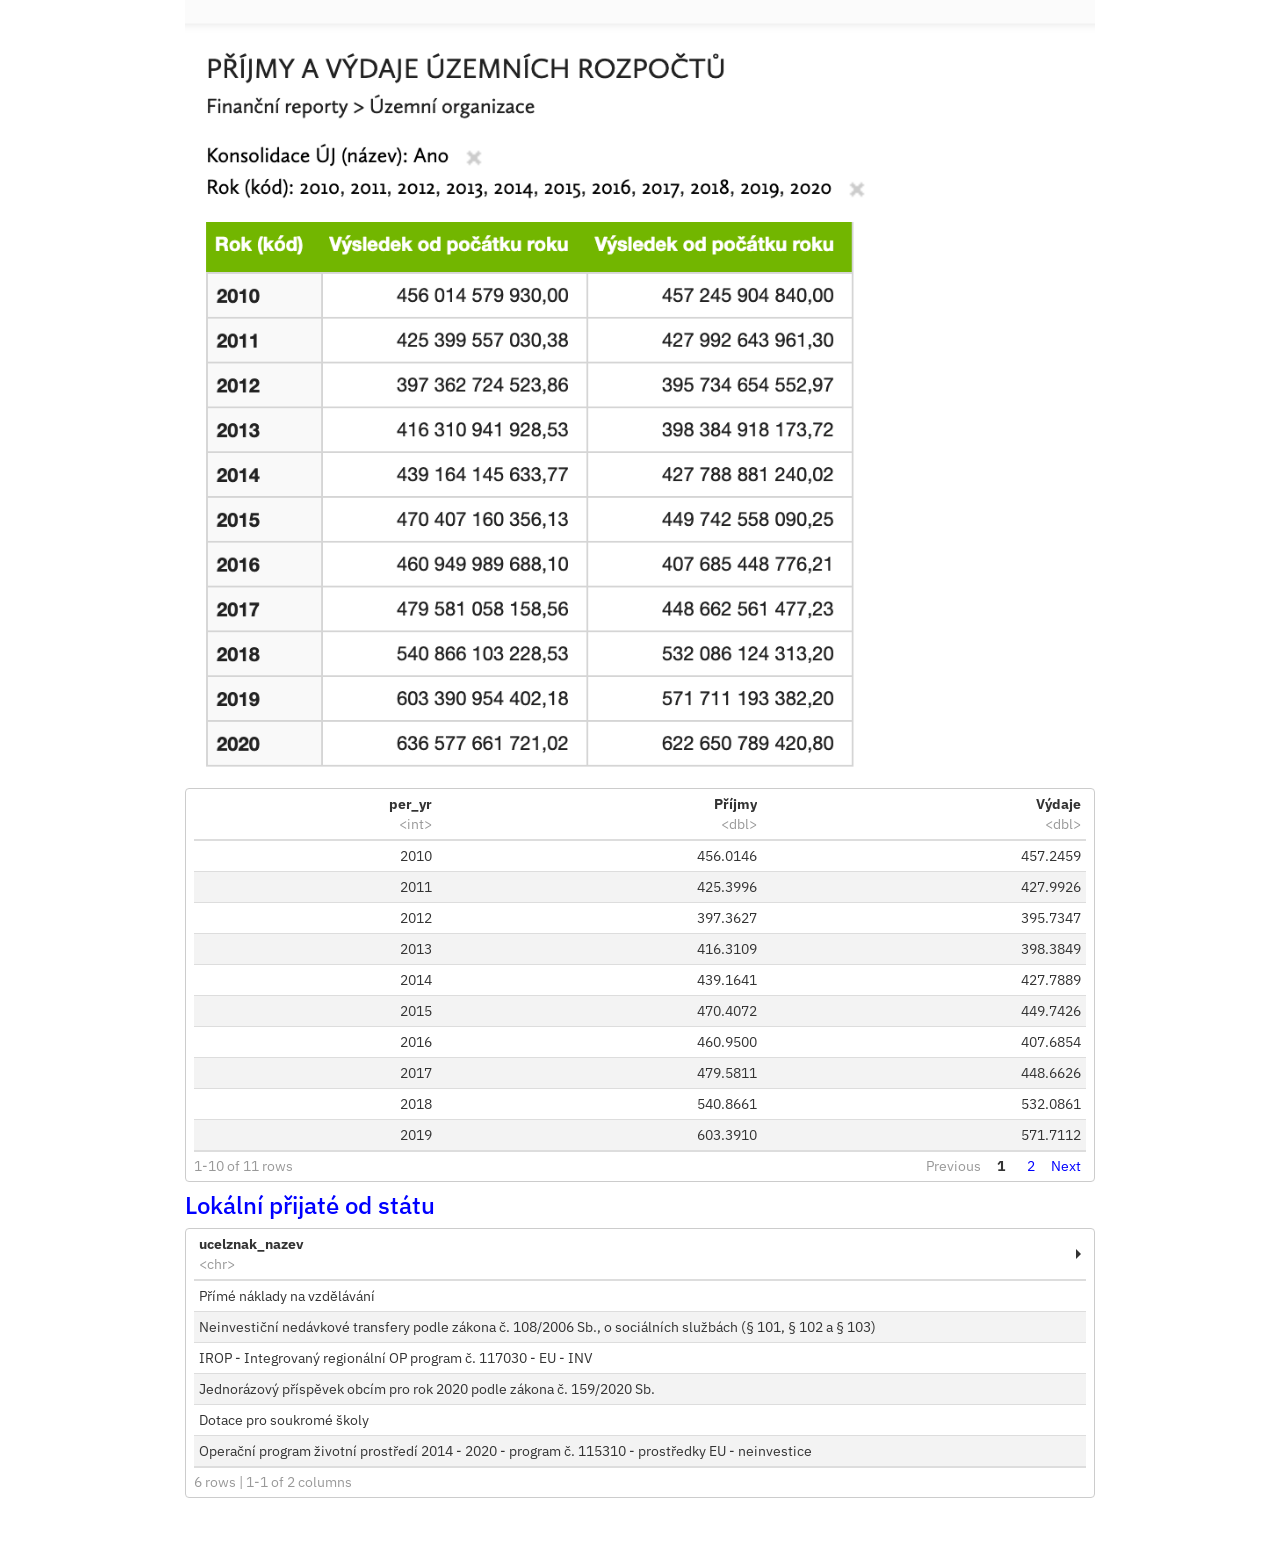
<file: docs/s_pokladnachecks.html>
<!DOCTYPE html>

<html>

<head>

<meta charset="utf-8" />
<meta name="generator" content="pandoc" />
<meta http-equiv="X-UA-Compatible" content="IE=EDGE" />




<title>Input checks</title>

<script src="site_libs/header-attrs-2.9.7/header-attrs.js"></script>
<script src="site_libs/jquery-1.11.3/jquery.min.js"></script>
<meta name="viewport" content="width=device-width, initial-scale=1" />
<link href="site_libs/bootstrap-3.3.5/css/bootstrap.min.css" rel="stylesheet" />
<script src="site_libs/bootstrap-3.3.5/js/bootstrap.min.js"></script>
<script src="site_libs/bootstrap-3.3.5/shim/html5shiv.min.js"></script>
<script src="site_libs/bootstrap-3.3.5/shim/respond.min.js"></script>
<style>h1 {font-size: 34px;}
       h1.title {font-size: 38px;}
       h2 {font-size: 30px;}
       h3 {font-size: 24px;}
       h4 {font-size: 18px;}
       h5 {font-size: 16px;}
       h6 {font-size: 12px;}
       code {color: inherit; background-color: rgba(0, 0, 0, 0.04);}
       pre:not([class]) { background-color: white }</style>
<script src="site_libs/navigation-1.1/tabsets.js"></script>
<link href="site_libs/highlightjs-9.12.0/default.css" rel="stylesheet" />
<script src="site_libs/highlightjs-9.12.0/highlight.js"></script>
<link href="site_libs/pagedtable-1.1/css/pagedtable.css" rel="stylesheet" />
<script src="site_libs/pagedtable-1.1/js/pagedtable.js"></script>
<link href="site_libs/font-awesome-5.1.0/css/all.css" rel="stylesheet" />
<link href="site_libs/font-awesome-5.1.0/css/v4-shims.css" rel="stylesheet" />

<style type="text/css">
  code{white-space: pre-wrap;}
  span.smallcaps{font-variant: small-caps;}
  span.underline{text-decoration: underline;}
  div.column{display: inline-block; vertical-align: top; width: 50%;}
  div.hanging-indent{margin-left: 1.5em; text-indent: -1.5em;}
  ul.task-list{list-style: none;}
      .display.math{display: block; text-align: center; margin: 0.5rem auto;}
  </style>

<style type="text/css">code{white-space: pre;}</style>
<script type="text/javascript">
if (window.hljs) {
  hljs.configure({languages: []});
  hljs.initHighlightingOnLoad();
  if (document.readyState && document.readyState === "complete") {
    window.setTimeout(function() { hljs.initHighlighting(); }, 0);
  }
}
</script>





<link rel="stylesheet" href="site/site.css" type="text/css" />



<style type = "text/css">
.main-container {
  max-width: 940px;
  margin-left: auto;
  margin-right: auto;
}
img {
  max-width:100%;
}
.tabbed-pane {
  padding-top: 12px;
}
.html-widget {
  margin-bottom: 20px;
}
button.code-folding-btn:focus {
  outline: none;
}
summary {
  display: list-item;
}
pre code {
  padding: 0;
}
</style>


<style type="text/css">
.dropdown-submenu {
  position: relative;
}
.dropdown-submenu>.dropdown-menu {
  top: 0;
  left: 100%;
  margin-top: -6px;
  margin-left: -1px;
  border-radius: 0 6px 6px 6px;
}
.dropdown-submenu:hover>.dropdown-menu {
  display: block;
}
.dropdown-submenu>a:after {
  display: block;
  content: " ";
  float: right;
  width: 0;
  height: 0;
  border-color: transparent;
  border-style: solid;
  border-width: 5px 0 5px 5px;
  border-left-color: #cccccc;
  margin-top: 5px;
  margin-right: -10px;
}
.dropdown-submenu:hover>a:after {
  border-left-color: #adb5bd;
}
.dropdown-submenu.pull-left {
  float: none;
}
.dropdown-submenu.pull-left>.dropdown-menu {
  left: -100%;
  margin-left: 10px;
  border-radius: 6px 0 6px 6px;
}
</style>

<script type="text/javascript">
// manage active state of menu based on current page
$(document).ready(function () {
  // active menu anchor
  href = window.location.pathname
  href = href.substr(href.lastIndexOf('/') + 1)
  if (href === "")
    href = "index.html";
  var menuAnchor = $('a[href="' + href + '"]');

  // mark it active
  menuAnchor.tab('show');

  // if it's got a parent navbar menu mark it active as well
  menuAnchor.closest('li.dropdown').addClass('active');

  // Navbar adjustments
  var navHeight = $(".navbar").first().height() + 15;
  var style = document.createElement('style');
  var pt = "padding-top: " + navHeight + "px; ";
  var mt = "margin-top: -" + navHeight + "px; ";
  var css = "";
  // offset scroll position for anchor links (for fixed navbar)
  for (var i = 1; i <= 6; i++) {
    css += ".section h" + i + "{ " + pt + mt + "}\n";
  }
  style.innerHTML = "body {" + pt + "padding-bottom: 40px; }\n" + css;
  document.head.appendChild(style);
});
</script>

<!-- tabsets -->

<style type="text/css">
.tabset-dropdown > .nav-tabs {
  display: inline-table;
  max-height: 500px;
  min-height: 44px;
  overflow-y: auto;
  border: 1px solid #ddd;
  border-radius: 4px;
}

.tabset-dropdown > .nav-tabs > li.active:before {
  content: "";
  font-family: 'Glyphicons Halflings';
  display: inline-block;
  padding: 10px;
  border-right: 1px solid #ddd;
}

.tabset-dropdown > .nav-tabs.nav-tabs-open > li.active:before {
  content: "&#xe258;";
  border: none;
}

.tabset-dropdown > .nav-tabs.nav-tabs-open:before {
  content: "";
  font-family: 'Glyphicons Halflings';
  display: inline-block;
  padding: 10px;
  border-right: 1px solid #ddd;
}

.tabset-dropdown > .nav-tabs > li.active {
  display: block;
}

.tabset-dropdown > .nav-tabs > li > a,
.tabset-dropdown > .nav-tabs > li > a:focus,
.tabset-dropdown > .nav-tabs > li > a:hover {
  border: none;
  display: inline-block;
  border-radius: 4px;
  background-color: transparent;
}

.tabset-dropdown > .nav-tabs.nav-tabs-open > li {
  display: block;
  float: none;
}

.tabset-dropdown > .nav-tabs > li {
  display: none;
}
</style>

<!-- code folding -->




</head>

<body>


<div class="container-fluid main-container">




<div class="navbar navbar-default  navbar-fixed-top" role="navigation">
  <div class="container">
    <div class="navbar-header">
      <button type="button" class="navbar-toggle collapsed" data-toggle="collapse" data-target="#navbar">
        <span class="icon-bar"></span>
        <span class="icon-bar"></span>
        <span class="icon-bar"></span>
      </button>
      <a class="navbar-brand" href="index.html">ESIF data</a>
    </div>
    <div id="navbar" class="navbar-collapse collapse">
      <ul class="nav navbar-nav">
        <li>
  <a href="README.html">Základní info</a>
</li>
<li>
  <a href="s_doc.html">Dokumentace</a>
</li>
<li>
  <a href="s_output.html">Validace &amp; dokumentace výstupů</a>
</li>
<li>
  <a href="s_inputchecks.html">Validace vstupů</a>
</li>
<li>
  <a href="dev.html">Technická dokumentace</a>
</li>
      </ul>
      <ul class="nav navbar-nav navbar-right">
        <li>
  <a href="https://github.com/petrbouchal/esifunguji">
    <span class="fab fa-github fa-lg"></span>
     
  </a>
</li>
<li>
  <a href="https://petrbouchal.xyz">
    <span class="fas fa-asterisk fa-lg"></span>
     
  </a>
</li>
      </ul>
    </div><!--/.nav-collapse -->
  </div><!--/.container -->
</div><!--/.navbar -->

<div id="header">



<h1 class="title toc-ignore">Input checks</h1>

</div>

<div id="TOC">
<ul>
<li><a href="#vstupní-kontrola-dat">Vstupní kontrola dat</a>
<ul>
<li><a href="#rozpočty">Rozpočty</a>
<ul>
<li><a href="#příjmy-a-výdaje-centrální">Příjmy a výdaje centrální</a></li>
<li><a href="#příjmy-a-výdaje-samospráv">Příjmy a výdaje samospráv</a></li>
<li><a href="#lokální-přijaté-od-státu">Lokální přijaté od státu</a></li>
</ul></li>
</ul></li>
</ul>
</div>

<div id="vstupní-kontrola-dat" class="section level1 tabset">
<h1 class="tabset">Vstupní kontrola dat</h1>
<div id="rozpočty" class="section level2">
<h2>Rozpočty</h2>
<p><a href="https://monitor.statnipokladna.cz/analyza/##query=uq_247a15da-aad1-4ddb-889d-6b8b76dd4a61" class="uri">https://monitor.statnipokladna.cz/analyza/##query=uq_247a15da-aad1-4ddb-889d-6b8b76dd4a61</a></p>
<div id="příjmy-a-výdaje-centrální" class="section level3">
<h3>Příjmy a výdaje centrální</h3>
<p>Podle Monitoru:</p>
<p><img src="site/images/monitor-soucty-sr.png" /></p>
<p>Z dat:</p>
<div data-pagedtable="false">
<script data-pagedtable-source type="application/json">
{"columns":[{"label":["per_yr"],"name":[1],"type":["int"],"align":["right"]},{"label":["Financování"],"name":[2],"type":["dbl"],"align":["right"]},{"label":["Příjmy"],"name":[3],"type":["dbl"],"align":["right"]},{"label":["Výdaje"],"name":[4],"type":["dbl"],"align":["right"]}],"data":[{"1":"2010","2":"156.416384","3":"1000.371","4":"1156.793"},{"1":"2011","2":"142.770832","3":"1012.755","4":"1155.526"},{"1":"2012","2":"100.999808","3":"1051.387","4":"1152.387"},{"1":"2013","2":"81.264427","3":"1091.863","4":"1173.128"},{"1":"2014","2":"77.782245","3":"1133.826","4":"1211.608"},{"1":"2015","2":"62.804243","3":"1234.517","4":"1297.322"},{"1":"2016","2":"-61.774041","3":"1281.618","4":"1219.844"},{"1":"2017","2":"6.151274","3":"1273.644","4":"1279.796"},{"1":"2018","2":"-2.943629","3":"1403.918","4":"1400.974"},{"1":"2019","2":"28.515737","3":"1523.222","4":"1551.738"},{"1":"2020","2":"367.449975","3":"1475.479","4":"1842.929"}],"options":{"columns":{"min":{},"max":[10]},"rows":{"min":[10],"max":[10]},"pages":{}}}
  </script>
</div>
<div id="op-v-tom" class="section level4">
<h4>OP v tom</h4>
<div data-pagedtable="false">
<script data-pagedtable-source type="application/json">
{"columns":[{"label":["n"],"name":[1],"type":["dbl"],"align":["right"]}],"data":[{"1":"377.1267"}],"options":{"columns":{"min":{},"max":[10]},"rows":{"min":[10],"max":[10]},"pages":{}}}
  </script>
</div>
<div data-pagedtable="false">
<script data-pagedtable-source type="application/json">
{"columns":[{"label":["seskupeni"],"name":[1],"type":["chr"],"align":["left"]},{"label":["podseskupeni"],"name":[2],"type":["chr"],"align":["left"]},{"label":["n"],"name":[3],"type":["dbl"],"align":["right"]}],"data":[{"1":"Investiční nákupy a související výdaje","2":"Pořízení dlouhodobého hmotného majetku","3":"4.1114333367"},{"1":"Investiční nákupy a související výdaje","2":"Pořízení dlouhodobého nehmotného majetku","3":"0.7451477102"},{"1":"Investiční transfery","2":"Investiční převody vlastním fondům","3":"0.0000000000"},{"1":"Investiční transfery","2":"Investiční transfery neziskovým a podobným organizacím","3":"5.4216310993"},{"1":"Investiční transfery","2":"Investiční transfery obyvatelstvu","3":"0.0699949117"},{"1":"Investiční transfery","2":"Investiční transfery podnikatelským subjektům","3":"44.5705336401"},{"1":"Investiční transfery","2":"Investiční transfery příspěvkovým a podobným organizacím","3":"27.7702486705"},{"1":"Investiční transfery","2":"Investiční transfery veřejným rozpočtům ústřední úrovně","3":"75.9046992931"},{"1":"Investiční transfery","2":"Investiční transfery veřejným rozpočtům územní úrovně","3":"72.2746464049"},{"1":"Neinvestiční nákupy a související výdaje","2":"Nákup materiálu","3":"0.2138412148"},{"1":"Neinvestiční nákupy a související výdaje","2":"Nákup služeb","3":"2.9115989296"},{"1":"Neinvestiční nákupy a související výdaje","2":"Nákup vody, paliv a energie","3":"0.0602225217"},{"1":"Neinvestiční nákupy a související výdaje","2":"Ostatní nákupy","3":"0.2502348993"},{"1":"Neinvestiční nákupy a související výdaje","2":"Poskytnuté zálohy, jistiny, záruky a vládní úvěry","3":"0.0000000000"},{"1":"Neinvestiční nákupy a související výdaje","2":"Výdaje na některé úpravy hmotných věcí a pořízení některých práv k hmotným věcem","3":"0.0000227920"},{"1":"Neinvestiční nákupy a související výdaje","2":"Výdaje na netransferové převody uvnitř organizace, na převzaté povinnosti a na jistoty","3":"0.0000000000"},{"1":"Neinvestiční nákupy a související výdaje","2":"Výdaje související s neinvestičními nákupy, příspěvky, náhrady a věcné dary","3":"0.0050875275"},{"1":"Neinvestiční půjčené prostředky","2":"Neinvestiční půjčené prostředky neziskovým a podobným organizacím","3":"0.0000000000"},{"1":"Neinvestiční transfery a související platby do zahraničí","2":"Neinvestiční transfery mezinárodním vládním organizacím a nadnárodním orgánům","3":"0.0001466094"},{"1":"Neinvestiční transfery a související platby do zahraničí","2":"Ostatní neinvestiční transfery do zahraničí","3":"0.5384500000"},{"1":"Neinvestiční transfery obyvatelstvu","2":"Náhrady placené obyvatelstvu","3":"0.0365233897"},{"1":"Neinvestiční transfery obyvatelstvu","2":"Ostatní neinvestiční transfery obyvatelstvu","3":"0.0492296370"},{"1":"Neinvestiční transfery soukromoprávním subjektům","2":"Neinvestiční transfery neziskovým a podobným organizacím","3":"20.4124342964"},{"1":"Neinvestiční transfery soukromoprávním subjektům","2":"Neinvestiční transfery podnikatelským subjektům","3":"40.3368397586"},{"1":"Neinvestiční transfery veřejnoprávním subjektům a mezi peněžními fondy téhož subjektu a platby daní","2":"Neinvestiční převody vlastním fondům a ve vztahu k útvarům bez plné právní subjektivity","3":"0.0379655703"},{"1":"Neinvestiční transfery veřejnoprávním subjektům a mezi peněžními fondy téhož subjektu a platby daní","2":"Neinvestiční transfery příspěvkovým a podobným organizacím","3":"26.6987548929"},{"1":"Neinvestiční transfery veřejnoprávním subjektům a mezi peněžními fondy téhož subjektu a platby daní","2":"Neinvestiční transfery veřejným rozpočtům ústřední úrovně","3":"1.0655225044"},{"1":"Neinvestiční transfery veřejnoprávním subjektům a mezi peněžními fondy téhož subjektu a platby daní","2":"Neinvestiční transfery veřejným rozpočtům územní úrovně","3":"34.0411703164"},{"1":"Neinvestiční transfery veřejnoprávním subjektům a mezi peněžními fondy téhož subjektu a platby daní","2":"Ostatní neinvestiční transfery jiným veřejným rozpočtům, platby daní a další povinné platby","3":"0.0002246200"},{"1":"Neinvestiční transfery veřejnoprávním subjektům a mezi peněžními fondy téhož subjektu a platby daní","2":"Převody vlastním fondům a ve vztahu k útvarům bez plné právní subjektivity","3":"0.1051295352"},{"1":"Neinvestiční transfery veřejnoprávním subjektům amezi peněžními fondy téhož subjektu","2":"Neinvestiční transfery příspěvkovým a podobným organizacím","3":"1.6780676874"},{"1":"Neinvestiční transfery veřejnoprávním subjektům amezi peněžními fondy téhož subjektu","2":"Neinvestiční transfery veřejným rozpočtům ústřední úrovně","3":"0.1442227711"},{"1":"Neinvestiční transfery veřejnoprávním subjektům amezi peněžními fondy téhož subjektu","2":"Neinvestiční transfery veřejným rozpočtům územní úrovně","3":"4.5091445472"},{"1":"Neinvestiční transfery veřejnoprávním subjektům amezi peněžními fondy téhož subjektu","2":"Ostatní neinvestiční transfery jiným veřejným rozpočtům","3":"0.0000195000"},{"1":"Neinvestiční transfery veřejnoprávním subjektům amezi peněžními fondy téhož subjektu","2":"Převody vlastním fondům a ve vztahu k útvarům bez plné právní subjektivity","3":"0.0176845176"},{"1":"Ostatní kapitálové výdaje","2":"Ostatní kapitálové výdaje","3":"0.0003230700"},{"1":"Ostatní neinvestiční výdaje","2":"Dočasné zatřídění výdajů","3":"0.0000000000"},{"1":"Ostatní neinvestiční výdaje","2":"Ostatní neinvestiční výdaje","3":"0.6319794638"},{"1":"Platy a podobné a související výdaje","2":"Odměny za užití duševního vlastnictví","3":"0.0061811609"},{"1":"Platy a podobné a související výdaje","2":"Ostatní platby za provedenou práci","3":"1.1031454911"},{"1":"Platy a podobné a související výdaje","2":"Platy","3":"8.2939110624"},{"1":"Platy a podobné a související výdaje","2":"Povinné pojistné placené zaměstnavatelem","3":"3.1102601364"}],"options":{"columns":{"min":{},"max":[10]},"rows":{"min":[10],"max":[10]},"pages":{}}}
  </script>
</div>
<div data-pagedtable="false">
<script data-pagedtable-source type="application/json">
{"columns":[{"label":["nastroj_id"],"name":[1],"type":["chr"],"align":["left"]},{"label":["nastroj_nazev"],"name":[2],"type":["chr"],"align":["left"]},{"label":["n"],"name":[3],"type":["dbl"],"align":["right"]}],"data":[{"1":"131","2":"Přímé platby zemědělcům 2014+","3":"132.70638598"},{"1":"105","2":"OP Doprava 2014+","3":"78.99817612"},{"1":"107","2":"Integrovaný regionální operační program 2014+","3":"74.12429591"},{"1":"130","2":"Program rozvoje venkova 2014+","3":"70.76859817"},{"1":"103","2":"OP Výzkum,vývoj a vzdělávání 2014+","3":"68.70769496"},{"1":"104","2":"OP Zaměstnanost 2014+","3":"53.95845694"},{"1":"102","2":"OP Podnikání a inovace pro konkurenceschopnost 2014+","3":"51.40644282"},{"1":"106","2":"OP Životní prostředí 2014+","3":"42.03147910"},{"1":"121","2":"Komunitární programy 2014+","3":"12.01009419"},{"1":"132","2":"Společná organizace trhu 2014+","3":"5.63684302"},{"1":"109","2":"OP Technická pomoc 2014+","3":"4.79997162"},{"1":"187","2":"Program rozvoje venkova 2014+ ÚO","3":"4.01308336"},{"1":"108","2":"OP Praha - pól růstu ČR 2014+","3":"2.92294000"},{"1":"120","2":"Jiné EU 2014+","3":"2.18478759"},{"1":"110","2":"OP přeshraniční spolupráce 2014+","3":"0.68164431"},{"1":"101","2":"OP Rybářství 2014+","3":"0.54544834"},{"1":"111","2":"OP nadnárodní spolupráce 2014+","3":"0.06634241"},{"1":"112","2":"OP meziregionální spolupráce - Technická pomoc 2014+","3":"0.01028136"}],"options":{"columns":{"min":{},"max":[10]},"rows":{"min":[10],"max":[10]},"pages":{}}}
  </script>
</div>
<div data-pagedtable="false">
<script data-pagedtable-source type="application/json">
{"columns":[{"label":["nastroj_id"],"name":[1],"type":["chr"],"align":["left"]},{"label":["nastroj_nazev"],"name":[2],"type":["chr"],"align":["left"]},{"label":["zdroj"],"name":[3],"type":["chr"],"align":["left"]},{"label":["zdroj_nazev"],"name":[4],"type":["chr"],"align":["left"]},{"label":["n"],"name":[5],"type":["dbl"],"align":["right"]}],"data":[{"1":"131","2":"Přímé platby zemědělcům 2014+","3":"1513100","4":"EU - Přímé platby zemědělcům 2014+","5":"76.50"},{"1":"131","2":"Přímé platby zemědělcům 2014+","3":"4513100","4":"Nároky - EU - Přímé platby zemědělcům 2014+","5":"51.70"},{"1":"105","2":"OP Doprava 2014+","3":"1510502","4":"EU - OP Doprava - CF 2014+","5":"45.11"},{"1":"107","2":"Integrovaný regionální operační program 2014+","3":"1510700","4":"EU - Integrovaný regionální operační program 2014+","5":"43.96"},{"1":"103","2":"OP Výzkum,vývoj a vzdělávání 2014+","3":"1510300","4":"EU - OP Výzkum,vývoj a vzdělávání 2014+","5":"38.20"},{"1":"104","2":"OP Zaměstnanost 2014+","3":"1510400","4":"EU - OP Zaměstnanost 2014+","5":"36.34"},{"1":"130","2":"Program rozvoje venkova 2014+","3":"1513000","4":"EU - Program rozvoje venkova 2014+","5":"35.23"},{"1":"102","2":"OP Podnikání a inovace pro konkurenceschopnost 2014+","3":"1510200","4":"EU - OP Podnikání a inovace pro konkurenceschopnost 2014+","5":"31.14"},{"1":"106","2":"OP Životní prostředí 2014+","3":"1510602","4":"EU - OP Životní prostředí - CF 2014+","5":"26.14"},{"1":"107","2":"Integrovaný regionální operační program 2014+","3":"4510700","4":"Nároky - EU - Integrovaný regionální operační program 2014+","5":"25.64"},{"1":"105","2":"OP Doprava 2014+","3":"4510502","4":"Nároky - EU - OP Doprava - CF 2014+","5":"21.94"},{"1":"102","2":"OP Podnikání a inovace pro konkurenceschopnost 2014+","3":"4510200","4":"Nároky - EU - OP Podnikání a inovace pro konkurenceschopnost 2014+","5":"19.25"},{"1":"103","2":"OP Výzkum,vývoj a vzdělávání 2014+","3":"4510300","4":"Nároky - EU - OP Výzkum,vývoj a vzdělávání 2014+","5":"19.02"},{"1":"130","2":"Program rozvoje venkova 2014+","3":"1113000","4":"SR - Program rozvoje venkova 2014+","5":"18.57"},{"1":"130","2":"Program rozvoje venkova 2014+","3":"4513000","4":"Nároky - EU - Program rozvoje venkova 2014+","5":"11.81"},{"1":"106","2":"OP Životní prostředí 2014+","3":"4510602","4":"Nároky - EU - OP Životní prostředí - CF 2014+","5":"10.47"},{"1":"104","2":"OP Zaměstnanost 2014+","3":"4510400","4":"Nároky - EU - OP Zaměstnanost 2014+","5":"8.00"},{"1":"121","2":"Komunitární programy 2014+","3":"4512101","4":"Nároky - EU - KP - Nástroj pro propojení Evropy 2014+","5":"7.19"},{"1":"103","2":"OP Výzkum,vývoj a vzdělávání 2014+","3":"4110300","4":"Nároky - SR - OP Výzkum,vývoj a vzdělávání 2014+","5":"6.22"},{"1":"104","2":"OP Zaměstnanost 2014+","3":"1110400","4":"SR - OP Zaměstnanost 2014+","5":"6.13"},{"1":"105","2":"OP Doprava 2014+","3":"1510501","4":"EU - OP Doprava - ERDF 2014+","5":"5.62"},{"1":"130","2":"Program rozvoje venkova 2014+","3":"4113000","4":"Nároky - SR - Program rozvoje venkova 2014+","5":"5.08"},{"1":"105","2":"OP Doprava 2014+","3":"4510501","4":"Nároky - EU - OP Doprava - ERDF 2014+","5":"4.57"},{"1":"103","2":"OP Výzkum,vývoj a vzdělávání 2014+","3":"1110300","4":"SR - OP Výzkum,vývoj a vzdělávání 2014+","5":"4.35"},{"1":"107","2":"Integrovaný regionální operační program 2014+","3":"4110700","4":"Nároky - SR - Integrovaný regionální operační program 2014+","5":"3.42"},{"1":"187","2":"Program rozvoje venkova 2014+ ÚO","3":"1118700","4":"SR - Program rozvoje venkova 2014+ ÚO","5":"3.10"},{"1":"121","2":"Komunitární programy 2014+","3":"1512101","4":"EU - KP - Nástroj pro propojení Evropy 2014+","5":"2.91"},{"1":"108","2":"OP Praha - pól růstu ČR 2014+","3":"1510800","4":"EU - OP Praha - pól růstu ČR 2014+","5":"2.73"},{"1":"131","2":"Přímé platby zemědělcům 2014+","3":"1113100","4":"SR - Přímé platby zemědělcům 2014+","5":"2.30"},{"1":"106","2":"OP Životní prostředí 2014+","3":"4510601","4":"Nároky - EU - OP Životní prostředí - ERDF2014+","5":"2.27"},{"1":"131","2":"Přímé platby zemědělcům 2014+","3":"4113100","4":"Nároky - SR - Přímé platby zemědělcům 2014+","5":"2.22"},{"1":"132","2":"Společná organizace trhu 2014+","3":"1513201","4":"EU - Společná organizace trhu - mimo včely 2014+","5":"2.07"},{"1":"109","2":"OP Technická pomoc 2014+","3":"1510901","4":"EU - OP Technická pomoc - MMR 2014+","5":"1.92"},{"1":"104","2":"OP Zaměstnanost 2014+","3":"4110400","4":"Nároky - SR - OP Zaměstnanost 2014+","5":"1.61"},{"1":"121","2":"Komunitární programy 2014+","3":"2512101","4":"RF EU - KP - Nástroj pro propojení Evropy 2014+","5":"1.53"},{"1":"106","2":"OP Životní prostředí 2014+","3":"1510601","4":"EU - OP Životní prostředí - ERDF2014+","5":"1.50"},{"1":"132","2":"Společná organizace trhu 2014+","3":"1113201","4":"SR - Společná organizace trhu - mimo včely 2014+","5":"1.27"},{"1":"132","2":"Společná organizace trhu 2014+","3":"4113201","4":"Nároky - SR - Společná organizace trhu - mimo včely 2014+","5":"1.01"},{"1":"109","2":"OP Technická pomoc 2014+","3":"4510901","4":"Nároky - EU - OP Technická pomoc - MMR 2014+","5":"0.95"},{"1":"105","2":"OP Doprava 2014+","3":"4110502","4":"Nároky - SR - OP Doprava - CF 2014+","5":"0.90"},{"1":"187","2":"Program rozvoje venkova 2014+ ÚO","3":"4118700","4":"Nároky - SR - Program rozvoje venkova 2014+ ÚO","5":"0.89"},{"1":"132","2":"Společná organizace trhu 2014+","3":"4513201","4":"Nároky - EU - Společná organizace trhu - mimo včely 2014+","5":"0.87"},{"1":"102","2":"OP Podnikání a inovace pro konkurenceschopnost 2014+","3":"4110200","4":"Nároky - SR - OP Podnikání a inovace pro konkurenceschopnost 2014+","5":"0.72"},{"1":"107","2":"Integrovaný regionální operační program 2014+","3":"1110700","4":"SR - Integrovaný regionální operační program 2014+","5":"0.63"},{"1":"109","2":"OP Technická pomoc 2014+","3":"1510902","4":"EU - OP Technická pomoc Auditní orgán 2014+","5":"0.60"},{"1":"106","2":"OP Životní prostředí 2014+","3":"1110602","4":"SR - OP Životní prostředí - CF 2014+","5":"0.53"},{"1":"105","2":"OP Doprava 2014+","3":"4110501","4":"Nároky - SR - OP Doprava - ERDF 2014+","5":"0.39"},{"1":"120","2":"Jiné EU 2014+","3":"4512003","4":"Nároky EU - Jiné EU - Operační program Potravinové a materiální pomoci 2014+","5":"0.36"},{"1":"105","2":"OP Doprava 2014+","3":"1110502","4":"SR - OP Doprava - CF 2014+","5":"0.35"},{"1":"120","2":"Jiné EU 2014+","3":"4512001","4":"Nároky EU - Jiné EU - Fond pro vnitřní bezpečnost 2014+","5":"0.33"},{"1":"120","2":"Jiné EU 2014+","3":"1512003","4":"EU - Jiné EU - Operační program Potravinové a materiální pomoci 2014+","5":"0.28"},{"1":"109","2":"OP Technická pomoc 2014+","3":"1110901","4":"SR - OP Technická pomoc - MMR 2014+","5":"0.26"},{"1":"120","2":"Jiné EU 2014+","3":"1512002","4":"EU - Jiné EU - Azylový a migrační fond 2014+","5":"0.22"},{"1":"101","2":"OP Rybářství 2014+","3":"1510100","4":"EU - OP Rybářství 2014+","5":"0.19"},{"1":"108","2":"OP Praha - pól růstu ČR 2014+","3":"4510800","4":"Nároky - EU - OP Praha - pól růstu ČR 2014+","5":"0.19"},{"1":"109","2":"OP Technická pomoc 2014+","3":"4510902","4":"Nároky - EU - OP Technická pomoc Auditní orgán 2014+","5":"0.19"},{"1":"106","2":"OP Životní prostředí 2014+","3":"4110602","4":"Nároky - SR - OP Životní prostředí - CF 2014+","5":"0.17"},{"1":"102","2":"OP Podnikání a inovace pro konkurenceschopnost 2014+","3":"1110200","4":"SR - OP Podnikání a inovace pro konkurenceschopnost 2014+","5":"0.16"},{"1":"132","2":"Společná organizace trhu 2014+","3":"1113202","4":"SR - Společná organizace trhu - včely 2014+","5":"0.16"},{"1":"109","2":"OP Technická pomoc 2014+","3":"1510903","4":"EU - OP Technická pomoc Platební a certifikační orgán 2014+","5":"0.15"},{"1":"101","2":"OP Rybářství 2014+","3":"4510100","4":"Nároky - EU - OP Rybářství 2014+","5":"0.14"},{"1":"132","2":"Společná organizace trhu 2014+","3":"1513202","4":"EU - Společná organizace trhu - včely 2014+","5":"0.13"},{"1":"110","2":"OP přeshraniční spolupráce 2014+","3":"1511000","4":"EU - Programy přeshraniční spolupráce INTERREG V-A TP 2014+","5":"0.12"},{"1":"120","2":"Jiné EU 2014+","3":"4512002","4":"Nároky EU - Jiné EU - Azylový a migrační fond 2014+","5":"0.12"},{"1":"109","2":"OP Technická pomoc 2014+","3":"4110901","4":"Nároky - SR - OP Technická pomoc - MMR 2014+","5":"0.11"},{"1":"120","2":"Jiné EU 2014+","3":"4112001","4":"Nároky SR - Jiné EU - Fond pro vnitřní bezpečnost 2014+","5":"0.10"},{"1":"120","2":"Jiné EU 2014+","3":"1512001","4":"EU - Jiné EU - Fond pro vnitřní bezpečnost 2014+","5":"0.09"},{"1":"106","2":"OP Životní prostředí 2014+","3":"4110601","4":"Nároky - SR - OP Životní prostředí - ERDF2014+","5":"0.08"},{"1":"109","2":"OP Technická pomoc 2014+","3":"1110902","4":"SR - OP Technická pomoc Auditní orgán 2014+","5":"0.07"},{"1":"110","2":"OP přeshraniční spolupráce 2014+","3":"1111000","4":"SR - Programy přeshraniční spolupráce INTERREG V-A TP 2014+","5":"0.07"},{"1":"110","2":"OP přeshraniční spolupráce 2014+","3":"4511001","4":"Nároky EU - Programy přeshraniční spolupráce INTERREG V-A ČR-Pl 2014+","5":"0.06"},{"1":"120","2":"Jiné EU 2014+","3":"4112003","4":"Nároky SR - Jiné EU - Operační program Potravinové a materiální pomoci 2014+","5":"0.06"},{"1":"132","2":"Společná organizace trhu 2014+","3":"4513202","4":"Nároky - EU - Společná organizace trhu - včely 2014+","5":"0.06"},{"1":"101","2":"OP Rybářství 2014+","3":"4110100","4":"Nároky - SR - OP Rybářství 2014+","5":"0.05"},{"1":"110","2":"OP přeshraniční spolupráce 2014+","3":"4111000","4":"NNV SR - Programy přeshraniční spolupráce INTERREG V-A TP 2014+","5":"0.05"},{"1":"101","2":"OP Rybářství 2014+","3":"1110100","4":"SR - OP Rybářství 2014+","5":"0.04"},{"1":"106","2":"OP Životní prostředí 2014+","3":"1110601","4":"SR - OP Životní prostředí - ERDF2014+","5":"0.04"},{"1":"120","2":"Jiné EU 2014+","3":"1112003","4":"SR - Jiné EU - Operační program Potravinové a materiální pomoci 2014+","5":"0.04"},{"1":"109","2":"OP Technická pomoc 2014+","3":"1510905","4":"EU - OP Technická pomoc - Ostatní 2014+","5":"0.03"},{"1":"109","2":"OP Technická pomoc 2014+","3":"4110902","4":"Nároky - SR - OP Technická pomoc Auditní orgán 2014+","5":"0.03"},{"1":"110","2":"OP přeshraniční spolupráce 2014+","3":"1511001","4":"EU - Programy přeshraniční spolupráce INTERREG V-A ČR-Pl 2014+","5":"0.03"},{"1":"110","2":"OP přeshraniční spolupráce 2014+","3":"4511005","4":"Nároky EU - Programy přeshraniční spolupráce INTERREG V-A ČR-Ss 2014+","5":"0.03"},{"1":"120","2":"Jiné EU 2014+","3":"1112002","4":"SR - Jiné EU - Azylový a migrační fond 2014+","5":"0.03"},{"1":"132","2":"Společná organizace trhu 2014+","3":"3513201","4":"MRP EU - Společná organizace trhu - mimo včely 2014+","5":"0.03"},{"1":"132","2":"Společná organizace trhu 2014+","3":"4113202","4":"Nároky - SR - Společná organizace trhu - včely 2014+","5":"0.03"},{"1":"110","2":"OP přeshraniční spolupráce 2014+","3":"4511003","4":"Nároky EU - Programy přeshraniční spolupráce INTERREG V-A ČR-Rk 2014+","5":"0.02"},{"1":"120","2":"Jiné EU 2014+","3":"4112002","4":"Nároky SR - Jiné EU - Azylový a migrační fond 2014+","5":"0.02"},{"1":"111","2":"OP nadnárodní spolupráce 2014+","3":"4511101","4":"Nároky - EU - OP nadnárodní spolupráce Central Europe 2014+","5":"0.01"},{"1":"120","2":"Jiné EU 2014+","3":"1512005","4":"EU - Jiné EU - zahraniční rozvojová spolupráce s EK 2014+","5":"0.01"},{"1":"120","2":"Jiné EU 2014+","3":"2512002","4":"RF EU - Jiné EU - Azylový a migrační fond 2014+","5":"0.01"},{"1":"120","2":"Jiné EU 2014+","3":"4512005","4":"Nároky EU - Jiné EU - zahraniční rozvojová spolupráce s EK 2014+","5":"0.01"},{"1":"106","2":"OP Životní prostředí 2014+","3":"3110602","4":"MRP SR - OP Životní prostředí - CF 2014+","5":"0.00"},{"1":"109","2":"OP Technická pomoc 2014+","3":"1110903","4":"SR - OP Technická pomoc Platební a certifikační orgán 2014+","5":"0.00"},{"1":"109","2":"OP Technická pomoc 2014+","3":"1110904","4":"SR - OP Technická pomoc CKB AFCOS 2014+","5":"0.00"},{"1":"109","2":"OP Technická pomoc 2014+","3":"1110905","4":"SR - OP Technická pomoc - Ostatní 2014+","5":"0.00"},{"1":"109","2":"OP Technická pomoc 2014+","3":"1510904","4":"EU - OP Technická pomoc CKB AFCOS 2014+","5":"0.00"},{"1":"109","2":"OP Technická pomoc 2014+","3":"4110903","4":"Nároky - SR - OP Technická pomoc Platební a certifikační orgán 2014+","5":"0.00"},{"1":"109","2":"OP Technická pomoc 2014+","3":"4110904","4":"Nároky - SR - OP Technická pomoc CKB AFCOS 2014+","5":"0.00"},{"1":"109","2":"OP Technická pomoc 2014+","3":"4110905","4":"Nároky SR - OP Technická pomoc - Ostatní 2014+","5":"0.00"},{"1":"109","2":"OP Technická pomoc 2014+","3":"4510903","4":"Nároky - EU - OP Technická pomoc Platební a certifikační orgán 2014+","5":"0.00"},{"1":"109","2":"OP Technická pomoc 2014+","3":"4510904","4":"Nároky - EU - OP Technická pomoc CKB AFCOS 2014+","5":"0.00"},{"1":"109","2":"OP Technická pomoc 2014+","3":"4510905","4":"Nároky EU - OP Technická pomoc - Ostatní 2014+","5":"0.00"},{"1":"110","2":"OP přeshraniční spolupráce 2014+","3":"1111001","4":"SR - Programy přeshraniční spolupráce INTERREG V-A ČR-Pl 2014+","5":"0.00"},{"1":"110","2":"OP přeshraniční spolupráce 2014+","3":"1111002","4":"SR - Programy přeshraniční spolupráce INTERREG V-A ČR-Sl 2014+","5":"0.00"},{"1":"110","2":"OP přeshraniční spolupráce 2014+","3":"1111003","4":"SR - Programy přeshraniční spolupráce INTERREG V-A ČR-Rk 2014+","5":"0.00"},{"1":"110","2":"OP přeshraniční spolupráce 2014+","3":"1111004","4":"SR - Programy přeshraniční spolupráce INTERREG V-A ČR-Bv 2014+","5":"0.00"},{"1":"110","2":"OP přeshraniční spolupráce 2014+","3":"1111005","4":"SR - Programy přeshraniční spolupráce INTERREG V-A ČR-Ss 2014+","5":"0.00"},{"1":"110","2":"OP přeshraniční spolupráce 2014+","3":"1511002","4":"EU - Programy přeshraniční spolupráce INTERREG V-A ČR-Sl 2014+","5":"0.00"},{"1":"110","2":"OP přeshraniční spolupráce 2014+","3":"1511003","4":"EU - Programy přeshraniční spolupráce INTERREG V-A ČR-Rk 2014+","5":"0.00"},{"1":"110","2":"OP přeshraniční spolupráce 2014+","3":"1511004","4":"EU - Programy přeshraniční spolupráce INTERREG V-A ČR-Bv 2014+","5":"0.00"},{"1":"110","2":"OP přeshraniční spolupráce 2014+","3":"1511005","4":"EU - Programy přeshraniční spolupráce INTERREG V-A ČR-Ss 2014+","5":"0.00"},{"1":"110","2":"OP přeshraniční spolupráce 2014+","3":"4111001","4":"Nároky SR - Programy přeshraniční spolupráce INTERREG V-A ČR-Pl 2014+","5":"0.00"},{"1":"110","2":"OP přeshraniční spolupráce 2014+","3":"4111002","4":"Nároky SR - Programy přeshraniční spolupráce INTERREG V-A ČR-Sl 2014+","5":"0.00"},{"1":"110","2":"OP přeshraniční spolupráce 2014+","3":"4111003","4":"Nároky SR - Programy přeshraniční spolupráce INTERREG V-A ČR-Rk 2014+","5":"0.00"},{"1":"110","2":"OP přeshraniční spolupráce 2014+","3":"4111004","4":"Nároky SR - Programy přeshraniční spolupráce INTERREG V-A ČR-Bv 2014+","5":"0.00"},{"1":"110","2":"OP přeshraniční spolupráce 2014+","3":"4111005","4":"Nároky SR - Programy přeshraniční spolupráce INTERREG V-A ČR-Ss 2014+","5":"0.00"},{"1":"110","2":"OP přeshraniční spolupráce 2014+","3":"4511000","4":"NNV EU - Programy přeshraniční spolupráce INTERREG V-A TP 2014+","5":"0.00"},{"1":"110","2":"OP přeshraniční spolupráce 2014+","3":"4511002","4":"Nároky EU - Programy přeshraniční spolupráce INTERREG V-A ČR-Sl 2014+","5":"0.00"},{"1":"110","2":"OP přeshraniční spolupráce 2014+","3":"4511004","4":"Nároky EU - Programy přeshraniční spolupráce INTERREG V-A ČR-Bv 2014+","5":"0.00"},{"1":"111","2":"OP nadnárodní spolupráce 2014+","3":"1111100","4":"SR - OP nadnárodní spolupráce - Technická pomoc 2014+","5":"0.00"},{"1":"111","2":"OP nadnárodní spolupráce 2014+","3":"1111101","4":"SR - OP nadnárodní spolupráce Central Europe 2014+","5":"0.00"},{"1":"111","2":"OP nadnárodní spolupráce 2014+","3":"1111102","4":"SR - OP nadnárodní spolupráce Danube 2014+","5":"0.00"},{"1":"111","2":"OP nadnárodní spolupráce 2014+","3":"1511100","4":"EU - OP nadnárodní spolupráce - Technická pomoc 2014+","5":"0.00"},{"1":"111","2":"OP nadnárodní spolupráce 2014+","3":"1511101","4":"EU - OP nadnárodní spolupráce Central Europe 2014+","5":"0.00"},{"1":"111","2":"OP nadnárodní spolupráce 2014+","3":"1511102","4":"EU - OP nadnárodní spolupráce Danube 2014+","5":"0.00"},{"1":"111","2":"OP nadnárodní spolupráce 2014+","3":"4111100","4":"Nároky - SR - OP nadnárodní spolupráce - Technická pomoc 2014+","5":"0.00"},{"1":"111","2":"OP nadnárodní spolupráce 2014+","3":"4111101","4":"Nároky - SR - OP nadnárodní spolupráce Central Europe 2014+","5":"0.00"},{"1":"111","2":"OP nadnárodní spolupráce 2014+","3":"4111102","4":"Nároky - SR - OP nadnárodní spolupráce Danube 2014+","5":"0.00"},{"1":"111","2":"OP nadnárodní spolupráce 2014+","3":"4511100","4":"Nároky - EU - OP nadnárodní spolupráce - Technická pomoc 2014+","5":"0.00"},{"1":"111","2":"OP nadnárodní spolupráce 2014+","3":"4511102","4":"Nároky - EU - OP nadnárodní spolupráce Danube 2014+","5":"0.00"},{"1":"112","2":"OP meziregionální spolupráce - Technická pomoc 2014+","3":"1111200","4":"SR - OP meziregionální spolupráce 2014+","5":"0.00"},{"1":"112","2":"OP meziregionální spolupráce - Technická pomoc 2014+","3":"1511200","4":"EU - OP meziregionální spolupráce 2014+","5":"0.00"},{"1":"112","2":"OP meziregionální spolupráce - Technická pomoc 2014+","3":"4111200","4":"Nároky SR - OP meziregionální spolupráce 2014+","5":"0.00"},{"1":"112","2":"OP meziregionální spolupráce - Technická pomoc 2014+","3":"4511200","4":"Nároky EU - OP meziregionální spolupráce 2014+","5":"0.00"},{"1":"120","2":"Jiné EU 2014+","3":"1112000","4":"SR - Jiné EU 2014+","5":"0.00"},{"1":"120","2":"Jiné EU 2014+","3":"1112001","4":"SR - Jiné EU - Fond pro vnitřní bezpečnost 2014+","5":"0.00"},{"1":"120","2":"Jiné EU 2014+","3":"1512000","4":"EU - Jiné EU 2014+","5":"0.00"},{"1":"120","2":"Jiné EU 2014+","3":"1512004","4":"EU - Jiné EU - Evropský fond pro přizpůsobení se globalizaci 2014+","5":"0.00"},{"1":"120","2":"Jiné EU 2014+","3":"2512000","4":"RF EU - Jiné EU 2014+","5":"0.00"},{"1":"120","2":"Jiné EU 2014+","3":"3512000","4":"MRP EU - Jiné EU 2014+","5":"0.00"},{"1":"120","2":"Jiné EU 2014+","3":"3512005","4":"MRP EU - Jiné EU - zahraniční rozvojová spolupráce s EK 2014+","5":"0.00"},{"1":"120","2":"Jiné EU 2014+","3":"4112000","4":"Nároky - SR - Jiné EU 2014+","5":"0.00"},{"1":"120","2":"Jiné EU 2014+","3":"4112004","4":"Nároky SR - Jiné EU - Evropský fond pro přizpůsobení se globalizaci 2014+","5":"0.00"},{"1":"120","2":"Jiné EU 2014+","3":"4512000","4":"Nároky - EU - Jiné EU 2014+","5":"0.00"},{"1":"120","2":"Jiné EU 2014+","3":"4512004","4":"Nároky EU - Jiné EU - Evropský fond pro přizpůsobení se globalizaci 2014+","5":"0.00"},{"1":"121","2":"Komunitární programy 2014+","3":"1112101","4":"SR - KP - Nástroj pro propojení Evropy 2014+","5":"0.00"},{"1":"121","2":"Komunitární programy 2014+","3":"3512101","4":"MRP EU - KP - Nástroj pro propojení Evropy 2014+","5":"0.00"},{"1":"121","2":"Komunitární programy 2014+","3":"4112101","4":"Nároky - SR - KP - Nástroj pro propojení Evropy 2014+","5":"0.00"},{"1":"121","2":"Komunitární programy 2014+","3":"4112102","4":"Nároky - SR - KP- Crocodile 2014+","5":"0.00"},{"1":"121","2":"Komunitární programy 2014+","3":"4512102","4":"Nároky - EU - KP- Crocodile 2014+","5":"0.00"}],"options":{"columns":{"min":{},"max":[10]},"rows":{"min":[10],"max":[10]},"pages":{}}}
  </script>
</div>
</div>
</div>
<div id="příjmy-a-výdaje-samospráv" class="section level3">
<h3>Příjmy a výdaje samospráv</h3>
<p><a href="https://monitor.statnipokladna.cz/analyza/##query=uq_5fb642ff-31a3-4640-9d29-2fbdb2d0bb72" class="uri">https://monitor.statnipokladna.cz/analyza/##query=uq_5fb642ff-31a3-4640-9d29-2fbdb2d0bb72</a></p>
<p><img src="site/images/monitor_lokalni.png" /></p>
<div data-pagedtable="false">
<script data-pagedtable-source type="application/json">
{"columns":[{"label":["per_yr"],"name":[1],"type":["int"],"align":["right"]},{"label":["Příjmy"],"name":[2],"type":["dbl"],"align":["right"]},{"label":["Výdaje"],"name":[3],"type":["dbl"],"align":["right"]}],"data":[{"1":"2010","2":"456.0146","3":"457.2459"},{"1":"2011","2":"425.3996","3":"427.9926"},{"1":"2012","2":"397.3627","3":"395.7347"},{"1":"2013","2":"416.3109","3":"398.3849"},{"1":"2014","2":"439.1641","3":"427.7889"},{"1":"2015","2":"470.4072","3":"449.7426"},{"1":"2016","2":"460.9500","3":"407.6854"},{"1":"2017","2":"479.5811","3":"448.6626"},{"1":"2018","2":"540.8661","3":"532.0861"},{"1":"2019","2":"603.3910","3":"571.7112"},{"1":"2020","2":"636.5777","3":"622.6508"}],"options":{"columns":{"min":{},"max":[10]},"rows":{"min":[10],"max":[10]},"pages":{}}}
  </script>
</div>
</div>
<div id="lokální-přijaté-od-státu" class="section level3">
<h3>Lokální přijaté od státu</h3>
<div data-pagedtable="false">
<script data-pagedtable-source type="application/json">
{"columns":[{"label":["ucelznak_nazev"],"name":[1],"type":["chr"],"align":["left"]},{"label":["n"],"name":[2],"type":["dbl"],"align":["right"]}],"data":[{"1":"Přímé náklady na vzdělávání","2":"148.772403"},{"1":"Neinvestiční nedávkové transfery podle zákona č. 108/2006 Sb., o sociálních službách (§ 101, § 102 a § 103)","2":"17.608699"},{"1":"IROP - Integrovaný regionální OP program č. 117030 - EU - INV","2":"14.447725"},{"1":"Jednorázový příspěvek obcím pro rok 2020 podle zákona č. 159/2020 Sb.","2":"13.367424"},{"1":"Dotace pro soukromé školy","2":"8.145936"},{"1":"Operační program životní prostředí 2014 - 2020 - program č. 115310 - prostředky EU - neinvestice","2":"7.233965"}],"options":{"columns":{"min":{},"max":[10]},"rows":{"min":[10],"max":[10]},"pages":{}}}
  </script>
</div>
</div>
</div>
</div>




</div>

<script>

// add bootstrap table styles to pandoc tables
function bootstrapStylePandocTables() {
  $('tr.odd').parent('tbody').parent('table').addClass('table table-condensed');
}
$(document).ready(function () {
  bootstrapStylePandocTables();
});


</script>

<!-- tabsets -->

<script>
$(document).ready(function () {
  window.buildTabsets("TOC");
});

$(document).ready(function () {
  $('.tabset-dropdown > .nav-tabs > li').click(function () {
    $(this).parent().toggleClass('nav-tabs-open');
  });
});
</script>

<!-- code folding -->



</body>
</html>
</file>
<file: docs/site_libs/highlightjs-9.12.0/default.css>
.hljs-literal {
  color: #990073;
}

.hljs-number {
  color: #099;
}

.hljs-comment {
  color: #998;
  font-style: italic;
}

.hljs-keyword {
  color: #900;
  font-weight: bold;
}

.hljs-string {
  color: #d14;
}
</file>
<file: docs/site_libs/pagedtable-1.1/css/pagedtable.css>
.pagedtable {
  overflow: auto;
  padding-left: 8px;
  padding-right: 8px;
}

.pagedtable-wrapper {
  border: 1px solid #ccc;
  border-radius: 4px;
  margin-bottom: 10px;
}

.pagedtable table {
  width: 100%;
  max-width: 100%;
  margin: 0;
}

.pagedtable th {
  padding: 0 5px 0 5px;
  border: none;
  border-bottom: 2px solid #dddddd;

  min-width: 45px;
}

.pagedtable-empty th {
  display: none;
}

.pagedtable td {
  padding: 0 4px 0 4px;
}

.pagedtable .even {
  background-color: rgba(140, 140, 140, 0.1);
}

.pagedtable-padding-col {
  display: none;
}

.pagedtable a {
  -webkit-touch-callout: none;
  -webkit-user-select: none;
  -khtml-user-select: none;
  -moz-user-select: none;
  -ms-user-select: none;
  user-select: none;
}

.pagedtable-index-nav {
  cursor: pointer;
  padding: 0 5px 0 5px;
  float: right;
  border: 0;
}

.pagedtable-index-nav-disabled {
  cursor: default;
  text-decoration: none;
  color: #999;
}

a.pagedtable-index-nav-disabled:hover {
  text-decoration: none;
  color: #999;
}

.pagedtable-indexes {
  cursor: pointer;
  float: right;
  border: 0;
}

.pagedtable-index-current {
  cursor: default;
  text-decoration: none;
  font-weight: bold;
  color: #333;
  border: 0;
}

a.pagedtable-index-current:hover {
  text-decoration: none;
  font-weight: bold;
  color: #333;
}

.pagedtable-index {
  width: 30px;
  display: inline-block;
  text-align: center;
  border: 0;
}

.pagedtable-index-separator-left {
  display: inline-block;
  color: #333;
  font-size: 9px;
  padding: 0 0 0 0;
  cursor: default;
}

.pagedtable-index-separator-right {
  display: inline-block;
  color: #333;
  font-size: 9px;
  padding: 0 4px 0 0;
  cursor: default;
}

.pagedtable-footer {
  padding-top: 4px;
  padding-bottom: 5px;
}

.pagedtable-not-empty .pagedtable-footer {
  border-top: 2px solid #dddddd;
}

.pagedtable-info {
  overflow: hidden;
  color: #999;
  white-space: nowrap;
  text-overflow: ellipsis;
}

.pagedtable-header-name {
  overflow: hidden;
  text-overflow: ellipsis;
}

.pagedtable-header-type {
  color: #999;
  font-weight: 400;
}

.pagedtable-na-cell {
  font-style: italic;
  opacity: 0.3;
}
</file>
<file: docs/site/site.css>
@import url('https://fonts.googleapis.com/css2?family=IBM+Plex+Sans:ital,wght@0,400;0,700;1,400;1,700&display=swap');
@import url('https://fonts.googleapis.com/css2?family=IBM+Plex+Mono:ital,wght@0,400;0,700;1,400;1,700&display=swap');

body {font-family: "IBM Plex Sans", "Helvetica", Helvetica, sans-serif, sans}

a {color: #00f}
a:hover {color: #00f}

pre, code {
  font-family: "IBM Plex Mono", Monospace;
}

kbd {
    display: inline-block;
    border: 1px solid #ccc;
    font-family: "IBM Plex Mono", Monospace;
    border-radius: 4px;
    color: rgb(51, 51, 51);
    padding: 0.1em 0.1em;
    margin: 0;
    background-color: #f7f7f7;
}

.tocify {
  border: 0px;
  border-radius: 0px;
}

.tocify .list-group-item {
  background-color: white;
  color: #00f;
}

.tocify .list-group-item.active {
  background-color: #00f;
  color: #fff;
}

.navbar-default, .navbar-brand, .navbar-nav {
  color: white !important;
  background-color: #00f;
  border-color: #00f;
}

.navbar-nav > li > a {
  color: white !important;
  background-color: #00f;
}

.navbar-nav > .active > a {
  color: #00f !important;
  background-color: #fff !important;
}

.dropdown-menu > .active > a {
  background-color: #00f;
}
.navbar-nav > .open > a {
  color: white !important;
  background-color: #00f !important;
}

.icon-bar {
    background-color: #fff !important;
}

h1, h2, h3, h4, h5 {color: #0000ff;}

.bs-callout {
    margin:20px 0;
    padding:20px;
    border-left:7px solid #eee
}

.bs-callout h4 {
    margin-top:-60px;
    margin-bottom:5px;
    font-size:15px;
	/*text-decoration: underline;	*/
}

.bs-callout p:last-child {
    margin-bottom:0
}

.bs-callout code {
    background-color:#fff;
    border-radius:3px
}

.bs-callout pre code {
    background-color:transparent;
    border-radius:3px
}

.bs-callout-gray {
	background-color:#f7f7f7;
	border-color:#777
}

.bs-callout-gray h4 {
	color:#777
}

.bs-callout-green {
	background-color:#f5fbf5;
	border-color:#5cb85c
}

.bs-callout-green h4 {
	color:#5cb85c;
}

.bs-callout-red {
    background-color:#fdf7f7;
    border-color:#d9534f
}

.bs-callout-red h4 {
    color:#d9534f
}

.bs-callout-orange {
    background-color:#fcf8f2;
    border-color:#f0ad4e
}

.bs-callout-orange h4 {
    color:#f0ad4e
}

.bs-callout-blue {
    background-color:#f0f6fb;
    border-color:#428bca
}

.bs-callout-blue h4 {
    color:#428bca
}

.nav-pills>li.active>a,
.nav-pills>li.active>a:focus,
.nav-pills>li.active>a:hover {
 color:#fff;
 background-color:#00f
}

.nav-tabs>li.active>a
.nav-tabs>li.active>a.focus
.nav-tabs>li.active>a.hover {
  background-color: #00f;
  color: #fff;

}

.nav-tabs>li>a {
  color: #00f;
}

.nav-tabs>li>a:hover {
 border-color:#eee #eee #ddd
}

kbd {
  display: inline-block;
  border: 1px solid rgb(51, 51, 51);
  font-family: IBM Plex Mono, Monospace;
  color: rgb(51, 51, 51);
  border-radius: 4px;
  box-shadow: 0;
  padding: 0 0.2em 0 0.2em;
  margin: 0 0.1em 0 0.1em;
  background-color: #f7f7f7;
}
</file>
<file: docs/site_libs/vis-4.20.1/vis.css>
.classActivePointer:hover {
    cursor: pointer;
}

/*.rPartvisNetworkTooltipShowme{ 
display: none;
}
.rPartvisNetworkTooltipShowhim:hover .rPartvisNetworkTooltipShowme{
display : block;
}*/

.rPartvisNetwork{
  margin: 0.5em auto; 
}

.vis .overlay {
  position: absolute;
  top: 0;
  left: 0;
  width: 100%;
  height: 100%;

  /* Must be displayed above for example selected Timeline items */
  z-index: 10;
}

.vis-active {
  box-shadow: 0 0 10px #86d5f8;
}

/* override some bootstrap styles screwing up the timelines css */

.vis [class*="span"] {
  min-height: 0;
  width: auto;
}

div.vis-configuration {
    position:relative;
    display:block;
    float:left;
    font-size:12px;
}

div.vis-configuration-wrapper {
    display:block;
    width:700px;
}

div.vis-configuration-wrapper::after {
  clear: both;
  content: "";
  display: block;
}

div.vis-configuration.vis-config-option-container{
    display:block;
    width:495px;
    background-color: #ffffff;
    border:2px solid #f7f8fa;
    border-radius:4px;
    margin-top:20px;
    left:10px;
    padding-left:5px;
}

div.vis-configuration.vis-config-button{
    display:block;
    width:495px;
    height:25px;
    vertical-align: middle;
    line-height:25px;
    background-color: #f7f8fa;
    border:2px solid #ceced0;
    border-radius:4px;
    margin-top:20px;
    left:10px;
    padding-left:5px;
    cursor: pointer;
    margin-bottom:30px;
}

div.vis-configuration.vis-config-button.hover{
    background-color: #4588e6;
    border:2px solid #214373;
    color:#ffffff;
}

div.vis-configuration.vis-config-item{
    display:block;
    float:left;
    width:495px;
    height:25px;
    vertical-align: middle;
    line-height:25px;
}


div.vis-configuration.vis-config-item.vis-config-s2{
    left:10px;
    background-color: #f7f8fa;
    padding-left:5px;
    border-radius:3px;
}
div.vis-configuration.vis-config-item.vis-config-s3{
    left:20px;
    background-color: #e4e9f0;
    padding-left:5px;
    border-radius:3px;
}
div.vis-configuration.vis-config-item.vis-config-s4{
    left:30px;
    background-color: #cfd8e6;
    padding-left:5px;
    border-radius:3px;
}

div.vis-configuration.vis-config-header{
    font-size:18px;
    font-weight: bold;
}

div.vis-configuration.vis-config-label{
    width:120px;
    height:25px;
    line-height: 25px;
}

div.vis-configuration.vis-config-label.vis-config-s3{
    width:110px;
}
div.vis-configuration.vis-config-label.vis-config-s4{
    width:100px;
}

div.vis-configuration.vis-config-colorBlock{
    top:1px;
    width:30px;
    height:19px;
    border:1px solid #444444;
    border-radius:2px;
    padding:0px;
    margin:0px;
    cursor:pointer;
}

input.vis-configuration.vis-config-checkbox {
    left:-5px;
}


input.vis-configuration.vis-config-rangeinput{
    position:relative;
    top:-5px;
    width:60px;
    /*height:13px;*/
    padding:1px;
    margin:0;
    pointer-events:none;
}

input.vis-configuration.vis-config-range{
    /*removes default webkit styles*/
    -webkit-appearance: none;

    /*fix for FF unable to apply focus style bug */
    border: 0px solid white;
    background-color:rgba(0,0,0,0);

    /*required for proper track sizing in FF*/
    width: 300px;
    height:20px;
}
input.vis-configuration.vis-config-range::-webkit-slider-runnable-track {
    width: 300px;
    height: 5px;
    background: #dedede; /* Old browsers */
    background: -moz-linear-gradient(top,  #dedede 0%, #c8c8c8 99%); /* FF3.6+ */
    background: -webkit-gradient(linear, left top, left bottom, color-stop(0%,#dedede), color-stop(99%,#c8c8c8)); /* Chrome,Safari4+ */
    background: -webkit-linear-gradient(top,  #dedede 0%,#c8c8c8 99%); /* Chrome10+,Safari5.1+ */
    background: -o-linear-gradient(top, #dedede 0%, #c8c8c8 99%); /* Opera 11.10+ */
    background: -ms-linear-gradient(top,  #dedede 0%,#c8c8c8 99%); /* IE10+ */
    background: linear-gradient(to bottom,  #dedede 0%,#c8c8c8 99%); /* W3C */
    filter: progid:DXImageTransform.Microsoft.gradient( startColorstr='#dedede', endColorstr='#c8c8c8',GradientType=0 ); /* IE6-9 */

    border: 1px solid #999999;
    box-shadow: #aaaaaa 0px 0px 3px 0px;
    border-radius: 3px;
}
input.vis-configuration.vis-config-range::-webkit-slider-thumb {
    -webkit-appearance: none;
    border: 1px solid #14334b;
    height: 17px;
    width: 17px;
    border-radius: 50%;
    background: #3876c2; /* Old browsers */
    background: -moz-linear-gradient(top,  #3876c2 0%, #385380 100%); /* FF3.6+ */
    background: -webkit-gradient(linear, left top, left bottom, color-stop(0%,#3876c2), color-stop(100%,#385380)); /* Chrome,Safari4+ */
    background: -webkit-linear-gradient(top,  #3876c2 0%,#385380 100%); /* Chrome10+,Safari5.1+ */
    background: -o-linear-gradient(top,  #3876c2 0%,#385380 100%); /* Opera 11.10+ */
    background: -ms-linear-gradient(top,  #3876c2 0%,#385380 100%); /* IE10+ */
    background: linear-gradient(to bottom,  #3876c2 0%,#385380 100%); /* W3C */
    filter: progid:DXImageTransform.Microsoft.gradient( startColorstr='#3876c2', endColorstr='#385380',GradientType=0 ); /* IE6-9 */
    box-shadow: #111927 0px 0px 1px 0px;
    margin-top: -7px;
}
input.vis-configuration.vis-config-range:focus {
    outline: none;
}
input.vis-configuration.vis-config-range:focus::-webkit-slider-runnable-track {
    background: #9d9d9d; /* Old browsers */
    background: -moz-linear-gradient(top, #9d9d9d 0%, #c8c8c8 99%); /* FF3.6+ */
    background: -webkit-gradient(linear, left top, left bottom, color-stop(0%,#9d9d9d), color-stop(99%,#c8c8c8)); /* Chrome,Safari4+ */
    background: -webkit-linear-gradient(top,  #9d9d9d 0%,#c8c8c8 99%); /* Chrome10+,Safari5.1+ */
    background: -o-linear-gradient(top,  #9d9d9d 0%,#c8c8c8 99%); /* Opera 11.10+ */
    background: -ms-linear-gradient(top,  #9d9d9d 0%,#c8c8c8 99%); /* IE10+ */
    background: linear-gradient(to bottom,  #9d9d9d 0%,#c8c8c8 99%); /* W3C */
    filter: progid:DXImageTransform.Microsoft.gradient( startColorstr='#9d9d9d', endColorstr='#c8c8c8',GradientType=0 ); /* IE6-9 */
}

input.vis-configuration.vis-config-range::-moz-range-track {
    width: 300px;
    height: 10px;
    background: #dedede; /* Old browsers */
    background: -moz-linear-gradient(top,  #dedede 0%, #c8c8c8 99%); /* FF3.6+ */
    background: -webkit-gradient(linear, left top, left bottom, color-stop(0%,#dedede), color-stop(99%,#c8c8c8)); /* Chrome,Safari4+ */
    background: -webkit-linear-gradient(top,  #dedede 0%,#c8c8c8 99%); /* Chrome10+,Safari5.1+ */
    background: -o-linear-gradient(top, #dedede 0%, #c8c8c8 99%); /* Opera 11.10+ */
    background: -ms-linear-gradient(top,  #dedede 0%,#c8c8c8 99%); /* IE10+ */
    background: linear-gradient(to bottom,  #dedede 0%,#c8c8c8 99%); /* W3C */
    filter: progid:DXImageTransform.Microsoft.gradient( startColorstr='#dedede', endColorstr='#c8c8c8',GradientType=0 ); /* IE6-9 */

    border: 1px solid #999999;
    box-shadow: #aaaaaa 0px 0px 3px 0px;
    border-radius: 3px;
}
input.vis-configuration.vis-config-range::-moz-range-thumb {
    border: none;
    height: 16px;
    width: 16px;

    border-radius: 50%;
    background:  #385380;
}

/*hide the outline behind the border*/
input.vis-configuration.vis-config-range:-moz-focusring{
    outline: 1px solid white;
    outline-offset: -1px;
}

input.vis-configuration.vis-config-range::-ms-track {
    width: 300px;
    height: 5px;

    /*remove bg colour from the track, we'll use ms-fill-lower and ms-fill-upper instead */
    background: transparent;

    /*leave room for the larger thumb to overflow with a transparent border */
    border-color: transparent;
    border-width: 6px 0;

    /*remove default tick marks*/
    color: transparent;
}
input.vis-configuration.vis-config-range::-ms-fill-lower {
    background: #777;
    border-radius: 10px;
}
input.vis-configuration.vis-config-range::-ms-fill-upper {
    background: #ddd;
    border-radius: 10px;
}
input.vis-configuration.vis-config-range::-ms-thumb {
    border: none;
    height: 16px;
    width: 16px;
    border-radius: 50%;
    background:  #385380;
}
input.vis-configuration.vis-config-range:focus::-ms-fill-lower {
    background: #888;
}
input.vis-configuration.vis-config-range:focus::-ms-fill-upper {
    background: #ccc;
}

.vis-configuration-popup {
    position: absolute;
    background: rgba(57, 76, 89, 0.85);
    border: 2px solid #f2faff;
    line-height:30px;
    height:30px;
    width:150px;
    text-align:center;
    color: #ffffff;
    font-size:14px;
    border-radius:4px;
    -webkit-transition: opacity 0.3s ease-in-out;
    -moz-transition: opacity 0.3s ease-in-out;
    transition: opacity 0.3s ease-in-out;
}
.vis-configuration-popup:after, .vis-configuration-popup:before {
    left: 100%;
    top: 50%;
    border: solid transparent;
    content: " ";
    height: 0;
    width: 0;
    position: absolute;
    pointer-events: none;
}

.vis-configuration-popup:after {
    border-color: rgba(136, 183, 213, 0);
    border-left-color: rgba(57, 76, 89, 0.85);
    border-width: 8px;
    margin-top: -8px;
}
.vis-configuration-popup:before {
    border-color: rgba(194, 225, 245, 0);
    border-left-color: #f2faff;
    border-width: 12px;
    margin-top: -12px;
}

div.vis-tooltip {
  position: absolute;
  visibility: hidden;
  padding: 5px;
  white-space: nowrap;

  font-family: verdana;
  font-size:14px;
  color:#000000;
  background-color: #f5f4ed;

  -moz-border-radius: 3px;
  -webkit-border-radius: 3px;
  border-radius: 3px;
  border: 1px solid #808074;

  box-shadow: 3px 3px 10px rgba(0, 0, 0, 0.2);
  pointer-events: none;

  z-index: 5;
}


div.vis-color-picker {
  position:absolute;
  top: 0px;
  left: 30px;
  margin-top:-140px;
  margin-left:30px;
  width:310px;
  height:444px;
  z-index: 1;
  padding: 10px;
  border-radius:15px;
  background-color:#ffffff;
  display: none;
  box-shadow: rgba(0,0,0,0.5) 0px 0px 10px 0px;
}

div.vis-color-picker div.vis-arrow {
  position: absolute;
  top:147px;
  left:5px;
}

div.vis-color-picker div.vis-arrow::after,
div.vis-color-picker div.vis-arrow::before {
  right: 100%;
  top: 50%;
  border: solid transparent;
  content: " ";
  height: 0;
  width: 0;
  position: absolute;
  pointer-events: none;
}

div.vis-color-picker div.vis-arrow:after {
  border-color: rgba(255, 255, 255, 0);
  border-right-color: #ffffff;
  border-width: 30px;
  margin-top: -30px;
}

div.vis-color-picker div.vis-color {
  position:absolute;
  width: 289px;
  height: 289px;
  cursor: pointer;
}



div.vis-color-picker div.vis-brightness {
  position: absolute;
  top:313px;
}

div.vis-color-picker div.vis-opacity {
  position:absolute;
  top:350px;
}

div.vis-color-picker div.vis-selector {
  position:absolute;
  top:137px;
  left:137px;
  width:15px;
  height:15px;
  border-radius:15px;
  border:1px solid #ffffff;
  background: #4c4c4c; /* Old browsers */
  background: -moz-linear-gradient(top,  #4c4c4c 0%, #595959 12%, #666666 25%, #474747 39%, #2c2c2c 50%, #000000 51%, #111111 60%, #2b2b2b 76%, #1c1c1c 91%, #131313 100%); /* FF3.6+ */
  background: -webkit-gradient(linear, left top, left bottom, color-stop(0%,#4c4c4c), color-stop(12%,#595959), color-stop(25%,#666666), color-stop(39%,#474747), color-stop(50%,#2c2c2c), color-stop(51%,#000000), color-stop(60%,#111111), color-stop(76%,#2b2b2b), color-stop(91%,#1c1c1c), color-stop(100%,#131313)); /* Chrome,Safari4+ */
  background: -webkit-linear-gradient(top,  #4c4c4c 0%,#595959 12%,#666666 25%,#474747 39%,#2c2c2c 50%,#000000 51%,#111111 60%,#2b2b2b 76%,#1c1c1c 91%,#131313 100%); /* Chrome10+,Safari5.1+ */
  background: -o-linear-gradient(top,  #4c4c4c 0%,#595959 12%,#666666 25%,#474747 39%,#2c2c2c 50%,#000000 51%,#111111 60%,#2b2b2b 76%,#1c1c1c 91%,#131313 100%); /* Opera 11.10+ */
  background: -ms-linear-gradient(top,  #4c4c4c 0%,#595959 12%,#666666 25%,#474747 39%,#2c2c2c 50%,#000000 51%,#111111 60%,#2b2b2b 76%,#1c1c1c 91%,#131313 100%); /* IE10+ */
  background: linear-gradient(to bottom,  #4c4c4c 0%,#595959 12%,#666666 25%,#474747 39%,#2c2c2c 50%,#000000 51%,#111111 60%,#2b2b2b 76%,#1c1c1c 91%,#131313 100%); /* W3C */
  filter: progid:DXImageTransform.Microsoft.gradient( startColorstr='#4c4c4c', endColorstr='#131313',GradientType=0 ); /* IE6-9 */
}



div.vis-color-picker div.vis-new-color {
  position:absolute;
  width:140px;
  height:20px;
  border:1px solid rgba(0,0,0,0.1);
  border-radius:5px;
  top:380px;
  left:159px;
  text-align:right;
  padding-right:2px;
  font-size:10px;
  color:rgba(0,0,0,0.4);
  vertical-align:middle;
  line-height:20px;

}

div.vis-color-picker div.vis-initial-color {
  position:absolute;
  width:140px;
  height:20px;
  border:1px solid rgba(0,0,0,0.1);
  border-radius:5px;
  top:380px;
  left:10px;
  text-align:left;
  padding-left:2px;
  font-size:10px;
  color:rgba(0,0,0,0.4);
  vertical-align:middle;
  line-height:20px;
}

div.vis-color-picker div.vis-label {
  position:absolute;
  width:300px;
  left:10px;
}

div.vis-color-picker div.vis-label.vis-brightness {
  top:300px;
}

div.vis-color-picker div.vis-label.vis-opacity {
  top:338px;
}

div.vis-color-picker div.vis-button {
  position:absolute;
  width:68px;
  height:25px;
  border-radius:10px;
  vertical-align: middle;
  text-align:center;
  line-height: 25px;
  top:410px;
  border:2px solid #d9d9d9;
  background-color: #f7f7f7;
  cursor:pointer;
}

div.vis-color-picker div.vis-button.vis-cancel {
  /*border:2px solid #ff4e33;*/
  /*background-color: #ff7761;*/
  left:5px;
}
div.vis-color-picker div.vis-button.vis-load {
  /*border:2px solid #a153e6;*/
  /*background-color: #cb8dff;*/
  left:82px;
}
div.vis-color-picker div.vis-button.vis-apply {
  /*border:2px solid #4588e6;*/
  /*background-color: #82b6ff;*/
  left:159px;
}
div.vis-color-picker div.vis-button.vis-save {
  /*border:2px solid #45e655;*/
  /*background-color: #6dff7c;*/
  left:236px;
}


div.vis-color-picker input.vis-range {
  width: 290px;
  height:20px;
}

/* TODO: is this redundant?
div.vis-color-picker input.vis-range-brightness {
  width: 289px !important;
}


div.vis-color-picker input.vis-saturation-range {
  width: 289px !important;
}*/
div.vis-network div.vis-manipulation {
  box-sizing: content-box;

  border-width: 0;
  border-bottom: 1px;
  border-style:solid;
  border-color: #d6d9d8;
  background: #ffffff; /* Old browsers */
  background: -moz-linear-gradient(top,  #ffffff 0%, #fcfcfc 48%, #fafafa 50%, #fcfcfc 100%); /* FF3.6+ */
  background: -webkit-gradient(linear, left top, left bottom, color-stop(0%,#ffffff), color-stop(48%,#fcfcfc), color-stop(50%,#fafafa), color-stop(100%,#fcfcfc)); /* Chrome,Safari4+ */
  background: -webkit-linear-gradient(top,  #ffffff 0%,#fcfcfc 48%,#fafafa 50%,#fcfcfc 100%); /* Chrome10+,Safari5.1+ */
  background: -o-linear-gradient(top,  #ffffff 0%,#fcfcfc 48%,#fafafa 50%,#fcfcfc 100%); /* Opera 11.10+ */
  background: -ms-linear-gradient(top,  #ffffff 0%,#fcfcfc 48%,#fafafa 50%,#fcfcfc 100%); /* IE10+ */
  background: linear-gradient(to bottom,  #ffffff 0%,#fcfcfc 48%,#fafafa 50%,#fcfcfc 100%); /* W3C */
  filter: progid:DXImageTransform.Microsoft.gradient( startColorstr='#ffffff', endColorstr='#fcfcfc',GradientType=0 ); /* IE6-9 */

  padding-top:4px;
  position: absolute;
  left: 0;
  top: 0;
  width: 100%;
  height: 28px;
}

div.vis-network div.vis-edit-mode {
  position:absolute;
  left: 0;
  top: 5px;
  height: 30px;
}

/* FIXME: shouldn't the vis-close button be a child of the vis-manipulation div? */

div.vis-network div.vis-close {
  position:absolute;
  right: 0;
  top: 0;
  width: 30px;
  height: 30px;

  background-position: 20px 3px;
  background-repeat: no-repeat;
  background-image: url("img/network/cross.png");
  cursor: pointer;
  -webkit-touch-callout: none;
  -webkit-user-select: none;
  -khtml-user-select: none;
  -moz-user-select: none;
  -ms-user-select: none;
  user-select: none;
}

div.vis-network div.vis-close:hover {
  opacity: 0.6;
}

div.vis-network div.vis-manipulation div.vis-button,
div.vis-network div.vis-edit-mode div.vis-button {
  float:left;
  font-family: verdana;
  font-size: 12px;
  -moz-border-radius: 15px;
  border-radius: 15px;
  display:inline-block;
  background-position: 0px 0px;
  background-repeat:no-repeat;
  height:24px;
  margin-left: 10px;
  /*vertical-align:middle;*/
  cursor: pointer;
  padding: 0px 8px 0px 8px;
  -webkit-touch-callout: none;
  -webkit-user-select: none;
  -khtml-user-select: none;
  -moz-user-select: none;
  -ms-user-select: none;
  user-select: none;
}

div.vis-network div.vis-manipulation div.vis-button:hover {
  box-shadow: 1px 1px 8px rgba(0, 0, 0, 0.20);
}

div.vis-network div.vis-manipulation div.vis-button:active {
  box-shadow: 1px 1px 8px rgba(0, 0, 0, 0.50);
}

div.vis-network div.vis-manipulation div.vis-button.vis-back {
  background-image: url("img/network/backIcon.png");
}

div.vis-network div.vis-manipulation div.vis-button.vis-none:hover {
  box-shadow: 1px 1px 8px rgba(0, 0, 0, 0.0);
  cursor: default;
}
div.vis-network div.vis-manipulation div.vis-button.vis-none:active {
  box-shadow: 1px 1px 8px rgba(0, 0, 0, 0.0);
}
div.vis-network div.vis-manipulation div.vis-button.vis-none {
  padding: 0;
}
div.vis-network div.vis-manipulation div.notification {
  margin: 2px;
  font-weight: bold;
}

div.vis-network div.vis-manipulation div.vis-button.vis-add {
  background-image: url("img/network/addNodeIcon.png");
}

div.vis-network div.vis-manipulation div.vis-button.vis-edit,
div.vis-network div.vis-edit-mode div.vis-button.vis-edit {
  background-image: url("img/network/editIcon.png");
}

div.vis-network div.vis-edit-mode div.vis-button.vis-edit.vis-edit-mode {
  background-color: #fcfcfc;
  border: 1px solid #cccccc;
}

div.vis-network div.vis-manipulation div.vis-button.vis-connect {
  background-image: url("img/network/connectIcon.png");
}

div.vis-network div.vis-manipulation div.vis-button.vis-delete {
  background-image: url("img/network/deleteIcon.png");
}
/* top right bottom left */
div.vis-network div.vis-manipulation div.vis-label,
div.vis-network div.vis-edit-mode div.vis-label {
  margin: 0 0 0 23px;
  line-height: 25px;
}
div.vis-network div.vis-manipulation div.vis-separator-line {
  float:left;
  display:inline-block;
  width:1px;
  height:21px;
  background-color: #bdbdbd;
  margin: 0px 7px 0 15px; /*top right bottom left*/
}

/* TODO: is this redundant?
div.network-navigation_wrapper {
  position: absolute;
  left: 0;
  top: 0;
  width: 100%;
  height: 100%;
}
*/

div.vis-network div.vis-navigation div.vis-button {
    width:34px;
    height:34px;
    -moz-border-radius: 17px;
    border-radius: 17px;
    position:absolute;
    display:inline-block;
    background-position: 2px 2px;
    background-repeat:no-repeat;
    cursor: pointer;
    -webkit-touch-callout: none;
    -webkit-user-select: none;
    -khtml-user-select: none;
    -moz-user-select: none;
    -ms-user-select: none;
    user-select: none;
}

div.vis-network div.vis-navigation div.vis-button:hover {
    box-shadow: 0 0 3px 3px rgba(56, 207, 21, 0.30);
}

div.vis-network div.vis-navigation div.vis-button:active {
    box-shadow: 0 0 1px 3px rgba(56, 207, 21, 0.95);
}

div.vis-network div.vis-navigation div.vis-button.vis-up {
    background-image: url("img/network/upArrow.png");
    bottom:50px;
    left:55px;
}
div.vis-network div.vis-navigation div.vis-button.vis-down {
    background-image: url("img/network/downArrow.png");
    bottom:10px;
    left:55px;
}
div.vis-network div.vis-navigation div.vis-button.vis-left {
    background-image: url("img/network/leftArrow.png");
    bottom:10px;
    left:15px;
}
div.vis-network div.vis-navigation div.vis-button.vis-right {
    background-image: url("img/network/rightArrow.png");
    bottom:10px;
    left:95px;
}
div.vis-network div.vis-navigation div.vis-button.vis-zoomIn {
    background-image: url("img/network/plus.png");
    bottom:10px;
    right:15px;
}
div.vis-network div.vis-navigation div.vis-button.vis-zoomOut {
    background-image: url("img/network/minus.png");
    bottom:10px;
    right:55px;
}
div.vis-network div.vis-navigation div.vis-button.vis-zoomExtends {
    background-image: url("img/network/zoomExtends.png");
    bottom:50px;
    right:15px;
}
.vis-timeline {
  /*
  -webkit-transition: height .4s ease-in-out;
  transition:         height .4s ease-in-out;
  */
}

.vis-panel {
  /*
  -webkit-transition: height .4s ease-in-out, top .4s ease-in-out;
  transition:         height .4s ease-in-out, top .4s ease-in-out;
  */
}

.vis-axis {
  /*
  -webkit-transition: top .4s ease-in-out;
  transition:         top .4s ease-in-out;
  */
}

/* TODO: get animation working nicely

.vis-item {
  -webkit-transition: top .4s ease-in-out;
  transition:         top .4s ease-in-out;
}

.vis-item.line {
  -webkit-transition: height .4s ease-in-out, top .4s ease-in-out;
  transition:         height .4s ease-in-out, top .4s ease-in-out;
}
/**/
.vis-current-time {
  background-color: #FF7F6E;
  width: 2px;
  z-index: 1;
  pointer-events: none;
}

.vis-rolling-mode-btn {
  height: 40px;
  width: 40px;
  position: absolute;
  top: 7px;
  right: 20px;
  border-radius: 50%;
  font-size: 28px;
  cursor: pointer;
  opacity: 0.8;
  color: white;
  font-weight: bold;
  text-align: center;
  background: #3876c2;
}
.vis-rolling-mode-btn:before {
  content: "\26F6";
}

.vis-rolling-mode-btn:hover {
  opacity: 1;
}
.vis-custom-time {
  background-color: #6E94FF;
  width: 2px;
  cursor: move;
  z-index: 1;
}

.vis-panel.vis-background.vis-horizontal .vis-grid.vis-horizontal {
  position: absolute;
  width: 100%;
  height: 0;
  border-bottom: 1px solid;
}

.vis-panel.vis-background.vis-horizontal .vis-grid.vis-minor {
  border-color: #e5e5e5;
}

.vis-panel.vis-background.vis-horizontal .vis-grid.vis-major {
  border-color: #bfbfbf;
}


.vis-data-axis .vis-y-axis.vis-major {
  width: 100%;
  position: absolute;
  color: #4d4d4d;
  white-space: nowrap;
}

.vis-data-axis .vis-y-axis.vis-major.vis-measure {
  padding: 0;
  margin: 0;
  border: 0;
  visibility: hidden;
  width: auto;
}


.vis-data-axis .vis-y-axis.vis-minor {
  position: absolute;
  width: 100%;
  color: #bebebe;
  white-space: nowrap;
}

.vis-data-axis .vis-y-axis.vis-minor.vis-measure {
  padding: 0;
  margin: 0;
  border: 0;
  visibility: hidden;
  width: auto;
}

.vis-data-axis .vis-y-axis.vis-title {
  position: absolute;
  color: #4d4d4d;
  white-space: nowrap;
  bottom: 20px;
  text-align: center;
}

.vis-data-axis .vis-y-axis.vis-title.vis-measure {
  padding: 0;
  margin: 0;
  visibility: hidden;
  width: auto;
}

.vis-data-axis .vis-y-axis.vis-title.vis-left {
  bottom: 0;
  -webkit-transform-origin: left top;
  -moz-transform-origin: left top;
  -ms-transform-origin: left top;
  -o-transform-origin: left top;
  transform-origin: left bottom;
  -webkit-transform: rotate(-90deg);
  -moz-transform: rotate(-90deg);
  -ms-transform: rotate(-90deg);
  -o-transform: rotate(-90deg);
  transform: rotate(-90deg);
}

.vis-data-axis .vis-y-axis.vis-title.vis-right {
  bottom: 0;
  -webkit-transform-origin: right bottom;
  -moz-transform-origin: right bottom;
  -ms-transform-origin: right bottom;
  -o-transform-origin: right bottom;
  transform-origin: right bottom;
  -webkit-transform: rotate(90deg);
  -moz-transform: rotate(90deg);
  -ms-transform: rotate(90deg);
  -o-transform: rotate(90deg);
  transform: rotate(90deg);
}

.vis-legend {
  background-color: rgba(247, 252, 255, 0.65);
  padding: 5px;
  border: 1px solid #b3b3b3;
  box-shadow: 2px 2px 10px rgba(154, 154, 154, 0.55);
}

.vis-legend-text {
  /*font-size: 10px;*/
  white-space: nowrap;
  display: inline-block
}

.vis-item {
  position: absolute;
  color: #1A1A1A;
  border-color: #97B0F8;
  border-width: 1px;
  background-color: #D5DDF6;
  display: inline-block;
  z-index: 1;
  /*overflow: hidden;*/
}

.vis-item.vis-selected {
  border-color: #FFC200;
  background-color: #FFF785;

  /* z-index must be higher than the z-index of custom time bar and current time bar */
  z-index: 2;
}

.vis-editable.vis-selected {
  cursor: move;
}

.vis-item.vis-point.vis-selected {
  background-color: #FFF785;
}

.vis-item.vis-box {
  text-align: center;
  border-style: solid;
  border-radius: 2px;
}

.vis-item.vis-point {
  background: none;
}

.vis-item.vis-dot {
  position: absolute;
  padding: 0;
  border-width: 4px;
  border-style: solid;
  border-radius: 4px;
}

.vis-item.vis-range {
  border-style: solid;
  border-radius: 2px;
  box-sizing: border-box;
}

.vis-item.vis-background {
  border: none;
  background-color: rgba(213, 221, 246, 0.4);
  box-sizing: border-box;
  padding: 0;
  margin: 0;
}

.vis-item .vis-item-overflow {
  position: relative;
  width: 100%;
  height: 100%;
  padding: 0;
  margin: 0;
  overflow: hidden;
}

.vis-item-visible-frame {
  white-space: nowrap;
}

.vis-item.vis-range .vis-item-content {
  position: relative;
  display: inline-block;
}

.vis-item.vis-background .vis-item-content {
  position: absolute;
  display: inline-block;
}

.vis-item.vis-line {
  padding: 0;
  position: absolute;
  width: 0;
  border-left-width: 1px;
  border-left-style: solid;
}

.vis-item .vis-item-content {
  white-space: nowrap;
  box-sizing: border-box;
  padding: 5px;
}

.vis-item .vis-onUpdateTime-tooltip {
  position: absolute;
  background: #4f81bd;
  color: white;
  width: 200px;
  text-align: center;
  white-space: nowrap;
  padding: 5px;
  border-radius: 1px;
  transition: 0.4s;
  -o-transition: 0.4s;
  -moz-transition: 0.4s;
  -webkit-transition: 0.4s;
}

.vis-item .vis-delete, .vis-item .vis-delete-rtl {
  position: absolute;
  top: 0px;
  width: 24px;
  height: 24px;
  box-sizing: border-box;
  padding: 0px 5px;
  cursor: pointer;

  -webkit-transition: background 0.2s linear;
  -moz-transition: background 0.2s linear;
  -ms-transition: background 0.2s linear;
  -o-transition: background 0.2s linear;
  transition: background 0.2s linear;
}

.vis-item .vis-delete {
  right: -24px;
}

.vis-item .vis-delete-rtl {
  left: -24px;
}

.vis-item .vis-delete:after, .vis-item .vis-delete-rtl:after {
  content: "\00D7"; /* MULTIPLICATION SIGN */
  color: red;
  font-family: arial, sans-serif;
  font-size: 22px;
  font-weight: bold;

  -webkit-transition: color 0.2s linear;
  -moz-transition: color 0.2s linear;
  -ms-transition: color 0.2s linear;
  -o-transition: color 0.2s linear;
  transition: color 0.2s linear;
}

.vis-item .vis-delete:hover, .vis-item .vis-delete-rtl:hover {
  background: red;
}

.vis-item .vis-delete:hover:after, .vis-item .vis-delete-rtl:hover:after {
  color: white;
}

.vis-item .vis-drag-center {
  position: absolute;
  width: 100%;
  height: 100%;
  top: 0;
  left: 0px;
  cursor: move;
}

.vis-item.vis-range .vis-drag-left {
  position: absolute;
  width: 24px;
  max-width: 20%;
  min-width: 2px;
  height: 100%;
  top: 0;
  left: -4px;

  cursor: w-resize;
}

.vis-item.vis-range .vis-drag-right {
  position: absolute;
  width: 24px;
  max-width: 20%;
  min-width: 2px;
  height: 100%;
  top: 0;
  right: -4px;

  cursor: e-resize;
}

.vis-range.vis-item.vis-readonly .vis-drag-left,
.vis-range.vis-item.vis-readonly .vis-drag-right {
  cursor: auto;
}


.vis-itemset {
  position: relative;
  padding: 0;
  margin: 0;

  box-sizing: border-box;
}

.vis-itemset .vis-background,
.vis-itemset .vis-foreground {
  position: absolute;
  width: 100%;
  height: 100%;
  overflow: visible;
}

.vis-axis {
  position: absolute;
  width: 100%;
  height: 0;
  left: 0;
  z-index: 1;
}

.vis-foreground .vis-group {
  position: relative;
  box-sizing: border-box;
  border-bottom: 1px solid #bfbfbf;
}

.vis-foreground .vis-group:last-child {
  border-bottom: none;
}

.vis-nesting-group {
  cursor: pointer;
}

.vis-nested-group {
  background: #f5f5f5;
}

.vis-label.vis-nesting-group.expanded:before {
  content: "\25BC";
}

.vis-label.vis-nesting-group.collapsed-rtl:before {
  content: "\25C0";
}

.vis-label.vis-nesting-group.collapsed:before {
  content: "\25B6";
}

.vis-overlay {
  position: absolute;
  top: 0;
  left: 0;
  width: 100%;
  height: 100%;
  z-index: 10;
}

.vis-labelset {
  position: relative;

  overflow: hidden;

  box-sizing: border-box;
}

.vis-labelset .vis-label {
  position: relative;
  left: 0;
  top: 0;
  width: 100%;
  color: #4d4d4d;

  box-sizing: border-box;
}

.vis-labelset .vis-label {
  border-bottom: 1px solid #bfbfbf;
}

.vis-labelset .vis-label.draggable {
  cursor: pointer;
}

.vis-labelset .vis-label:last-child {
  border-bottom: none;
}

.vis-labelset .vis-label .vis-inner {
  display: inline-block;
  padding: 5px;
}

.vis-labelset .vis-label .vis-inner.vis-hidden {
  padding: 0;
}

.vis-panel {
  position: absolute;

  padding: 0;
  margin: 0;

  box-sizing: border-box;
}

.vis-panel.vis-center,
.vis-panel.vis-left,
.vis-panel.vis-right,
.vis-panel.vis-top,
.vis-panel.vis-bottom {
  border: 1px #bfbfbf;
}

.vis-panel.vis-center,
.vis-panel.vis-left,
.vis-panel.vis-right {
  border-top-style: solid;
  border-bottom-style: solid;
  overflow: hidden;
}

.vis-left.vis-panel.vis-vertical-scroll, .vis-right.vis-panel.vis-vertical-scroll {
  height: 100%;
  overflow-x: hidden;
  overflow-y: scroll;
} 

.vis-left.vis-panel.vis-vertical-scroll {
  direction: rtl;
}

.vis-left.vis-panel.vis-vertical-scroll .vis-content {
  direction: ltr;
}

.vis-right.vis-panel.vis-vertical-scroll {
  direction: ltr;
}

.vis-right.vis-panel.vis-vertical-scroll .vis-content {
  direction: rtl;
}

.vis-panel.vis-center,
.vis-panel.vis-top,
.vis-panel.vis-bottom {
  border-left-style: solid;
  border-right-style: solid;
}

.vis-background {
  overflow: hidden;
}

.vis-panel > .vis-content {
  position: relative;
}

.vis-panel .vis-shadow {
  position: absolute;
  width: 100%;
  height: 1px;
  box-shadow: 0 0 10px rgba(0,0,0,0.8);
  /* TODO: find a nice way to ensure vis-shadows are drawn on top of items
  z-index: 1;
  */
}

.vis-panel .vis-shadow.vis-top {
  top: -1px;
  left: 0;
}

.vis-panel .vis-shadow.vis-bottom {
  bottom: -1px;
  left: 0;
}
.vis-graph-group0 {
    fill:#4f81bd;
    fill-opacity:0;
    stroke-width:2px;
    stroke: #4f81bd;
}

.vis-graph-group1 {
    fill:#f79646;
    fill-opacity:0;
    stroke-width:2px;
    stroke: #f79646;
}

.vis-graph-group2 {
    fill: #8c51cf;
    fill-opacity:0;
    stroke-width:2px;
    stroke: #8c51cf;
}

.vis-graph-group3 {
    fill: #75c841;
    fill-opacity:0;
    stroke-width:2px;
    stroke: #75c841;
}

.vis-graph-group4 {
    fill: #ff0100;
    fill-opacity:0;
    stroke-width:2px;
    stroke: #ff0100;
}

.vis-graph-group5 {
    fill: #37d8e6;
    fill-opacity:0;
    stroke-width:2px;
    stroke: #37d8e6;
}

.vis-graph-group6 {
    fill: #042662;
    fill-opacity:0;
    stroke-width:2px;
    stroke: #042662;
}

.vis-graph-group7 {
    fill:#00ff26;
    fill-opacity:0;
    stroke-width:2px;
    stroke: #00ff26;
}

.vis-graph-group8 {
    fill:#ff00ff;
    fill-opacity:0;
    stroke-width:2px;
    stroke: #ff00ff;
}

.vis-graph-group9 {
    fill: #8f3938;
    fill-opacity:0;
    stroke-width:2px;
    stroke: #8f3938;
}

.vis-timeline .vis-fill {
    fill-opacity:0.1;
    stroke: none;
}


.vis-timeline .vis-bar {
    fill-opacity:0.5;
    stroke-width:1px;
}

.vis-timeline .vis-point {
    stroke-width:2px;
    fill-opacity:1.0;
}


.vis-timeline .vis-legend-background {
    stroke-width:1px;
    fill-opacity:0.9;
    fill: #ffffff;
    stroke: #c2c2c2;
}


.vis-timeline .vis-outline {
    stroke-width:1px;
    fill-opacity:1;
    fill: #ffffff;
    stroke: #e5e5e5;
}

.vis-timeline .vis-icon-fill {
    fill-opacity:0.3;
    stroke: none;
}

.vis-time-axis {
  position: relative;
  overflow: hidden;
}

.vis-time-axis.vis-foreground {
  top: 0;
  left: 0;
  width: 100%;
}

.vis-time-axis.vis-background {
  position: absolute;
  top: 0;
  left: 0;
  width: 100%;
  height: 100%;
}

.vis-time-axis .vis-text {
  position: absolute;
  color: #4d4d4d;
  padding: 3px;
  overflow: hidden;
  box-sizing: border-box;

  white-space: nowrap;
}

.vis-time-axis .vis-text.vis-measure {
  position: absolute;
  padding-left: 0;
  padding-right: 0;
  margin-left: 0;
  margin-right: 0;
  visibility: hidden;
}

.vis-time-axis .vis-grid.vis-vertical {
  position: absolute;
  border-left: 1px solid;
}

.vis-time-axis .vis-grid.vis-vertical-rtl {
  position: absolute;
  border-right: 1px solid;
}

.vis-time-axis .vis-grid.vis-minor {
  border-color: #e5e5e5;
}

.vis-time-axis .vis-grid.vis-major {
  border-color: #bfbfbf;
}


.vis-timeline {
  position: relative;
  border: 1px solid #bfbfbf;

  overflow: hidden;
  padding: 0;
  margin: 0;

  box-sizing: border-box;
}
</file>
<file: docs/site_libs/datatables-css-0.0.0/datatables-crosstalk.css>
.dt-crosstalk-fade {
  opacity: 0.2;
}

html body div.DTS div.dataTables_scrollBody {
  background: none;
}


/*
Fix https://github.com/rstudio/DT/issues/563
If the `table.display` is set to "block" (e.g., pkgdown), the browser will display
datatable objects strangely. The search panel and the page buttons will still be
in full-width but the table body will be "compact" and shorter.
In therory, having this attributes will affect `dom="t"`
with `display: block` users. But in reality, there should be no one.
We may remove the below lines in the future if the upstream agree to have this there.
See https://github.com/DataTables/DataTablesSrc/issues/160
*/

table.dataTable {
  display: table;
}
</file>
<file: docs/site_libs/crosstalk-1.1.1/css/crosstalk.css>
/* Adjust margins outwards, so column contents line up with the edges of the
   parent of container-fluid. */
.container-fluid.crosstalk-bscols {
  margin-left: -30px;
  margin-right: -30px;
  white-space: normal;
}

/* But don't adjust the margins outwards if we're directly under the body,
   i.e. we were the top-level of something at the console. */
body > .container-fluid.crosstalk-bscols {
  margin-left: auto;
  margin-right: auto;
}

.crosstalk-input-checkboxgroup .crosstalk-options-group .crosstalk-options-column {
  display: inline-block;
  padding-right: 12px;
  vertical-align: top;
}

@media only screen and (max-width:480px) {
  .crosstalk-input-checkboxgroup .crosstalk-options-group .crosstalk-options-column {
    display: block;
    padding-right: inherit;
  }
}
</file>
<file: docs/site_libs/font-awesome-5.1.0/css/all.css>
/*!
 * Font Awesome Free 5.1.0 by @fontawesome - https://fontawesome.com
 * License - https://fontawesome.com/license (Icons: CC BY 4.0, Fonts: SIL OFL 1.1, Code: MIT License)
 */
.fa,.fab,.fal,.far,.fas{-moz-osx-font-smoothing:grayscale;-webkit-font-smoothing:antialiased;display:inline-block;font-style:normal;font-variant:normal;text-rendering:auto;line-height:1}.fa-lg{font-size:1.33333em;line-height:.75em;vertical-align:-.0667em}.fa-xs{font-size:.75em}.fa-sm{font-size:.875em}.fa-1x{font-size:1em}.fa-2x{font-size:2em}.fa-3x{font-size:3em}.fa-4x{font-size:4em}.fa-5x{font-size:5em}.fa-6x{font-size:6em}.fa-7x{font-size:7em}.fa-8x{font-size:8em}.fa-9x{font-size:9em}.fa-10x{font-size:10em}.fa-fw{text-align:center;width:1.25em}.fa-ul{list-style-type:none;margin-left:2.5em;padding-left:0}.fa-ul>li{position:relative}.fa-li{left:-2em;position:absolute;text-align:center;width:2em;line-height:inherit}.fa-border{border:.08em solid #eee;border-radius:.1em;padding:.2em .25em .15em}.fa-pull-left{float:left}.fa-pull-right{float:right}.fa.fa-pull-left,.fab.fa-pull-left,.fal.fa-pull-left,.far.fa-pull-left,.fas.fa-pull-left{margin-right:.3em}.fa.fa-pull-right,.fab.fa-pull-right,.fal.fa-pull-right,.far.fa-pull-right,.fas.fa-pull-right{margin-left:.3em}.fa-spin{animation:a 2s infinite linear}.fa-pulse{animation:a 1s infinite steps(8)}@keyframes a{0%{transform:rotate(0deg)}to{transform:rotate(1turn)}}.fa-rotate-90{-ms-filter:"progid:DXImageTransform.Microsoft.BasicImage(rotation=1)";transform:rotate(90deg)}.fa-rotate-180{-ms-filter:"progid:DXImageTransform.Microsoft.BasicImage(rotation=2)";transform:rotate(180deg)}.fa-rotate-270{-ms-filter:"progid:DXImageTransform.Microsoft.BasicImage(rotation=3)";transform:rotate(270deg)}.fa-flip-horizontal{-ms-filter:"progid:DXImageTransform.Microsoft.BasicImage(rotation=0, mirror=1)";transform:scaleX(-1)}.fa-flip-vertical{transform:scaleY(-1)}.fa-flip-horizontal.fa-flip-vertical,.fa-flip-vertical{-ms-filter:"progid:DXImageTransform.Microsoft.BasicImage(rotation=2, mirror=1)"}.fa-flip-horizontal.fa-flip-vertical{transform:scale(-1)}:root .fa-flip-horizontal,:root .fa-flip-vertical,:root .fa-rotate-90,:root .fa-rotate-180,:root .fa-rotate-270{-webkit-filter:none;filter:none}.fa-stack{display:inline-block;height:2em;line-height:2em;position:relative;vertical-align:middle;width:2em}.fa-stack-1x,.fa-stack-2x{left:0;position:absolute;text-align:center;width:100%}.fa-stack-1x{line-height:inherit}.fa-stack-2x{font-size:2em}.fa-inverse{color:#fff}.fa-500px:before{content:"\f26e"}.fa-accessible-icon:before{content:"\f368"}.fa-accusoft:before{content:"\f369"}.fa-address-book:before{content:"\f2b9"}.fa-address-card:before{content:"\f2bb"}.fa-adjust:before{content:"\f042"}.fa-adn:before{content:"\f170"}.fa-adversal:before{content:"\f36a"}.fa-affiliatetheme:before{content:"\f36b"}.fa-algolia:before{content:"\f36c"}.fa-align-center:before{content:"\f037"}.fa-align-justify:before{content:"\f039"}.fa-align-left:before{content:"\f036"}.fa-align-right:before{content:"\f038"}.fa-allergies:before{content:"\f461"}.fa-amazon:before{content:"\f270"}.fa-amazon-pay:before{content:"\f42c"}.fa-ambulance:before{content:"\f0f9"}.fa-american-sign-language-interpreting:before{content:"\f2a3"}.fa-amilia:before{content:"\f36d"}.fa-anchor:before{content:"\f13d"}.fa-android:before{content:"\f17b"}.fa-angellist:before{content:"\f209"}.fa-angle-double-down:before{content:"\f103"}.fa-angle-double-left:before{content:"\f100"}.fa-angle-double-right:before{content:"\f101"}.fa-angle-double-up:before{content:"\f102"}.fa-angle-down:before{content:"\f107"}.fa-angle-left:before{content:"\f104"}.fa-angle-right:before{content:"\f105"}.fa-angle-up:before{content:"\f106"}.fa-angry:before{content:"\f556"}.fa-angrycreative:before{content:"\f36e"}.fa-angular:before{content:"\f420"}.fa-app-store:before{content:"\f36f"}.fa-app-store-ios:before{content:"\f370"}.fa-apper:before{content:"\f371"}.fa-apple:before{content:"\f179"}.fa-apple-pay:before{content:"\f415"}.fa-archive:before{content:"\f187"}.fa-archway:before{content:"\f557"}.fa-arrow-alt-circle-down:before{content:"\f358"}.fa-arrow-alt-circle-left:before{content:"\f359"}.fa-arrow-alt-circle-right:before{content:"\f35a"}.fa-arrow-alt-circle-up:before{content:"\f35b"}.fa-arrow-circle-down:before{content:"\f0ab"}.fa-arrow-circle-left:before{content:"\f0a8"}.fa-arrow-circle-right:before{content:"\f0a9"}.fa-arrow-circle-up:before{content:"\f0aa"}.fa-arrow-down:before{content:"\f063"}.fa-arrow-left:before{content:"\f060"}.fa-arrow-right:before{content:"\f061"}.fa-arrow-up:before{content:"\f062"}.fa-arrows-alt:before{content:"\f0b2"}.fa-arrows-alt-h:before{content:"\f337"}.fa-arrows-alt-v:before{content:"\f338"}.fa-assistive-listening-systems:before{content:"\f2a2"}.fa-asterisk:before{content:"\f069"}.fa-asymmetrik:before{content:"\f372"}.fa-at:before{content:"\f1fa"}.fa-atlas:before{content:"\f558"}.fa-audible:before{content:"\f373"}.fa-audio-description:before{content:"\f29e"}.fa-autoprefixer:before{content:"\f41c"}.fa-avianex:before{content:"\f374"}.fa-aviato:before{content:"\f421"}.fa-award:before{content:"\f559"}.fa-aws:before{content:"\f375"}.fa-backspace:before{content:"\f55a"}.fa-backward:before{content:"\f04a"}.fa-balance-scale:before{content:"\f24e"}.fa-ban:before{content:"\f05e"}.fa-band-aid:before{content:"\f462"}.fa-bandcamp:before{content:"\f2d5"}.fa-barcode:before{content:"\f02a"}.fa-bars:before{content:"\f0c9"}.fa-baseball-ball:before{content:"\f433"}.fa-basketball-ball:before{content:"\f434"}.fa-bath:before{content:"\f2cd"}.fa-battery-empty:before{content:"\f244"}.fa-battery-full:before{content:"\f240"}.fa-battery-half:before{content:"\f242"}.fa-battery-quarter:before{content:"\f243"}.fa-battery-three-quarters:before{content:"\f241"}.fa-bed:before{content:"\f236"}.fa-beer:before{content:"\f0fc"}.fa-behance:before{content:"\f1b4"}.fa-behance-square:before{content:"\f1b5"}.fa-bell:before{content:"\f0f3"}.fa-bell-slash:before{content:"\f1f6"}.fa-bezier-curve:before{content:"\f55b"}.fa-bicycle:before{content:"\f206"}.fa-bimobject:before{content:"\f378"}.fa-binoculars:before{content:"\f1e5"}.fa-birthday-cake:before{content:"\f1fd"}.fa-bitbucket:before{content:"\f171"}.fa-bitcoin:before{content:"\f379"}.fa-bity:before{content:"\f37a"}.fa-black-tie:before{content:"\f27e"}.fa-blackberry:before{content:"\f37b"}.fa-blender:before{content:"\f517"}.fa-blind:before{content:"\f29d"}.fa-blogger:before{content:"\f37c"}.fa-blogger-b:before{content:"\f37d"}.fa-bluetooth:before{content:"\f293"}.fa-bluetooth-b:before{content:"\f294"}.fa-bold:before{content:"\f032"}.fa-bolt:before{content:"\f0e7"}.fa-bomb:before{content:"\f1e2"}.fa-bong:before{content:"\f55c"}.fa-book:before{content:"\f02d"}.fa-book-open:before{content:"\f518"}.fa-bookmark:before{content:"\f02e"}.fa-bowling-ball:before{content:"\f436"}.fa-box:before{content:"\f466"}.fa-box-open:before{content:"\f49e"}.fa-boxes:before{content:"\f468"}.fa-braille:before{content:"\f2a1"}.fa-briefcase:before{content:"\f0b1"}.fa-briefcase-medical:before{content:"\f469"}.fa-broadcast-tower:before{content:"\f519"}.fa-broom:before{content:"\f51a"}.fa-brush:before{content:"\f55d"}.fa-btc:before{content:"\f15a"}.fa-bug:before{content:"\f188"}.fa-building:before{content:"\f1ad"}.fa-bullhorn:before{content:"\f0a1"}.fa-bullseye:before{content:"\f140"}.fa-burn:before{content:"\f46a"}.fa-buromobelexperte:before{content:"\f37f"}.fa-bus:before{content:"\f207"}.fa-bus-alt:before{content:"\f55e"}.fa-buysellads:before{content:"\f20d"}.fa-calculator:before{content:"\f1ec"}.fa-calendar:before{content:"\f133"}.fa-calendar-alt:before{content:"\f073"}.fa-calendar-check:before{content:"\f274"}.fa-calendar-minus:before{content:"\f272"}.fa-calendar-plus:before{content:"\f271"}.fa-calendar-times:before{content:"\f273"}.fa-camera:before{content:"\f030"}.fa-camera-retro:before{content:"\f083"}.fa-cannabis:before{content:"\f55f"}.fa-capsules:before{content:"\f46b"}.fa-car:before{content:"\f1b9"}.fa-caret-down:before{content:"\f0d7"}.fa-caret-left:before{content:"\f0d9"}.fa-caret-right:before{content:"\f0da"}.fa-caret-square-down:before{content:"\f150"}.fa-caret-square-left:before{content:"\f191"}.fa-caret-square-right:before{content:"\f152"}.fa-caret-square-up:before{content:"\f151"}.fa-caret-up:before{content:"\f0d8"}.fa-cart-arrow-down:before{content:"\f218"}.fa-cart-plus:before{content:"\f217"}.fa-cc-amazon-pay:before{content:"\f42d"}.fa-cc-amex:before{content:"\f1f3"}.fa-cc-apple-pay:before{content:"\f416"}.fa-cc-diners-club:before{content:"\f24c"}.fa-cc-discover:before{content:"\f1f2"}.fa-cc-jcb:before{content:"\f24b"}.fa-cc-mastercard:before{content:"\f1f1"}.fa-cc-paypal:before{content:"\f1f4"}.fa-cc-stripe:before{content:"\f1f5"}.fa-cc-visa:before{content:"\f1f0"}.fa-centercode:before{content:"\f380"}.fa-certificate:before{content:"\f0a3"}.fa-chalkboard:before{content:"\f51b"}.fa-chalkboard-teacher:before{content:"\f51c"}.fa-chart-area:before{content:"\f1fe"}.fa-chart-bar:before{content:"\f080"}.fa-chart-line:before{content:"\f201"}.fa-chart-pie:before{content:"\f200"}.fa-check:before{content:"\f00c"}.fa-check-circle:before{content:"\f058"}.fa-check-double:before{content:"\f560"}.fa-check-square:before{content:"\f14a"}.fa-chess:before{content:"\f439"}.fa-chess-bishop:before{content:"\f43a"}.fa-chess-board:before{content:"\f43c"}.fa-chess-king:before{content:"\f43f"}.fa-chess-knight:before{content:"\f441"}.fa-chess-pawn:before{content:"\f443"}.fa-chess-queen:before{content:"\f445"}.fa-chess-rook:before{content:"\f447"}.fa-chevron-circle-down:before{content:"\f13a"}.fa-chevron-circle-left:before{content:"\f137"}.fa-chevron-circle-right:before{content:"\f138"}.fa-chevron-circle-up:before{content:"\f139"}.fa-chevron-down:before{content:"\f078"}.fa-chevron-left:before{content:"\f053"}.fa-chevron-right:before{content:"\f054"}.fa-chevron-up:before{content:"\f077"}.fa-child:before{content:"\f1ae"}.fa-chrome:before{content:"\f268"}.fa-church:before{content:"\f51d"}.fa-circle:before{content:"\f111"}.fa-circle-notch:before{content:"\f1ce"}.fa-clipboard:before{content:"\f328"}.fa-clipboard-check:before{content:"\f46c"}.fa-clipboard-list:before{content:"\f46d"}.fa-clock:before{content:"\f017"}.fa-clone:before{content:"\f24d"}.fa-closed-captioning:before{content:"\f20a"}.fa-cloud:before{content:"\f0c2"}.fa-cloud-download-alt:before{content:"\f381"}.fa-cloud-upload-alt:before{content:"\f382"}.fa-cloudscale:before{content:"\f383"}.fa-cloudsmith:before{content:"\f384"}.fa-cloudversify:before{content:"\f385"}.fa-cocktail:before{content:"\f561"}.fa-code:before{content:"\f121"}.fa-code-branch:before{content:"\f126"}.fa-codepen:before{content:"\f1cb"}.fa-codiepie:before{content:"\f284"}.fa-coffee:before{content:"\f0f4"}.fa-cog:before{content:"\f013"}.fa-cogs:before{content:"\f085"}.fa-coins:before{content:"\f51e"}.fa-columns:before{content:"\f0db"}.fa-comment:before{content:"\f075"}.fa-comment-alt:before{content:"\f27a"}.fa-comment-dots:before{content:"\f4ad"}.fa-comment-slash:before{content:"\f4b3"}.fa-comments:before{content:"\f086"}.fa-compact-disc:before{content:"\f51f"}.fa-compass:before{content:"\f14e"}.fa-compress:before{content:"\f066"}.fa-concierge-bell:before{content:"\f562"}.fa-connectdevelop:before{content:"\f20e"}.fa-contao:before{content:"\f26d"}.fa-cookie:before{content:"\f563"}.fa-cookie-bite:before{content:"\f564"}.fa-copy:before{content:"\f0c5"}.fa-copyright:before{content:"\f1f9"}.fa-couch:before{content:"\f4b8"}.fa-cpanel:before{content:"\f388"}.fa-creative-commons:before{content:"\f25e"}.fa-creative-commons-by:before{content:"\f4e7"}.fa-creative-commons-nc:before{content:"\f4e8"}.fa-creative-commons-nc-eu:before{content:"\f4e9"}.fa-creative-commons-nc-jp:before{content:"\f4ea"}.fa-creative-commons-nd:before{content:"\f4eb"}.fa-creative-commons-pd:before{content:"\f4ec"}.fa-creative-commons-pd-alt:before{content:"\f4ed"}.fa-creative-commons-remix:before{content:"\f4ee"}.fa-creative-commons-sa:before{content:"\f4ef"}.fa-creative-commons-sampling:before{content:"\f4f0"}.fa-creative-commons-sampling-plus:before{content:"\f4f1"}.fa-creative-commons-share:before{content:"\f4f2"}.fa-credit-card:before{content:"\f09d"}.fa-crop:before{content:"\f125"}.fa-crop-alt:before{content:"\f565"}.fa-crosshairs:before{content:"\f05b"}.fa-crow:before{content:"\f520"}.fa-crown:before{content:"\f521"}.fa-css3:before{content:"\f13c"}.fa-css3-alt:before{content:"\f38b"}.fa-cube:before{content:"\f1b2"}.fa-cubes:before{content:"\f1b3"}.fa-cut:before{content:"\f0c4"}.fa-cuttlefish:before{content:"\f38c"}.fa-d-and-d:before{content:"\f38d"}.fa-dashcube:before{content:"\f210"}.fa-database:before{content:"\f1c0"}.fa-deaf:before{content:"\f2a4"}.fa-delicious:before{content:"\f1a5"}.fa-deploydog:before{content:"\f38e"}.fa-deskpro:before{content:"\f38f"}.fa-desktop:before{content:"\f108"}.fa-deviantart:before{content:"\f1bd"}.fa-diagnoses:before{content:"\f470"}.fa-dice:before{content:"\f522"}.fa-dice-five:before{content:"\f523"}.fa-dice-four:before{content:"\f524"}.fa-dice-one:before{content:"\f525"}.fa-dice-six:before{content:"\f526"}.fa-dice-three:before{content:"\f527"}.fa-dice-two:before{content:"\f528"}.fa-digg:before{content:"\f1a6"}.fa-digital-ocean:before{content:"\f391"}.fa-digital-tachograph:before{content:"\f566"}.fa-discord:before{content:"\f392"}.fa-discourse:before{content:"\f393"}.fa-divide:before{content:"\f529"}.fa-dizzy:before{content:"\f567"}.fa-dna:before{content:"\f471"}.fa-dochub:before{content:"\f394"}.fa-docker:before{content:"\f395"}.fa-dollar-sign:before{content:"\f155"}.fa-dolly:before{content:"\f472"}.fa-dolly-flatbed:before{content:"\f474"}.fa-donate:before{content:"\f4b9"}.fa-door-closed:before{content:"\f52a"}.fa-door-open:before{content:"\f52b"}.fa-dot-circle:before{content:"\f192"}.fa-dove:before{content:"\f4ba"}.fa-download:before{content:"\f019"}.fa-draft2digital:before{content:"\f396"}.fa-drafting-compass:before{content:"\f568"}.fa-dribbble:before{content:"\f17d"}.fa-dribbble-square:before{content:"\f397"}.fa-dropbox:before{content:"\f16b"}.fa-drum:before{content:"\f569"}.fa-drum-steelpan:before{content:"\f56a"}.fa-drupal:before{content:"\f1a9"}.fa-dumbbell:before{content:"\f44b"}.fa-dyalog:before{content:"\f399"}.fa-earlybirds:before{content:"\f39a"}.fa-ebay:before{content:"\f4f4"}.fa-edge:before{content:"\f282"}.fa-edit:before{content:"\f044"}.fa-eject:before{content:"\f052"}.fa-elementor:before{content:"\f430"}.fa-ellipsis-h:before{content:"\f141"}.fa-ellipsis-v:before{content:"\f142"}.fa-ember:before{content:"\f423"}.fa-empire:before{content:"\f1d1"}.fa-envelope:before{content:"\f0e0"}.fa-envelope-open:before{content:"\f2b6"}.fa-envelope-square:before{content:"\f199"}.fa-envira:before{content:"\f299"}.fa-equals:before{content:"\f52c"}.fa-eraser:before{content:"\f12d"}.fa-erlang:before{content:"\f39d"}.fa-ethereum:before{content:"\f42e"}.fa-etsy:before{content:"\f2d7"}.fa-euro-sign:before{content:"\f153"}.fa-exchange-alt:before{content:"\f362"}.fa-exclamation:before{content:"\f12a"}.fa-exclamation-circle:before{content:"\f06a"}.fa-exclamation-triangle:before{content:"\f071"}.fa-expand:before{content:"\f065"}.fa-expand-arrows-alt:before{content:"\f31e"}.fa-expeditedssl:before{content:"\f23e"}.fa-external-link-alt:before{content:"\f35d"}.fa-external-link-square-alt:before{content:"\f360"}.fa-eye:before{content:"\f06e"}.fa-eye-dropper:before{content:"\f1fb"}.fa-eye-slash:before{content:"\f070"}.fa-facebook:before{content:"\f09a"}.fa-facebook-f:before{content:"\f39e"}.fa-facebook-messenger:before{content:"\f39f"}.fa-facebook-square:before{content:"\f082"}.fa-fast-backward:before{content:"\f049"}.fa-fast-forward:before{content:"\f050"}.fa-fax:before{content:"\f1ac"}.fa-feather:before{content:"\f52d"}.fa-feather-alt:before{content:"\f56b"}.fa-female:before{content:"\f182"}.fa-fighter-jet:before{content:"\f0fb"}.fa-file:before{content:"\f15b"}.fa-file-alt:before{content:"\f15c"}.fa-file-archive:before{content:"\f1c6"}.fa-file-audio:before{content:"\f1c7"}.fa-file-code:before{content:"\f1c9"}.fa-file-contract:before{content:"\f56c"}.fa-file-download:before{content:"\f56d"}.fa-file-excel:before{content:"\f1c3"}.fa-file-export:before{content:"\f56e"}.fa-file-image:before{content:"\f1c5"}.fa-file-import:before{content:"\f56f"}.fa-file-invoice:before{content:"\f570"}.fa-file-invoice-dollar:before{content:"\f571"}.fa-file-medical:before{content:"\f477"}.fa-file-medical-alt:before{content:"\f478"}.fa-file-pdf:before{content:"\f1c1"}.fa-file-powerpoint:before{content:"\f1c4"}.fa-file-prescription:before{content:"\f572"}.fa-file-signature:before{content:"\f573"}.fa-file-upload:before{content:"\f574"}.fa-file-video:before{content:"\f1c8"}.fa-file-word:before{content:"\f1c2"}.fa-fill:before{content:"\f575"}.fa-fill-drip:before{content:"\f576"}.fa-film:before{content:"\f008"}.fa-filter:before{content:"\f0b0"}.fa-fingerprint:before{content:"\f577"}.fa-fire:before{content:"\f06d"}.fa-fire-extinguisher:before{content:"\f134"}.fa-firefox:before{content:"\f269"}.fa-first-aid:before{content:"\f479"}.fa-first-order:before{content:"\f2b0"}.fa-first-order-alt:before{content:"\f50a"}.fa-firstdraft:before{content:"\f3a1"}.fa-fish:before{content:"\f578"}.fa-flag:before{content:"\f024"}.fa-flag-checkered:before{content:"\f11e"}.fa-flask:before{content:"\f0c3"}.fa-flickr:before{content:"\f16e"}.fa-flipboard:before{content:"\f44d"}.fa-flushed:before{content:"\f579"}.fa-fly:before{content:"\f417"}.fa-folder:before{content:"\f07b"}.fa-folder-open:before{content:"\f07c"}.fa-font:before{content:"\f031"}.fa-font-awesome:before{content:"\f2b4"}.fa-font-awesome-alt:before{content:"\f35c"}.fa-font-awesome-flag:before{content:"\f425"}.fa-font-awesome-logo-full:before{content:"\f4e6"}.fa-fonticons:before{content:"\f280"}.fa-fonticons-fi:before{content:"\f3a2"}.fa-football-ball:before{content:"\f44e"}.fa-fort-awesome:before{content:"\f286"}.fa-fort-awesome-alt:before{content:"\f3a3"}.fa-forumbee:before{content:"\f211"}.fa-forward:before{content:"\f04e"}.fa-foursquare:before{content:"\f180"}.fa-free-code-camp:before{content:"\f2c5"}.fa-freebsd:before{content:"\f3a4"}.fa-frog:before{content:"\f52e"}.fa-frown:before{content:"\f119"}.fa-frown-open:before{content:"\f57a"}.fa-fulcrum:before{content:"\f50b"}.fa-futbol:before{content:"\f1e3"}.fa-galactic-republic:before{content:"\f50c"}.fa-galactic-senate:before{content:"\f50d"}.fa-gamepad:before{content:"\f11b"}.fa-gas-pump:before{content:"\f52f"}.fa-gavel:before{content:"\f0e3"}.fa-gem:before{content:"\f3a5"}.fa-genderless:before{content:"\f22d"}.fa-get-pocket:before{content:"\f265"}.fa-gg:before{content:"\f260"}.fa-gg-circle:before{content:"\f261"}.fa-gift:before{content:"\f06b"}.fa-git:before{content:"\f1d3"}.fa-git-square:before{content:"\f1d2"}.fa-github:before{content:"\f09b"}.fa-github-alt:before{content:"\f113"}.fa-github-square:before{content:"\f092"}.fa-gitkraken:before{content:"\f3a6"}.fa-gitlab:before{content:"\f296"}.fa-gitter:before{content:"\f426"}.fa-glass-martini:before{content:"\f000"}.fa-glass-martini-alt:before{content:"\f57b"}.fa-glasses:before{content:"\f530"}.fa-glide:before{content:"\f2a5"}.fa-glide-g:before{content:"\f2a6"}.fa-globe:before{content:"\f0ac"}.fa-globe-africa:before{content:"\f57c"}.fa-globe-americas:before{content:"\f57d"}.fa-globe-asia:before{content:"\f57e"}.fa-gofore:before{content:"\f3a7"}.fa-golf-ball:before{content:"\f450"}.fa-goodreads:before{content:"\f3a8"}.fa-goodreads-g:before{content:"\f3a9"}.fa-google:before{content:"\f1a0"}.fa-google-drive:before{content:"\f3aa"}.fa-google-play:before{content:"\f3ab"}.fa-google-plus:before{content:"\f2b3"}.fa-google-plus-g:before{content:"\f0d5"}.fa-google-plus-square:before{content:"\f0d4"}.fa-google-wallet:before{content:"\f1ee"}.fa-graduation-cap:before{content:"\f19d"}.fa-gratipay:before{content:"\f184"}.fa-grav:before{content:"\f2d6"}.fa-greater-than:before{content:"\f531"}.fa-greater-than-equal:before{content:"\f532"}.fa-grimace:before{content:"\f57f"}.fa-grin:before{content:"\f580"}.fa-grin-alt:before{content:"\f581"}.fa-grin-beam:before{content:"\f582"}.fa-grin-beam-sweat:before{content:"\f583"}.fa-grin-hearts:before{content:"\f584"}.fa-grin-squint:before{content:"\f585"}.fa-grin-squint-tears:before{content:"\f586"}.fa-grin-stars:before{content:"\f587"}.fa-grin-tears:before{content:"\f588"}.fa-grin-tongue:before{content:"\f589"}.fa-grin-tongue-squint:before{content:"\f58a"}.fa-grin-tongue-wink:before{content:"\f58b"}.fa-grin-wink:before{content:"\f58c"}.fa-grip-horizontal:before{content:"\f58d"}.fa-grip-vertical:before{content:"\f58e"}.fa-gripfire:before{content:"\f3ac"}.fa-grunt:before{content:"\f3ad"}.fa-gulp:before{content:"\f3ae"}.fa-h-square:before{content:"\f0fd"}.fa-hacker-news:before{content:"\f1d4"}.fa-hacker-news-square:before{content:"\f3af"}.fa-hand-holding:before{content:"\f4bd"}.fa-hand-holding-heart:before{content:"\f4be"}.fa-hand-holding-usd:before{content:"\f4c0"}.fa-hand-lizard:before{content:"\f258"}.fa-hand-paper:before{content:"\f256"}.fa-hand-peace:before{content:"\f25b"}.fa-hand-point-down:before{content:"\f0a7"}.fa-hand-point-left:before{content:"\f0a5"}.fa-hand-point-right:before{content:"\f0a4"}.fa-hand-point-up:before{content:"\f0a6"}.fa-hand-pointer:before{content:"\f25a"}.fa-hand-rock:before{content:"\f255"}.fa-hand-scissors:before{content:"\f257"}.fa-hand-spock:before{content:"\f259"}.fa-hands:before{content:"\f4c2"}.fa-hands-helping:before{content:"\f4c4"}.fa-handshake:before{content:"\f2b5"}.fa-hashtag:before{content:"\f292"}.fa-hdd:before{content:"\f0a0"}.fa-heading:before{content:"\f1dc"}.fa-headphones:before{content:"\f025"}.fa-headphones-alt:before{content:"\f58f"}.fa-headset:before{content:"\f590"}.fa-heart:before{content:"\f004"}.fa-heartbeat:before{content:"\f21e"}.fa-helicopter:before{content:"\f533"}.fa-highlighter:before{content:"\f591"}.fa-hips:before{content:"\f452"}.fa-hire-a-helper:before{content:"\f3b0"}.fa-history:before{content:"\f1da"}.fa-hockey-puck:before{content:"\f453"}.fa-home:before{content:"\f015"}.fa-hooli:before{content:"\f427"}.fa-hornbill:before{content:"\f592"}.fa-hospital:before{content:"\f0f8"}.fa-hospital-alt:before{content:"\f47d"}.fa-hospital-symbol:before{content:"\f47e"}.fa-hot-tub:before{content:"\f593"}.fa-hotel:before{content:"\f594"}.fa-hotjar:before{content:"\f3b1"}.fa-hourglass:before{content:"\f254"}.fa-hourglass-end:before{content:"\f253"}.fa-hourglass-half:before{content:"\f252"}.fa-hourglass-start:before{content:"\f251"}.fa-houzz:before{content:"\f27c"}.fa-html5:before{content:"\f13b"}.fa-hubspot:before{content:"\f3b2"}.fa-i-cursor:before{content:"\f246"}.fa-id-badge:before{content:"\f2c1"}.fa-id-card:before{content:"\f2c2"}.fa-id-card-alt:before{content:"\f47f"}.fa-image:before{content:"\f03e"}.fa-images:before{content:"\f302"}.fa-imdb:before{content:"\f2d8"}.fa-inbox:before{content:"\f01c"}.fa-indent:before{content:"\f03c"}.fa-industry:before{content:"\f275"}.fa-infinity:before{content:"\f534"}.fa-info:before{content:"\f129"}.fa-info-circle:before{content:"\f05a"}.fa-instagram:before{content:"\f16d"}.fa-internet-explorer:before{content:"\f26b"}.fa-ioxhost:before{content:"\f208"}.fa-italic:before{content:"\f033"}.fa-itunes:before{content:"\f3b4"}.fa-itunes-note:before{content:"\f3b5"}.fa-java:before{content:"\f4e4"}.fa-jedi-order:before{content:"\f50e"}.fa-jenkins:before{content:"\f3b6"}.fa-joget:before{content:"\f3b7"}.fa-joint:before{content:"\f595"}.fa-joomla:before{content:"\f1aa"}.fa-js:before{content:"\f3b8"}.fa-js-square:before{content:"\f3b9"}.fa-jsfiddle:before{content:"\f1cc"}.fa-key:before{content:"\f084"}.fa-keybase:before{content:"\f4f5"}.fa-keyboard:before{content:"\f11c"}.fa-keycdn:before{content:"\f3ba"}.fa-kickstarter:before{content:"\f3bb"}.fa-kickstarter-k:before{content:"\f3bc"}.fa-kiss:before{content:"\f596"}.fa-kiss-beam:before{content:"\f597"}.fa-kiss-wink-heart:before{content:"\f598"}.fa-kiwi-bird:before{content:"\f535"}.fa-korvue:before{content:"\f42f"}.fa-language:before{content:"\f1ab"}.fa-laptop:before{content:"\f109"}.fa-laravel:before{content:"\f3bd"}.fa-lastfm:before{content:"\f202"}.fa-lastfm-square:before{content:"\f203"}.fa-laugh:before{content:"\f599"}.fa-laugh-beam:before{content:"\f59a"}.fa-laugh-squint:before{content:"\f59b"}.fa-laugh-wink:before{content:"\f59c"}.fa-leaf:before{content:"\f06c"}.fa-leanpub:before{content:"\f212"}.fa-lemon:before{content:"\f094"}.fa-less:before{content:"\f41d"}.fa-less-than:before{content:"\f536"}.fa-less-than-equal:before{content:"\f537"}.fa-level-down-alt:before{content:"\f3be"}.fa-level-up-alt:before{content:"\f3bf"}.fa-life-ring:before{content:"\f1cd"}.fa-lightbulb:before{content:"\f0eb"}.fa-line:before{content:"\f3c0"}.fa-link:before{content:"\f0c1"}.fa-linkedin:before{content:"\f08c"}.fa-linkedin-in:before{content:"\f0e1"}.fa-linode:before{content:"\f2b8"}.fa-linux:before{content:"\f17c"}.fa-lira-sign:before{content:"\f195"}.fa-list:before{content:"\f03a"}.fa-list-alt:before{content:"\f022"}.fa-list-ol:before{content:"\f0cb"}.fa-list-ul:before{content:"\f0ca"}.fa-location-arrow:before{content:"\f124"}.fa-lock:before{content:"\f023"}.fa-lock-open:before{content:"\f3c1"}.fa-long-arrow-alt-down:before{content:"\f309"}.fa-long-arrow-alt-left:before{content:"\f30a"}.fa-long-arrow-alt-right:before{content:"\f30b"}.fa-long-arrow-alt-up:before{content:"\f30c"}.fa-low-vision:before{content:"\f2a8"}.fa-luggage-cart:before{content:"\f59d"}.fa-lyft:before{content:"\f3c3"}.fa-magento:before{content:"\f3c4"}.fa-magic:before{content:"\f0d0"}.fa-magnet:before{content:"\f076"}.fa-mailchimp:before{content:"\f59e"}.fa-male:before{content:"\f183"}.fa-mandalorian:before{content:"\f50f"}.fa-map:before{content:"\f279"}.fa-map-marked:before{content:"\f59f"}.fa-map-marked-alt:before{content:"\f5a0"}.fa-map-marker:before{content:"\f041"}.fa-map-marker-alt:before{content:"\f3c5"}.fa-map-pin:before{content:"\f276"}.fa-map-signs:before{content:"\f277"}.fa-marker:before{content:"\f5a1"}.fa-mars:before{content:"\f222"}.fa-mars-double:before{content:"\f227"}.fa-mars-stroke:before{content:"\f229"}.fa-mars-stroke-h:before{content:"\f22b"}.fa-mars-stroke-v:before{content:"\f22a"}.fa-mastodon:before{content:"\f4f6"}.fa-maxcdn:before{content:"\f136"}.fa-medal:before{content:"\f5a2"}.fa-medapps:before{content:"\f3c6"}.fa-medium:before{content:"\f23a"}.fa-medium-m:before{content:"\f3c7"}.fa-medkit:before{content:"\f0fa"}.fa-medrt:before{content:"\f3c8"}.fa-meetup:before{content:"\f2e0"}.fa-megaport:before{content:"\f5a3"}.fa-meh:before{content:"\f11a"}.fa-meh-blank:before{content:"\f5a4"}.fa-meh-rolling-eyes:before{content:"\f5a5"}.fa-memory:before{content:"\f538"}.fa-mercury:before{content:"\f223"}.fa-microchip:before{content:"\f2db"}.fa-microphone:before{content:"\f130"}.fa-microphone-alt:before{content:"\f3c9"}.fa-microphone-alt-slash:before{content:"\f539"}.fa-microphone-slash:before{content:"\f131"}.fa-microsoft:before{content:"\f3ca"}.fa-minus:before{content:"\f068"}.fa-minus-circle:before{content:"\f056"}.fa-minus-square:before{content:"\f146"}.fa-mix:before{content:"\f3cb"}.fa-mixcloud:before{content:"\f289"}.fa-mizuni:before{content:"\f3cc"}.fa-mobile:before{content:"\f10b"}.fa-mobile-alt:before{content:"\f3cd"}.fa-modx:before{content:"\f285"}.fa-monero:before{content:"\f3d0"}.fa-money-bill:before{content:"\f0d6"}.fa-money-bill-alt:before{content:"\f3d1"}.fa-money-bill-wave:before{content:"\f53a"}.fa-money-bill-wave-alt:before{content:"\f53b"}.fa-money-check:before{content:"\f53c"}.fa-money-check-alt:before{content:"\f53d"}.fa-monument:before{content:"\f5a6"}.fa-moon:before{content:"\f186"}.fa-mortar-pestle:before{content:"\f5a7"}.fa-motorcycle:before{content:"\f21c"}.fa-mouse-pointer:before{content:"\f245"}.fa-music:before{content:"\f001"}.fa-napster:before{content:"\f3d2"}.fa-neuter:before{content:"\f22c"}.fa-newspaper:before{content:"\f1ea"}.fa-nimblr:before{content:"\f5a8"}.fa-nintendo-switch:before{content:"\f418"}.fa-node:before{content:"\f419"}.fa-node-js:before{content:"\f3d3"}.fa-not-equal:before{content:"\f53e"}.fa-notes-medical:before{content:"\f481"}.fa-npm:before{content:"\f3d4"}.fa-ns8:before{content:"\f3d5"}.fa-nutritionix:before{content:"\f3d6"}.fa-object-group:before{content:"\f247"}.fa-object-ungroup:before{content:"\f248"}.fa-odnoklassniki:before{content:"\f263"}.fa-odnoklassniki-square:before{content:"\f264"}.fa-old-republic:before{content:"\f510"}.fa-opencart:before{content:"\f23d"}.fa-openid:before{content:"\f19b"}.fa-opera:before{content:"\f26a"}.fa-optin-monster:before{content:"\f23c"}.fa-osi:before{content:"\f41a"}.fa-outdent:before{content:"\f03b"}.fa-page4:before{content:"\f3d7"}.fa-pagelines:before{content:"\f18c"}.fa-paint-brush:before{content:"\f1fc"}.fa-paint-roller:before{content:"\f5aa"}.fa-palette:before{content:"\f53f"}.fa-palfed:before{content:"\f3d8"}.fa-pallet:before{content:"\f482"}.fa-paper-plane:before{content:"\f1d8"}.fa-paperclip:before{content:"\f0c6"}.fa-parachute-box:before{content:"\f4cd"}.fa-paragraph:before{content:"\f1dd"}.fa-parking:before{content:"\f540"}.fa-passport:before{content:"\f5ab"}.fa-paste:before{content:"\f0ea"}.fa-patreon:before{content:"\f3d9"}.fa-pause:before{content:"\f04c"}.fa-pause-circle:before{content:"\f28b"}.fa-paw:before{content:"\f1b0"}.fa-paypal:before{content:"\f1ed"}.fa-pen:before{content:"\f304"}.fa-pen-alt:before{content:"\f305"}.fa-pen-fancy:before{content:"\f5ac"}.fa-pen-nib:before{content:"\f5ad"}.fa-pen-square:before{content:"\f14b"}.fa-pencil-alt:before{content:"\f303"}.fa-pencil-ruler:before{content:"\f5ae"}.fa-people-carry:before{content:"\f4ce"}.fa-percent:before{content:"\f295"}.fa-percentage:before{content:"\f541"}.fa-periscope:before{content:"\f3da"}.fa-phabricator:before{content:"\f3db"}.fa-phoenix-framework:before{content:"\f3dc"}.fa-phoenix-squadron:before{content:"\f511"}.fa-phone:before{content:"\f095"}.fa-phone-slash:before{content:"\f3dd"}.fa-phone-square:before{content:"\f098"}.fa-phone-volume:before{content:"\f2a0"}.fa-php:before{content:"\f457"}.fa-pied-piper:before{content:"\f2ae"}.fa-pied-piper-alt:before{content:"\f1a8"}.fa-pied-piper-hat:before{content:"\f4e5"}.fa-pied-piper-pp:before{content:"\f1a7"}.fa-piggy-bank:before{content:"\f4d3"}.fa-pills:before{content:"\f484"}.fa-pinterest:before{content:"\f0d2"}.fa-pinterest-p:before{content:"\f231"}.fa-pinterest-square:before{content:"\f0d3"}.fa-plane:before{content:"\f072"}.fa-plane-arrival:before{content:"\f5af"}.fa-plane-departure:before{content:"\f5b0"}.fa-play:before{content:"\f04b"}.fa-play-circle:before{content:"\f144"}.fa-playstation:before{content:"\f3df"}.fa-plug:before{content:"\f1e6"}.fa-plus:before{content:"\f067"}.fa-plus-circle:before{content:"\f055"}.fa-plus-square:before{content:"\f0fe"}.fa-podcast:before{content:"\f2ce"}.fa-poo:before{content:"\f2fe"}.fa-portrait:before{content:"\f3e0"}.fa-pound-sign:before{content:"\f154"}.fa-power-off:before{content:"\f011"}.fa-prescription:before{content:"\f5b1"}.fa-prescription-bottle:before{content:"\f485"}.fa-prescription-bottle-alt:before{content:"\f486"}.fa-print:before{content:"\f02f"}.fa-procedures:before{content:"\f487"}.fa-product-hunt:before{content:"\f288"}.fa-project-diagram:before{content:"\f542"}.fa-pushed:before{content:"\f3e1"}.fa-puzzle-piece:before{content:"\f12e"}.fa-python:before{content:"\f3e2"}.fa-qq:before{content:"\f1d6"}.fa-qrcode:before{content:"\f029"}.fa-question:before{content:"\f128"}.fa-question-circle:before{content:"\f059"}.fa-quidditch:before{content:"\f458"}.fa-quinscape:before{content:"\f459"}.fa-quora:before{content:"\f2c4"}.fa-quote-left:before{content:"\f10d"}.fa-quote-right:before{content:"\f10e"}.fa-r-project:before{content:"\f4f7"}.fa-random:before{content:"\f074"}.fa-ravelry:before{content:"\f2d9"}.fa-react:before{content:"\f41b"}.fa-readme:before{content:"\f4d5"}.fa-rebel:before{content:"\f1d0"}.fa-receipt:before{content:"\f543"}.fa-recycle:before{content:"\f1b8"}.fa-red-river:before{content:"\f3e3"}.fa-reddit:before{content:"\f1a1"}.fa-reddit-alien:before{content:"\f281"}.fa-reddit-square:before{content:"\f1a2"}.fa-redo:before{content:"\f01e"}.fa-redo-alt:before{content:"\f2f9"}.fa-registered:before{content:"\f25d"}.fa-rendact:before{content:"\f3e4"}.fa-renren:before{content:"\f18b"}.fa-reply:before{content:"\f3e5"}.fa-reply-all:before{content:"\f122"}.fa-replyd:before{content:"\f3e6"}.fa-researchgate:before{content:"\f4f8"}.fa-resolving:before{content:"\f3e7"}.fa-retweet:before{content:"\f079"}.fa-ribbon:before{content:"\f4d6"}.fa-road:before{content:"\f018"}.fa-robot:before{content:"\f544"}.fa-rocket:before{content:"\f135"}.fa-rocketchat:before{content:"\f3e8"}.fa-rockrms:before{content:"\f3e9"}.fa-rss:before{content:"\f09e"}.fa-rss-square:before{content:"\f143"}.fa-ruble-sign:before{content:"\f158"}.fa-ruler:before{content:"\f545"}.fa-ruler-combined:before{content:"\f546"}.fa-ruler-horizontal:before{content:"\f547"}.fa-ruler-vertical:before{content:"\f548"}.fa-rupee-sign:before{content:"\f156"}.fa-sad-cry:before{content:"\f5b3"}.fa-sad-tear:before{content:"\f5b4"}.fa-safari:before{content:"\f267"}.fa-sass:before{content:"\f41e"}.fa-save:before{content:"\f0c7"}.fa-schlix:before{content:"\f3ea"}.fa-school:before{content:"\f549"}.fa-screwdriver:before{content:"\f54a"}.fa-scribd:before{content:"\f28a"}.fa-search:before{content:"\f002"}.fa-search-minus:before{content:"\f010"}.fa-search-plus:before{content:"\f00e"}.fa-searchengin:before{content:"\f3eb"}.fa-seedling:before{content:"\f4d8"}.fa-sellcast:before{content:"\f2da"}.fa-sellsy:before{content:"\f213"}.fa-server:before{content:"\f233"}.fa-servicestack:before{content:"\f3ec"}.fa-share:before{content:"\f064"}.fa-share-alt:before{content:"\f1e0"}.fa-share-alt-square:before{content:"\f1e1"}.fa-share-square:before{content:"\f14d"}.fa-shekel-sign:before{content:"\f20b"}.fa-shield-alt:before{content:"\f3ed"}.fa-ship:before{content:"\f21a"}.fa-shipping-fast:before{content:"\f48b"}.fa-shirtsinbulk:before{content:"\f214"}.fa-shoe-prints:before{content:"\f54b"}.fa-shopping-bag:before{content:"\f290"}.fa-shopping-basket:before{content:"\f291"}.fa-shopping-cart:before{content:"\f07a"}.fa-shopware:before{content:"\f5b5"}.fa-shower:before{content:"\f2cc"}.fa-shuttle-van:before{content:"\f5b6"}.fa-sign:before{content:"\f4d9"}.fa-sign-in-alt:before{content:"\f2f6"}.fa-sign-language:before{content:"\f2a7"}.fa-sign-out-alt:before{content:"\f2f5"}.fa-signal:before{content:"\f012"}.fa-signature:before{content:"\f5b7"}.fa-simplybuilt:before{content:"\f215"}.fa-sistrix:before{content:"\f3ee"}.fa-sitemap:before{content:"\f0e8"}.fa-sith:before{content:"\f512"}.fa-skull:before{content:"\f54c"}.fa-skyatlas:before{content:"\f216"}.fa-skype:before{content:"\f17e"}.fa-slack:before{content:"\f198"}.fa-slack-hash:before{content:"\f3ef"}.fa-sliders-h:before{content:"\f1de"}.fa-slideshare:before{content:"\f1e7"}.fa-smile:before{content:"\f118"}.fa-smile-beam:before{content:"\f5b8"}.fa-smile-wink:before{content:"\f4da"}.fa-smoking:before{content:"\f48d"}.fa-smoking-ban:before{content:"\f54d"}.fa-snapchat:before{content:"\f2ab"}.fa-snapchat-ghost:before{content:"\f2ac"}.fa-snapchat-square:before{content:"\f2ad"}.fa-snowflake:before{content:"\f2dc"}.fa-solar-panel:before{content:"\f5ba"}.fa-sort:before{content:"\f0dc"}.fa-sort-alpha-down:before{content:"\f15d"}.fa-sort-alpha-up:before{content:"\f15e"}.fa-sort-amount-down:before{content:"\f160"}.fa-sort-amount-up:before{content:"\f161"}.fa-sort-down:before{content:"\f0dd"}.fa-sort-numeric-down:before{content:"\f162"}.fa-sort-numeric-up:before{content:"\f163"}.fa-sort-up:before{content:"\f0de"}.fa-soundcloud:before{content:"\f1be"}.fa-spa:before{content:"\f5bb"}.fa-space-shuttle:before{content:"\f197"}.fa-speakap:before{content:"\f3f3"}.fa-spinner:before{content:"\f110"}.fa-splotch:before{content:"\f5bc"}.fa-spotify:before{content:"\f1bc"}.fa-spray-can:before{content:"\f5bd"}.fa-square:before{content:"\f0c8"}.fa-square-full:before{content:"\f45c"}.fa-squarespace:before{content:"\f5be"}.fa-stack-exchange:before{content:"\f18d"}.fa-stack-overflow:before{content:"\f16c"}.fa-stamp:before{content:"\f5bf"}.fa-star:before{content:"\f005"}.fa-star-half:before{content:"\f089"}.fa-star-half-alt:before{content:"\f5c0"}.fa-staylinked:before{content:"\f3f5"}.fa-steam:before{content:"\f1b6"}.fa-steam-square:before{content:"\f1b7"}.fa-steam-symbol:before{content:"\f3f6"}.fa-step-backward:before{content:"\f048"}.fa-step-forward:before{content:"\f051"}.fa-stethoscope:before{content:"\f0f1"}.fa-sticker-mule:before{content:"\f3f7"}.fa-sticky-note:before{content:"\f249"}.fa-stop:before{content:"\f04d"}.fa-stop-circle:before{content:"\f28d"}.fa-stopwatch:before{content:"\f2f2"}.fa-store:before{content:"\f54e"}.fa-store-alt:before{content:"\f54f"}.fa-strava:before{content:"\f428"}.fa-stream:before{content:"\f550"}.fa-street-view:before{content:"\f21d"}.fa-strikethrough:before{content:"\f0cc"}.fa-stripe:before{content:"\f429"}.fa-stripe-s:before{content:"\f42a"}.fa-stroopwafel:before{content:"\f551"}.fa-studiovinari:before{content:"\f3f8"}.fa-stumbleupon:before{content:"\f1a4"}.fa-stumbleupon-circle:before{content:"\f1a3"}.fa-subscript:before{content:"\f12c"}.fa-subway:before{content:"\f239"}.fa-suitcase:before{content:"\f0f2"}.fa-suitcase-rolling:before{content:"\f5c1"}.fa-sun:before{content:"\f185"}.fa-superpowers:before{content:"\f2dd"}.fa-superscript:before{content:"\f12b"}.fa-supple:before{content:"\f3f9"}.fa-surprise:before{content:"\f5c2"}.fa-swatchbook:before{content:"\f5c3"}.fa-swimmer:before{content:"\f5c4"}.fa-swimming-pool:before{content:"\f5c5"}.fa-sync:before{content:"\f021"}.fa-sync-alt:before{content:"\f2f1"}.fa-syringe:before{content:"\f48e"}.fa-table:before{content:"\f0ce"}.fa-table-tennis:before{content:"\f45d"}.fa-tablet:before{content:"\f10a"}.fa-tablet-alt:before{content:"\f3fa"}.fa-tablets:before{content:"\f490"}.fa-tachometer-alt:before{content:"\f3fd"}.fa-tag:before{content:"\f02b"}.fa-tags:before{content:"\f02c"}.fa-tape:before{content:"\f4db"}.fa-tasks:before{content:"\f0ae"}.fa-taxi:before{content:"\f1ba"}.fa-teamspeak:before{content:"\f4f9"}.fa-telegram:before{content:"\f2c6"}.fa-telegram-plane:before{content:"\f3fe"}.fa-tencent-weibo:before{content:"\f1d5"}.fa-terminal:before{content:"\f120"}.fa-text-height:before{content:"\f034"}.fa-text-width:before{content:"\f035"}.fa-th:before{content:"\f00a"}.fa-th-large:before{content:"\f009"}.fa-th-list:before{content:"\f00b"}.fa-themeco:before{content:"\f5c6"}.fa-themeisle:before{content:"\f2b2"}.fa-thermometer:before{content:"\f491"}.fa-thermometer-empty:before{content:"\f2cb"}.fa-thermometer-full:before{content:"\f2c7"}.fa-thermometer-half:before{content:"\f2c9"}.fa-thermometer-quarter:before{content:"\f2ca"}.fa-thermometer-three-quarters:before{content:"\f2c8"}.fa-thumbs-down:before{content:"\f165"}.fa-thumbs-up:before{content:"\f164"}.fa-thumbtack:before{content:"\f08d"}.fa-ticket-alt:before{content:"\f3ff"}.fa-times:before{content:"\f00d"}.fa-times-circle:before{content:"\f057"}.fa-tint:before{content:"\f043"}.fa-tint-slash:before{content:"\f5c7"}.fa-tired:before{content:"\f5c8"}.fa-toggle-off:before{content:"\f204"}.fa-toggle-on:before{content:"\f205"}.fa-toolbox:before{content:"\f552"}.fa-tooth:before{content:"\f5c9"}.fa-trade-federation:before{content:"\f513"}.fa-trademark:before{content:"\f25c"}.fa-train:before{content:"\f238"}.fa-transgender:before{content:"\f224"}.fa-transgender-alt:before{content:"\f225"}.fa-trash:before{content:"\f1f8"}.fa-trash-alt:before{content:"\f2ed"}.fa-tree:before{content:"\f1bb"}.fa-trello:before{content:"\f181"}.fa-tripadvisor:before{content:"\f262"}.fa-trophy:before{content:"\f091"}.fa-truck:before{content:"\f0d1"}.fa-truck-loading:before{content:"\f4de"}.fa-truck-moving:before{content:"\f4df"}.fa-tshirt:before{content:"\f553"}.fa-tty:before{content:"\f1e4"}.fa-tumblr:before{content:"\f173"}.fa-tumblr-square:before{content:"\f174"}.fa-tv:before{content:"\f26c"}.fa-twitch:before{content:"\f1e8"}.fa-twitter:before{content:"\f099"}.fa-twitter-square:before{content:"\f081"}.fa-typo3:before{content:"\f42b"}.fa-uber:before{content:"\f402"}.fa-uikit:before{content:"\f403"}.fa-umbrella:before{content:"\f0e9"}.fa-umbrella-beach:before{content:"\f5ca"}.fa-underline:before{content:"\f0cd"}.fa-undo:before{content:"\f0e2"}.fa-undo-alt:before{content:"\f2ea"}.fa-uniregistry:before{content:"\f404"}.fa-universal-access:before{content:"\f29a"}.fa-university:before{content:"\f19c"}.fa-unlink:before{content:"\f127"}.fa-unlock:before{content:"\f09c"}.fa-unlock-alt:before{content:"\f13e"}.fa-untappd:before{content:"\f405"}.fa-upload:before{content:"\f093"}.fa-usb:before{content:"\f287"}.fa-user:before{content:"\f007"}.fa-user-alt:before{content:"\f406"}.fa-user-alt-slash:before{content:"\f4fa"}.fa-user-astronaut:before{content:"\f4fb"}.fa-user-check:before{content:"\f4fc"}.fa-user-circle:before{content:"\f2bd"}.fa-user-clock:before{content:"\f4fd"}.fa-user-cog:before{content:"\f4fe"}.fa-user-edit:before{content:"\f4ff"}.fa-user-friends:before{content:"\f500"}.fa-user-graduate:before{content:"\f501"}.fa-user-lock:before{content:"\f502"}.fa-user-md:before{content:"\f0f0"}.fa-user-minus:before{content:"\f503"}.fa-user-ninja:before{content:"\f504"}.fa-user-plus:before{content:"\f234"}.fa-user-secret:before{content:"\f21b"}.fa-user-shield:before{content:"\f505"}.fa-user-slash:before{content:"\f506"}.fa-user-tag:before{content:"\f507"}.fa-user-tie:before{content:"\f508"}.fa-user-times:before{content:"\f235"}.fa-users:before{content:"\f0c0"}.fa-users-cog:before{content:"\f509"}.fa-ussunnah:before{content:"\f407"}.fa-utensil-spoon:before{content:"\f2e5"}.fa-utensils:before{content:"\f2e7"}.fa-vaadin:before{content:"\f408"}.fa-vector-square:before{content:"\f5cb"}.fa-venus:before{content:"\f221"}.fa-venus-double:before{content:"\f226"}.fa-venus-mars:before{content:"\f228"}.fa-viacoin:before{content:"\f237"}.fa-viadeo:before{content:"\f2a9"}.fa-viadeo-square:before{content:"\f2aa"}.fa-vial:before{content:"\f492"}.fa-vials:before{content:"\f493"}.fa-viber:before{content:"\f409"}.fa-video:before{content:"\f03d"}.fa-video-slash:before{content:"\f4e2"}.fa-vimeo:before{content:"\f40a"}.fa-vimeo-square:before{content:"\f194"}.fa-vimeo-v:before{content:"\f27d"}.fa-vine:before{content:"\f1ca"}.fa-vk:before{content:"\f189"}.fa-vnv:before{content:"\f40b"}.fa-volleyball-ball:before{content:"\f45f"}.fa-volume-down:before{content:"\f027"}.fa-volume-off:before{content:"\f026"}.fa-volume-up:before{content:"\f028"}.fa-vuejs:before{content:"\f41f"}.fa-walking:before{content:"\f554"}.fa-wallet:before{content:"\f555"}.fa-warehouse:before{content:"\f494"}.fa-weebly:before{content:"\f5cc"}.fa-weibo:before{content:"\f18a"}.fa-weight:before{content:"\f496"}.fa-weight-hanging:before{content:"\f5cd"}.fa-weixin:before{content:"\f1d7"}.fa-whatsapp:before{content:"\f232"}.fa-whatsapp-square:before{content:"\f40c"}.fa-wheelchair:before{content:"\f193"}.fa-whmcs:before{content:"\f40d"}.fa-wifi:before{content:"\f1eb"}.fa-wikipedia-w:before{content:"\f266"}.fa-window-close:before{content:"\f410"}.fa-window-maximize:before{content:"\f2d0"}.fa-window-minimize:before{content:"\f2d1"}.fa-window-restore:before{content:"\f2d2"}.fa-windows:before{content:"\f17a"}.fa-wine-glass:before{content:"\f4e3"}.fa-wine-glass-alt:before{content:"\f5ce"}.fa-wix:before{content:"\f5cf"}.fa-wolf-pack-battalion:before{content:"\f514"}.fa-won-sign:before{content:"\f159"}.fa-wordpress:before{content:"\f19a"}.fa-wordpress-simple:before{content:"\f411"}.fa-wpbeginner:before{content:"\f297"}.fa-wpexplorer:before{content:"\f2de"}.fa-wpforms:before{content:"\f298"}.fa-wrench:before{content:"\f0ad"}.fa-x-ray:before{content:"\f497"}.fa-xbox:before{content:"\f412"}.fa-xing:before{content:"\f168"}.fa-xing-square:before{content:"\f169"}.fa-y-combinator:before{content:"\f23b"}.fa-yahoo:before{content:"\f19e"}.fa-yandex:before{content:"\f413"}.fa-yandex-international:before{content:"\f414"}.fa-yelp:before{content:"\f1e9"}.fa-yen-sign:before{content:"\f157"}.fa-yoast:before{content:"\f2b1"}.fa-youtube:before{content:"\f167"}.fa-youtube-square:before{content:"\f431"}.sr-only{border:0;clip:rect(0,0,0,0);height:1px;margin:-1px;overflow:hidden;padding:0;position:absolute;width:1px}.sr-only-focusable:active,.sr-only-focusable:focus{clip:auto;height:auto;margin:0;overflow:visible;position:static;width:auto}@font-face{font-family:"Font Awesome 5 Brands";font-style:normal;font-weight:normal;src:url(../webfonts/fa-brands-400.eot);src:url(../webfonts/fa-brands-400.eot?#iefix) format("embedded-opentype"),url(../webfonts/fa-brands-400.woff2) format("woff2"),url(../webfonts/fa-brands-400.woff) format("woff"),url(../webfonts/fa-brands-400.ttf) format("truetype"),url(../webfonts/fa-brands-400.svg#fontawesome) format("svg")}.fab{font-family:"Font Awesome 5 Brands"}@font-face{font-family:"Font Awesome 5 Free";font-style:normal;font-weight:400;src:url(../webfonts/fa-regular-400.eot);src:url(../webfonts/fa-regular-400.eot?#iefix) format("embedded-opentype"),url(../webfonts/fa-regular-400.woff2) format("woff2"),url(../webfonts/fa-regular-400.woff) format("woff"),url(../webfonts/fa-regular-400.ttf) format("truetype"),url(../webfonts/fa-regular-400.svg#fontawesome) format("svg")}.far{font-weight:400}@font-face{font-family:"Font Awesome 5 Free";font-style:normal;font-weight:900;src:url(../webfonts/fa-solid-900.eot);src:url(../webfonts/fa-solid-900.eot?#iefix) format("embedded-opentype"),url(../webfonts/fa-solid-900.woff2) format("woff2"),url(../webfonts/fa-solid-900.woff) format("woff"),url(../webfonts/fa-solid-900.ttf) format("truetype"),url(../webfonts/fa-solid-900.svg#fontawesome) format("svg")}.fa,.far,.fas{font-family:"Font Awesome 5 Free"}.fa,.fas{font-weight:900}
</file>
<file: docs/site_libs/font-awesome-5.1.0/css/v4-shims.css>
/*!
 * Font Awesome Free 5.1.0 by @fontawesome - https://fontawesome.com
 * License - https://fontawesome.com/license (Icons: CC BY 4.0, Fonts: SIL OFL 1.1, Code: MIT License)
 */
.fa.fa-glass:before {
  content: "\f000"; }

.fa.fa-meetup {
  font-family: 'Font Awesome 5 Brands';
  font-weight: 400; }

.fa.fa-star-o {
  font-family: 'Font Awesome 5 Free';
  font-weight: 400; }

.fa.fa-star-o:before {
  content: "\f005"; }

.fa.fa-remove:before {
  content: "\f00d"; }

.fa.fa-close:before {
  content: "\f00d"; }

.fa.fa-gear:before {
  content: "\f013"; }

.fa.fa-trash-o {
  font-family: 'Font Awesome 5 Free';
  font-weight: 400; }

.fa.fa-trash-o:before {
  content: "\f2ed"; }

.fa.fa-file-o {
  font-family: 'Font Awesome 5 Free';
  font-weight: 400; }

.fa.fa-file-o:before {
  content: "\f15b"; }

.fa.fa-clock-o {
  font-family: 'Font Awesome 5 Free';
  font-weight: 400; }

.fa.fa-clock-o:before {
  content: "\f017"; }

.fa.fa-arrow-circle-o-down {
  font-family: 'Font Awesome 5 Free';
  font-weight: 400; }

.fa.fa-arrow-circle-o-down:before {
  content: "\f358"; }

.fa.fa-arrow-circle-o-up {
  font-family: 'Font Awesome 5 Free';
  font-weight: 400; }

.fa.fa-arrow-circle-o-up:before {
  content: "\f35b"; }

.fa.fa-play-circle-o {
  font-family: 'Font Awesome 5 Free';
  font-weight: 400; }

.fa.fa-play-circle-o:before {
  content: "\f144"; }

.fa.fa-repeat:before {
  content: "\f01e"; }

.fa.fa-rotate-right:before {
  content: "\f01e"; }

.fa.fa-refresh:before {
  content: "\f021"; }

.fa.fa-list-alt {
  font-family: 'Font Awesome 5 Free';
  font-weight: 400; }

.fa.fa-dedent:before {
  content: "\f03b"; }

.fa.fa-video-camera:before {
  content: "\f03d"; }

.fa.fa-picture-o {
  font-family: 'Font Awesome 5 Free';
  font-weight: 400; }

.fa.fa-picture-o:before {
  content: "\f03e"; }

.fa.fa-photo {
  font-family: 'Font Awesome 5 Free';
  font-weight: 400; }

.fa.fa-photo:before {
  content: "\f03e"; }

.fa.fa-image {
  font-family: 'Font Awesome 5 Free';
  font-weight: 400; }

.fa.fa-image:before {
  content: "\f03e"; }

.fa.fa-pencil:before {
  content: "\f303"; }

.fa.fa-map-marker:before {
  content: "\f3c5"; }

.fa.fa-pencil-square-o {
  font-family: 'Font Awesome 5 Free';
  font-weight: 400; }

.fa.fa-pencil-square-o:before {
  content: "\f044"; }

.fa.fa-share-square-o {
  font-family: 'Font Awesome 5 Free';
  font-weight: 400; }

.fa.fa-share-square-o:before {
  content: "\f14d"; }

.fa.fa-check-square-o {
  font-family: 'Font Awesome 5 Free';
  font-weight: 400; }

.fa.fa-check-square-o:before {
  content: "\f14a"; }

.fa.fa-arrows:before {
  content: "\f0b2"; }

.fa.fa-times-circle-o {
  font-family: 'Font Awesome 5 Free';
  font-weight: 400; }

.fa.fa-times-circle-o:before {
  content: "\f057"; }

.fa.fa-check-circle-o {
  font-family: 'Font Awesome 5 Free';
  font-weight: 400; }

.fa.fa-check-circle-o:before {
  content: "\f058"; }

.fa.fa-mail-forward:before {
  content: "\f064"; }

.fa.fa-eye {
  font-family: 'Font Awesome 5 Free';
  font-weight: 400; }

.fa.fa-eye-slash {
  font-family: 'Font Awesome 5 Free';
  font-weight: 400; }

.fa.fa-warning:before {
  content: "\f071"; }

.fa.fa-calendar:before {
  content: "\f073"; }

.fa.fa-arrows-v:before {
  content: "\f338"; }

.fa.fa-arrows-h:before {
  content: "\f337"; }

.fa.fa-bar-chart {
  font-family: 'Font Awesome 5 Free';
  font-weight: 400; }

.fa.fa-bar-chart:before {
  content: "\f080"; }

.fa.fa-bar-chart-o {
  font-family: 'Font Awesome 5 Free';
  font-weight: 400; }

.fa.fa-bar-chart-o:before {
  content: "\f080"; }

.fa.fa-twitter-square {
  font-family: 'Font Awesome 5 Brands';
  font-weight: 400; }

.fa.fa-facebook-square {
  font-family: 'Font Awesome 5 Brands';
  font-weight: 400; }

.fa.fa-gears:before {
  content: "\f085"; }

.fa.fa-thumbs-o-up {
  font-family: 'Font Awesome 5 Free';
  font-weight: 400; }

.fa.fa-thumbs-o-up:before {
  content: "\f164"; }

.fa.fa-thumbs-o-down {
  font-family: 'Font Awesome 5 Free';
  font-weight: 400; }

.fa.fa-thumbs-o-down:before {
  content: "\f165"; }

.fa.fa-heart-o {
  font-family: 'Font Awesome 5 Free';
  font-weight: 400; }

.fa.fa-heart-o:before {
  content: "\f004"; }

.fa.fa-sign-out:before {
  content: "\f2f5"; }

.fa.fa-linkedin-square {
  font-family: 'Font Awesome 5 Brands';
  font-weight: 400; }

.fa.fa-linkedin-square:before {
  content: "\f08c"; }

.fa.fa-thumb-tack:before {
  content: "\f08d"; }

.fa.fa-external-link:before {
  content: "\f35d"; }

.fa.fa-sign-in:before {
  content: "\f2f6"; }

.fa.fa-github-square {
  font-family: 'Font Awesome 5 Brands';
  font-weight: 400; }

.fa.fa-lemon-o {
  font-family: 'Font Awesome 5 Free';
  font-weight: 400; }

.fa.fa-lemon-o:before {
  content: "\f094"; }

.fa.fa-square-o {
  font-family: 'Font Awesome 5 Free';
  font-weight: 400; }

.fa.fa-square-o:before {
  content: "\f0c8"; }

.fa.fa-bookmark-o {
  font-family: 'Font Awesome 5 Free';
  font-weight: 400; }

.fa.fa-bookmark-o:before {
  content: "\f02e"; }

.fa.fa-twitter {
  font-family: 'Font Awesome 5 Brands';
  font-weight: 400; }

.fa.fa-facebook {
  font-family: 'Font Awesome 5 Brands';
  font-weight: 400; }

.fa.fa-facebook:before {
  content: "\f39e"; }

.fa.fa-facebook-f {
  font-family: 'Font Awesome 5 Brands';
  font-weight: 400; }

.fa.fa-facebook-f:before {
  content: "\f39e"; }

.fa.fa-github {
  font-family: 'Font Awesome 5 Brands';
  font-weight: 400; }

.fa.fa-credit-card {
  font-family: 'Font Awesome 5 Free';
  font-weight: 400; }

.fa.fa-feed:before {
  content: "\f09e"; }

.fa.fa-hdd-o {
  font-family: 'Font Awesome 5 Free';
  font-weight: 400; }

.fa.fa-hdd-o:before {
  content: "\f0a0"; }

.fa.fa-hand-o-right {
  font-family: 'Font Awesome 5 Free';
  font-weight: 400; }

.fa.fa-hand-o-right:before {
  content: "\f0a4"; }

.fa.fa-hand-o-left {
  font-family: 'Font Awesome 5 Free';
  font-weight: 400; }

.fa.fa-hand-o-left:before {
  content: "\f0a5"; }

.fa.fa-hand-o-up {
  font-family: 'Font Awesome 5 Free';
  font-weight: 400; }

.fa.fa-hand-o-up:before {
  content: "\f0a6"; }

.fa.fa-hand-o-down {
  font-family: 'Font Awesome 5 Free';
  font-weight: 400; }

.fa.fa-hand-o-down:before {
  content: "\f0a7"; }

.fa.fa-arrows-alt:before {
  content: "\f31e"; }

.fa.fa-group:before {
  content: "\f0c0"; }

.fa.fa-chain:before {
  content: "\f0c1"; }

.fa.fa-scissors:before {
  content: "\f0c4"; }

.fa.fa-files-o {
  font-family: 'Font Awesome 5 Free';
  font-weight: 400; }

.fa.fa-files-o:before {
  content: "\f0c5"; }

.fa.fa-floppy-o {
  font-family: 'Font Awesome 5 Free';
  font-weight: 400; }

.fa.fa-floppy-o:before {
  content: "\f0c7"; }

.fa.fa-navicon:before {
  content: "\f0c9"; }

.fa.fa-reorder:before {
  content: "\f0c9"; }

.fa.fa-pinterest {
  font-family: 'Font Awesome 5 Brands';
  font-weight: 400; }

.fa.fa-pinterest-square {
  font-family: 'Font Awesome 5 Brands';
  font-weight: 400; }

.fa.fa-google-plus-square {
  font-family: 'Font Awesome 5 Brands';
  font-weight: 400; }

.fa.fa-google-plus {
  font-family: 'Font Awesome 5 Brands';
  font-weight: 400; }

.fa.fa-google-plus:before {
  content: "\f0d5"; }

.fa.fa-money {
  font-family: 'Font Awesome 5 Free';
  font-weight: 400; }

.fa.fa-money:before {
  content: "\f3d1"; }

.fa.fa-unsorted:before {
  content: "\f0dc"; }

.fa.fa-sort-desc:before {
  content: "\f0dd"; }

.fa.fa-sort-asc:before {
  content: "\f0de"; }

.fa.fa-linkedin {
  font-family: 'Font Awesome 5 Brands';
  font-weight: 400; }

.fa.fa-linkedin:before {
  content: "\f0e1"; }

.fa.fa-rotate-left:before {
  content: "\f0e2"; }

.fa.fa-legal:before {
  content: "\f0e3"; }

.fa.fa-tachometer:before {
  content: "\f3fd"; }

.fa.fa-dashboard:before {
  content: "\f3fd"; }

.fa.fa-comment-o {
  font-family: 'Font Awesome 5 Free';
  font-weight: 400; }

.fa.fa-comment-o:before {
  content: "\f075"; }

.fa.fa-comments-o {
  font-family: 'Font Awesome 5 Free';
  font-weight: 400; }

.fa.fa-comments-o:before {
  content: "\f086"; }

.fa.fa-flash:before {
  content: "\f0e7"; }

.fa.fa-clipboard {
  font-family: 'Font Awesome 5 Free';
  font-weight: 400; }

.fa.fa-paste {
  font-family: 'Font Awesome 5 Free';
  font-weight: 400; }

.fa.fa-paste:before {
  content: "\f328"; }

.fa.fa-lightbulb-o {
  font-family: 'Font Awesome 5 Free';
  font-weight: 400; }

.fa.fa-lightbulb-o:before {
  content: "\f0eb"; }

.fa.fa-exchange:before {
  content: "\f362"; }

.fa.fa-cloud-download:before {
  content: "\f381"; }

.fa.fa-cloud-upload:before {
  content: "\f382"; }

.fa.fa-bell-o {
  font-family: 'Font Awesome 5 Free';
  font-weight: 400; }

.fa.fa-bell-o:before {
  content: "\f0f3"; }

.fa.fa-cutlery:before {
  content: "\f2e7"; }

.fa.fa-file-text-o {
  font-family: 'Font Awesome 5 Free';
  font-weight: 400; }

.fa.fa-file-text-o:before {
  content: "\f15c"; }

.fa.fa-building-o {
  font-family: 'Font Awesome 5 Free';
  font-weight: 400; }

.fa.fa-building-o:before {
  content: "\f1ad"; }

.fa.fa-hospital-o {
  font-family: 'Font Awesome 5 Free';
  font-weight: 400; }

.fa.fa-hospital-o:before {
  content: "\f0f8"; }

.fa.fa-tablet:before {
  content: "\f3fa"; }

.fa.fa-mobile:before {
  content: "\f3cd"; }

.fa.fa-mobile-phone:before {
  content: "\f3cd"; }

.fa.fa-circle-o {
  font-family: 'Font Awesome 5 Free';
  font-weight: 400; }

.fa.fa-circle-o:before {
  content: "\f111"; }

.fa.fa-mail-reply:before {
  content: "\f3e5"; }

.fa.fa-github-alt {
  font-family: 'Font Awesome 5 Brands';
  font-weight: 400; }

.fa.fa-folder-o {
  font-family: 'Font Awesome 5 Free';
  font-weight: 400; }

.fa.fa-folder-o:before {
  content: "\f07b"; }

.fa.fa-folder-open-o {
  font-family: 'Font Awesome 5 Free';
  font-weight: 400; }

.fa.fa-folder-open-o:before {
  content: "\f07c"; }

.fa.fa-smile-o {
  font-family: 'Font Awesome 5 Free';
  font-weight: 400; }

.fa.fa-smile-o:before {
  content: "\f118"; }

.fa.fa-frown-o {
  font-family: 'Font Awesome 5 Free';
  font-weight: 400; }

.fa.fa-frown-o:before {
  content: "\f119"; }

.fa.fa-meh-o {
  font-family: 'Font Awesome 5 Free';
  font-weight: 400; }

.fa.fa-meh-o:before {
  content: "\f11a"; }

.fa.fa-keyboard-o {
  font-family: 'Font Awesome 5 Free';
  font-weight: 400; }

.fa.fa-keyboard-o:before {
  content: "\f11c"; }

.fa.fa-flag-o {
  font-family: 'Font Awesome 5 Free';
  font-weight: 400; }

.fa.fa-flag-o:before {
  content: "\f024"; }

.fa.fa-mail-reply-all:before {
  content: "\f122"; }

.fa.fa-star-half-o {
  font-family: 'Font Awesome 5 Free';
  font-weight: 400; }

.fa.fa-star-half-o:before {
  content: "\f089"; }

.fa.fa-star-half-empty {
  font-family: 'Font Awesome 5 Free';
  font-weight: 400; }

.fa.fa-star-half-empty:before {
  content: "\f089"; }

.fa.fa-star-half-full {
  font-family: 'Font Awesome 5 Free';
  font-weight: 400; }

.fa.fa-star-half-full:before {
  content: "\f089"; }

.fa.fa-code-fork:before {
  content: "\f126"; }

.fa.fa-chain-broken:before {
  content: "\f127"; }

.fa.fa-shield:before {
  content: "\f3ed"; }

.fa.fa-calendar-o {
  font-family: 'Font Awesome 5 Free';
  font-weight: 400; }

.fa.fa-calendar-o:before {
  content: "\f133"; }

.fa.fa-maxcdn {
  font-family: 'Font Awesome 5 Brands';
  font-weight: 400; }

.fa.fa-html5 {
  font-family: 'Font Awesome 5 Brands';
  font-weight: 400; }

.fa.fa-css3 {
  font-family: 'Font Awesome 5 Brands';
  font-weight: 400; }

.fa.fa-ticket:before {
  content: "\f3ff"; }

.fa.fa-minus-square-o {
  font-family: 'Font Awesome 5 Free';
  font-weight: 400; }

.fa.fa-minus-square-o:before {
  content: "\f146"; }

.fa.fa-level-up:before {
  content: "\f3bf"; }

.fa.fa-level-down:before {
  content: "\f3be"; }

.fa.fa-pencil-square:before {
  content: "\f14b"; }

.fa.fa-external-link-square:before {
  content: "\f360"; }

.fa.fa-compass {
  font-family: 'Font Awesome 5 Free';
  font-weight: 400; }

.fa.fa-caret-square-o-down {
  font-family: 'Font Awesome 5 Free';
  font-weight: 400; }

.fa.fa-caret-square-o-down:before {
  content: "\f150"; }

.fa.fa-toggle-down {
  font-family: 'Font Awesome 5 Free';
  font-weight: 400; }

.fa.fa-toggle-down:before {
  content: "\f150"; }

.fa.fa-caret-square-o-up {
  font-family: 'Font Awesome 5 Free';
  font-weight: 400; }

.fa.fa-caret-square-o-up:before {
  content: "\f151"; }

.fa.fa-toggle-up {
  font-family: 'Font Awesome 5 Free';
  font-weight: 400; }

.fa.fa-toggle-up:before {
  content: "\f151"; }

.fa.fa-caret-square-o-right {
  font-family: 'Font Awesome 5 Free';
  font-weight: 400; }

.fa.fa-caret-square-o-right:before {
  content: "\f152"; }

.fa.fa-toggle-right {
  font-family: 'Font Awesome 5 Free';
  font-weight: 400; }

.fa.fa-toggle-right:before {
  content: "\f152"; }

.fa.fa-eur:before {
  content: "\f153"; }

.fa.fa-euro:before {
  content: "\f153"; }

.fa.fa-gbp:before {
  content: "\f154"; }

.fa.fa-usd:before {
  content: "\f155"; }

.fa.fa-dollar:before {
  content: "\f155"; }

.fa.fa-inr:before {
  content: "\f156"; }

.fa.fa-rupee:before {
  content: "\f156"; }

.fa.fa-jpy:before {
  content: "\f157"; }

.fa.fa-cny:before {
  content: "\f157"; }

.fa.fa-rmb:before {
  content: "\f157"; }

.fa.fa-yen:before {
  content: "\f157"; }

.fa.fa-rub:before {
  content: "\f158"; }

.fa.fa-ruble:before {
  content: "\f158"; }

.fa.fa-rouble:before {
  content: "\f158"; }

.fa.fa-krw:before {
  content: "\f159"; }

.fa.fa-won:before {
  content: "\f159"; }

.fa.fa-btc {
  font-family: 'Font Awesome 5 Brands';
  font-weight: 400; }

.fa.fa-bitcoin {
  font-family: 'Font Awesome 5 Brands';
  font-weight: 400; }

.fa.fa-bitcoin:before {
  content: "\f15a"; }

.fa.fa-file-text:before {
  content: "\f15c"; }

.fa.fa-sort-alpha-asc:before {
  content: "\f15d"; }

.fa.fa-sort-alpha-desc:before {
  content: "\f15e"; }

.fa.fa-sort-amount-asc:before {
  content: "\f160"; }

.fa.fa-sort-amount-desc:before {
  content: "\f161"; }

.fa.fa-sort-numeric-asc:before {
  content: "\f162"; }

.fa.fa-sort-numeric-desc:before {
  content: "\f163"; }

.fa.fa-youtube-square {
  font-family: 'Font Awesome 5 Brands';
  font-weight: 400; }

.fa.fa-youtube {
  font-family: 'Font Awesome 5 Brands';
  font-weight: 400; }

.fa.fa-xing {
  font-family: 'Font Awesome 5 Brands';
  font-weight: 400; }

.fa.fa-xing-square {
  font-family: 'Font Awesome 5 Brands';
  font-weight: 400; }

.fa.fa-youtube-play {
  font-family: 'Font Awesome 5 Brands';
  font-weight: 400; }

.fa.fa-youtube-play:before {
  content: "\f167"; }

.fa.fa-dropbox {
  font-family: 'Font Awesome 5 Brands';
  font-weight: 400; }

.fa.fa-stack-overflow {
  font-family: 'Font Awesome 5 Brands';
  font-weight: 400; }

.fa.fa-instagram {
  font-family: 'Font Awesome 5 Brands';
  font-weight: 400; }

.fa.fa-flickr {
  font-family: 'Font Awesome 5 Brands';
  font-weight: 400; }

.fa.fa-adn {
  font-family: 'Font Awesome 5 Brands';
  font-weight: 400; }

.fa.fa-bitbucket {
  font-family: 'Font Awesome 5 Brands';
  font-weight: 400; }

.fa.fa-bitbucket-square {
  font-family: 'Font Awesome 5 Brands';
  font-weight: 400; }

.fa.fa-bitbucket-square:before {
  content: "\f171"; }

.fa.fa-tumblr {
  font-family: 'Font Awesome 5 Brands';
  font-weight: 400; }

.fa.fa-tumblr-square {
  font-family: 'Font Awesome 5 Brands';
  font-weight: 400; }

.fa.fa-long-arrow-down:before {
  content: "\f309"; }

.fa.fa-long-arrow-up:before {
  content: "\f30c"; }

.fa.fa-long-arrow-left:before {
  content: "\f30a"; }

.fa.fa-long-arrow-right:before {
  content: "\f30b"; }

.fa.fa-apple {
  font-family: 'Font Awesome 5 Brands';
  font-weight: 400; }

.fa.fa-windows {
  font-family: 'Font Awesome 5 Brands';
  font-weight: 400; }

.fa.fa-android {
  font-family: 'Font Awesome 5 Brands';
  font-weight: 400; }

.fa.fa-linux {
  font-family: 'Font Awesome 5 Brands';
  font-weight: 400; }

.fa.fa-dribbble {
  font-family: 'Font Awesome 5 Brands';
  font-weight: 400; }

.fa.fa-skype {
  font-family: 'Font Awesome 5 Brands';
  font-weight: 400; }

.fa.fa-foursquare {
  font-family: 'Font Awesome 5 Brands';
  font-weight: 400; }

.fa.fa-trello {
  font-family: 'Font Awesome 5 Brands';
  font-weight: 400; }

.fa.fa-gratipay {
  font-family: 'Font Awesome 5 Brands';
  font-weight: 400; }

.fa.fa-gittip {
  font-family: 'Font Awesome 5 Brands';
  font-weight: 400; }

.fa.fa-gittip:before {
  content: "\f184"; }

.fa.fa-sun-o {
  font-family: 'Font Awesome 5 Free';
  font-weight: 400; }

.fa.fa-sun-o:before {
  content: "\f185"; }

.fa.fa-moon-o {
  font-family: 'Font Awesome 5 Free';
  font-weight: 400; }

.fa.fa-moon-o:before {
  content: "\f186"; }

.fa.fa-vk {
  font-family: 'Font Awesome 5 Brands';
  font-weight: 400; }

.fa.fa-weibo {
  font-family: 'Font Awesome 5 Brands';
  font-weight: 400; }

.fa.fa-renren {
  font-family: 'Font Awesome 5 Brands';
  font-weight: 400; }

.fa.fa-pagelines {
  font-family: 'Font Awesome 5 Brands';
  font-weight: 400; }

.fa.fa-stack-exchange {
  font-family: 'Font Awesome 5 Brands';
  font-weight: 400; }

.fa.fa-arrow-circle-o-right {
  font-family: 'Font Awesome 5 Free';
  font-weight: 400; }

.fa.fa-arrow-circle-o-right:before {
  content: "\f35a"; }

.fa.fa-arrow-circle-o-left {
  font-family: 'Font Awesome 5 Free';
  font-weight: 400; }

.fa.fa-arrow-circle-o-left:before {
  content: "\f359"; }

.fa.fa-caret-square-o-left {
  font-family: 'Font Awesome 5 Free';
  font-weight: 400; }

.fa.fa-caret-square-o-left:before {
  content: "\f191"; }

.fa.fa-toggle-left {
  font-family: 'Font Awesome 5 Free';
  font-weight: 400; }

.fa.fa-toggle-left:before {
  content: "\f191"; }

.fa.fa-dot-circle-o {
  font-family: 'Font Awesome 5 Free';
  font-weight: 400; }

.fa.fa-dot-circle-o:before {
  content: "\f192"; }

.fa.fa-vimeo-square {
  font-family: 'Font Awesome 5 Brands';
  font-weight: 400; }

.fa.fa-try:before {
  content: "\f195"; }

.fa.fa-turkish-lira:before {
  content: "\f195"; }

.fa.fa-plus-square-o {
  font-family: 'Font Awesome 5 Free';
  font-weight: 400; }

.fa.fa-plus-square-o:before {
  content: "\f0fe"; }

.fa.fa-slack {
  font-family: 'Font Awesome 5 Brands';
  font-weight: 400; }

.fa.fa-wordpress {
  font-family: 'Font Awesome 5 Brands';
  font-weight: 400; }

.fa.fa-openid {
  font-family: 'Font Awesome 5 Brands';
  font-weight: 400; }

.fa.fa-institution:before {
  content: "\f19c"; }

.fa.fa-bank:before {
  content: "\f19c"; }

.fa.fa-mortar-board:before {
  content: "\f19d"; }

.fa.fa-yahoo {
  font-family: 'Font Awesome 5 Brands';
  font-weight: 400; }

.fa.fa-google {
  font-family: 'Font Awesome 5 Brands';
  font-weight: 400; }

.fa.fa-reddit {
  font-family: 'Font Awesome 5 Brands';
  font-weight: 400; }

.fa.fa-reddit-square {
  font-family: 'Font Awesome 5 Brands';
  font-weight: 400; }

.fa.fa-stumbleupon-circle {
  font-family: 'Font Awesome 5 Brands';
  font-weight: 400; }

.fa.fa-stumbleupon {
  font-family: 'Font Awesome 5 Brands';
  font-weight: 400; }

.fa.fa-delicious {
  font-family: 'Font Awesome 5 Brands';
  font-weight: 400; }

.fa.fa-digg {
  font-family: 'Font Awesome 5 Brands';
  font-weight: 400; }

.fa.fa-pied-piper-pp {
  font-family: 'Font Awesome 5 Brands';
  font-weight: 400; }

.fa.fa-pied-piper-alt {
  font-family: 'Font Awesome 5 Brands';
  font-weight: 400; }

.fa.fa-drupal {
  font-family: 'Font Awesome 5 Brands';
  font-weight: 400; }

.fa.fa-joomla {
  font-family: 'Font Awesome 5 Brands';
  font-weight: 400; }

.fa.fa-spoon:before {
  content: "\f2e5"; }

.fa.fa-behance {
  font-family: 'Font Awesome 5 Brands';
  font-weight: 400; }

.fa.fa-behance-square {
  font-family: 'Font Awesome 5 Brands';
  font-weight: 400; }

.fa.fa-steam {
  font-family: 'Font Awesome 5 Brands';
  font-weight: 400; }

.fa.fa-steam-square {
  font-family: 'Font Awesome 5 Brands';
  font-weight: 400; }

.fa.fa-automobile:before {
  content: "\f1b9"; }

.fa.fa-cab:before {
  content: "\f1ba"; }

.fa.fa-envelope-o {
  font-family: 'Font Awesome 5 Free';
  font-weight: 400; }

.fa.fa-envelope-o:before {
  content: "\f0e0"; }

.fa.fa-deviantart {
  font-family: 'Font Awesome 5 Brands';
  font-weight: 400; }

.fa.fa-soundcloud {
  font-family: 'Font Awesome 5 Brands';
  font-weight: 400; }

.fa.fa-file-pdf-o {
  font-family: 'Font Awesome 5 Free';
  font-weight: 400; }

.fa.fa-file-pdf-o:before {
  content: "\f1c1"; }

.fa.fa-file-word-o {
  font-family: 'Font Awesome 5 Free';
  font-weight: 400; }

.fa.fa-file-word-o:before {
  content: "\f1c2"; }

.fa.fa-file-excel-o {
  font-family: 'Font Awesome 5 Free';
  font-weight: 400; }

.fa.fa-file-excel-o:before {
  content: "\f1c3"; }

.fa.fa-file-powerpoint-o {
  font-family: 'Font Awesome 5 Free';
  font-weight: 400; }

.fa.fa-file-powerpoint-o:before {
  content: "\f1c4"; }

.fa.fa-file-image-o {
  font-family: 'Font Awesome 5 Free';
  font-weight: 400; }

.fa.fa-file-image-o:before {
  content: "\f1c5"; }

.fa.fa-file-photo-o {
  font-family: 'Font Awesome 5 Free';
  font-weight: 400; }

.fa.fa-file-photo-o:before {
  content: "\f1c5"; }

.fa.fa-file-picture-o {
  font-family: 'Font Awesome 5 Free';
  font-weight: 400; }

.fa.fa-file-picture-o:before {
  content: "\f1c5"; }

.fa.fa-file-archive-o {
  font-family: 'Font Awesome 5 Free';
  font-weight: 400; }

.fa.fa-file-archive-o:before {
  content: "\f1c6"; }

.fa.fa-file-zip-o {
  font-family: 'Font Awesome 5 Free';
  font-weight: 400; }

.fa.fa-file-zip-o:before {
  content: "\f1c6"; }

.fa.fa-file-audio-o {
  font-family: 'Font Awesome 5 Free';
  font-weight: 400; }

.fa.fa-file-audio-o:before {
  content: "\f1c7"; }

.fa.fa-file-sound-o {
  font-family: 'Font Awesome 5 Free';
  font-weight: 400; }

.fa.fa-file-sound-o:before {
  content: "\f1c7"; }

.fa.fa-file-video-o {
  font-family: 'Font Awesome 5 Free';
  font-weight: 400; }

.fa.fa-file-video-o:before {
  content: "\f1c8"; }

.fa.fa-file-movie-o {
  font-family: 'Font Awesome 5 Free';
  font-weight: 400; }

.fa.fa-file-movie-o:before {
  content: "\f1c8"; }

.fa.fa-file-code-o {
  font-family: 'Font Awesome 5 Free';
  font-weight: 400; }

.fa.fa-file-code-o:before {
  content: "\f1c9"; }

.fa.fa-vine {
  font-family: 'Font Awesome 5 Brands';
  font-weight: 400; }

.fa.fa-codepen {
  font-family: 'Font Awesome 5 Brands';
  font-weight: 400; }

.fa.fa-jsfiddle {
  font-family: 'Font Awesome 5 Brands';
  font-weight: 400; }

.fa.fa-life-ring {
  font-family: 'Font Awesome 5 Free';
  font-weight: 400; }

.fa.fa-life-bouy {
  font-family: 'Font Awesome 5 Free';
  font-weight: 400; }

.fa.fa-life-bouy:before {
  content: "\f1cd"; }

.fa.fa-life-buoy {
  font-family: 'Font Awesome 5 Free';
  font-weight: 400; }

.fa.fa-life-buoy:before {
  content: "\f1cd"; }

.fa.fa-life-saver {
  font-family: 'Font Awesome 5 Free';
  font-weight: 400; }

.fa.fa-life-saver:before {
  content: "\f1cd"; }

.fa.fa-support {
  font-family: 'Font Awesome 5 Free';
  font-weight: 400; }

.fa.fa-support:before {
  content: "\f1cd"; }

.fa.fa-circle-o-notch:before {
  content: "\f1ce"; }

.fa.fa-rebel {
  font-family: 'Font Awesome 5 Brands';
  font-weight: 400; }

.fa.fa-ra {
  font-family: 'Font Awesome 5 Brands';
  font-weight: 400; }

.fa.fa-ra:before {
  content: "\f1d0"; }

.fa.fa-resistance {
  font-family: 'Font Awesome 5 Brands';
  font-weight: 400; }

.fa.fa-resistance:before {
  content: "\f1d0"; }

.fa.fa-empire {
  font-family: 'Font Awesome 5 Brands';
  font-weight: 400; }

.fa.fa-ge {
  font-family: 'Font Awesome 5 Brands';
  font-weight: 400; }

.fa.fa-ge:before {
  content: "\f1d1"; }

.fa.fa-git-square {
  font-family: 'Font Awesome 5 Brands';
  font-weight: 400; }

.fa.fa-git {
  font-family: 'Font Awesome 5 Brands';
  font-weight: 400; }

.fa.fa-hacker-news {
  font-family: 'Font Awesome 5 Brands';
  font-weight: 400; }

.fa.fa-y-combinator-square {
  font-family: 'Font Awesome 5 Brands';
  font-weight: 400; }

.fa.fa-y-combinator-square:before {
  content: "\f1d4"; }

.fa.fa-yc-square {
  font-family: 'Font Awesome 5 Brands';
  font-weight: 400; }

.fa.fa-yc-square:before {
  content: "\f1d4"; }

.fa.fa-tencent-weibo {
  font-family: 'Font Awesome 5 Brands';
  font-weight: 400; }

.fa.fa-qq {
  font-family: 'Font Awesome 5 Brands';
  font-weight: 400; }

.fa.fa-weixin {
  font-family: 'Font Awesome 5 Brands';
  font-weight: 400; }

.fa.fa-wechat {
  font-family: 'Font Awesome 5 Brands';
  font-weight: 400; }

.fa.fa-wechat:before {
  content: "\f1d7"; }

.fa.fa-send:before {
  content: "\f1d8"; }

.fa.fa-paper-plane-o {
  font-family: 'Font Awesome 5 Free';
  font-weight: 400; }

.fa.fa-paper-plane-o:before {
  content: "\f1d8"; }

.fa.fa-send-o {
  font-family: 'Font Awesome 5 Free';
  font-weight: 400; }

.fa.fa-send-o:before {
  content: "\f1d8"; }

.fa.fa-circle-thin {
  font-family: 'Font Awesome 5 Free';
  font-weight: 400; }

.fa.fa-circle-thin:before {
  content: "\f111"; }

.fa.fa-header:before {
  content: "\f1dc"; }

.fa.fa-sliders:before {
  content: "\f1de"; }

.fa.fa-futbol-o {
  font-family: 'Font Awesome 5 Free';
  font-weight: 400; }

.fa.fa-futbol-o:before {
  content: "\f1e3"; }

.fa.fa-soccer-ball-o {
  font-family: 'Font Awesome 5 Free';
  font-weight: 400; }

.fa.fa-soccer-ball-o:before {
  content: "\f1e3"; }

.fa.fa-slideshare {
  font-family: 'Font Awesome 5 Brands';
  font-weight: 400; }

.fa.fa-twitch {
  font-family: 'Font Awesome 5 Brands';
  font-weight: 400; }

.fa.fa-yelp {
  font-family: 'Font Awesome 5 Brands';
  font-weight: 400; }

.fa.fa-newspaper-o {
  font-family: 'Font Awesome 5 Free';
  font-weight: 400; }

.fa.fa-newspaper-o:before {
  content: "\f1ea"; }

.fa.fa-paypal {
  font-family: 'Font Awesome 5 Brands';
  font-weight: 400; }

.fa.fa-google-wallet {
  font-family: 'Font Awesome 5 Brands';
  font-weight: 400; }

.fa.fa-cc-visa {
  font-family: 'Font Awesome 5 Brands';
  font-weight: 400; }

.fa.fa-cc-mastercard {
  font-family: 'Font Awesome 5 Brands';
  font-weight: 400; }

.fa.fa-cc-discover {
  font-family: 'Font Awesome 5 Brands';
  font-weight: 400; }

.fa.fa-cc-amex {
  font-family: 'Font Awesome 5 Brands';
  font-weight: 400; }

.fa.fa-cc-paypal {
  font-family: 'Font Awesome 5 Brands';
  font-weight: 400; }

.fa.fa-cc-stripe {
  font-family: 'Font Awesome 5 Brands';
  font-weight: 400; }

.fa.fa-bell-slash-o {
  font-family: 'Font Awesome 5 Free';
  font-weight: 400; }

.fa.fa-bell-slash-o:before {
  content: "\f1f6"; }

.fa.fa-trash:before {
  content: "\f2ed"; }

.fa.fa-copyright {
  font-family: 'Font Awesome 5 Free';
  font-weight: 400; }

.fa.fa-eyedropper:before {
  content: "\f1fb"; }

.fa.fa-area-chart:before {
  content: "\f1fe"; }

.fa.fa-pie-chart:before {
  content: "\f200"; }

.fa.fa-line-chart:before {
  content: "\f201"; }

.fa.fa-lastfm {
  font-family: 'Font Awesome 5 Brands';
  font-weight: 400; }

.fa.fa-lastfm-square {
  font-family: 'Font Awesome 5 Brands';
  font-weight: 400; }

.fa.fa-ioxhost {
  font-family: 'Font Awesome 5 Brands';
  font-weight: 400; }

.fa.fa-angellist {
  font-family: 'Font Awesome 5 Brands';
  font-weight: 400; }

.fa.fa-cc {
  font-family: 'Font Awesome 5 Free';
  font-weight: 400; }

.fa.fa-cc:before {
  content: "\f20a"; }

.fa.fa-ils:before {
  content: "\f20b"; }

.fa.fa-shekel:before {
  content: "\f20b"; }

.fa.fa-sheqel:before {
  content: "\f20b"; }

.fa.fa-meanpath {
  font-family: 'Font Awesome 5 Brands';
  font-weight: 400; }

.fa.fa-meanpath:before {
  content: "\f2b4"; }

.fa.fa-buysellads {
  font-family: 'Font Awesome 5 Brands';
  font-weight: 400; }

.fa.fa-connectdevelop {
  font-family: 'Font Awesome 5 Brands';
  font-weight: 400; }

.fa.fa-dashcube {
  font-family: 'Font Awesome 5 Brands';
  font-weight: 400; }

.fa.fa-forumbee {
  font-family: 'Font Awesome 5 Brands';
  font-weight: 400; }

.fa.fa-leanpub {
  font-family: 'Font Awesome 5 Brands';
  font-weight: 400; }

.fa.fa-sellsy {
  font-family: 'Font Awesome 5 Brands';
  font-weight: 400; }

.fa.fa-shirtsinbulk {
  font-family: 'Font Awesome 5 Brands';
  font-weight: 400; }

.fa.fa-simplybuilt {
  font-family: 'Font Awesome 5 Brands';
  font-weight: 400; }

.fa.fa-skyatlas {
  font-family: 'Font Awesome 5 Brands';
  font-weight: 400; }

.fa.fa-diamond {
  font-family: 'Font Awesome 5 Free';
  font-weight: 400; }

.fa.fa-diamond:before {
  content: "\f3a5"; }

.fa.fa-intersex:before {
  content: "\f224"; }

.fa.fa-facebook-official {
  font-family: 'Font Awesome 5 Brands';
  font-weight: 400; }

.fa.fa-facebook-official:before {
  content: "\f09a"; }

.fa.fa-pinterest-p {
  font-family: 'Font Awesome 5 Brands';
  font-weight: 400; }

.fa.fa-whatsapp {
  font-family: 'Font Awesome 5 Brands';
  font-weight: 400; }

.fa.fa-hotel:before {
  content: "\f236"; }

.fa.fa-viacoin {
  font-family: 'Font Awesome 5 Brands';
  font-weight: 400; }

.fa.fa-medium {
  font-family: 'Font Awesome 5 Brands';
  font-weight: 400; }

.fa.fa-y-combinator {
  font-family: 'Font Awesome 5 Brands';
  font-weight: 400; }

.fa.fa-yc {
  font-family: 'Font Awesome 5 Brands';
  font-weight: 400; }

.fa.fa-yc:before {
  content: "\f23b"; }

.fa.fa-optin-monster {
  font-family: 'Font Awesome 5 Brands';
  font-weight: 400; }

.fa.fa-opencart {
  font-family: 'Font Awesome 5 Brands';
  font-weight: 400; }

.fa.fa-expeditedssl {
  font-family: 'Font Awesome 5 Brands';
  font-weight: 400; }

.fa.fa-battery-4:before {
  content: "\f240"; }

.fa.fa-battery:before {
  content: "\f240"; }

.fa.fa-battery-3:before {
  content: "\f241"; }

.fa.fa-battery-2:before {
  content: "\f242"; }

.fa.fa-battery-1:before {
  content: "\f243"; }

.fa.fa-battery-0:before {
  content: "\f244"; }

.fa.fa-object-group {
  font-family: 'Font Awesome 5 Free';
  font-weight: 400; }

.fa.fa-object-ungroup {
  font-family: 'Font Awesome 5 Free';
  font-weight: 400; }

.fa.fa-sticky-note-o {
  font-family: 'Font Awesome 5 Free';
  font-weight: 400; }

.fa.fa-sticky-note-o:before {
  content: "\f249"; }

.fa.fa-cc-jcb {
  font-family: 'Font Awesome 5 Brands';
  font-weight: 400; }

.fa.fa-cc-diners-club {
  font-family: 'Font Awesome 5 Brands';
  font-weight: 400; }

.fa.fa-clone {
  font-family: 'Font Awesome 5 Free';
  font-weight: 400; }

.fa.fa-hourglass-o {
  font-family: 'Font Awesome 5 Free';
  font-weight: 400; }

.fa.fa-hourglass-o:before {
  content: "\f254"; }

.fa.fa-hourglass-1:before {
  content: "\f251"; }

.fa.fa-hourglass-2:before {
  content: "\f252"; }

.fa.fa-hourglass-3:before {
  content: "\f253"; }

.fa.fa-hand-rock-o {
  font-family: 'Font Awesome 5 Free';
  font-weight: 400; }

.fa.fa-hand-rock-o:before {
  content: "\f255"; }

.fa.fa-hand-grab-o {
  font-family: 'Font Awesome 5 Free';
  font-weight: 400; }

.fa.fa-hand-grab-o:before {
  content: "\f255"; }

.fa.fa-hand-paper-o {
  font-family: 'Font Awesome 5 Free';
  font-weight: 400; }

.fa.fa-hand-paper-o:before {
  content: "\f256"; }

.fa.fa-hand-stop-o {
  font-family: 'Font Awesome 5 Free';
  font-weight: 400; }

.fa.fa-hand-stop-o:before {
  content: "\f256"; }

.fa.fa-hand-scissors-o {
  font-family: 'Font Awesome 5 Free';
  font-weight: 400; }

.fa.fa-hand-scissors-o:before {
  content: "\f257"; }

.fa.fa-hand-lizard-o {
  font-family: 'Font Awesome 5 Free';
  font-weight: 400; }

.fa.fa-hand-lizard-o:before {
  content: "\f258"; }

.fa.fa-hand-spock-o {
  font-family: 'Font Awesome 5 Free';
  font-weight: 400; }

.fa.fa-hand-spock-o:before {
  content: "\f259"; }

.fa.fa-hand-pointer-o {
  font-family: 'Font Awesome 5 Free';
  font-weight: 400; }

.fa.fa-hand-pointer-o:before {
  content: "\f25a"; }

.fa.fa-hand-peace-o {
  font-family: 'Font Awesome 5 Free';
  font-weight: 400; }

.fa.fa-hand-peace-o:before {
  content: "\f25b"; }

.fa.fa-registered {
  font-family: 'Font Awesome 5 Free';
  font-weight: 400; }

.fa.fa-creative-commons {
  font-family: 'Font Awesome 5 Brands';
  font-weight: 400; }

.fa.fa-gg {
  font-family: 'Font Awesome 5 Brands';
  font-weight: 400; }

.fa.fa-gg-circle {
  font-family: 'Font Awesome 5 Brands';
  font-weight: 400; }

.fa.fa-tripadvisor {
  font-family: 'Font Awesome 5 Brands';
  font-weight: 400; }

.fa.fa-odnoklassniki {
  font-family: 'Font Awesome 5 Brands';
  font-weight: 400; }

.fa.fa-odnoklassniki-square {
  font-family: 'Font Awesome 5 Brands';
  font-weight: 400; }

.fa.fa-get-pocket {
  font-family: 'Font Awesome 5 Brands';
  font-weight: 400; }

.fa.fa-wikipedia-w {
  font-family: 'Font Awesome 5 Brands';
  font-weight: 400; }

.fa.fa-safari {
  font-family: 'Font Awesome 5 Brands';
  font-weight: 400; }

.fa.fa-chrome {
  font-family: 'Font Awesome 5 Brands';
  font-weight: 400; }

.fa.fa-firefox {
  font-family: 'Font Awesome 5 Brands';
  font-weight: 400; }

.fa.fa-opera {
  font-family: 'Font Awesome 5 Brands';
  font-weight: 400; }

.fa.fa-internet-explorer {
  font-family: 'Font Awesome 5 Brands';
  font-weight: 400; }

.fa.fa-television:before {
  content: "\f26c"; }

.fa.fa-contao {
  font-family: 'Font Awesome 5 Brands';
  font-weight: 400; }

.fa.fa-500px {
  font-family: 'Font Awesome 5 Brands';
  font-weight: 400; }

.fa.fa-amazon {
  font-family: 'Font Awesome 5 Brands';
  font-weight: 400; }

.fa.fa-calendar-plus-o {
  font-family: 'Font Awesome 5 Free';
  font-weight: 400; }

.fa.fa-calendar-plus-o:before {
  content: "\f271"; }

.fa.fa-calendar-minus-o {
  font-family: 'Font Awesome 5 Free';
  font-weight: 400; }

.fa.fa-calendar-minus-o:before {
  content: "\f272"; }

.fa.fa-calendar-times-o {
  font-family: 'Font Awesome 5 Free';
  font-weight: 400; }

.fa.fa-calendar-times-o:before {
  content: "\f273"; }

.fa.fa-calendar-check-o {
  font-family: 'Font Awesome 5 Free';
  font-weight: 400; }

.fa.fa-calendar-check-o:before {
  content: "\f274"; }

.fa.fa-map-o {
  font-family: 'Font Awesome 5 Free';
  font-weight: 400; }

.fa.fa-map-o:before {
  content: "\f279"; }

.fa.fa-commenting {
  font-family: 'Font Awesome 5 Free';
  font-weight: 400; }

.fa.fa-commenting:before {
  content: "\f4ad"; }

.fa.fa-commenting-o {
  font-family: 'Font Awesome 5 Free';
  font-weight: 400; }

.fa.fa-commenting-o:before {
  content: "\f4ad"; }

.fa.fa-houzz {
  font-family: 'Font Awesome 5 Brands';
  font-weight: 400; }

.fa.fa-vimeo {
  font-family: 'Font Awesome 5 Brands';
  font-weight: 400; }

.fa.fa-vimeo:before {
  content: "\f27d"; }

.fa.fa-black-tie {
  font-family: 'Font Awesome 5 Brands';
  font-weight: 400; }

.fa.fa-fonticons {
  font-family: 'Font Awesome 5 Brands';
  font-weight: 400; }

.fa.fa-reddit-alien {
  font-family: 'Font Awesome 5 Brands';
  font-weight: 400; }

.fa.fa-edge {
  font-family: 'Font Awesome 5 Brands';
  font-weight: 400; }

.fa.fa-credit-card-alt:before {
  content: "\f09d"; }

.fa.fa-codiepie {
  font-family: 'Font Awesome 5 Brands';
  font-weight: 400; }

.fa.fa-modx {
  font-family: 'Font Awesome 5 Brands';
  font-weight: 400; }

.fa.fa-fort-awesome {
  font-family: 'Font Awesome 5 Brands';
  font-weight: 400; }

.fa.fa-usb {
  font-family: 'Font Awesome 5 Brands';
  font-weight: 400; }

.fa.fa-product-hunt {
  font-family: 'Font Awesome 5 Brands';
  font-weight: 400; }

.fa.fa-mixcloud {
  font-family: 'Font Awesome 5 Brands';
  font-weight: 400; }

.fa.fa-scribd {
  font-family: 'Font Awesome 5 Brands';
  font-weight: 400; }

.fa.fa-pause-circle-o {
  font-family: 'Font Awesome 5 Free';
  font-weight: 400; }

.fa.fa-pause-circle-o:before {
  content: "\f28b"; }

.fa.fa-stop-circle-o {
  font-family: 'Font Awesome 5 Free';
  font-weight: 400; }

.fa.fa-stop-circle-o:before {
  content: "\f28d"; }

.fa.fa-bluetooth {
  font-family: 'Font Awesome 5 Brands';
  font-weight: 400; }

.fa.fa-bluetooth-b {
  font-family: 'Font Awesome 5 Brands';
  font-weight: 400; }

.fa.fa-gitlab {
  font-family: 'Font Awesome 5 Brands';
  font-weight: 400; }

.fa.fa-wpbeginner {
  font-family: 'Font Awesome 5 Brands';
  font-weight: 400; }

.fa.fa-wpforms {
  font-family: 'Font Awesome 5 Brands';
  font-weight: 400; }

.fa.fa-envira {
  font-family: 'Font Awesome 5 Brands';
  font-weight: 400; }

.fa.fa-wheelchair-alt {
  font-family: 'Font Awesome 5 Brands';
  font-weight: 400; }

.fa.fa-wheelchair-alt:before {
  content: "\f368"; }

.fa.fa-question-circle-o {
  font-family: 'Font Awesome 5 Free';
  font-weight: 400; }

.fa.fa-question-circle-o:before {
  content: "\f059"; }

.fa.fa-volume-control-phone:before {
  content: "\f2a0"; }

.fa.fa-asl-interpreting:before {
  content: "\f2a3"; }

.fa.fa-deafness:before {
  content: "\f2a4"; }

.fa.fa-hard-of-hearing:before {
  content: "\f2a4"; }

.fa.fa-glide {
  font-family: 'Font Awesome 5 Brands';
  font-weight: 400; }

.fa.fa-glide-g {
  font-family: 'Font Awesome 5 Brands';
  font-weight: 400; }

.fa.fa-signing:before {
  content: "\f2a7"; }

.fa.fa-viadeo {
  font-family: 'Font Awesome 5 Brands';
  font-weight: 400; }

.fa.fa-viadeo-square {
  font-family: 'Font Awesome 5 Brands';
  font-weight: 400; }

.fa.fa-snapchat {
  font-family: 'Font Awesome 5 Brands';
  font-weight: 400; }

.fa.fa-snapchat-ghost {
  font-family: 'Font Awesome 5 Brands';
  font-weight: 400; }

.fa.fa-snapchat-square {
  font-family: 'Font Awesome 5 Brands';
  font-weight: 400; }

.fa.fa-pied-piper {
  font-family: 'Font Awesome 5 Brands';
  font-weight: 400; }

.fa.fa-first-order {
  font-family: 'Font Awesome 5 Brands';
  font-weight: 400; }

.fa.fa-yoast {
  font-family: 'Font Awesome 5 Brands';
  font-weight: 400; }

.fa.fa-themeisle {
  font-family: 'Font Awesome 5 Brands';
  font-weight: 400; }

.fa.fa-google-plus-official {
  font-family: 'Font Awesome 5 Brands';
  font-weight: 400; }

.fa.fa-google-plus-official:before {
  content: "\f2b3"; }

.fa.fa-google-plus-circle {
  font-family: 'Font Awesome 5 Brands';
  font-weight: 400; }

.fa.fa-google-plus-circle:before {
  content: "\f2b3"; }

.fa.fa-font-awesome {
  font-family: 'Font Awesome 5 Brands';
  font-weight: 400; }

.fa.fa-fa {
  font-family: 'Font Awesome 5 Brands';
  font-weight: 400; }

.fa.fa-fa:before {
  content: "\f2b4"; }

.fa.fa-handshake-o {
  font-family: 'Font Awesome 5 Free';
  font-weight: 400; }

.fa.fa-handshake-o:before {
  content: "\f2b5"; }

.fa.fa-envelope-open-o {
  font-family: 'Font Awesome 5 Free';
  font-weight: 400; }

.fa.fa-envelope-open-o:before {
  content: "\f2b6"; }

.fa.fa-linode {
  font-family: 'Font Awesome 5 Brands';
  font-weight: 400; }

.fa.fa-address-book-o {
  font-family: 'Font Awesome 5 Free';
  font-weight: 400; }

.fa.fa-address-book-o:before {
  content: "\f2b9"; }

.fa.fa-vcard:before {
  content: "\f2bb"; }

.fa.fa-address-card-o {
  font-family: 'Font Awesome 5 Free';
  font-weight: 400; }

.fa.fa-address-card-o:before {
  content: "\f2bb"; }

.fa.fa-vcard-o {
  font-family: 'Font Awesome 5 Free';
  font-weight: 400; }

.fa.fa-vcard-o:before {
  content: "\f2bb"; }

.fa.fa-user-circle-o {
  font-family: 'Font Awesome 5 Free';
  font-weight: 400; }

.fa.fa-user-circle-o:before {
  content: "\f2bd"; }

.fa.fa-user-o {
  font-family: 'Font Awesome 5 Free';
  font-weight: 400; }

.fa.fa-user-o:before {
  content: "\f007"; }

.fa.fa-id-badge {
  font-family: 'Font Awesome 5 Free';
  font-weight: 400; }

.fa.fa-drivers-license:before {
  content: "\f2c2"; }

.fa.fa-id-card-o {
  font-family: 'Font Awesome 5 Free';
  font-weight: 400; }

.fa.fa-id-card-o:before {
  content: "\f2c2"; }

.fa.fa-drivers-license-o {
  font-family: 'Font Awesome 5 Free';
  font-weight: 400; }

.fa.fa-drivers-license-o:before {
  content: "\f2c2"; }

.fa.fa-quora {
  font-family: 'Font Awesome 5 Brands';
  font-weight: 400; }

.fa.fa-free-code-camp {
  font-family: 'Font Awesome 5 Brands';
  font-weight: 400; }

.fa.fa-telegram {
  font-family: 'Font Awesome 5 Brands';
  font-weight: 400; }

.fa.fa-thermometer-4:before {
  content: "\f2c7"; }

.fa.fa-thermometer:before {
  content: "\f2c7"; }

.fa.fa-thermometer-3:before {
  content: "\f2c8"; }

.fa.fa-thermometer-2:before {
  content: "\f2c9"; }

.fa.fa-thermometer-1:before {
  content: "\f2ca"; }

.fa.fa-thermometer-0:before {
  content: "\f2cb"; }

.fa.fa-bathtub:before {
  content: "\f2cd"; }

.fa.fa-s15:before {
  content: "\f2cd"; }

.fa.fa-window-maximize {
  font-family: 'Font Awesome 5 Free';
  font-weight: 400; }

.fa.fa-window-restore {
  font-family: 'Font Awesome 5 Free';
  font-weight: 400; }

.fa.fa-times-rectangle:before {
  content: "\f410"; }

.fa.fa-window-close-o {
  font-family: 'Font Awesome 5 Free';
  font-weight: 400; }

.fa.fa-window-close-o:before {
  content: "\f410"; }

.fa.fa-times-rectangle-o {
  font-family: 'Font Awesome 5 Free';
  font-weight: 400; }

.fa.fa-times-rectangle-o:before {
  content: "\f410"; }

.fa.fa-bandcamp {
  font-family: 'Font Awesome 5 Brands';
  font-weight: 400; }

.fa.fa-grav {
  font-family: 'Font Awesome 5 Brands';
  font-weight: 400; }

.fa.fa-etsy {
  font-family: 'Font Awesome 5 Brands';
  font-weight: 400; }

.fa.fa-imdb {
  font-family: 'Font Awesome 5 Brands';
  font-weight: 400; }

.fa.fa-ravelry {
  font-family: 'Font Awesome 5 Brands';
  font-weight: 400; }

.fa.fa-eercast {
  font-family: 'Font Awesome 5 Brands';
  font-weight: 400; }

.fa.fa-eercast:before {
  content: "\f2da"; }

.fa.fa-snowflake-o {
  font-family: 'Font Awesome 5 Free';
  font-weight: 400; }

.fa.fa-snowflake-o:before {
  content: "\f2dc"; }

.fa.fa-superpowers {
  font-family: 'Font Awesome 5 Brands';
  font-weight: 400; }

.fa.fa-wpexplorer {
  font-family: 'Font Awesome 5 Brands';
  font-weight: 400; }

.fa.fa-spotify {
  font-family: 'Font Awesome 5 Brands';
  font-weight: 400; }
</file>
